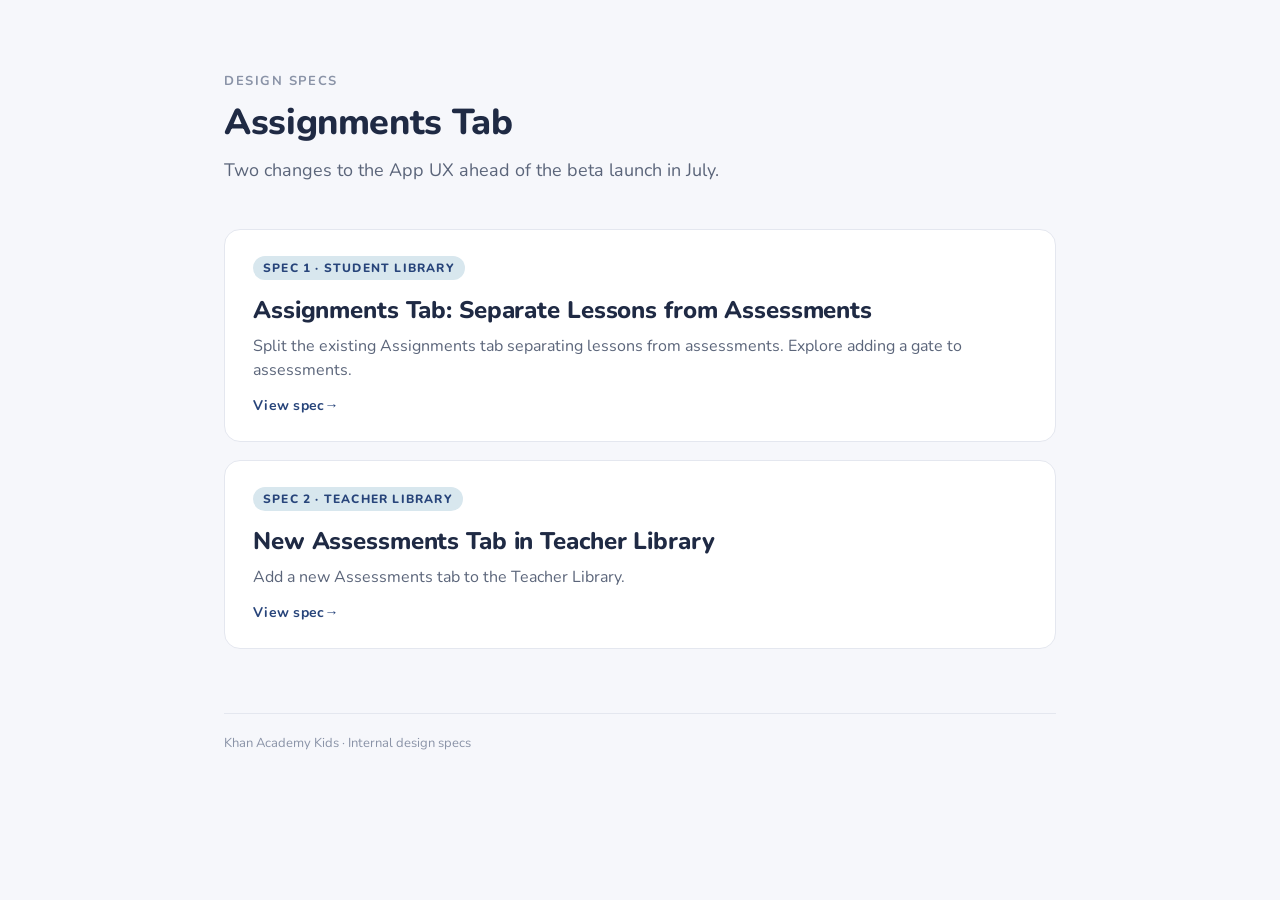
<file: AssignmentTab/index.html>
<!doctype html>
<html lang="en">
<head>
  <meta charset="utf-8">
  <meta name="viewport" content="width=device-width, initial-scale=1">
  <title>Assignments Tab — Design Specs</title>
  <style>
    /* Match the visual language of the spec pages: same off-white background,
       same Nunito-style sans-serif, same muted slate palette. */
    @import url('https://fonts.googleapis.com/css2?family=Nunito:wght@400;600;700;800&display=swap');

    :root {
      --bg:           #F6F7FB;
      --card:         #FFFFFF;
      --ink:          #1F2A44;
      --ink-soft:     #5B657A;
      --ink-mute:     #8A93A7;
      --rule:         #E4E7EF;
      --accent:       #27447A;
      --accent-soft:  #D8E7EE;
    }

    * { box-sizing: border-box; }
    html, body {
      margin: 0;
      padding: 0;
      background: var(--bg);
      color: var(--ink);
      font-family: 'Nunito', -apple-system, BlinkMacSystemFont, 'Segoe UI', Roboto, sans-serif;
      -webkit-font-smoothing: antialiased;
      text-rendering: optimizeLegibility;
    }

    main {
      max-width: 880px;
      margin: 0 auto;
      padding: 72px 24px 96px;
    }

    .eyebrow {
      font-size: 13px;
      font-weight: 700;
      letter-spacing: 0.12em;
      text-transform: uppercase;
      color: var(--ink-mute);
      margin-bottom: 12px;
    }

    h1 {
      font-size: 36px;
      font-weight: 800;
      line-height: 1.15;
      letter-spacing: -0.01em;
      margin: 0 0 14px;
    }

    .lede {
      font-size: 18px;
      line-height: 1.55;
      color: var(--ink-soft);
      margin: 0 0 8px;
      max-width: 720px;
    }

    .jira-callout {
      display: inline-flex;
      align-items: center;
      gap: 10px;
      margin-top: 22px;
      padding: 10px 16px;
      border-radius: 999px;
      background: #EEF2F8;
      border: 1px solid #D6DEEA;
      font-size: 14px;
      color: var(--ink-soft);
    }
    .jira-callout-label {
      font-weight: 700;
      color: var(--ink);
    }
    .jira-link {
      color: var(--accent);
      font-weight: 700;
      text-decoration: none;
      border-bottom: 1.5px solid rgba(39, 68, 122, 0.25);
    }
    .jira-link:hover { border-bottom-color: var(--accent); }

    .specs {
      margin-top: 44px;
      display: grid;
      grid-template-columns: 1fr;
      gap: 18px;
    }

    .spec-card {
      display: block;
      background: var(--card);
      border: 1px solid var(--rule);
      border-radius: 16px;
      padding: 26px 28px;
      text-decoration: none;
      color: inherit;
      transition: transform 0.18s ease, box-shadow 0.18s ease, border-color 0.18s ease;
    }
    .spec-card:hover {
      transform: translateY(-2px);
      box-shadow: 0 12px 28px rgba(31, 42, 68, 0.08);
      border-color: #C9D3E2;
    }

    .spec-card-tag {
      display: inline-block;
      font-size: 12px;
      font-weight: 800;
      letter-spacing: 0.1em;
      text-transform: uppercase;
      color: var(--accent);
      background: var(--accent-soft);
      padding: 4px 10px;
      border-radius: 999px;
      margin-bottom: 14px;
    }
    .spec-card-title {
      margin: 0 0 8px;
      font-size: 24px;
      font-weight: 800;
      letter-spacing: -0.005em;
      color: var(--ink);
    }
    .spec-card-title strong {
      font-weight: 800;
    }
    .spec-card-desc {
      margin: 0;
      font-size: 16px;
      line-height: 1.5;
      color: var(--ink-soft);
    }
    .spec-card-arrow {
      margin-top: 14px;
      font-size: 14px;
      font-weight: 700;
      color: var(--accent);
      letter-spacing: 0.02em;
    }
    .spec-card-arrow::after {
      content: '  →';
      transition: transform 0.18s ease;
      display: inline-block;
    }
    .spec-card:hover .spec-card-arrow::after {
      transform: translateX(3px);
    }

    footer {
      margin-top: 64px;
      padding-top: 20px;
      border-top: 1px solid var(--rule);
      font-size: 13px;
      color: var(--ink-mute);
    }
  </style>
</head>
<body>
  <main>
    <div class="eyebrow">Design Specs</div>
    <h1>Assignments Tab</h1>
    <p class="lede">
      Two changes to the App UX ahead of the beta launch in July.
    </p>

    <div class="specs">
      <a class="spec-card" href="lessons-vs-assessments.html">
        <span class="spec-card-tag">Spec 1 · Student Library</span>
        <h2 class="spec-card-title"><strong>Assignments Tab:</strong> Separate Lessons from Assessments</h2>
        <p class="spec-card-desc">
          Split the existing Assignments tab separating lessons from assessments. Explore adding a gate to assessments.
        </p>
        <div class="spec-card-arrow">View spec</div>
      </a>

      <a class="spec-card" href="teacher-library-assessments.html">
        <span class="spec-card-tag">Spec 2 · Teacher Library</span>
        <h2 class="spec-card-title"><strong>New Assessments Tab</strong> in Teacher Library</h2>
        <p class="spec-card-desc">
          Add a new Assessments tab to the Teacher Library.
        </p>
        <div class="spec-card-arrow">View spec</div>
      </a>
    </div>

    <footer>
      Khan Academy Kids · Internal design specs
    </footer>
  </main>
</body>
</html>
</file>
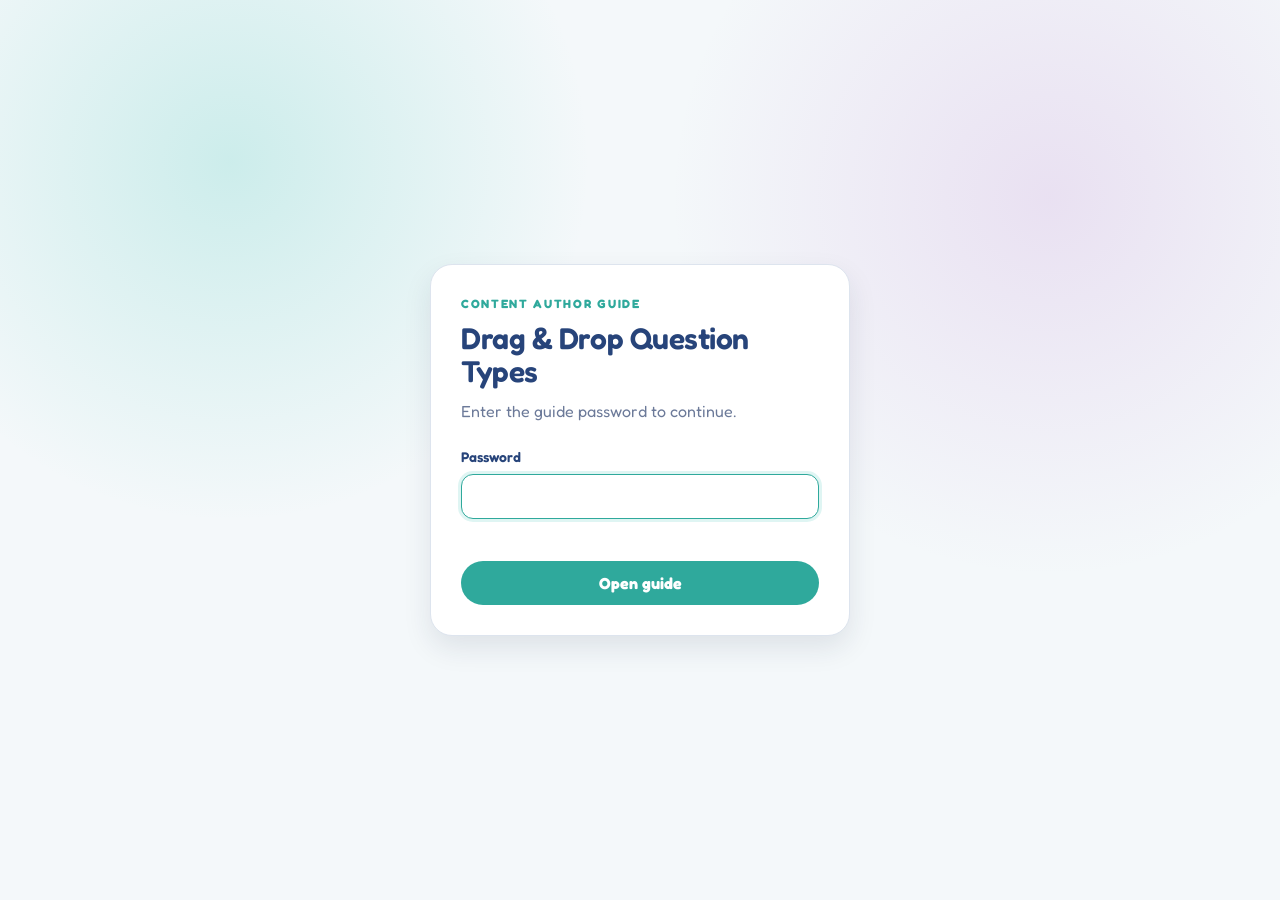
<file: DragAndDrop/index.html>
<!DOCTYPE html>
<html lang="en">
<head>
  <meta charset="UTF-8" />
  <meta name="viewport" content="width=device-width, initial-scale=1.0" />
  <title>Drag &amp; Drop Question Types — Author Guide</title>
  <link rel="stylesheet" href="assets/styles.css" />
  <script src="assets/auth.js"></script>
</head>
<body>
  <div class="topbar">
    <div class="topbar-inner">
      <a class="topbar-logo" href="index.html">Khan Kids <span>· Question Types</span></a>
      <span class="topbar-sep">/</span>
      <span class="topbar-crumb">Drag &amp; Drop</span>
    </div>
  </div>

  <header class="hero">
    <div class="eyebrow">Content Author Guide</div>
    <h1>Drag &amp; Drop Question Types</h1>
    <p class="lede">
      Choose the <code>questionType</code> that matches how items, drop slots,
      <code>Valid</code> items, and <code>Bogus</code> items behave.
    </p>
  </header>

  <!-- ===================== FAMILY 1 ===================== -->
  <section class="family">
    <div class="family-head">
      <span class="family-kicker">Family 1</span>
      <h2>Slot-Based Drags</h2>
    </div>
    <p class="family-note">
      Use these when items are dragged into one or more drop slots on the screen.
    </p>

    <div class="type-list">
      <details class="type-toggle">
        <summary>
          <span class="type-name">DDXintoA</span>
          <span class="type-summary">One drop slot group: drag the Valid item(s) into the matching drop slot.</span>
        </summary>
        <div class="type-detail">
          <p><b>Use this when</b> Valid items all belong in the same drop slot or drop slot group.</p>
          <p><b>Good for</b></p>
          <ul>
            <li>Choose the item that rhymes with a word and drag it to the drop slot.</li>
            <li>Drag all items from one category, like fruit, into the same drop slot.</li>
            <li>Drag a requested number of items into one drop slot, like one toy into a bowl.</li>
          </ul>
          <p><b>Avoid this when</b> Valid items need to be split across two drop slot groups or matched one-to-one with slots.</p>
          <div class="type-actions">
            <a href="ddxintoa.html">Open full guide</a>
          </div>
        </div>
      </details>

      <details class="type-toggle">
        <summary>
          <span class="type-name">DDXYintoAB</span>
          <span class="type-summary">Two drop slot groups: sort Valid items into A or B.</span>
        </summary>
        <div class="type-detail">
          <p><b>Use this when</b> each Valid item belongs in one of two drop slot groups.</p>
          <p><b>Good for</b></p>
          <ul>
            <li>Sort letter items by beginning sound into two character drop slots.</li>
            <li>Sort picture items into two categories, like animals that live on land vs. in water.</li>
            <li>Sort people or objects into two labeled drop slot groups.</li>
          </ul>
          <p><b>Avoid this when</b> there is only one drop slot group, or when each item needs its own specific drop slot.</p>
          <div class="type-actions">
            <a href="ddxyintoab.html">Open full guide</a>
          </div>
        </div>
      </details>

      <details class="type-toggle">
        <summary>
          <span class="type-name">DD1SlotPerItem</span>
          <span class="type-summary">One item per drop slot: match each Valid item to its drop slot.</span>
        </summary>
        <div class="type-detail">
          <p><b>Use this when</b> each drop slot can hold one item and the item-to-slot match matters.</p>
          <p><b>Good for</b></p>
          <ul>
            <li>Match uppercase letters to lowercase letters in separate drop slots.</li>
            <li>Complete a pattern where each next item has a specific drop slot.</li>
            <li>Fill only the drop slots that match a measured height or length.</li>
          </ul>
          <p><b>Avoid this when</b> any Valid item can fill any drop slot. Use <code>DDAnySlot</code> for that.</p>
          <div class="type-actions">
            <a href="dd1slotperitem.html">Open full guide</a>
          </div>
        </div>
      </details>

      <details class="type-toggle">
        <summary>
          <span class="type-name">DDAnySlot</span>
          <span class="type-summary">Any Valid item can fill any drop slot.</span>
        </summary>
        <div class="type-detail">
          <p><b>Use this when</b> the child just needs to fill the available drop slots.</p>
          <p><b>Good for</b></p>
          <ul>
            <li>Give hats to two characters when any hat can go on either character.</li>
            <li>Fill a set number of open drop slots with interchangeable items.</li>
            <li>Let the child choose from extra items when any Valid item works.</li>
          </ul>
          <p><b>Avoid this when</b> the answer depends on which item lands in which drop slot.</p>
          <div class="type-actions">
            <a href="ddanyslot.html">Open full guide</a>
          </div>
        </div>
      </details>
    </div>
  </section>

  <!-- ===================== FAMILY 2 ===================== -->
  <section class="family">
    <div class="family-head">
      <span class="family-kicker alt">Family 2</span>
      <h2>“Boxes” Drags</h2>
    </div>
    <p class="family-note">
      Use these when items are placed into a row of Boxes-style drop slots, then checked.
    </p>

    <div class="type-list">
      <details class="type-toggle">
        <summary>
          <span class="type-name">DDBoxes</span>
          <span class="type-summary">Match Valid items to specific Boxes-style drop slots, then tap to check.</span>
        </summary>
        <div class="type-detail">
          <p><b>Use this when</b> each drop slot has a specific Valid item or set of acceptable Valid items.</p>
          <p><b>Good for</b></p>
          <ul>
            <li>Copy a visual pattern into a row of drop slots.</li>
            <li>Put story pictures in order from left to right.</li>
            <li>Choose the correct sound or image item for each drop slot, then submit.</li>
          </ul>
          <p><b>Avoid this when</b> all Valid items are interchangeable, or when the only difference is that items should resize to fill the drop slot.</p>
          <div class="type-actions">
            <a href="ddboxes.html">Open full guide</a>
          </div>
        </div>
      </details>

      <details class="type-toggle">
        <summary>
          <span class="type-name">DDFillBoxes</span>
          <span class="type-summary">Like DDBoxes, but dropped items resize to fill the drop slot.</span>
        </summary>
        <div class="type-detail">
          <p><b>Use this when</b> you want DDBoxes behavior with cleaner, uniform sizing.</p>
          <p><b>Good for</b></p>
          <ul>
            <li>Drop an item onto a ruler so it lines up with the measurement marks.</li>
            <li>Place differently cropped story panels into same-size drop slots.</li>
            <li>Make image items snap neatly into frames or panels after drop.</li>
          </ul>
          <p><b>Avoid this when</b> the item should keep its original size after it is dropped.</p>
          <div class="type-actions">
            <a href="ddfillboxes.html">Open full guide</a>
          </div>
        </div>
      </details>

      <details class="type-toggle">
        <summary>
          <span class="type-name">DDAnyBoxes</span>
          <span class="type-summary">Fill the correct drop slots; item identity does not matter.</span>
        </summary>
        <div class="type-detail">
          <p><b>Use this when</b> the child decides which drop slots should be filled and which should stay empty.</p>
          <p><b>Good for</b></p>
          <ul>
            <li>Measure a character by filling the correct number of block drop slots.</li>
            <li>Show how many units tall or long something is with identical items.</li>
            <li>Fill the Valid drop slots while leaving extra Bogus drop slots empty.</li>
          </ul>
          <p><b>Avoid this when</b> each drop slot needs a specific Valid item. Use <code>DDBoxes</code> instead.</p>
          <div class="type-actions">
            <a href="ddanyboxes.html">Open full guide</a>
          </div>
        </div>
      </details>

      <details class="type-toggle">
        <summary>
          <span class="type-name">DDLetterBoxes</span>
          <span class="type-summary">Spell a word by placing text items in drop slot order.</span>
        </summary>
        <div class="type-detail">
          <p><b>Use this when</b> the answer is a word built from letter or letter-chunk items.</p>
          <p><b>Good for</b></p>
          <ul>
            <li>Spell a word by placing letter items in order.</li>
            <li>Build a word from letter chunks, like <code>h</code> + <code>er</code> + <code>d</code>.</li>
            <li>Practice blending sounds where the final answer is the ordered text items.</li>
          </ul>
          <p><b>Avoid this when</b> the child is matching image items into drop slots instead of spelling a word.</p>
          <div class="type-actions">
            <a href="ddletterboxes.html">Open full guide</a>
          </div>
        </div>
      </details>
    </div>
  </section>

  <footer>
    Khan Academy Kids · Internal content-author documentation · Drag &amp; Drop question types
  </footer>
</body>
</html>
</file>
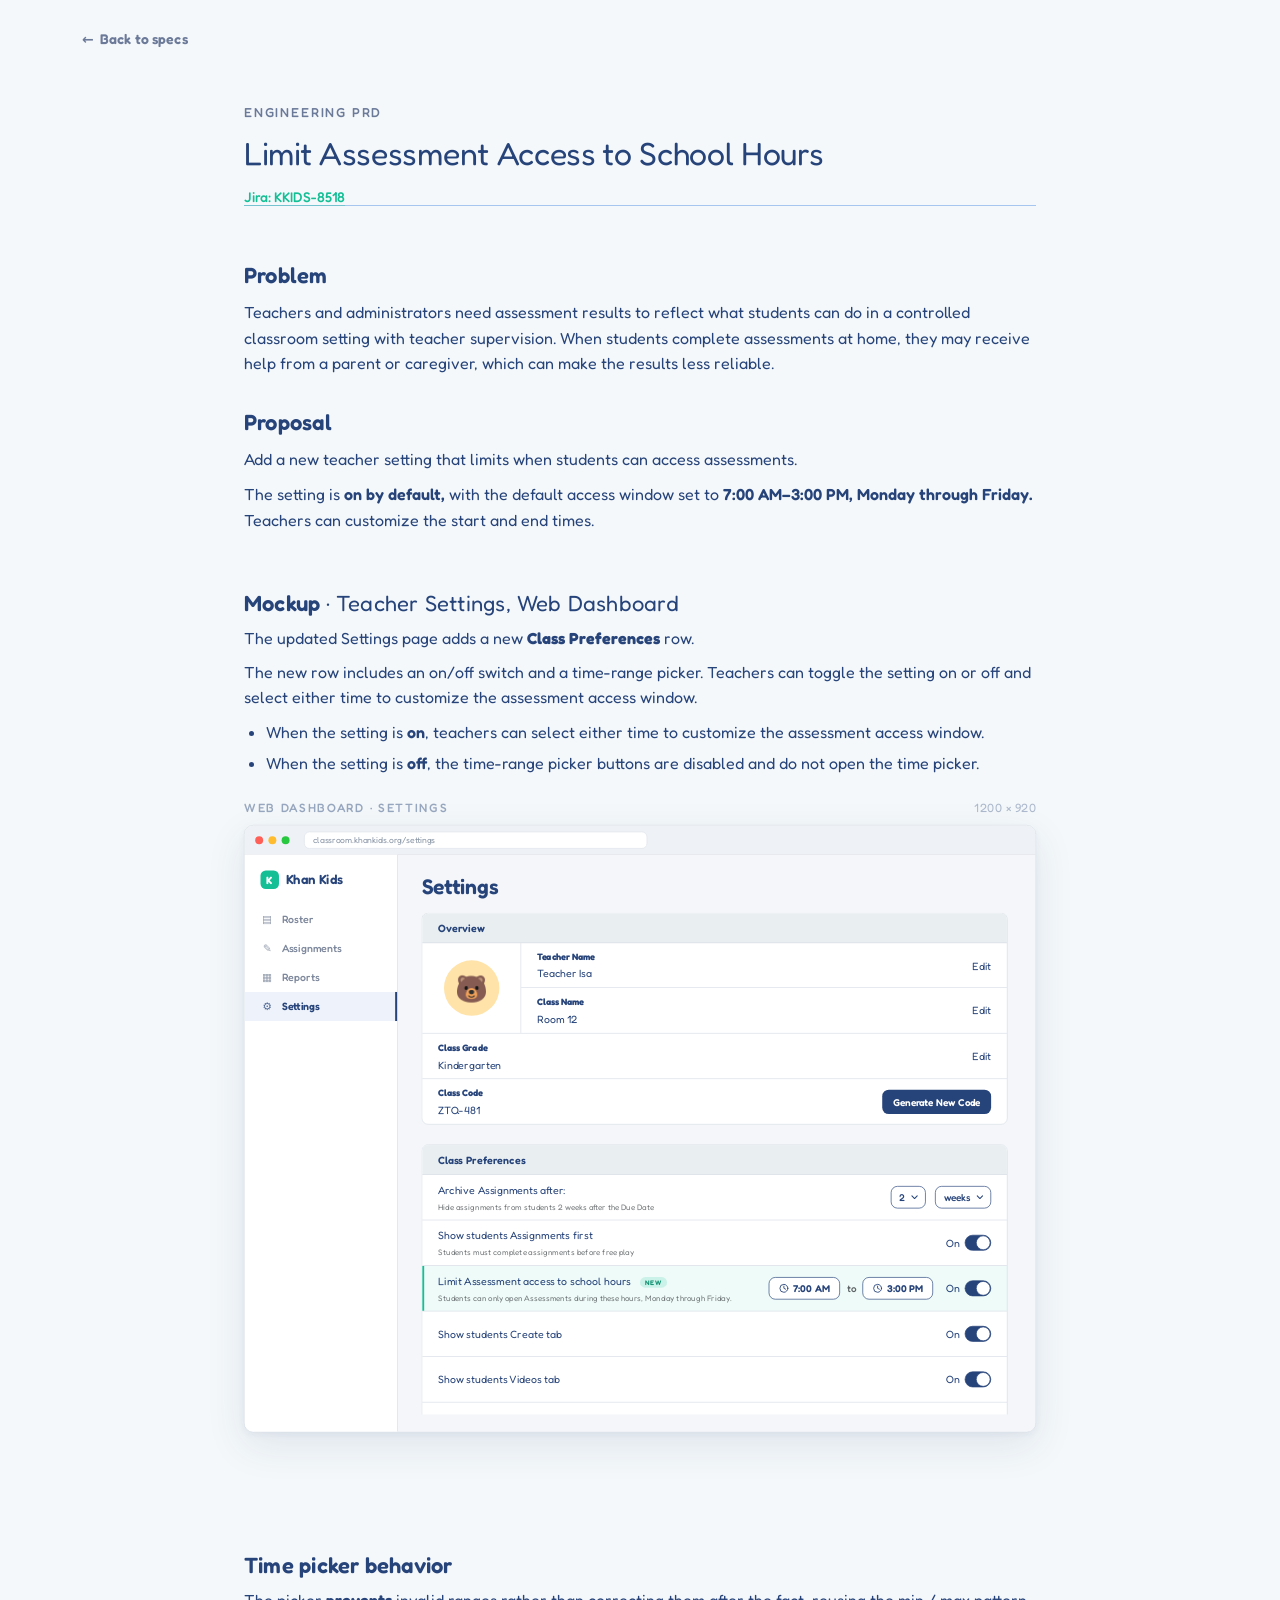
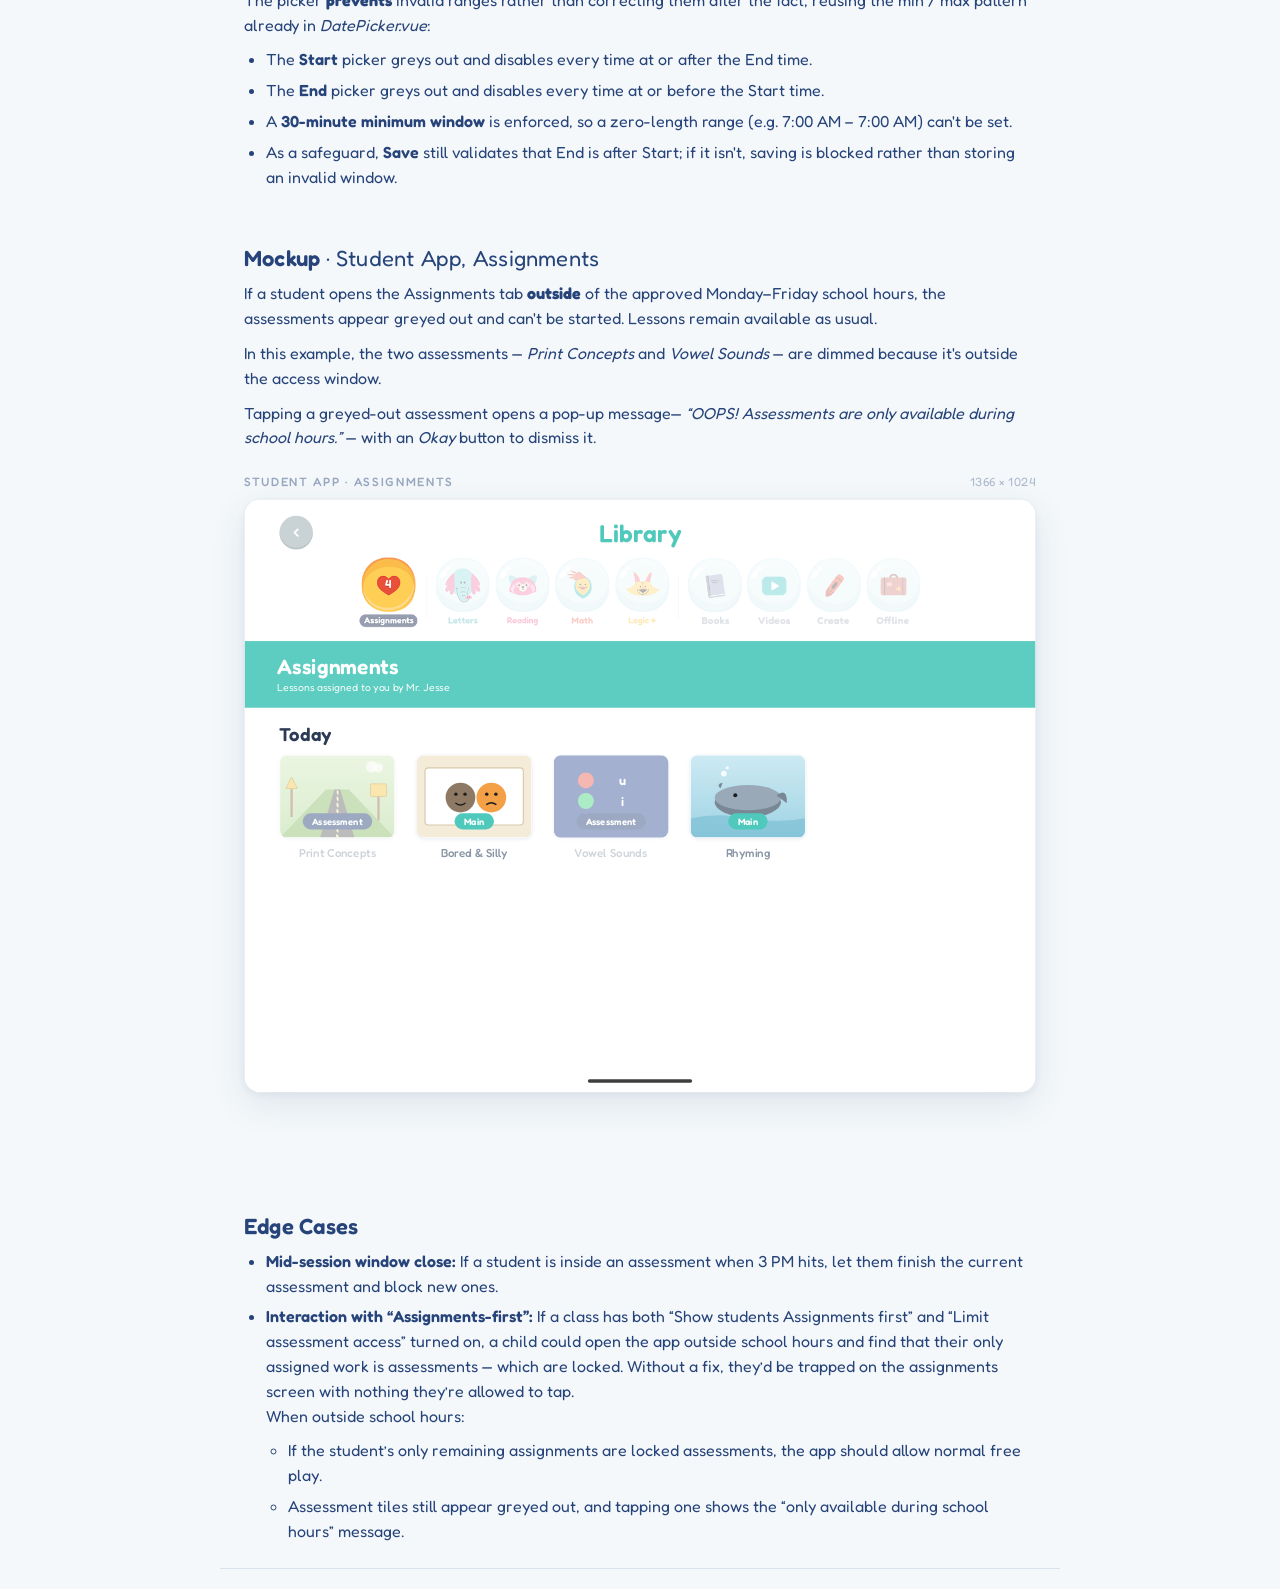
<file: AssessmentAccess/limit-assessment-access.html>
<!DOCTYPE html>
<html lang="en">
<head>
  <meta charset="UTF-8" />
  <meta name="viewport" content="width=device-width, initial-scale=1.0" />
  <title>Limit Access to Assessments Outside of School Hours</title>
  <link rel="preconnect" href="https://fonts.googleapis.com">
  <link rel="preconnect" href="https://fonts.gstatic.com" crossorigin>
  <link href="https://fonts.googleapis.com/css2?family=Fredoka:wght@400;500;600;700&display=swap" rel="stylesheet">
  <style>
    :root {
      --bg-page: #f4f8fa;
      --text-primary: #27447a;
      --text-muted: #6c7a99;
      --frame-border: #d8dde6;

      /* Web Dashboard palette (from the Vue app) */
      --navy: #27447A;
      --teal: #14BF96;
      --grey-back: #C9D3D6;
      --table-header: #E9EFF1;
      --dark-border: #d8dde6;
      --td-text: #5E6365;

      /* Khan Kids in-app palette (Student App mock) */
      --kk-teal: #4ec9bc;
      --kk-teal-banner: #5dcdc1;
      --kk-navy: #2b3a55;
      --kk-grey-back: #c9d3d6;

      --font: 'Fredoka', system-ui, -apple-system, BlinkMacSystemFont, 'Segoe UI', sans-serif;
    }

    * { box-sizing: border-box; }
    html, body { height: 100%; margin: 0; }
    body {
      font-family: var(--font);
      background: var(--bg-page);
      color: var(--text-primary);
      -webkit-font-smoothing: antialiased;
      -moz-osx-font-smoothing: grayscale;
    }

    /* ---------- Back link ---------- */
    .back-link-wrap {
      max-width: 1180px;
      margin: 28px auto 0;
      padding: 0 32px;
    }
    .back-link {
      display: inline-flex;
      align-items: center;
      gap: 6px;
      font-size: 14px;
      font-weight: 600;
      color: var(--text-muted);
      text-decoration: none;
      letter-spacing: 0.01em;
      transition: color 0.18s ease;
    }
    .back-link:hover { color: var(--text-primary); }
    .back-link::before {
      content: '←';
      font-weight: 700;
      display: inline-block;
      transition: transform 0.18s ease;
    }
    .back-link:hover::before { transform: translateX(-2px); }

    /* ---------- Page header ---------- */
    .page-header {
      max-width: 840px;
      margin: 0 auto;
      padding: 56px 24px 24px;
      text-align: left;
    }
    .eyebrow {
      font-size: 13px;
      letter-spacing: 0.14em;
      text-transform: uppercase;
      color: var(--text-muted);
      font-weight: 500;
      margin-bottom: 14px;
      text-align: left;
    }
    h1 {
      margin: 0;
      font-weight: 400;
      font-size: 32px;
      letter-spacing: -0.01em;
      color: var(--text-primary);
      line-height: 1.25;
    }
    h1 strong { font-weight: 600; }
    .jira-link {
      margin: 14px 0 0;
      font-size: 14px;
      text-align: left;
    }
    .jira-link a {
      color: var(--teal);
      font-weight: 500;
      text-decoration: none;
      border-bottom: 1px solid rgba(20, 191, 150, 0.35);
    }
    .jira-link a:hover { border-bottom-color: var(--teal); }

    /* ---------- Prose blocks (Problem / Proposal) ---------- */
    .prose {
      max-width: 840px;
      margin: 8px auto 0;
      padding: 0 24px;
    }
    .prose-title {
      margin: 32px 0 12px;
      font-weight: 600;
      font-size: 22px;
      color: var(--text-primary);
      letter-spacing: 0.01em;
      text-align: left;
    }
    .prose p {
      margin: 0 0 10px;
      color: var(--text-primary);
      font-size: 16px;
      font-weight: 400;
      line-height: 1.6;
      text-align: left;
    }
    .prose p:last-child { margin-bottom: 0; }
    .prose ul {
      margin: 0;
      padding-left: 22px;
      color: var(--text-primary);
      font-size: 16px;
      line-height: 1.6;
      text-align: left;
    }
    .prose ul li { margin-bottom: 6px; }
    .prose strong { font-weight: 600; }

    .jira-link {
      color: #1568db;
      text-decoration: none;
      border-bottom: 1px solid rgba(21, 104, 219, 0.35);
      font-weight: 500;
    }
    .jira-link:hover { border-bottom-color: #1568db; }

    /* ---------- Section heading for the mockup ---------- */
    .option-section {
      max-width: 840px;
      margin: 56px auto 16px;
      padding: 0 24px;
    }
    .option-title {
      margin: 0 0 10px;
      font-weight: 600;
      font-size: 22px;
      color: var(--text-primary);
      letter-spacing: 0.01em;
    }
    .option-title-sub { font-weight: 400; }
    .option-intro {
      margin: 0;
      font-size: 16px;
      line-height: 1.55;
      color: var(--text-primary);
    }
    .option-intro + .option-intro { margin-top: 10px; }
    .option-list {
      margin: 10px 0 0;
      padding-left: 22px;
      font-size: 16px;
      line-height: 1.55;
      color: var(--text-primary);
    }
    .option-list li { margin-bottom: 6px; }
    .option-list li:last-child { margin-bottom: 0; }
    .option-list strong { font-weight: 600; }

    /* ---------- Mock stage ---------- */
    .stage {
      display: flex;
      justify-content: center;
      align-items: flex-start;
      padding: 8px 24px 64px;
    }
    .mock-stack {
      width: 100%;
      max-width: 840px;
      margin: 0 auto;
      padding: 0 24px;
      display: flex;
      flex-direction: column;
    }
    .mock-header {
      display: flex;
      align-items: baseline;
      justify-content: space-between;
      gap: 16px;
      margin-bottom: 10px;
      padding: 0;
    }
    .mock-label {
      font-size: 12px;
      letter-spacing: 0.14em;
      text-transform: uppercase;
      color: rgba(39, 68, 122, 0.45);
      font-weight: 500;
    }
    .mock-dims {
      font-size: 12px;
      color: rgba(39, 68, 122, 0.35);
      font-weight: 400;
      letter-spacing: 0.04em;
    }
    .mock-card-wrap {
      width: 100%;
      max-width: 100%;
      display: flex;
      justify-content: center;
    }
    .mock-card {
      width: 1200px;
      height: 920px;
      flex: 0 0 1200px;
      background: #ffffff;
      border-radius: 14px;
      border: 1px solid var(--frame-border);
      box-shadow:
        0 20px 60px rgba(39, 68, 122, 0.10),
        0 4px 12px rgba(39, 68, 122, 0.05);
      overflow: hidden;
      position: relative;
      transform-origin: top center;
    }

    /* ---------- Browser chrome ---------- */
    .browser-bar {
      display: flex;
      align-items: center;
      gap: 8px;
      height: 44px;
      padding: 0 16px;
      background: #eef1f5;
      border-bottom: 1px solid var(--frame-border);
    }
    .browser-dot { width: 12px; height: 12px; border-radius: 50%; }
    .dot-red { background: #ff5f57; }
    .dot-yellow { background: #febc2e; }
    .dot-green { background: #28c840; }
    .browser-url {
      margin-left: 14px;
      flex: 1;
      max-width: 520px;
      height: 26px;
      background: #ffffff;
      border-radius: 8px;
      border: 1px solid #dfe4ec;
      display: flex;
      align-items: center;
      padding: 0 12px;
      font-size: 13px;
      color: #8a96a6;
      font-weight: 400;
    }

    /* ---------- Dashboard layout (sidebar + content) ---------- */
    .dash {
      display: flex;
      height: calc(920px - 44px);
      background: #f4f6f9;
    }
    .dash-side {
      width: 232px;
      flex: 0 0 232px;
      background: #ffffff;
      border-right: 1px solid var(--frame-border);
      padding: 24px 0;
      display: flex;
      flex-direction: column;
    }
    .dash-logo {
      padding: 0 24px 24px;
      font-weight: 600;
      font-size: 20px;
      color: var(--navy);
      display: flex;
      align-items: center;
      gap: 10px;
    }
    .dash-logo .mark {
      width: 28px; height: 28px; border-radius: 8px;
      background: var(--teal);
      display: inline-flex; align-items: center; justify-content: center;
      color: #fff; font-weight: 700; font-size: 16px;
    }
    .dash-nav-item {
      display: flex;
      align-items: center;
      gap: 12px;
      padding: 12px 24px;
      font-size: 16px;
      font-weight: 500;
      color: #7c879b;
      cursor: default;
    }
    .dash-nav-item .ic {
      width: 20px; height: 20px; opacity: 0.8;
      display: inline-flex; align-items: center; justify-content: center;
    }
    .dash-nav-item.is-active {
      color: var(--navy);
      font-weight: 600;
      background: #eef3fb;
      border-right: 3px solid var(--navy);
    }

    .dash-content {
      flex: 1;
      overflow: hidden;
      padding: 28px 36px;
      display: flex;
      flex-direction: column;
    }
    .settings-title {
      font-weight: 600;
      font-size: 32px;
      color: var(--navy);
      margin: 0 0 20px;
    }
    .settings-scroll {
      flex: 1;
      overflow-y: auto;
      overflow-x: hidden;
      padding-right: 6px;
    }

    /* ---------- Settings table (mirrors table.css + GenericTable) ---------- */
    .settings-table {
      width: 100%;
      border-collapse: separate;
      border-spacing: 0;
      border-radius: 10px;
      border: 1px solid var(--dark-border);
      overflow: hidden;
      margin-bottom: 30px;
      background: #fff;
    }
    .settings-table .tbl-header {
      background: var(--table-header);
      font-weight: 600;
      font-size: 16px;
      color: var(--navy);
      text-align: left;
      padding: 12px 24px;
      border-bottom: 1px solid var(--dark-border);
    }
    .settings-table .tbl-row {
      border-bottom: 1px solid var(--dark-border);
    }
    .settings-table .tbl-row:last-child { border-bottom: 0; }

    /* Preference row (mirrors PreferenceRow.vue) */
    .pref-row {
      display: flex;
      flex-direction: row;
      align-items: center;
      min-height: 68px;
      padding: 12px 24px;
    }
    .pref-left { display: flex; flex-direction: column; text-align: left; }
    .pref-name { font-size: 16px; color: var(--navy); }
    .pref-desc {
      margin-top: 8px;
      font-size: 12px;
      color: rgba(94, 99, 101, 0.85);
    }
    .pref-right {
      display: flex;
      flex-direction: row;
      align-items: center;
      gap: 14px;
      margin-left: auto;
    }

    /* Overview row (mirrors OverviewRow.vue) */
    .ov-area { display: flex; flex-direction: row; }
    .ov-left {
      width: 150px;
      flex: 0 0 150px;
      min-height: 136px;
      border-right: 1px solid var(--dark-border);
      display: flex;
      align-items: center;
      justify-content: center;
    }
    .ov-avatar {
      width: 84px; height: 84px; border-radius: 50%;
      background: #ffe3a9;
      display: flex; align-items: center; justify-content: center;
      font-size: 40px;
    }
    .ov-right { display: flex; flex-direction: column; flex-grow: 1; }
    .ov-row {
      display: flex; flex-direction: row; height: 68px; padding: 10px 24px;
      align-items: center;
    }
    .ov-row.bordered { border-bottom: 1px solid var(--dark-border); }
    .ov-rleft { display: flex; flex-direction: column; text-align: left; }
    .ov-name {
      margin-bottom: 8px; font-weight: 700; font-size: 14px; color: var(--navy);
    }
    .ov-value { font-size: 16px; color: var(--navy); }
    .ov-rright { margin-left: auto; display: flex; align-items: center; }
    .edit-link { font-size: 16px; color: var(--navy); text-decoration: none; cursor: pointer; }
    .edit-link:hover { text-decoration: underline; }

    /* Generate-code button (mirrors Button.vue look) */
    .dash-btn {
      font-family: var(--font);
      font-size: 15px;
      font-weight: 600;
      color: #fff;
      background: var(--navy);
      border: 0;
      border-radius: 10px;
      padding: 9px 16px;
      cursor: pointer;
    }

    /* Dropdown look (archive period) */
    .dash-dropdown {
      font-family: var(--font);
      font-size: 15px;
      font-weight: 500;
      color: var(--navy);
      background: #fff;
      border: 1px solid var(--navy);
      border-radius: 10px;
      padding: 7px 30px 7px 12px;
      height: 34px;
      cursor: pointer;
      position: relative;
      appearance: none;
      background-image: url("data:image/svg+xml,%3Csvg xmlns='http://www.w3.org/2000/svg' width='12' height='12' viewBox='0 0 12 12'%3E%3Cpath d='M2 4l4 4 4-4' stroke='%2327447A' stroke-width='1.6' fill='none' stroke-linecap='round' stroke-linejoin='round'/%3E%3C/svg%3E");
      background-repeat: no-repeat;
      background-position: right 10px center;
    }

    /* ---------- Switch (mirrors Switch.vue) ---------- */
    .kk-switch { display: flex; flex-direction: row; align-items: center; gap: 8px; }
    .kk-switch-label { font-size: 16px; color: var(--navy); user-select: none; min-width: 26px; text-align: right; }
    .kk-pill {
      display: flex; align-items: center;
      min-width: 40px; width: 40px; height: 24px;
      border-style: solid; border-width: 1px; border-radius: 12px;
      cursor: pointer; transition: background 0.15s ease;
    }
    .kk-pill.on { justify-content: flex-end; background: var(--navy); border-color: var(--navy); }
    .kk-pill.off { justify-content: flex-start; background: var(--grey-back); border-color: var(--grey-back); }
    .kk-pill-circle {
      width: 22px; height: 22px; background: #fff;
      border-style: solid; border-width: 1px; border-radius: 50%;
    }
    .kk-pill.on .kk-pill-circle { border-color: var(--navy); }
    .kk-pill.off .kk-pill-circle { border-color: var(--grey-back); }

    /* ---------- New row highlight ---------- */
    .pref-row.is-new {
      background: rgba(20, 191, 150, 0.07);
      box-shadow: inset 3px 0 0 var(--teal);
    }
    .new-badge {
      display: inline-block;
      margin-left: 10px;
      font-size: 10px;
      font-weight: 600;
      letter-spacing: 0.08em;
      text-transform: uppercase;
      color: #0f8f70;
      background: rgba(20, 191, 150, 0.16);
      border-radius: 999px;
      padding: 2px 8px;
      vertical-align: middle;
    }

    /* ---------- Time range control ---------- */
    .time-range { display: flex; align-items: center; gap: 10px; }
    .time-range.is-disabled { opacity: 0.35; pointer-events: none; }
    .time-sep { font-size: 15px; color: var(--td-text); font-weight: 500; }

    /* DateButton.vue look */
    .date-button {
      display: inline-flex;
      align-items: center;
      gap: 6px;
      background: #fff;
      border: 1px solid var(--navy);
      border-radius: 10px;
      height: 34px;
      padding: 5px 14px;
      cursor: pointer;
      font-family: var(--font);
      font-size: 15px;
      font-weight: 600;
      color: var(--navy);
    }
    .date-button .clock-icn { width: 16px; height: 16px; flex-shrink: 0; }

    /* ---------- Time picker dialog (mirrors GenericDlg + DatePicker) ---------- */
    .tp-overlay {
      position: absolute; inset: 0; z-index: 30;
      display: flex; align-items: center; justify-content: center;
    }
    .tp-overlay[hidden] { display: none; }
    .tp-backdrop { position: absolute; inset: 0; background: rgba(16, 28, 54, 0.42); }
    .tp-card {
      position: relative;
      background: #fff;
      border-radius: 18px;
      padding: 26px;
      width: 360px;
      box-shadow: 0 18px 50px rgba(0, 0, 0, 0.28);
    }
    .tp-title {
      font-weight: 600; font-size: 22px; color: var(--navy);
      margin: 0 0 20px; text-align: left;
    }
    .tp-grid {
      display: grid;
      grid-template-columns: repeat(4, 1fr);
      gap: 8px;
      max-height: 280px;
      overflow-y: auto;
      padding: 2px;
    }
    .tp-item {
      height: 38px;
      border-radius: 19px;
      display: flex; align-items: center; justify-content: center;
      font-size: 14px; font-weight: 500; color: var(--navy);
      border: 1px solid transparent;
      cursor: pointer; user-select: none;
    }
    .tp-item:hover { background: #eef3fb; }
    .tp-item.selected { color: #fff; background: var(--navy); }
    /* Out-of-range times: greyed and not tappable (mirrors disabled-date-item) */
    .tp-item.is-disabled { color: rgba(39, 68, 122, 0.30); cursor: default; }
    .tp-item.is-disabled:hover { background: transparent; }
    .tp-buttons {
      display: flex; justify-content: flex-end; align-items: center;
      gap: 24px; margin-top: 24px;
    }
    .tp-cancel {
      background: none; border: 0; cursor: pointer;
      font-family: var(--font); font-size: 16px; font-weight: 600; color: var(--navy);
    }
    .tp-ok {
      background: var(--navy); color: #fff; border: 0; cursor: pointer;
      font-family: var(--font); font-size: 16px; font-weight: 600;
      border-radius: 10px; padding: 9px 22px;
    }

    /* ================================================================ */
    /* Student App mock (iPad 1366×1024) — Assignments-First recreation */
    /* ================================================================ */
    .kk-screen {
      background: #ffffff;
      padding: 28px 56px 32px;
      position: relative;
      height: 100%;
    }
    .kk-topbar {
      display: grid;
      grid-template-columns: 1fr auto 1fr;
      align-items: center;
      padding: 0 4px 10px;
    }
    .kk-back {
      width: 58px; height: 58px; border-radius: 50%;
      background: var(--kk-grey-back);
      display: flex; align-items: center; justify-content: center;
      box-shadow: inset 0 -3px 0 rgba(0,0,0,0.08);
      justify-self: start;
    }
    .kk-back svg { width: 22px; height: 22px; color: #ffffff; }
    .kk-title {
      font-family: var(--font);
      font-weight: 600;
      color: var(--kk-teal);
      font-size: 42px;
      letter-spacing: 0.01em;
      text-shadow: 0 2px 0 rgba(0,0,0,0.03);
    }
    .kk-tabs {
      display: flex;
      align-items: flex-end;
      justify-content: center;
      gap: 8px;
      padding: 4px 0 12px;
      flex-wrap: nowrap;
    }
    .kk-tab {
      flex: 0 0 auto;
      position: relative;
      display: flex;
      justify-content: center;
    }
    .kk-tab img {
      height: 120px; width: auto; display: block;
      user-select: none; -webkit-user-drag: none;
    }
    .kk-tab.selected .kk-count {
      position: absolute;
      top: 38%; left: 50%;
      transform: translate(-50%, -50%);
      color: #ffffff;
      font-family: var(--font);
      font-weight: 600;
      font-size: 20px;
      line-height: 1;
      pointer-events: none;
      text-shadow: 0 1px 0 rgba(0,0,0,0.15);
    }
    .kk-divider {
      width: 1px; height: 74px; align-self: flex-end;
      background: #d6dee2; margin: 0 6px 14px;
    }
    .kk-tab.dim { opacity: 0.3; }
    .kk-divider.dim { opacity: 0.3; }
    .kk-banner {
      background: var(--kk-teal-banner);
      color: #ffffff;
      padding: 22px 56px 24px;
      margin: 12px -56px 0;
    }
    .kk-banner h2 { margin: 0; font-weight: 600; font-size: 36px; letter-spacing: 0.01em; }
    .kk-banner p { margin: 4px 0 0; font-weight: 400; font-size: 18px; opacity: 0.95; }
    .kk-section { padding: 26px 4px 0; }
    .kk-section-title {
      margin: 0 0 16px;
      font-weight: 600; font-size: 32px;
      color: var(--kk-navy); letter-spacing: 0.01em;
    }
    .kk-thumbs { display: flex; gap: 36px; align-items: flex-start; flex-wrap: wrap; }
    .kk-thumb { width: 200px; display: flex; flex-direction: column; align-items: center; gap: 14px; }
    .kk-thumb-card {
      width: 200px; height: 144px; border-radius: 14px;
      overflow: hidden; position: relative;
      box-shadow: 0 2px 6px rgba(39, 68, 122, 0.10);
      border: 1px solid rgba(39, 68, 122, 0.06);
    }
    .kk-thumb-card svg { display: block; width: 100%; height: 100%; }
    .kk-thumb-label { font-weight: 500; font-size: 20px; color: #8a96a6; text-align: center; }
    .kk-lesson-pill {
      position: absolute; left: 50%; bottom: 14px;
      transform: translateX(-50%);
      width: max-content; max-width: none;
      color: #ffffff; font-weight: 600; font-size: 16px;
      padding: 4px 16px; border-radius: 14px;
      letter-spacing: 0.01em; white-space: nowrap;
      text-align: center;
    }
    .kk-lesson-pill.main { background: var(--kk-teal); }
    .kk-lesson-pill.assessment { background: #0A2A66; }
    /* Locked assessments: greyed out (alpha 0.4). Tapping shows the
       "only available during school hours" message. */
    .kk-thumb.is-locked { opacity: 0.4; cursor: pointer; }
    .kk-home-indicator {
      position: absolute; bottom: 16px; left: 50%;
      transform: translateX(-50%);
      width: 180px; height: 6px;
      background: #1d1d1f; border-radius: 3px; opacity: 0.85;
    }

    /* "Assessments locked" message dialog (mirrors the in-app OOPS! box) */
    .kk-msg-overlay {
      position: absolute; inset: 0; z-index: 40;
      display: flex; align-items: center; justify-content: center;
    }
    .kk-msg-overlay[hidden] { display: none; }
    .kk-msg-backdrop { position: absolute; inset: 0; background: rgba(0, 0, 0, 0.42); }
    .kk-msg-card {
      position: relative; background: #ffffff; border-radius: 28px;
      padding: 46px 70px 40px; min-width: 520px; max-width: 640px;
      text-align: center; box-shadow: 0 20px 56px rgba(0, 0, 0, 0.32);
    }
    .kk-msg-title {
      margin: 0 0 22px; font-family: var(--font);
      font-weight: 600; font-size: 40px; color: #27447A; letter-spacing: 0.02em;
    }
    .kk-msg-body {
      margin: 0 0 32px; font-family: var(--font);
      font-weight: 500; font-size: 26px; line-height: 1.4; color: #4a6499;
    }
    .kk-msg-btn {
      font-family: var(--font); font-weight: 600; font-size: 26px; color: #ffffff;
      background: var(--kk-teal-banner); border: 0; border-radius: 999px;
      padding: 14px 60px; cursor: pointer;
      box-shadow: 0 3px 0 rgba(0, 0, 0, 0.05);
      transition: background 0.15s ease, transform 0.08s ease;
    }
    .kk-msg-btn:hover { background: #50c4b7; }
    .kk-msg-btn:active { transform: translateY(1px); }

    /* ---------- Footer ---------- */
    footer {
      max-width: 840px;
      margin: 24px auto 80px;
      padding: 20px 24px 0;
      border-top: 1px solid rgba(39, 68, 122, 0.12);
      font-size: 13px;
      color: var(--text-muted);
    }
  </style>
</head>
<body>

  <div class="back-link-wrap">
    <a class="back-link" href="../AssignmentTab/">Back to specs</a>
  </div>

  <header class="page-header">
    <div class="eyebrow">Engineering PRD</div>
    <h1>Limit Assessment Access to School Hours</h1>
    <p class="jira-link"><a href="https://duckduckmoose.atlassian.net/browse/KKIDS-8518" target="_blank" rel="noopener">Jira: KKIDS-8518</a></p>
  </header>

  <section class="prose" aria-label="Problem">
    <h2 class="prose-title">Problem</h2>
    <p>
      Teachers and administrators need assessment results to reflect what students can do in a controlled classroom setting with teacher supervision. 
      When students complete assessments at home, they may receive help from a parent or caregiver, which can make the results less reliable.
    </p>
  </section>

  <section class="prose" aria-label="Proposal">
    <h2 class="prose-title">Proposal</h2>
    <p>
      Add a new teacher setting that limits when students can access assessments.
    </p>
    <p>
      The setting is <strong>on by default,</strong> with the default access window set to
      <strong>7:00&nbsp;AM&ndash;3:00&nbsp;PM, Monday through Friday.</strong> Teachers can customize the start and end times.
    </p>
  </section>

  <!-- ================================================================ -->
  <!-- Mockup — Teacher Settings page in the Web Dashboard              -->
  <!-- ================================================================ -->
  <section class="option-section" aria-label="Mockup">
    <h2 class="option-title">Mockup <span class="option-title-sub">· Teacher Settings, Web Dashboard</span></h2>
    <p class="option-intro">
      The updated Settings page adds a new <strong>Class Preferences</strong> row.
    </p>
    <p class="option-intro">
      The new row includes an on/off switch and a time-range picker. Teachers can toggle the setting on or off
      and select either time to customize the assessment access window.
    </p>
    <ul class="option-list">
      <li>When the setting is <strong>on</strong>, teachers can select either time to customize the assessment access window.</li>
      <li>When the setting is <strong>off</strong>, the time-range picker buttons are disabled and do not open the time picker.</li>
    </ul>
  </section>

  <section class="stage">
    <div class="mock-stack">
      <div class="mock-header">
        <div class="mock-label">Web Dashboard · Settings</div>
        <div class="mock-dims">1200 × 920</div>
      </div>
      <div class="mock-card-wrap">
        <div class="mock-card" data-w="1200" data-h="920" aria-label="Recreated Teacher Settings page from the Khan Kids Web Dashboard">

          <!-- Browser chrome -->
          <div class="browser-bar">
            <span class="browser-dot dot-red"></span>
            <span class="browser-dot dot-yellow"></span>
            <span class="browser-dot dot-green"></span>
            <div class="browser-url">classroom.khankids.org/settings</div>
          </div>

          <div class="dash">
            <!-- Sidebar -->
            <nav class="dash-side">
              <div class="dash-logo"><span class="mark">K</span> Khan Kids</div>
              <div class="dash-nav-item"><span class="ic">▤</span> Roster</div>
              <div class="dash-nav-item"><span class="ic">✎</span> Assignments</div>
              <div class="dash-nav-item"><span class="ic">▦</span> Reports</div>
              <div class="dash-nav-item is-active"><span class="ic">⚙</span> Settings</div>
            </nav>

            <!-- Content -->
            <div class="dash-content">
              <h1 class="settings-title">Settings</h1>
              <div class="settings-scroll">

                <!-- Overview -->
                <div class="settings-table">
                  <div class="tbl-header">Overview</div>
                  <div class="tbl-row">
                    <div class="ov-area">
                      <div class="ov-left">
                        <div class="ov-avatar">🐻</div>
                      </div>
                      <div class="ov-right">
                        <div class="ov-row bordered">
                          <div class="ov-rleft">
                            <div class="ov-name">Teacher Name</div>
                            <div class="ov-value">Teacher Isa</div>
                          </div>
                          <div class="ov-rright"><a class="edit-link">Edit</a></div>
                        </div>
                        <div class="ov-row">
                          <div class="ov-rleft">
                            <div class="ov-name">Class Name</div>
                            <div class="ov-value">Room 12</div>
                          </div>
                          <div class="ov-rright"><a class="edit-link">Edit</a></div>
                        </div>
                      </div>
                    </div>
                  </div>
                  <div class="tbl-row">
                    <div class="ov-row">
                      <div class="ov-rleft">
                        <div class="ov-name">Class Grade</div>
                        <div class="ov-value">Kindergarten</div>
                      </div>
                      <div class="ov-rright"><a class="edit-link">Edit</a></div>
                    </div>
                  </div>
                  <div class="tbl-row">
                    <div class="ov-row">
                      <div class="ov-rleft">
                        <div class="ov-name">Class Code</div>
                        <div class="ov-value">ZTQ-481</div>
                      </div>
                      <div class="ov-rright"><button class="dash-btn">Generate New Code</button></div>
                    </div>
                  </div>
                </div>

                <!-- Class Preferences -->
                <div class="settings-table">
                  <div class="tbl-header">Class Preferences</div>

                  <div class="tbl-row">
                    <div class="pref-row">
                      <div class="pref-left">
                        <div class="pref-name">Archive Assignments after:</div>
                        <div class="pref-desc">Hide assignments from students 2 weeks after the Due Date</div>
                      </div>
                      <div class="pref-right">
                        <select class="dash-dropdown" aria-label="Archive period count">
                          <option>2</option>
                        </select>
                        <select class="dash-dropdown" aria-label="Archive period units">
                          <option>weeks</option>
                        </select>
                      </div>
                    </div>
                  </div>

                  <div class="tbl-row">
                    <div class="pref-row">
                      <div class="pref-left">
                        <div class="pref-name">Show students Assignments first</div>
                        <div class="pref-desc">Students must complete assignments before free play</div>
                      </div>
                      <div class="pref-right">
                        <div class="kk-switch" data-switch>
                          <span class="kk-switch-label">On</span>
                          <div class="kk-pill on"><div class="kk-pill-circle"></div></div>
                        </div>
                      </div>
                    </div>
                  </div>

                  <!-- ===== NEW ROW ===== -->
                  <div class="tbl-row">
                    <div class="pref-row is-new">
                      <div class="pref-left">
                        <div class="pref-name">
                          Limit Assessment access to school hours
                          <span class="new-badge">New</span>
                        </div>
                        <div class="pref-desc">Students can only open Assessments during these hours, Monday through Friday.</div>
                      </div>
                      <div class="pref-right">
                        <div class="time-range" data-time-range>
                          <button class="date-button" data-time-btn="start" type="button">
                            <svg class="clock-icn" viewBox="0 0 24 24" fill="none" stroke="#27447A" stroke-width="2" stroke-linecap="round" stroke-linejoin="round" aria-hidden="true">
                              <circle cx="12" cy="12" r="9"></circle>
                              <polyline points="12 7 12 12 16 14"></polyline>
                            </svg>
                            <span data-time-label>7:00 AM</span>
                          </button>
                          <span class="time-sep">to</span>
                          <button class="date-button" data-time-btn="end" type="button">
                            <svg class="clock-icn" viewBox="0 0 24 24" fill="none" stroke="#27447A" stroke-width="2" stroke-linecap="round" stroke-linejoin="round" aria-hidden="true">
                              <circle cx="12" cy="12" r="9"></circle>
                              <polyline points="12 7 12 12 16 14"></polyline>
                            </svg>
                            <span data-time-label>3:00 PM</span>
                          </button>
                        </div>
                        <div class="kk-switch" data-switch data-controls-times>
                          <span class="kk-switch-label">On</span>
                          <div class="kk-pill on"><div class="kk-pill-circle"></div></div>
                        </div>
                      </div>
                    </div>
                  </div>
                  <!-- ===== /NEW ROW ===== -->

                  <div class="tbl-row">
                    <div class="pref-row">
                      <div class="pref-left">
                        <div class="pref-name">Show students Create tab</div>
                      </div>
                      <div class="pref-right">
                        <div class="kk-switch" data-switch>
                          <span class="kk-switch-label">On</span>
                          <div class="kk-pill on"><div class="kk-pill-circle"></div></div>
                        </div>
                      </div>
                    </div>
                  </div>

                  <div class="tbl-row">
                    <div class="pref-row">
                      <div class="pref-left">
                        <div class="pref-name">Show students Videos tab</div>
                      </div>
                      <div class="pref-right">
                        <div class="kk-switch" data-switch>
                          <span class="kk-switch-label">On</span>
                          <div class="kk-pill on"><div class="kk-pill-circle"></div></div>
                        </div>
                      </div>
                    </div>
                  </div>

                  <div class="tbl-row">
                    <div class="pref-row">
                      <div class="pref-left">
                        <div class="pref-name">Background Music</div>
                      </div>
                      <div class="pref-right">
                        <div class="kk-switch" data-switch>
                          <span class="kk-switch-label">Off</span>
                          <div class="kk-pill off"><div class="kk-pill-circle"></div></div>
                        </div>
                      </div>
                    </div>
                  </div>
                </div>

                <!-- Teacher Preferences -->
                <div class="settings-table">
                  <div class="tbl-header">Teacher Preferences</div>
                  <div class="tbl-row">
                    <div class="pref-row">
                      <div class="pref-left">
                        <div class="pref-name">Show Full Student Names</div>
                      </div>
                      <div class="pref-right">
                        <div class="kk-switch" data-switch>
                          <span class="kk-switch-label">Off</span>
                          <div class="kk-pill off"><div class="kk-pill-circle"></div></div>
                        </div>
                      </div>
                    </div>
                  </div>
                  <div class="tbl-row">
                    <div class="pref-row">
                      <div class="pref-left">
                        <div class="pref-name">Show Lesson Standards</div>
                      </div>
                      <div class="pref-right">
                        <div class="kk-switch" data-switch>
                          <span class="kk-switch-label">On</span>
                          <div class="kk-pill on"><div class="kk-pill-circle"></div></div>
                        </div>
                      </div>
                    </div>
                  </div>
                </div>

              </div>
            </div>
          </div>

          <!-- Time picker dialog (mirrors Select Date dialog) -->
          <div class="tp-overlay" hidden data-tp-overlay>
            <div class="tp-backdrop" data-tp-cancel></div>
            <div class="tp-card" role="dialog" aria-label="Select Time">
              <h3 class="tp-title">Select Time</h3>
              <div class="tp-grid" data-tp-grid></div>
              <div class="tp-buttons">
                <button class="tp-cancel" type="button" data-tp-cancel>Cancel</button>
                <button class="tp-ok" type="button" data-tp-ok>Apply</button>
              </div>
            </div>
          </div>

        </div>
      </div>
    </div>
  </section>

  <section class="option-section" aria-label="Time picker behavior">
    <h2 class="option-title">Time picker behavior</h2>
    <p class="option-intro">
      The picker <strong>prevents</strong> invalid ranges rather than correcting them after the fact,
      reusing the min / max pattern already in <em>DatePicker.vue</em>:
    </p>
    <ul class="option-list">
      <li>The <strong>Start</strong> picker greys out and disables every time at or after the End time.</li>
      <li>The <strong>End</strong> picker greys out and disables every time at or before the Start time.</li>
      <li>A <strong>30-minute minimum window</strong> is enforced, so a zero-length range (e.g. 7:00&nbsp;AM&nbsp;&ndash;&nbsp;7:00&nbsp;AM) can't be set.</li>
      <li>As a safeguard, <strong>Save</strong> still validates that End is after Start; if it isn't, saving is blocked rather than storing an invalid window.</li>
    </ul>
  </section>

  <!-- ================================================================ -->
  <!-- Mockup — Student App, Assignments (locked assessments)           -->
  <!-- ================================================================ -->
  <section class="option-section" aria-label="Student App mockup">
    <h2 class="option-title">Mockup <span class="option-title-sub">· Student App, Assignments</span></h2>
    <p class="option-intro">
      If a student opens the Assignments tab <strong>outside</strong> of the approved Monday&ndash;Friday
      school hours, the assessments appear greyed out and can't be started. Lessons remain available as usual.
    </p>
    <p class="option-intro">
      In this example, the two assessments &mdash; <em>Print Concepts</em> and <em>Vowel Sounds</em> &mdash;
      are dimmed because it's outside the access window.
    </p>
    <p class="option-intro">
      Tapping a greyed-out assessment opens a pop-up message&mdash;
      <em>&ldquo;OOPS! Assessments are only available during school hours.&rdquo;</em> &mdash; with an
      <em>Okay</em> button to dismiss it.
    </p>
  </section>

  <section class="stage">
    <div class="mock-stack">
      <div class="mock-header">
        <div class="mock-label">Student App · Assignments</div>
        <div class="mock-dims">1366 × 1024</div>
      </div>
      <div class="mock-card-wrap">
        <div class="mock-card" data-w="1366" data-h="1024" style="width:1366px;height:1024px;flex-basis:1366px;border-radius:28px;" aria-label="Student App Assignments tab with assessments locked outside school hours">
          <div class="kk-screen">
            <!-- Top bar -->
            <div class="kk-topbar">
              <div class="kk-back" aria-hidden="true">
                <svg viewBox="0 0 24 24" fill="none" stroke="currentColor" stroke-width="3.5" stroke-linecap="round" stroke-linejoin="round">
                  <polyline points="15 6 9 12 15 18"></polyline>
                </svg>
              </div>
              <div class="kk-title">Library</div>
              <div></div>
            </div>

            <!-- Tab strip (assets served from the published design site).
                 Non-Assignments tabs are dimmed because Assignments-First mode is on. -->
            <div class="kk-tabs">
              <div class="kk-tab selected">
                <img src="https://isabelandradem.github.io/designs/AssignmentTab/assets/library_assignments_btn2@2x.png" alt="Assignments tab, selected, 4 assignments">
                <span class="kk-count" aria-hidden="true">4</span>
              </div>
              <div class="kk-divider dim" aria-hidden="true"></div>
              <div class="kk-tab dim"><img src="https://isabelandradem.github.io/designs/AssignmentTab/assets/library_ollo_btn1@2x.png" alt="Letters tab (disabled)"></div>
              <div class="kk-tab dim"><img src="https://isabelandradem.github.io/designs/AssignmentTab/assets/library_reya_btn1@2x.png" alt="Reading tab (disabled)"></div>
              <div class="kk-tab dim"><img src="https://isabelandradem.github.io/designs/AssignmentTab/assets/library_peck_btn1@2x.png" alt="Math tab (disabled)"></div>
              <div class="kk-tab dim"><img src="https://isabelandradem.github.io/designs/AssignmentTab/assets/library_sandy_btn1@2x.png" alt="Logic+ tab (disabled)"></div>
              <div class="kk-divider dim" aria-hidden="true"></div>
              <div class="kk-tab dim"><img src="https://isabelandradem.github.io/designs/AssignmentTab/assets/library_books_btn1@2x.png" alt="Books tab (disabled)"></div>
              <div class="kk-tab dim"><img src="https://isabelandradem.github.io/designs/AssignmentTab/assets/library_videos_btn1@2x.png" alt="Videos tab (disabled)"></div>
              <div class="kk-tab dim"><img src="https://isabelandradem.github.io/designs/AssignmentTab/assets/library_draw_btn1@2x.png" alt="Create tab (disabled)"></div>
              <div class="kk-tab dim"><img src="https://isabelandradem.github.io/designs/AssignmentTab/assets/library_suitcase_btn1@2x.png" alt="Offline tab (disabled)"></div>
            </div>

            <!-- Green Assignments banner -->
            <div class="kk-banner">
              <h2>Assignments</h2>
              <p>Lessons assigned to you by Mr. Jesse</p>
            </div>

            <!-- "Today" section: assessments greyed out (locked) -->
            <div class="kk-section">
              <h3 class="kk-section-title">Today</h3>
              <div class="kk-thumbs">

                <div class="kk-thumb is-locked" aria-disabled="true">
                  <div class="kk-thumb-card" aria-label="Print Concepts (locked outside school hours)">
                    <svg viewBox="0 0 200 144" xmlns="http://www.w3.org/2000/svg" aria-hidden="true">
                      <defs>
                        <linearGradient id="sky2" x1="0" x2="0" y1="0" y2="1">
                          <stop offset="0" stop-color="#cfe9b8"/>
                          <stop offset="1" stop-color="#a4d287"/>
                        </linearGradient>
                      </defs>
                      <rect width="200" height="144" fill="url(#sky2)"/>
                      <path d="M0 144 L80 60 L120 60 L200 144 Z" fill="#7fb558"/>
                      <path d="M70 144 L95 60 L105 60 L130 144 Z" fill="#5a5a5a"/>
                      <path d="M99 144 L100 60 L101 60 L101 144 Z" stroke="#fff7a8" stroke-width="2" stroke-dasharray="6 5" fill="none"/>
                      <rect x="18" y="58" width="4" height="50" fill="#8a6033"/>
                      <polygon points="10,58 30,58 20,38" fill="#f3c43a" stroke="#b88a1a" stroke-width="1.5"/>
                      <rect x="170" y="68" width="4" height="46" fill="#8a6033"/>
                      <rect x="158" y="50" width="28" height="22" rx="2" fill="#f3c43a" stroke="#b88a1a" stroke-width="1.5"/>
                      <circle cx="160" cy="20" r="10" fill="#fff" opacity="0.7"/>
                      <circle cx="172" cy="22" r="8" fill="#fff" opacity="0.7"/>
                    </svg>
                    <div class="kk-lesson-pill assessment">Assessment</div>
                  </div>
                  <div class="kk-thumb-label">Print Concepts</div>
                </div>

                <div class="kk-thumb">
                  <div class="kk-thumb-card" aria-label="Bored & Silly">
                    <svg viewBox="0 0 200 144" xmlns="http://www.w3.org/2000/svg" aria-hidden="true">
                      <rect width="200" height="144" fill="#f4ebd9"/>
                      <rect x="14" y="22" width="172" height="100" rx="6" fill="#ffffff" stroke="#d8c9a8" stroke-width="2"/>
                      <circle cx="76" cy="74" r="26" fill="#8e7a64"/>
                      <circle cx="68" cy="68" r="3" fill="#1d1d1f"/>
                      <circle cx="84" cy="68" r="3" fill="#1d1d1f"/>
                      <path d="M68 84 Q76 90 84 84" stroke="#1d1d1f" stroke-width="2.5" fill="none" stroke-linecap="round"/>
                      <circle cx="130" cy="74" r="26" fill="#f3a047"/>
                      <circle cx="122" cy="68" r="3" fill="#1d1d1f"/>
                      <circle cx="138" cy="68" r="3" fill="#1d1d1f"/>
                      <path d="M122 86 Q130 80 138 86" stroke="#1d1d1f" stroke-width="2.5" fill="none" stroke-linecap="round"/>
                    </svg>
                    <div class="kk-lesson-pill main">Main</div>
                  </div>
                  <div class="kk-thumb-label">Bored &amp; Silly</div>
                </div>

                <div class="kk-thumb is-locked" aria-disabled="true">
                  <div class="kk-thumb-card" aria-label="Vowel Sounds (locked outside school hours)">
                    <svg viewBox="0 0 200 144" xmlns="http://www.w3.org/2000/svg" aria-hidden="true">
                      <rect width="200" height="144" fill="#1b3a8a"/>
                      <circle cx="56" cy="44" r="14" fill="#e74c3c"/>
                      <circle cx="56" cy="80" r="14" fill="#2ecc71"/>
                      <circle cx="56" cy="116" r="14" fill="#3498db"/>
                      <text x="120" y="52" font-family="Fredoka, sans-serif" font-size="22" font-weight="600" fill="#ffffff" text-anchor="middle">u</text>
                      <text x="120" y="88" font-family="Fredoka, sans-serif" font-size="22" font-weight="600" fill="#ffffff" text-anchor="middle">i</text>
                      <text x="120" y="124" font-family="Fredoka, sans-serif" font-size="22" font-weight="600" fill="#ffffff" text-anchor="middle">e</text>
                    </svg>
                    <div class="kk-lesson-pill assessment">Assessment</div>
                  </div>
                  <div class="kk-thumb-label">Vowel Sounds</div>
                </div>

                <div class="kk-thumb">
                  <div class="kk-thumb-card" aria-label="Rhyming">
                    <svg viewBox="0 0 200 144" xmlns="http://www.w3.org/2000/svg" aria-hidden="true">
                      <defs>
                        <linearGradient id="ocean2" x1="0" x2="0" y1="0" y2="1">
                          <stop offset="0" stop-color="#cdeaf3"/>
                          <stop offset="1" stop-color="#9fd3e4"/>
                        </linearGradient>
                      </defs>
                      <rect width="200" height="144" fill="url(#ocean2)"/>
                      <path d="M0 110 Q50 100 100 110 T200 110 L200 144 L0 144 Z" fill="#6fb7d0" opacity="0.5"/>
                      <ellipse cx="100" cy="82" rx="58" ry="26" fill="#7a8896"/>
                      <ellipse cx="100" cy="74" rx="58" ry="22" fill="#9aa9b8"/>
                      <circle cx="78" cy="70" r="3.5" fill="#1d1d1f"/>
                      <path d="M150 70 Q170 56 168 84 Z" fill="#7a8896"/>
                      <path d="M52 58 Q44 50 56 48 Z" fill="#7a8896"/>
                      <circle cx="58" cy="32" r="5" fill="#ffffff" opacity="0.85"/>
                      <circle cx="64" cy="22" r="3" fill="#ffffff" opacity="0.85"/>
                    </svg>
                    <div class="kk-lesson-pill main">Main</div>
                  </div>
                  <div class="kk-thumb-label">Rhyming</div>
                </div>

              </div>
            </div>

            <div class="kk-home-indicator" aria-hidden="true"></div>
          </div>

          <!-- Tapping a greyed assessment explains why it's locked -->
          <div class="kk-msg-overlay" hidden data-assessment-msg>
            <div class="kk-msg-backdrop" data-msg-close></div>
            <div class="kk-msg-card" role="dialog" aria-label="OOPS!">
              <h3 class="kk-msg-title">OOPS!</h3>
              <p class="kk-msg-body">Assessments are only available during school hours.</p>
              <button class="kk-msg-btn" type="button" data-msg-close>Okay</button>
            </div>
          </div>
        </div>
      </div>
    </div>
  </section>

  <!-- ================================================================ -->
  <!-- Edge cases                                                        -->
  <!-- ================================================================ -->
  <section class="option-section" aria-label="Edge cases">
    <h2 class="option-title">Edge Cases</h2>
    <ul class="option-list">
      <li>
        <strong>Mid-session window close:</strong> If a student is inside an assessment when 3&nbsp;PM hits,
        let them finish the current assessment and block new ones.
      </li>
      <li>
        <strong>Interaction with &ldquo;Assignments-first&rdquo;:</strong> If a class has both
        &ldquo;Show students Assignments first&rdquo; and &ldquo;Limit assessment access&rdquo; turned on, a child
        could open the app outside school hours and find that their only assigned work is assessments &mdash; which
        are locked. Without a fix, they&rsquo;d be trapped on the assignments screen with nothing they&rsquo;re
        allowed to tap.
        <br>
        When outside school hours:
        <ul class="option-list">
          <li>If the student&rsquo;s only remaining assignments are locked assessments, the app should allow normal free play.</li>
          <li>Assessment tiles still appear greyed out, and tapping one shows the &ldquo;only available during school hours&rdquo; message.</li>
        </ul>
      </li>
    </ul>
  </section>

  <footer>
  </footer>

  <script>
    // Scale each mock-card to fit its wrapper, preserving the true design size.
    (function () {
      var wraps = Array.prototype.slice.call(document.querySelectorAll('.mock-card-wrap'));
      if (!wraps.length) return;
      function fit() {
        wraps.forEach(function (wrap) {
          var card = wrap.querySelector('.mock-card');
          if (!card) return;
          var w = parseFloat(card.getAttribute('data-w')) || 1200;
          var h = parseFloat(card.getAttribute('data-h')) || 920;
          var scale = Math.min(1, wrap.clientWidth / w);
          card.style.transform = 'scale(' + scale + ')';
          wrap.style.height = (h * scale) + 'px';
        });
      }
      window.addEventListener('resize', fit);
      window.addEventListener('load', fit);
      fit();
    })();

    // Switch toggle (mirrors Switch.vue). When a switch controls the time
    // pickers, disable them while off.
    (function () {
      document.querySelectorAll('[data-switch]').forEach(function (sw) {
        sw.addEventListener('click', function () {
          var pill = sw.querySelector('.kk-pill');
          var label = sw.querySelector('.kk-switch-label');
          var on = pill.classList.toggle('on');
          pill.classList.toggle('off', !on);
          if (label) label.textContent = on ? 'On' : 'Off';

          if (sw.hasAttribute('data-controls-times')) {
            var row = sw.closest('.pref-row');
            var range = row && row.querySelector('[data-time-range]');
            if (range) range.classList.toggle('is-disabled', !on);
          }
        });
      });
    })();

    // Time picker dialog (mirrors GenericDlg "Select Date" + DatePicker grid).
    (function () {
      var overlay = document.querySelector('[data-tp-overlay]');
      if (!overlay) return;
      var grid = overlay.querySelector('[data-tp-grid]');
      var activeBtn = null;
      var pendingValue = null;

      // Build half-hour time options from 5:00 AM to 8:00 PM.
      var times = [];
      for (var m = 5 * 60; m <= 20 * 60; m += 30) {
        times.push(m);
      }
      function label(mins) {
        var h = Math.floor(mins / 60);
        var mm = mins % 60;
        var ampm = h >= 12 ? 'PM' : 'AM';
        var h12 = h % 12; if (h12 === 0) h12 = 12;
        return h12 + ':' + (mm < 10 ? '0' + mm : mm) + ' ' + ampm;
      }

      // Parse a "7:00 AM" label back to minutes-since-midnight.
      function parse(lbl) {
        var m = /(\d+):(\d+)\s*(AM|PM)/i.exec(lbl);
        if (!m) return null;
        var h = parseInt(m[1], 10) % 12;
        if (/PM/i.test(m[3])) h += 12;
        return h * 60 + parseInt(m[2], 10);
      }

      var MIN_WINDOW = 30;          // end must be at least 30 min after start
      var minAllowed = -Infinity;   // constraints for the currently open picker
      var maxAllowed = Infinity;

      function render(selectedLabel) {
        grid.innerHTML = '';
        times.forEach(function (mins) {
          var lbl = label(mins);
          // Mirrors DatePicker.vue: times outside the allowed range render
          // greyed out and are not selectable, so start is always < end.
          var disabled = mins < minAllowed || mins > maxAllowed;
          var item = document.createElement('div');
          item.className = 'tp-item'
            + (lbl === selectedLabel && !disabled ? ' selected' : '')
            + (disabled ? ' is-disabled' : '');
          item.textContent = lbl;
          if (!disabled) {
            item.addEventListener('click', function () {
              pendingValue = lbl;
              grid.querySelectorAll('.tp-item').forEach(function (el) { el.classList.remove('selected'); });
              item.classList.add('selected');
            });
          }
          grid.appendChild(item);
        });
      }

      function open(btn) {
        activeBtn = btn;
        var range = btn.closest('[data-time-range]');
        var startBtn = range.querySelector('[data-time-btn="start"]');
        var endBtn = range.querySelector('[data-time-btn="end"]');
        var startMins = parse(startBtn.querySelector('[data-time-label]').textContent);
        var endMins = parse(endBtn.querySelector('[data-time-label]').textContent);

        if (btn.getAttribute('data-time-btn') === 'start') {
          minAllowed = -Infinity;
          maxAllowed = endMins - MIN_WINDOW;   // start must stay before end
        } else {
          minAllowed = startMins + MIN_WINDOW; // end must stay after start
          maxAllowed = Infinity;
        }

        var current = btn.querySelector('[data-time-label]').textContent.trim();
        pendingValue = current;
        render(current);
        overlay.hidden = false;
        var sel = grid.querySelector('.tp-item.selected') || grid.querySelector('.tp-item:not(.is-disabled)');
        if (sel) sel.scrollIntoView({ block: 'center' });
      }
      function close() { overlay.hidden = true; activeBtn = null; }

      document.querySelectorAll('[data-time-btn]').forEach(function (btn) {
        btn.addEventListener('click', function () { open(btn); });
      });
      overlay.querySelectorAll('[data-tp-cancel]').forEach(function (el) {
        el.addEventListener('click', close);
      });
      overlay.querySelector('[data-tp-ok]').addEventListener('click', function () {
        if (activeBtn && pendingValue) {
          activeBtn.querySelector('[data-time-label]').textContent = pendingValue;
        }
        close();
      });
    })();

    // Student App: tapping a greyed (locked) assessment shows the
    // "only available during school hours" message.
    (function () {
      document.querySelectorAll('.kk-msg-overlay[data-assessment-msg]').forEach(function (overlay) {
        var card = overlay.closest('.mock-card');
        if (!card) return;
        card.querySelectorAll('.kk-thumb.is-locked').forEach(function (thumb) {
          thumb.addEventListener('click', function () { overlay.hidden = false; });
        });
        overlay.querySelectorAll('[data-msg-close]').forEach(function (el) {
          el.addEventListener('click', function () { overlay.hidden = true; });
        });
      });
    })();
  </script>
</body>
</html>
</file>
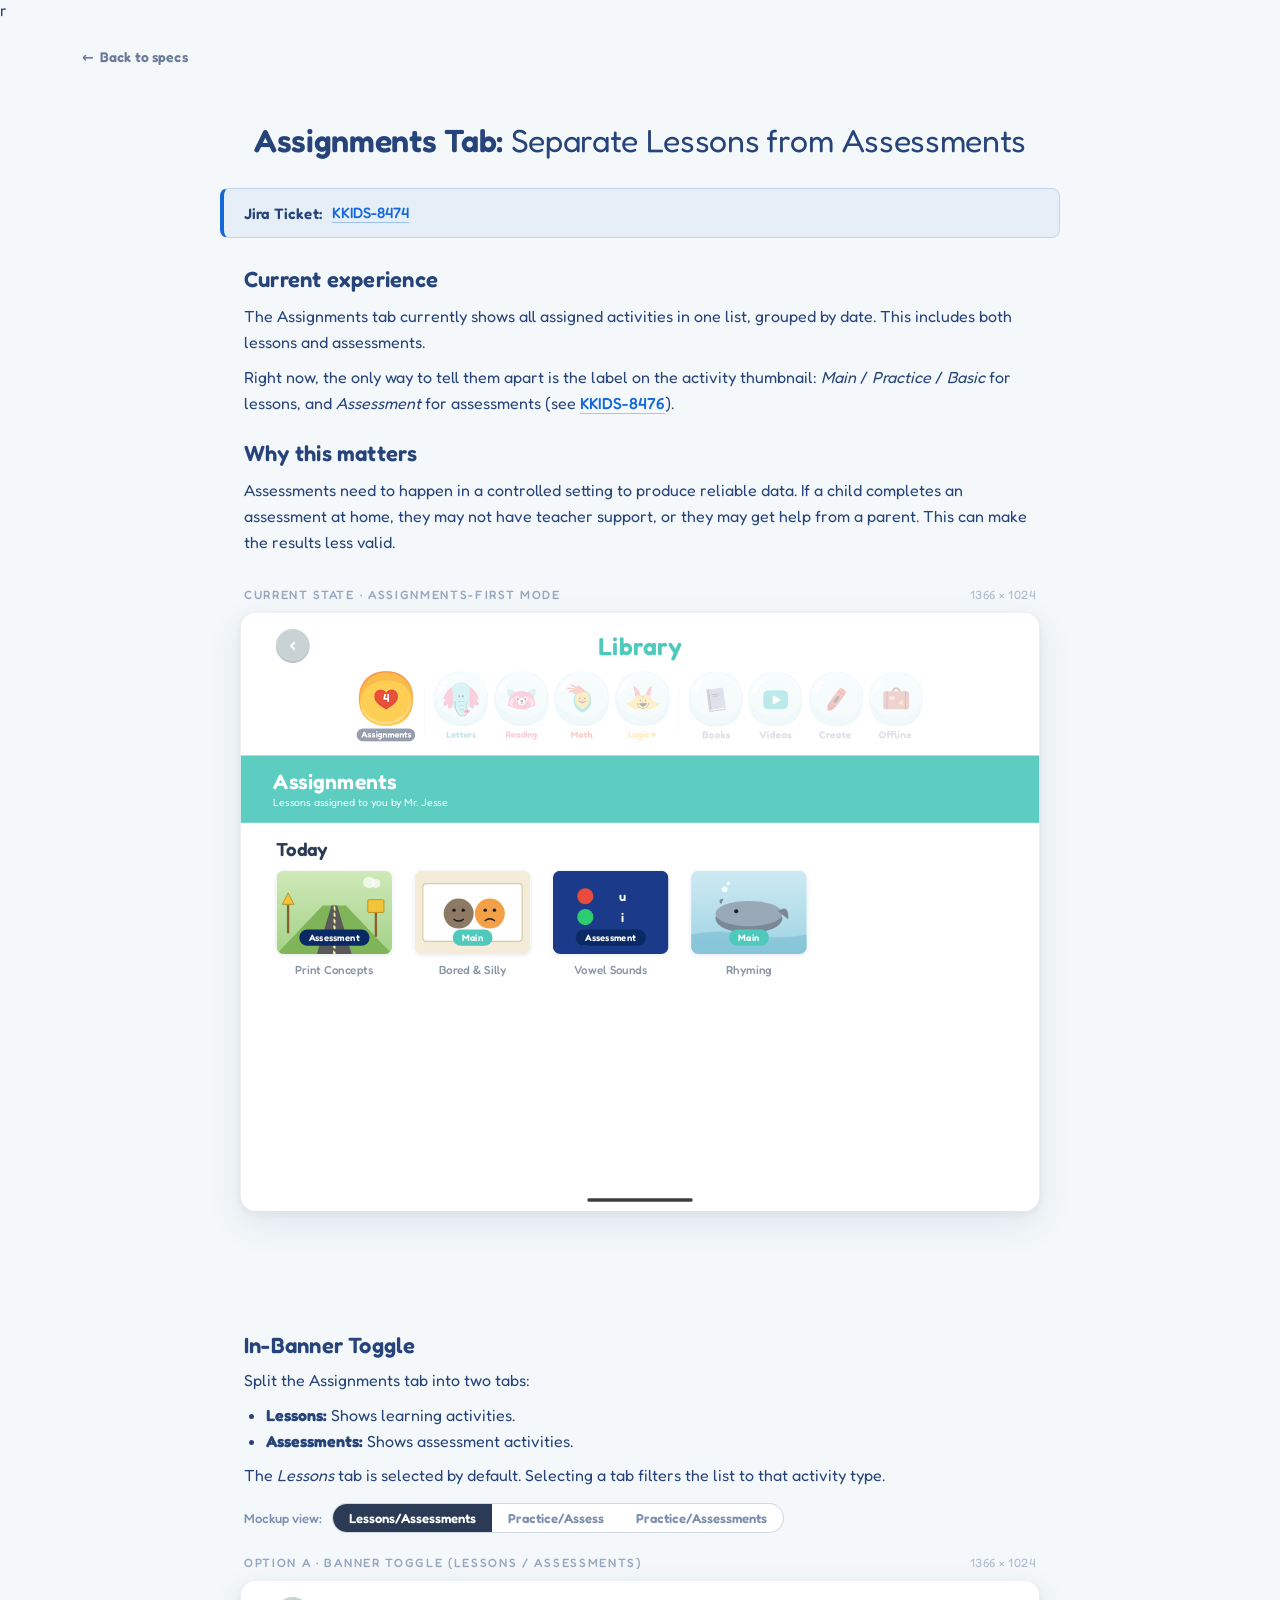
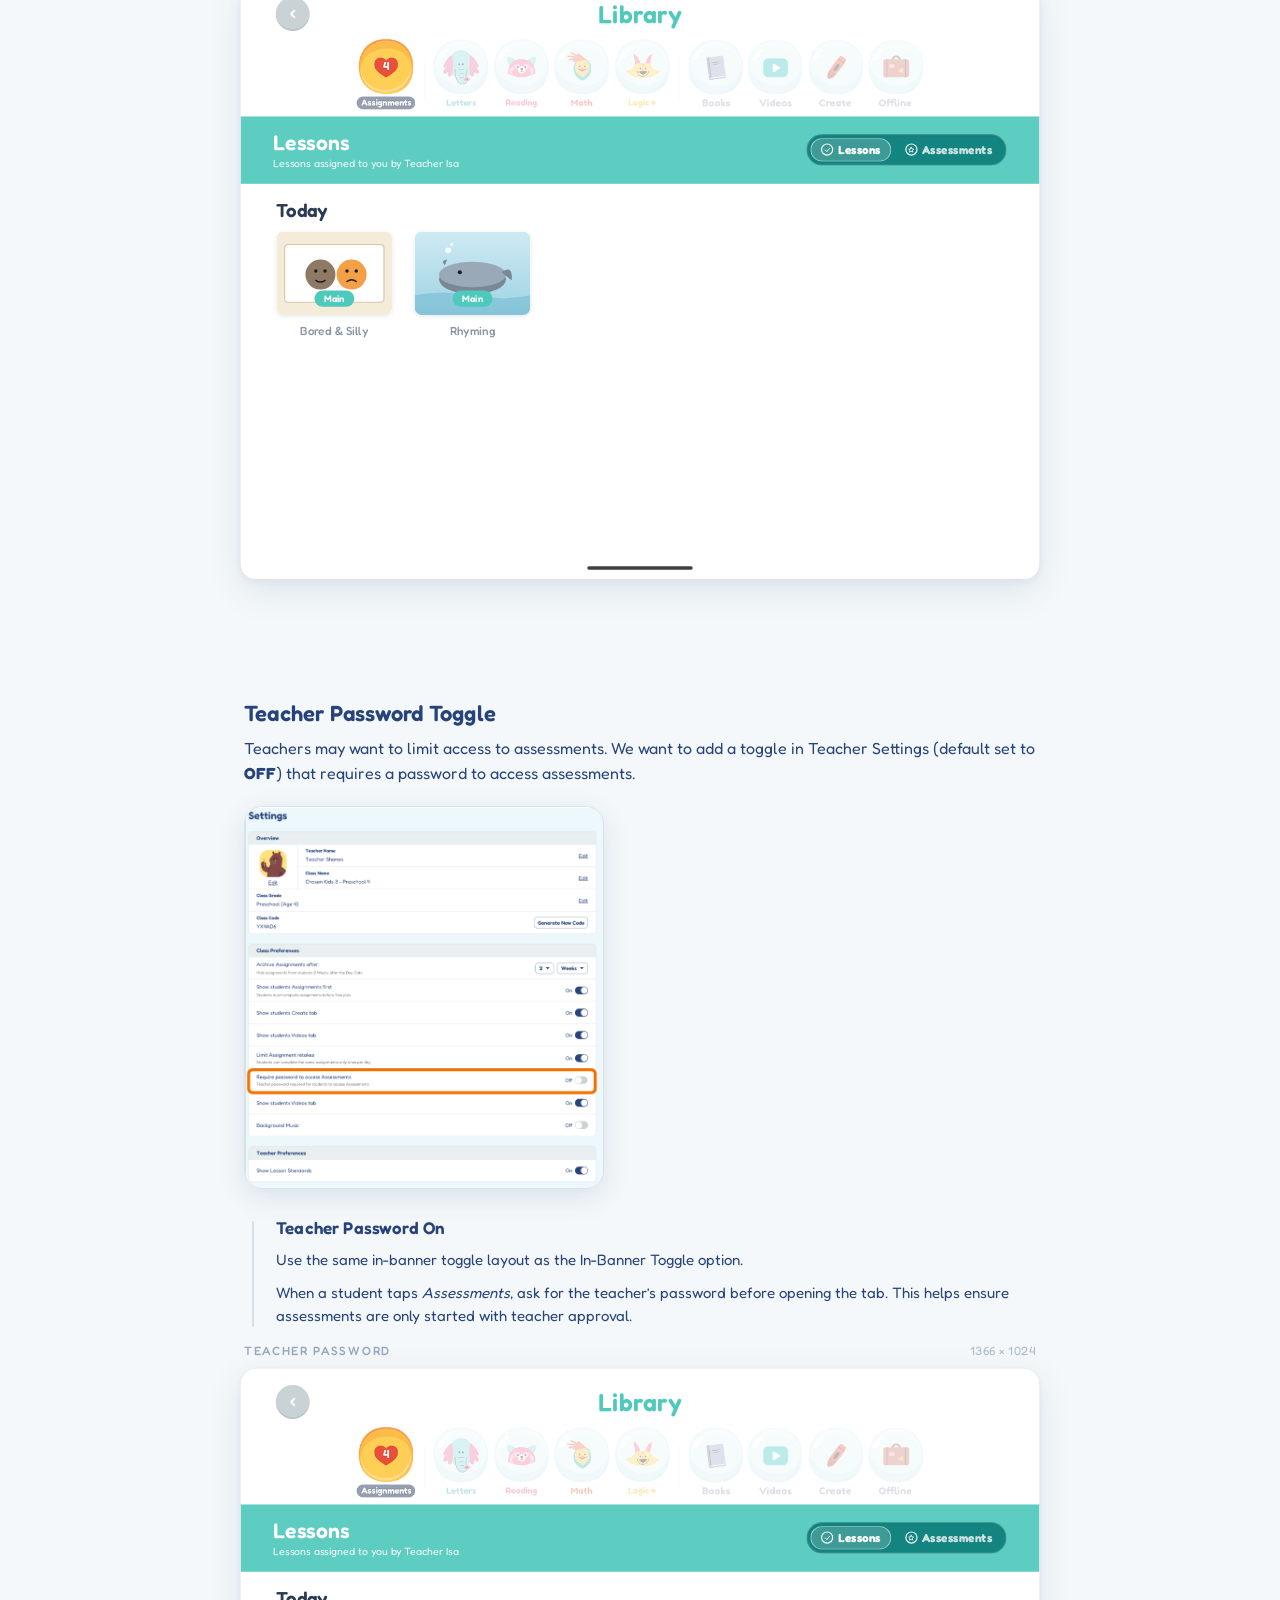
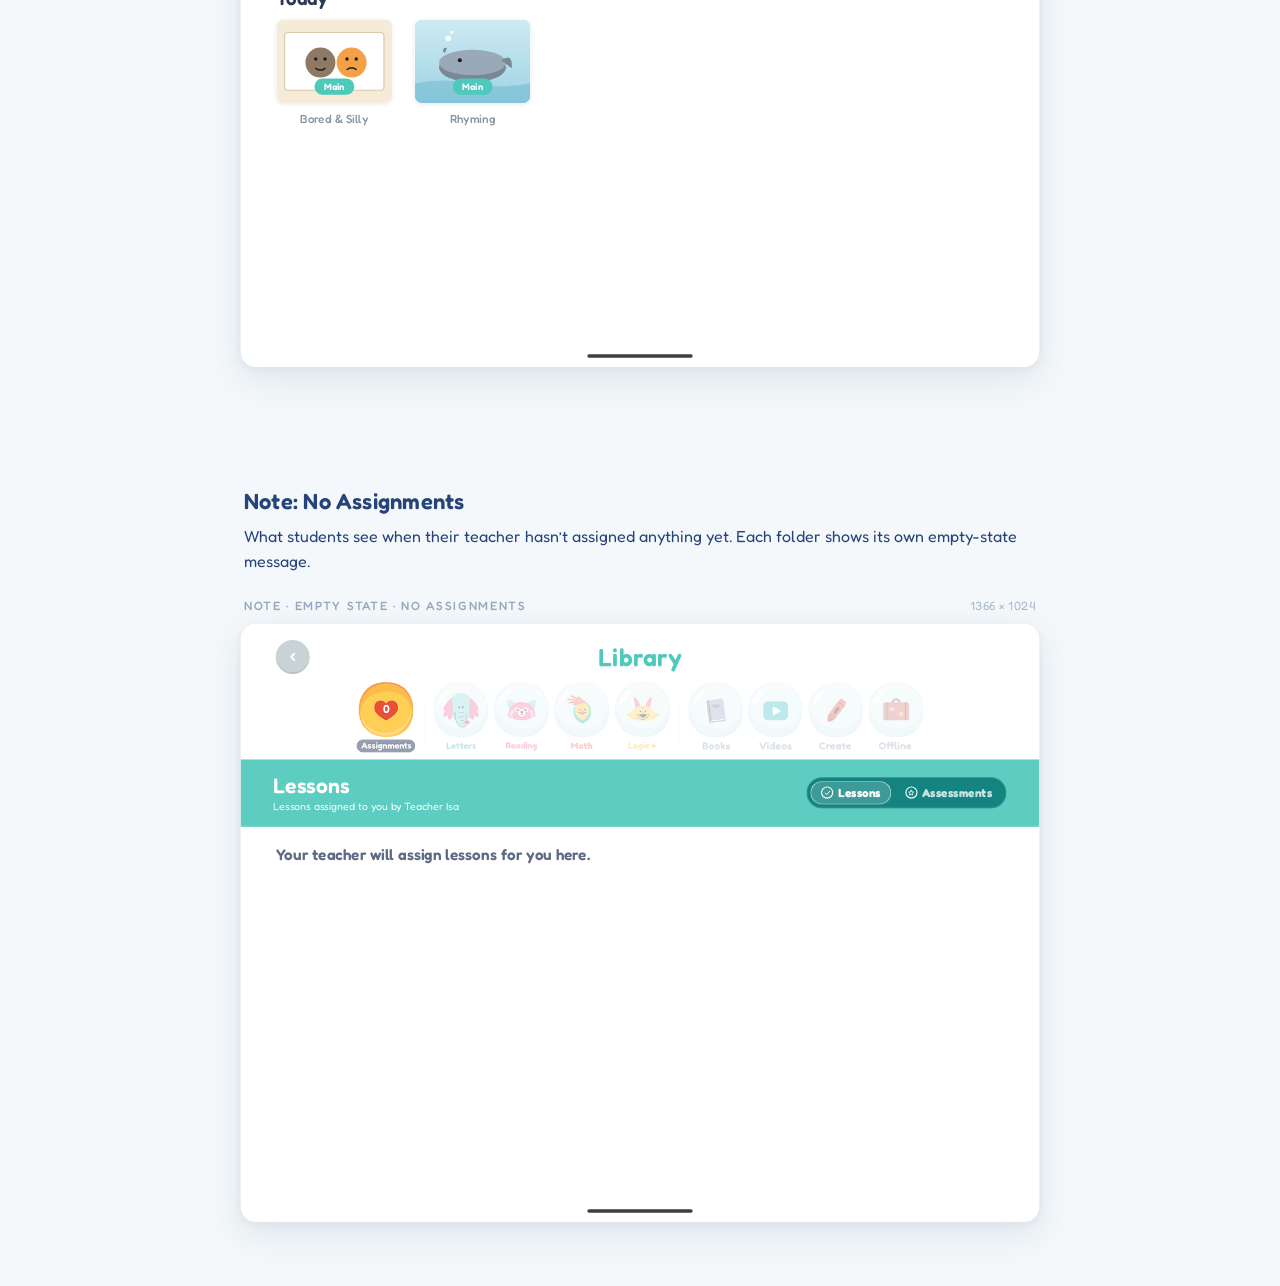
<file: AssignmentTab/lessons-vs-assessments.html>
r<!DOCTYPE html>
<html lang="en">
<head>
  <meta charset="UTF-8" />
  <meta name="viewport" content="width=device-width, initial-scale=1.0" />
  <title>Assignments Tab: Separate Lessons from Assessments</title>
  <link rel="preconnect" href="https://fonts.googleapis.com">
  <link rel="preconnect" href="https://fonts.gstatic.com" crossorigin>
  <link href="https://fonts.googleapis.com/css2?family=Fredoka:wght@400;500;600;700&display=swap" rel="stylesheet">
  <style>
    :root {
      --bg-page: #f4f8fa;
      --text-primary: #27447a;
      --text-muted: #6c7a99;
      --frame-border: #d8dde6;

      /* Khan Kids in-app palette */
      --kk-teal: #4ec9bc;
      --kk-teal-banner: #5dcdc1;
      --kk-navy: #2b3a55;
      --kk-grey-back: #c9d3d6;
      --kk-bubble-teal: #b8e5e0;
      --kk-bubble-blue: #cfe9f4;
      --kk-bubble-pink: #f5d6df;
      --kk-bubble-yellow: #fde3a9;
      --kk-bubble-purple: #e6daf4;
      --kk-assign-orange: #ffb547;
      --kk-letters: #4aa3c9;
      --kk-reading: #e85f74;
      --kk-math: #f5a623;
      --kk-logic: #b066c6;

      --font: 'Fredoka', system-ui, -apple-system, BlinkMacSystemFont, 'Segoe UI', sans-serif;
    }

    * { box-sizing: border-box; }
    html, body { height: 100%; margin: 0; }
    body {
      font-family: var(--font);
      background: var(--bg-page);
      color: var(--text-primary);
      -webkit-font-smoothing: antialiased;
      -moz-osx-font-smoothing: grayscale;
    }

    /* ---------- Back link ---------- */
    .back-link-wrap {
      max-width: 1180px;
      margin: 28px auto 0;
      padding: 0 32px;
    }
    .back-link {
      display: inline-flex;
      align-items: center;
      gap: 6px;
      font-size: 14px;
      font-weight: 600;
      color: var(--text-muted);
      text-decoration: none;
      letter-spacing: 0.01em;
      transition: color 0.18s ease;
    }
    .back-link:hover { color: var(--text-primary); }
    .back-link::before {
      content: '←';
      font-weight: 700;
      display: inline-block;
      transition: transform 0.18s ease;
    }
    .back-link:hover::before { transform: translateX(-2px); }

    /* ---------- Page header ---------- */
    .page-header {
      max-width: 1180px;
      margin: 0 auto;
      padding: 56px 32px 24px;
      text-align: center;
    }
    .eyebrow {
      font-size: 13px;
      letter-spacing: 0.14em;
      text-transform: uppercase;
      color: var(--text-muted);
      font-weight: 500;
      margin-bottom: 14px;
    }

    /* Visual divider between top-level specs. Will be easy to lift this
       second spec out into its own page later. */
    .spec-divider {
      max-width: 840px;
      margin: 96px auto 8px;
      padding: 0 24px;
      display: flex;
      align-items: center;
      gap: 14px;
      color: var(--text-muted);
      font-size: 12px;
      font-weight: 600;
      letter-spacing: 0.16em;
      text-transform: uppercase;
    }
    .spec-divider::before,
    .spec-divider::after {
      content: "";
      flex: 1;
      height: 1px;
      background: rgba(15, 41, 89, 0.14);
    }
    h1 {
      margin: 0;
      font-weight: 400;
      font-size: 32px;
      letter-spacing: -0.01em;
      color: var(--text-primary);
    }
    h1 strong { font-weight: 600; }
    /* Status Quo block (sits above the iPad mock, centered as a block,
       text left-aligned inside). Width is matched to the iPad mock so it
       reads as part of the same column. */
    .status-quo {
      max-width: 840px;
      margin: 8px auto 24px;
      padding: 0 24px;
    }
    .status-quo-title {
      margin: 0 0 12px;
      font-weight: 600;
      font-size: 22px;
      color: var(--text-primary);
      letter-spacing: 0.01em;
      text-align: left;
    }
    .status-quo p {
      margin: 0 0 10px;
      color: var(--text-primary);
      font-size: 16px;
      font-weight: 400;
      line-height: 1.6;
      text-align: left;
    }
    .status-quo p:last-child { margin-bottom: 0; }
    .status-quo ul {
      margin: 0;
      padding-left: 22px;
      color: var(--text-primary);
      font-size: 16px;
      font-weight: 400;
      line-height: 1.6;
      text-align: left;
    }
    .status-quo ul li { margin-bottom: 6px; }
    .status-quo ul li:last-child { margin-bottom: 0; }
    .jira-link {
      color: #1568db;
      text-decoration: none;
      border-bottom: 1px solid rgba(21, 104, 219, 0.35);
      font-weight: 500;
    }
    .jira-link:hover { border-bottom-color: #1568db; }

    /* Top-of-page Jira callout. Anchored to the same 840px column as
       the Status Quo / Option blocks so it reads as the spec's source. */
    .jira-callout {
      max-width: 840px;
      margin: 4px auto 28px;
      padding: 14px 20px;
      display: flex;
      align-items: center;
      gap: 10px;
      background: rgba(21, 104, 219, 0.06);
      border: 1px solid rgba(21, 104, 219, 0.18);
      border-left: 4px solid #1568db;
      border-radius: 8px;
      font-size: 15px;
      color: var(--text-primary);
    }
    .jira-callout-label {
      font-weight: 600;
      letter-spacing: 0.01em;
    }

    /* Option section heading (Option A, Option B, …) – same column rhythm
       as the Status Quo block above. */
    .option-section {
      max-width: 840px;
      margin: 56px auto 16px;
      padding: 0 24px;
    }
    .option-title {
      margin: 0 0 10px;
      font-weight: 600;
      font-size: 22px;
      color: var(--text-primary);
      letter-spacing: 0.01em;
    }
    .option-intro {
      margin: 0;
      font-size: 16px;
      line-height: 1.55;
      color: var(--text-primary);
    }
    /* When .option-intro is used as a wrapper around multiple blocks
       (paragraphs, definition lists), style the children directly so a
       single rule covers both the inline-<p> and wrapper-<div> cases. */
    .option-intro p {
      margin: 0 0 10px;
      font-size: inherit;
      line-height: inherit;
      color: inherit;
    }
    .option-intro p:last-child { margin-bottom: 0; }
    /* Tight inline bullet list used inside .option-intro (e.g. Option A) */
    .option-intro .option-bullets {
      margin: 6px 0 10px;
      padding-left: 22px;
      list-style: disc;
    }
    .option-intro .option-bullets li {
      margin: 2px 0;
      line-height: 1.5;
    }
    .option-intro .option-bullets strong { color: var(--text-primary); }

    /* Static screenshot (e.g. Teacher Settings) shown inline in an option. */
    .settings-figure {
      margin: 20px 0 0;
    }
    .settings-figure img {
      display: block;
      width: 100%;
      max-width: 360px;
      height: auto;
      border-radius: 18px;
      border: 1px solid rgba(39, 68, 122, 0.12);
      box-shadow: 0 8px 28px rgba(39, 68, 122, 0.12);
      cursor: zoom-in;
      transition: transform 0.12s ease, box-shadow 0.12s ease;
    }
    .settings-figure img:hover {
      transform: translateY(-2px);
      box-shadow: 0 12px 34px rgba(39, 68, 122, 0.18);
    }

    /* Lightbox: tap a screenshot to view it full-size. */
    .img-lightbox {
      position: fixed;
      inset: 0;
      z-index: 1000;
      display: flex;
      align-items: center;
      justify-content: center;
      padding: 40px;
      background: rgba(16, 28, 54, 0.72);
      backdrop-filter: blur(2px);
      cursor: zoom-out;
    }
    .img-lightbox[hidden] { display: none; }
    .img-lightbox img {
      max-width: 100%;
      max-height: 100%;
      width: auto;
      height: auto;
      border-radius: 14px;
      box-shadow: 0 24px 70px rgba(0, 0, 0, 0.45);
    }
    .img-lightbox-close {
      position: absolute;
      top: 22px;
      right: 26px;
      width: 44px;
      height: 44px;
      border: 0;
      border-radius: 999px;
      background: rgba(255, 255, 255, 0.92);
      color: #1b2c52;
      font-size: 26px;
      line-height: 1;
      cursor: pointer;
      display: flex;
      align-items: center;
      justify-content: center;
      box-shadow: 0 4px 14px rgba(0, 0, 0, 0.25);
    }

    /* Sub-options (e.g. Option A.1, A.2). Tighter top spacing + smaller
       headline + a subtle left rail to communicate "child of the option
       above". The iPad mock itself stays centered and the same size as
       the parent's mock, so they read as variants of the same idea. */
    .option-section.is-sub {
      margin-top: 28px;
      padding-left: 56px;
      position: relative;
    }
    .option-section.is-sub::before {
      content: "";
      position: absolute;
      left: 32px;
      top: 4px;
      bottom: 0;
      width: 2px;
      background: rgba(39, 68, 122, 0.14);
      border-radius: 1px;
    }
    .option-section.is-sub .option-title {
      font-size: 17px;
      font-weight: 600;
      color: var(--text-primary);
    }
    .option-section.is-sub .option-intro {
      font-size: 15px;
    }
    /* Tighten the stage that follows a sub-option so the mock sits closer
       to its description and reads as part of the same group. */
    .option-section.is-sub + .stage {
      padding-top: 0;
    }

    /* ---------- Folder tabs (Assignments / Assessments) ---------- */
    .kk-folder-tabs {
      display: flex;
      gap: 4px;
      padding: 14px 56px 0;
      position: relative;
      z-index: 1;
      margin-bottom: -1px; /* overlap banner by 1px so tabs visually merge */
    }
    .kk-folder-tab {
      font-family: var(--font);
      font-size: 22px;
      font-weight: 600;
      padding: 10px 32px 14px;
      min-width: 220px;
      text-align: center;
      border: 0;
      border-radius: 14px 14px 0 0;
      background: #e8edef;
      color: #8a96a6;
      cursor: pointer;
      transition: background 0.18s ease, color 0.18s ease;
      letter-spacing: 0.01em;
    }
    .kk-folder-tab:hover { color: #5b6878; }
    .kk-folder-tab.is-active { color: #ffffff; }
    /* Active-tab color matches the banner color for each folder, so the
       selected tab visually merges into the banner below it. */
    .kk-folder-tab.is-active[data-folder="lessons"]     { background: var(--kk-teal-banner); }
    .kk-folder-tab.is-active[data-folder="assessments"] { background: #0A2A66; }
    .kk-folder-tab:focus-visible {
      outline: 3px solid #1568db;
      outline-offset: -3px;
    }
    /* When folder tabs are present, the banner butts directly against them */
    .kk-screen.has-folders .kk-banner {
      margin-top: 0;
      transition: background 0.18s ease;
    }
    /* Banner color follows the active folder. */
    .kk-banner.is-assessments { background: #28447A; }

    /* Folder content panels — hidden ones use the `hidden` attribute */
    .kk-folder-panel[hidden] { display: none !important; }

    /* ---------- Filter dropdown (Option B) ----------
       A pill-shaped trigger button sits inline with the "Today" header on
       the right. Tapping it opens a small popover menu listing each
       filter option. Mirrors the grade-level dropdown that already exists
       in the Khan Kids parent / teacher view. */
    .kk-section-head {
      display: flex;
      align-items: center;
      justify-content: space-between;
      gap: 16px;
      margin-bottom: 16px;
    }
    .kk-section-head .kk-section-title { margin: 0; }

    .kk-dropdown {
      position: relative;
    }
    .kk-dropdown-trigger {
      font-family: var(--font);
      font-size: 20px;
      font-weight: 600;
      padding: 9px 18px 9px 26px;
      border-radius: 999px;
      border: 2px solid #858B99;
      background: #ffffff;
      color: #2b3a55;
      cursor: pointer;
      display: inline-flex;
      align-items: center;
      gap: 12px;
      min-width: 220px;
      justify-content: space-between;
      letter-spacing: 0.01em;
      transition: border-color 0.15s ease, color 0.15s ease;
    }
    .kk-dropdown-trigger:hover { color: #2b3a55; border-color: #6d7383; }
    .kk-dropdown-trigger:focus-visible {
      outline: 3px solid #1568db;
      outline-offset: 2px;
    }
    .kk-dropdown-trigger .chev {
      width: 16px;
      height: 16px;
      flex-shrink: 0;
      transition: transform 0.18s ease;
    }
    .kk-dropdown.is-open .kk-dropdown-trigger .chev {
      transform: rotate(180deg);
    }

    .kk-dropdown-menu {
      position: absolute;
      top: calc(100% + 10px);
      left: 0;
      min-width: 100%;
      background: #ffffff;
      border: 2px solid #858B99;
      border-radius: 18px;
      padding: 8px;
      box-shadow: 0 10px 24px rgba(39, 68, 122, 0.12);
      z-index: 15;
      display: flex;
      flex-direction: column;
      gap: 2px;
    }
    .kk-dropdown-menu[hidden] { display: none; }

    .kk-dropdown-option {
      font-family: var(--font);
      font-size: 19px;
      font-weight: 600;
      padding: 10px 28px;
      border-radius: 14px;
      border: 0;
      background: transparent;
      color: #2b3a55;
      cursor: pointer;
      text-align: center;
      letter-spacing: 0.01em;
      transition: background 0.12s ease, color 0.12s ease;
      white-space: nowrap;
    }
    .kk-dropdown-option:hover { background: #eef2f4; }
    .kk-dropdown-option.is-active {
      background: #858B99;
      color: #ffffff;
    }
    .kk-dropdown-option:focus-visible {
      outline: 3px solid #1568db;
      outline-offset: -2px;
    }

    /* Content panels driven by the filter — same hidden-toggle pattern
       used by folder tabs in Option A. */
    .kk-filter-panel[hidden] { display: none !important; }

    /* ---------- Parent-lock dialog (mirrors ParentLockDlg.cpp) ----------
       The screen is overlaid with a dimmed backdrop; a small white card
       sits centered with the "Grown-Ups Only!" title, padlock icon, and
       "Swipe X to continue" instruction. The X direction is randomized
       on each show (LEFT / RIGHT / UP / DOWN). */
    .kk-lock-overlay {
      position: absolute;
      inset: 0;
      display: flex;
      align-items: center;
      justify-content: center;
      z-index: 20;
      touch-action: none;
    }
    .kk-lock-overlay[hidden] { display: none; }

    .kk-lock-backdrop {
      position: absolute;
      inset: 0;
      background: rgba(0, 0, 0, 0.45);
    }

    .kk-lock-card {
      position: relative;
      background: #ffffff;
      border-radius: 22px;
      padding: 40px 64px 36px;
      min-width: 440px;
      max-width: 520px;
      text-align: center;
      box-shadow: 0 18px 50px rgba(0, 0, 0, 0.30), 0 2px 6px rgba(0, 0, 0, 0.10);
    }

    .kk-lock-close {
      position: absolute;
      top: -18px;
      right: -18px;
      width: 60px;
      height: 60px;
      padding: 0;
      border: 0;
      background: transparent;
      cursor: pointer;
      z-index: 1;
    }
    .kk-lock-close img {
      width: 100%;
      height: 100%;
      display: block;
      user-select: none;
      -webkit-user-drag: none;
    }

    .kk-lock-title {
      margin: 0 0 22px;
      font-family: var(--font);
      font-weight: 600;
      font-size: 28px;
      color: var(--kk-navy);
      letter-spacing: 0.01em;
    }
    .kk-lock-icon {
      width: 96px;
      height: auto;
      display: block;
      margin: 0 auto 24px;
      user-select: none;
      -webkit-user-drag: none;
    }
    .kk-lock-instruction {
      margin: 0;
      font-family: var(--font);
      font-weight: 600;
      font-size: 20px;
      color: var(--kk-navy);
      letter-spacing: 0.01em;
    }

    /* ---------- Teacher password dialog (Option A.2) ----------
       Same modal pattern as the lock dialog: dimmed backdrop + a small
       white card with an X close button. Inside: "Enter Password" title,
       teacher's email, a password field, a teal Enter button, and a
       "Forgot Password?" link. */
    .kk-pwd-overlay {
      position: absolute;
      inset: 0;
      display: flex;
      align-items: center;
      justify-content: center;
      z-index: 20;
    }
    .kk-pwd-overlay[hidden] { display: none; }

    .kk-pwd-card {
      position: relative;
      background: #ffffff;
      border-radius: 22px;
      padding: 36px 48px 32px;
      min-width: 540px;
      max-width: 600px;
      text-align: center;
      box-shadow: 0 18px 50px rgba(0, 0, 0, 0.30), 0 2px 6px rgba(0, 0, 0, 0.10);
    }

    .kk-pwd-title {
      margin: 0 0 8px;
      font-family: var(--font);
      font-weight: 600;
      font-size: 28px;
      color: var(--kk-navy);
      letter-spacing: 0.01em;
    }
    .kk-pwd-email {
      margin: 0 0 18px;
      font-family: var(--font);
      font-weight: 600;
      font-size: 18px;
      color: var(--kk-navy);
    }
    .kk-pwd-input {
      width: 100%;
      box-sizing: border-box;
      font-family: var(--font);
      font-size: 22px;
      font-weight: 500;
      color: var(--kk-navy);
      padding: 14px 22px;
      border: 1.5px solid #6b80b8;
      border-radius: 999px;
      outline: none;
      background: #ffffff;
      transition: border-color 0.15s ease, box-shadow 0.15s ease;
    }
    .kk-pwd-input::placeholder { color: #6b80b8; opacity: 0.85; }
    .kk-pwd-input:focus {
      border-color: var(--kk-navy);
      box-shadow: 0 0 0 3px rgba(43, 58, 85, 0.10);
    }
    .kk-pwd-enter {
      display: block;
      margin: 18px auto 10px;
      font-family: var(--font);
      font-weight: 600;
      font-size: 22px;
      color: #ffffff;
      background: var(--kk-teal-banner);
      border: 0;
      border-radius: 999px;
      padding: 12px 56px;
      cursor: pointer;
      box-shadow: 0 3px 0 rgba(0, 0, 0, 0.05);
      transition: transform 0.08s ease, background 0.15s ease;
    }
    .kk-pwd-enter:hover  { background: #50c4b7; }
    .kk-pwd-enter:active { transform: translateY(1px); }
    .kk-pwd-forgot {
      display: inline-block;
      margin-top: 4px;
      font-family: var(--font);
      font-weight: 500;
      font-size: 16px;
      color: #c2c7d6;
      text-decoration: none;
      cursor: pointer;
    }
    .kk-pwd-forgot:hover { color: #8a96a6; }

    /* ---------- Mock stage ---------- */
    .stage {
      display: flex;
      justify-content: center;
      align-items: flex-start;
      padding: 8px 24px 64px;
    }

    /* Wrapper that scales the fixed 1366x1024 mock down to a comfortable
       on-screen size. The mock itself stays at its true 1366×1024 px so
       screenshots match iPad Pro 12.9" exactly; only the displayed size
       is reduced via transform: scale() in the script below. */
    .mock-card-wrap {
      width: 100%;
      max-width: 800px;
      display: flex;
      justify-content: center;
    }

    /* The iPad mock — exact dimensions: 1366 × 1024 pixels */
    .mock-card {
      width: 1366px;
      height: 1024px;
      flex: 0 0 1366px;
      background: #ffffff;
      border-radius: 28px;
      border: 1px solid var(--frame-border);
      box-shadow:
        0 20px 60px rgba(39, 68, 122, 0.10),
        0 4px 12px rgba(39, 68, 122, 0.05);
      overflow: hidden;
      position: relative;
      transform-origin: top center;
    }

    /* Header row that sits ABOVE the iPad mock, holding the caption
       (e.g. "Option A · Folder tabs") on the left and the device
       dimensions on the right. Width matches the visible iPad mock. */
    .mock-stack {
      width: 100%;
      max-width: 800px;
      margin: 0 auto;
      display: flex;
      flex-direction: column;
    }
    .mock-header {
      display: flex;
      align-items: baseline;
      justify-content: space-between;
      gap: 16px;
      margin-bottom: 10px;
      padding: 0 4px;
    }
    .mock-label {
      font-size: 12px;
      letter-spacing: 0.14em;
      text-transform: uppercase;
      color: rgba(39, 68, 122, 0.45);
      font-weight: 500;
    }
    .mock-dims {
      font-size: 12px;
      color: rgba(39, 68, 122, 0.35);
      font-weight: 400;
      letter-spacing: 0.04em;
    }
    .stage[hidden] { display: none !important; }

    /* Outside-of-mockup toggle for Option A variants */
    .option-a-view-toggle-wrap {
      max-width: 800px;
      margin: 0 auto 14px;
      padding: 0 4px;
      display: flex;
      align-items: center;
      gap: 10px;
      color: rgba(39, 68, 122, 0.58);
      font-size: 13px;
      font-weight: 500;
    }
    .option-a-view-toggle {
      display: inline-flex;
      border-radius: 999px;
      border: 1.5px solid rgba(39, 68, 122, 0.22);
      overflow: hidden;
      background: #ffffff;
    }
    .option-a-view-toggle button {
      border: 0;
      background: transparent;
      color: rgba(39, 68, 122, 0.6);
      padding: 6px 16px;
      font-family: var(--font);
      font-size: 13px;
      font-weight: 600;
      cursor: pointer;
      transition: background 0.15s ease, color 0.15s ease;
    }
    .option-a-view-toggle button.is-active {
      background: var(--kk-navy);
      color: #ffffff;
    }
    .option-a-view-toggle button:not(.is-active):hover {
      background: rgba(39, 68, 122, 0.08);
      color: var(--kk-navy);
    }

    /* ---------- Toggle placed inside Option A teal banner ---------- */
    .kk-banner.has-toggle {
      display: flex;
      flex-direction: row;
      align-items: center;
      justify-content: space-between;
      gap: 24px;
    }
    .kk-banner-copy { flex-shrink: 0; }
    .kk-banner-spacer { display: none; }
    .kk-banner.has-toggle .kk-banner-mid-toggle { margin-left: auto; }
    .kk-banner-mid-toggle {
      display: inline-flex;
      align-items: center;
      gap: 6px;
      padding: 5px;
      border-radius: 999px;
      background: rgba(15, 128, 124, 0.95);
      border: 2px solid rgba(255, 255, 255, 0.16);
      box-shadow: inset 0 2px 2px rgba(0, 0, 0, 0.08);
      transition: background 0.18s ease;
    }
    /* Toggle turns blue to match the navy banner when Assessments is active. */
    .kk-banner.is-assessments .kk-banner-mid-toggle {
      background: rgba(20, 52, 110, 0.95);
    }
    .kk-banner-mid-btn {
      border: 0;
      border-radius: 999px;
      padding: 8px 18px;
      font-family: var(--font);
      font-size: 20px;
      font-weight: 700;
      letter-spacing: 0.01em;
      background: transparent;
      color: rgba(255, 255, 255, 0.78);
      display: inline-flex;
      align-items: center;
      gap: 8px;
      pointer-events: auto;
      cursor: pointer;
      transition: background 0.14s ease, color 0.14s ease, box-shadow 0.14s ease;
    }
    .kk-banner-mid-btn.is-active {
      background: rgba(255, 255, 255, 0.18);
      color: #ffffff;
      box-shadow: inset 0 0 0 1.5px rgba(255, 255, 255, 0.55);
    }
    .kk-banner-mid-icon {
      width: 21px;
      height: 21px;
      border: 2px solid rgba(255, 255, 255, 0.95);
      border-radius: 999px;
      display: inline-flex;
      align-items: center;
      justify-content: center;
      flex-shrink: 0;
    }
    .kk-banner-mid-icon svg {
      width: 12px;
      height: 12px;
      display: block;
      stroke: #ffffff;
      fill: none;
      stroke-width: 2.2;
      stroke-linecap: round;
      stroke-linejoin: round;
    }
    .kk-banner-mid-icon.is-star svg {
      fill: none;
      stroke-width: 1.9;
    }

    /* ---------- Assignments tab recreation (scaled for 1366×1024) ----------
       Vertical proportions tuned to match the real app screenshot:
       back button + Library title + bubble strip should occupy ~22% of the
       screen height, not 33%. */
    .kk-screen {
      background: #ffffff;
      padding: 28px 56px 32px;
      position: relative;
      height: 100%;
    }

    /* Top bar: back button + Library title */
    .kk-topbar {
      display: grid;
      grid-template-columns: 1fr auto 1fr;
      align-items: center;
      padding: 0 4px 10px;
    }
    .kk-back {
      width: 58px;
      height: 58px;
      border-radius: 50%;
      background: var(--kk-grey-back);
      display: flex;
      align-items: center;
      justify-content: center;
      box-shadow: inset 0 -3px 0 rgba(0,0,0,0.08);
      justify-self: start;
    }
    .kk-back svg { width: 22px; height: 22px; color: #ffffff; }

    .kk-title {
      font-family: var(--font);
      font-weight: 600;
      color: var(--kk-teal);
      font-size: 42px;
      letter-spacing: 0.01em;
      text-shadow: 0 2px 0 rgba(0,0,0,0.03);
    }

    /* Tab strip — uses real PNG assets from the app's Nav/ folder.
       We size by HEIGHT (not width) so every tab's bubble center and label
       baseline line up, even though library_assignments_btn2 has a wider
       native aspect ratio (100×116) than the other tabs (92×116). */
    .kk-tabs {
      display: flex;
      align-items: flex-end;
      justify-content: center;
      gap: 8px;
      padding: 4px 0 12px;
      flex-wrap: nowrap;
    }
    .kk-tab {
      flex: 0 0 auto;
      position: relative;
      display: flex;
      justify-content: center;
    }
    .kk-tab img {
      height: 120px;
      width: auto;
      display: block;
      user-select: none;
      -webkit-user-drag: none;
    }

    /* Assignment count overlaid on the selected Assignments heart.
       The PNG is 100x116. The orange bubble fills the top ~100px and the
       "Assignments" pill sits in the bottom ~16px. The heart sits inside
       the bubble centered around y≈48px native ≈ 41% of total height,
       but the visual mass of a heart sits in its upper lobes, so we nudge
       the number up a couple more percent so it looks optically centered. */
    .kk-tab.selected .kk-count {
      position: absolute;
      top: 38%;
      left: 50%;
      transform: translate(-50%, -50%);
      color: #ffffff;
      font-family: var(--font);
      font-weight: 600;
      font-size: 20px;
      line-height: 1;
      pointer-events: none;
      text-shadow: 0 1px 0 rgba(0,0,0,0.15);
    }

    /* Thin vertical divider between tab groups.
       The screenshot shows a divider on BOTH sides of the Assignments tab:
       one between Assignments | Letters, and one between Logic+ | Books. */
    .kk-divider {
      width: 1px;
      height: 74px;
      align-self: flex-end;
      background: #d6dee2;
      margin: 0 6px 14px;
    }

    /* "Assignments First" mode dims every non-Assignments tab to 30% alpha.
       The exact value comes from MainApp::Consts::DisabledAlpha = 0.3 in
       LibraryPage.cpp when ClassMgr::showAssignmentsFirst() is true. */
    .kk-tab.dim { opacity: 0.3; }
    .kk-divider.dim { opacity: 0.3; }

    /* Assignments banner */
    .kk-banner {
      background: var(--kk-teal-banner);
      color: #ffffff;
      padding: 22px 56px 24px;
      margin: 12px -56px 0;
    }
    .kk-banner h2 {
      margin: 0;
      font-weight: 600;
      font-size: 36px;
      letter-spacing: 0.01em;
    }
    .kk-banner p {
      margin: 4px 0 0;
      font-weight: 400;
      font-size: 18px;
      opacity: 0.95;
    }

    /* Assignments list (grouped by due date) */
    .kk-section {
      padding: 26px 4px 0;
    }
    .kk-section-title {
      margin: 0 0 16px;
      font-weight: 600;
      font-size: 32px;
      color: var(--kk-navy);
      letter-spacing: 0.01em;
    }
    .kk-thumbs {
      display: flex;
      gap: 36px;
      align-items: flex-start;
      flex-wrap: wrap;
    }
    /* display:flex above otherwise overrides the hidden attribute on
       toggle panels, so force-hide them when hidden. */
    .kk-thumbs[hidden] { display: none !important; }
    /* Empty-state copy used when a folder has no activities yet
       (e.g. "Note: No Assignments" mock). Sits flush near the top of the
       content area, mirroring the in-app empty state. */
    .kk-empty {
      padding: 4px 0 0;
      font-family: var(--font);
      font-weight: 600;
      font-size: 26px;
      line-height: 1.35;
      color: #5e6b85;
      letter-spacing: 0.005em;
    }
    .kk-thumb {
      width: 200px;
      display: flex;
      flex-direction: column;
      align-items: center;
      gap: 14px;
    }
    .kk-thumb-card {
      width: 200px;
      height: 144px;
      border-radius: 14px;
      overflow: hidden;
      position: relative;
      box-shadow: 0 2px 6px rgba(39, 68, 122, 0.10);
      border: 1px solid rgba(39, 68, 122, 0.06);
    }
    .kk-thumb-card svg { display: block; width: 100%; height: 100%; }
    .kk-thumb-label {
      font-weight: 500;
      font-size: 20px;
      color: #8a96a6;
      text-align: center;
    }
    /* Lesson-type pill overlaid on some thumbs.
       Teal "Main" pill marks core lessons; dark-blue "Assessment" pill
       marks assessment lessons (#0A2A66). */
    .kk-pill {
      position: absolute;
      left: 50%;
      bottom: 14px;
      transform: translateX(-50%);
      color: #ffffff;
      font-weight: 600;
      font-size: 16px;
      padding: 4px 16px;
      border-radius: 14px;
      letter-spacing: 0.01em;
      white-space: nowrap;
    }
    .kk-pill.main       { background: var(--kk-teal); }
    .kk-pill.assessment { background: #0A2A66; }

    /* iPad-style home indicator */
    .kk-home-indicator {
      position: absolute;
      bottom: 16px;
      left: 50%;
      transform: translateX(-50%);
      width: 180px;
      height: 6px;
      background: #1d1d1f;
      border-radius: 3px;
      opacity: 0.85;
    }

    /* ======================================================== */
    /* Teacher Library mockup (Spec 2) — `.tl-*` prefix          */
    /* Calibrated against the simulator screenshot.              */
    /* ======================================================== */
    .tl-screen {
      background: #ffffff;
      position: relative;
      height: 100%;
      display: flex;
      flex-direction: column;
    }

    /* Top bar: class block (left) · logo (center) · actions (right).
       Items align to top so Switch User / Add Class pin to the top edge;
       the logo is explicitly re-centered. */
    .tl-topbar {
      display: grid;
      grid-template-columns: 1fr auto 1fr;
      align-items: start;
      padding: 18px 28px 16px;
    }
    .tl-class {
      display: flex;
      align-items: center;
      gap: 18px;
    }
    .tl-class-avatar {
      width: 88px;
      height: 88px;
      border-radius: 18px;
      object-fit: cover;
      background: #efe4d2;
    }
    .tl-class-info { display: flex; flex-direction: column; gap: 6px; }
    .tl-class-name {
      font-size: 18px;
      font-weight: 700;
      color: #27447A;
      line-height: 1.15;
    }
    .tl-settings { height: 22px; width: auto; opacity: 0.85; align-self: flex-start; }
    .tl-logo {
      height: 64px;
      width: auto;
      display: block;
      margin: 0 auto;
      align-self: center;
    }
    .tl-actions {
      display: flex;
      flex-direction: column;
      align-items: flex-end;
      gap: 10px;
      padding-top: 4px;
    }
    .tl-actions img { height: 24px; width: auto; opacity: 0.85; }

    /* Bubble tabs: 9 tabs with dividers between section groups.
       Centered horizontally to match the app. */
    .tl-tabs {
      display: flex;
      align-items: flex-end;
      justify-content: center;
      gap: 18px;
      padding: 16px 40px 22px;
    }
    .tl-tab {
      display: flex;
      align-items: flex-end;
      justify-content: center;
    }
    .tl-tab img {
      height: 110px;
      width: auto;
      display: block;
    }
    .tl-divider {
      width: 1px;
      height: 66px;
      background: rgba(0, 0, 0, 0.12);
      margin: 0 6px;
      align-self: center;
    }

    /* Custom bubble used for the proposed Assessments tab (Spec 2).
       Matches the visual style of the existing pale-aqua nav bubbles
       (Books, Videos, Assignments) with a small solid navy star inside,
       sitting in the same way the red heart sits in the Assignments bubble.
       Dimensions are tuned to match Books/Videos exactly: 91px circle, ~111px
       total tab height, fixed container width so the label has room. */
    /* Dimensions tuned to match the Books/Videos PNG tabs (110px tall),
       so the bubble centerline + label baseline align across the row. */
    .tl-tab-new {
      display: flex;
      flex-direction: column;
      align-items: center;
      gap: 8px;
      width: 110px;
    }
    .tl-tab-new-bubble {
      width: 78px;
      height: 78px;
      border-radius: 50%;
      background:
        radial-gradient(circle at 30% 26%, rgba(255,255,255,0.9) 0%, rgba(255,255,255,0) 32%),
        radial-gradient(circle at 50% 50%, #d8eef3 0%, #b9dde7 100%);
      border: 1.5px solid #9fcdd6;
      display: flex;
      align-items: center;
      justify-content: center;
      box-shadow: inset 0 -2px 4px rgba(70, 120, 138, 0.18);
    }
    /* Star icon — uses the navy rounded star PNG directly. */
    .tl-tab-new-star {
      width: 42px;
      height: 42px;
      background: url('assets/star_rounded.png') center / contain no-repeat;
    }
    .tl-tab-new-label {
      font-size: 15px;
      font-weight: 700;
      color: #8A93A7;
      letter-spacing: 0.01em;
      text-align: center;
      white-space: nowrap;
      padding: 3px 12px;        /* matches the pill geometry of selected state */
      border-radius: 14px;
      transition: color 0.18s ease, background 0.18s ease;
    }

    /* Selected (tapped) state for the Assessments bubble — yellow highlight
       matching the look of `libraryteacher_students_btn2`. */
    .tl-tab-new.is-selected .tl-tab-new-bubble {
      background:
        radial-gradient(circle at 30% 26%, rgba(255, 255, 255, 0.35) 0%, rgba(255, 255, 255, 0) 36%),
        radial-gradient(circle at 50% 50%, #F4C334 0%, #E5AC1F 100%);
      border-color: #B4870F;
      box-shadow:
        inset 0 -3px 6px rgba(140, 95, 0, 0.22),
        inset 0 2px 3px rgba(255, 220, 100, 0.5);
    }
    .tl-tab-new.is-selected .tl-tab-new-label {
      color: #ffffff;
      background: #979EB0;
    }

    /* Interactive cursor inside the proposal mockup */
    .mock-card[data-tl-interactive] .tl-tab,
    .mock-card[data-tl-interactive] .tl-tab-new {
      cursor: pointer;
    }

    /* Dark navy banner: title · class reports · delete student.
       Padded so the title left-aligns with the student grid column 1, and
       Delete Student lives inside the layout rather than hugging the edge. */
    .tl-banner {
      background: #27447A;
      color: #ffffff;
      padding: 24px 100px;
      display: grid;
      grid-template-columns: 1fr auto 1fr;
      align-items: center;
      gap: 24px;
    }
    .tl-banner-left h2 {
      margin: 0;
      font-size: 44px;
      font-weight: 700;
      letter-spacing: 0.01em;
      line-height: 1.1;
    }
    .tl-banner-left p {
      margin: 4px 0 0;
      font-size: 20px;
      opacity: 0.92;
      font-weight: 400;
    }
    .tl-banner-center { justify-self: center; }
    .tl-banner-center img {
      height: 60px;
      width: auto;
      display: block;
    }
    .tl-banner-right { justify-self: end; }
    .tl-banner-right img {
      height: 46px;
      width: auto;
      display: block;
      opacity: 0.95;
    }

    /* Student grid: 3 columns, tight rows. Padding matches the banner so
       the column 1 avatar aligns under the "Students" title. */
    .tl-students {
      flex: 1;
      padding: 22px 100px 20px;
      display: grid;
      grid-template-columns: repeat(3, 1fr);
      gap: 14px 40px;
      align-content: start;
    }
    .tl-student {
      display: flex;
      align-items: center;
      gap: 14px;
      font-size: 22px;
      font-weight: 700;
      color: #27447A;
    }
    .tl-student img {
      width: 74px;
      height: 74px;
      border-radius: 50%;
      object-fit: cover;
      flex-shrink: 0;
      background: #d8e7ee;
    }
    .tl-student.is-add .tl-add-icon {
      width: 64px;
      height: 64px;
      border-radius: 50%;
      background: #27447A;
      color: #ffffff;
      display: flex;
      align-items: center;
      justify-content: center;
      font-size: 34px;
      font-weight: 600;
      line-height: 1;
      padding-bottom: 3px;
      margin-left: 5px; /* nudges plus-circle to align with student avatars */
    }

    /* Floating Student Learning Path button at bottom — large and lifted. */
    .tl-preview {
      position: absolute;
      bottom: 82px;
      left: 50%;
      transform: translateX(-50%);
      filter: drop-shadow(0 6px 14px rgba(0, 0, 0, 0.10));
    }
    .tl-preview img {
      height: 95px;
      width: auto;
      display: block;
    }

    /* Wider home indicator just for the teacher-library mockups. */
    .tl-screen .kk-home-indicator {
      width: 280px;
      bottom: 14px;
    }

    /* ---------------------------------------------------------------
       Assessments tab content — shown when the new Assessments bubble
       is selected. Lays out two assessment categories with rows of
       thumbnails, modeled on the in-app library Math/Reading sections.
       --------------------------------------------------------------- */
    .tl-content-assessments {
      flex: 1;
      padding: 6px 80px 30px;
      background: #f3f5f8;
      display: flex;
      flex-direction: column;
      gap: 20px;
      overflow: hidden;
      position: relative;
    }
    /* Float the grade dropdown into the top-right corner so it doesn't
       consume its own row and the first section can start at the top. */
    .tl-assess-header {
      position: absolute;
      top: 10px;
      right: 80px;
      z-index: 2;
    }
    .tl-assess-grade {
      display: inline-flex;
      align-items: center;
      gap: 12px;
      background: #ffffff;
      border: 1.5px solid #c9d0db;
      border-radius: 999px;
      padding: 9px 24px;
      font-size: 20px;
      font-weight: 700;
      color: #6b7488;
      box-shadow: 0 1px 2px rgba(0,0,0,0.04);
    }
    .tl-assess-grade::after {
      content: '';
      width: 0;
      height: 0;
      border-left: 6px solid transparent;
      border-right: 6px solid transparent;
      border-top: 7px solid #6b7488;
    }
    .tl-assess-section {
      display: flex;
      flex-direction: column;
    }
    .tl-assess-eyebrow {
      font-size: 18px;
      font-weight: 700;
      color: #C3C5CD;
      letter-spacing: 0.02em;
      margin-bottom: 2px;
    }
    .tl-assess-title {
      margin: 0 0 16px 0;
      font-size: 34px;
      font-weight: 700;
      color: #7b8497;
      letter-spacing: -0.005em;
    }
    .tl-assess-row {
      display: flex;
      gap: 24px;
      align-items: flex-start;
    }
    .tl-thumb {
      display: flex;
      flex-direction: column;
      align-items: stretch;
      width: 220px;
      flex: 0 0 220px;
      text-decoration: none;
    }
    .tl-thumb-img {
      position: relative;
      width: 220px;
      height: 150px;
      border-radius: 16px;
      overflow: hidden;
      box-shadow: 0 2px 6px rgba(0,0,0,0.08);
      background: #d8e7ee;
    }
    .tl-thumb-img img {
      width: 100%;
      height: 100%;
      object-fit: cover;
      display: block;
    }
    .tl-thumb-label {
      margin-top: 10px;
      font-size: 18px;
      font-weight: 400;
      color: #6b7488;
      text-align: center;
      letter-spacing: -0.005em;
    }
  </style>
</head>
<body>

  <div class="back-link-wrap">
    <a class="back-link" href="./">Back to specs</a>
  </div>

  <header class="page-header">
    <h1><strong>Assignments Tab:</strong> Separate Lessons from Assessments</h1>
  </header>

  <aside class="jira-callout" aria-label="Source Jira ticket">
    <span class="jira-callout-label">Jira Ticket:</span>
    <a class="jira-link" href="https://duckduckmoose.atlassian.net/browse/KKIDS-8479" target="_blank" rel="noopener">KKIDS-8474</a>
  </aside>

  <section class="status-quo" aria-label="Current experience">
    <h2 class="status-quo-title">Current experience</h2>
    <p>
      The Assignments tab currently shows all assigned activities in one list, grouped by date. This includes both lessons and assessments.
    </p>
    <p>
      Right now, the only way to tell them apart is the label on the activity thumbnail: <em>Main</em> / <em>Practice</em> / <em>Basic</em> for lessons, and <em>Assessment</em> for assessments (see <a class="jira-link" href="https://duckduckmoose.atlassian.net/browse/KKIDS-8476" target="_blank" rel="noopener">KKIDS-8476</a>).
    </p>
  </section>

  <section class="status-quo" aria-label="Why this matters">
    <h2 class="status-quo-title">Why this matters</h2>
    <p>
      Assessments need to happen in a controlled setting to produce reliable data. If a child completes an assessment at home, they may not have teacher support, or they may get help from a parent. This can make the results less valid.
    </p>
  </section>

  <section class="stage">
    <div class="mock-stack">
    <div class="mock-header">
      <div class="mock-label">Current state · Assignments-First mode</div>
      <div class="mock-dims">1366 × 1024</div>
    </div>
    <div class="mock-card-wrap" id="mockWrap">
    <div class="mock-card" id="mockCard" aria-label="Recreated Assignments tab from Khan Academy Kids">
      <div class="kk-screen">
        <!-- Top bar -->
        <div class="kk-topbar">
          <div class="kk-back" aria-hidden="true">
            <svg viewBox="0 0 24 24" fill="none" stroke="currentColor" stroke-width="3.5" stroke-linecap="round" stroke-linejoin="round">
              <polyline points="15 6 9 12 15 18"></polyline>
            </svg>
          </div>
          <div class="kk-title">Library</div>
          <div></div>
        </div>

        <!-- Tab strip (real PNGs from kkids/KinBoxK/Resources New/Nav/).
             Non-Assignments tabs are dimmed because Assignments-First mode is on. -->
        <div class="kk-tabs">
          <div class="kk-tab selected">
            <img src="assets/library_assignments_btn2@2x.png" alt="Assignments tab, selected, 4 assignments">
            <span class="kk-count" aria-hidden="true">4</span>
          </div>

          <div class="kk-divider dim" aria-hidden="true"></div>

          <div class="kk-tab dim">
            <img src="assets/library_ollo_btn1@2x.png" alt="Letters tab (disabled)">
          </div>
          <div class="kk-tab dim">
            <img src="assets/library_reya_btn1@2x.png" alt="Reading tab (disabled)">
          </div>
          <div class="kk-tab dim">
            <img src="assets/library_peck_btn1@2x.png" alt="Math tab (disabled)">
          </div>
          <div class="kk-tab dim">
            <img src="assets/library_sandy_btn1@2x.png" alt="Logic+ tab (disabled)">
          </div>

          <div class="kk-divider dim" aria-hidden="true"></div>

          <div class="kk-tab dim">
            <img src="assets/library_books_btn1@2x.png" alt="Books tab (disabled)">
          </div>
          <div class="kk-tab dim">
            <img src="assets/library_videos_btn1@2x.png" alt="Videos tab (disabled)">
          </div>
          <div class="kk-tab dim">
            <img src="assets/library_draw_btn1@2x.png" alt="Create tab (disabled)">
          </div>
          <div class="kk-tab dim">
            <img src="assets/library_suitcase_btn1@2x.png" alt="Offline tab (disabled)">
          </div>
        </div>

        <!-- Green Assignments banner -->
        <div class="kk-banner">
          <h2>Assignments</h2>
          <p>Lessons assigned to you by Mr. Jesse</p>
        </div>

        <!-- "Today" section: all 4 assigned activities grouped under one date -->
        <div class="kk-section">
          <h3 class="kk-section-title">Today</h3>
          <div class="kk-thumbs">

            <div class="kk-thumb">
              <div class="kk-thumb-card" aria-label="Print Concepts">
                <svg viewBox="0 0 200 144" xmlns="http://www.w3.org/2000/svg" aria-hidden="true">
                  <defs>
                    <linearGradient id="sky" x1="0" x2="0" y1="0" y2="1">
                      <stop offset="0" stop-color="#cfe9b8"/>
                      <stop offset="1" stop-color="#a4d287"/>
                    </linearGradient>
                  </defs>
                  <rect width="200" height="144" fill="url(#sky)"/>
                  <path d="M0 144 L80 60 L120 60 L200 144 Z" fill="#7fb558"/>
                  <path d="M70 144 L95 60 L105 60 L130 144 Z" fill="#5a5a5a"/>
                  <path d="M99 144 L100 60 L101 60 L101 144 Z" stroke="#fff7a8" stroke-width="2" stroke-dasharray="6 5" fill="none"/>
                  <rect x="18" y="58" width="4" height="50" fill="#8a6033"/>
                  <polygon points="10,58 30,58 20,38" fill="#f3c43a" stroke="#b88a1a" stroke-width="1.5"/>
                  <rect x="170" y="68" width="4" height="46" fill="#8a6033"/>
                  <rect x="158" y="50" width="28" height="22" rx="2" fill="#f3c43a" stroke="#b88a1a" stroke-width="1.5"/>
                  <circle cx="160" cy="20" r="10" fill="#fff" opacity="0.7"/>
                  <circle cx="172" cy="22" r="8" fill="#fff" opacity="0.7"/>
                </svg>
                <div class="kk-pill assessment">Assessment</div>
              </div>
              <div class="kk-thumb-label">Print Concepts</div>
            </div>

            <div class="kk-thumb">
              <div class="kk-thumb-card" aria-label="Bored & Silly">
                <svg viewBox="0 0 200 144" xmlns="http://www.w3.org/2000/svg" aria-hidden="true">
                  <rect width="200" height="144" fill="#f4ebd9"/>
                  <rect x="14" y="22" width="172" height="100" rx="6" fill="#ffffff" stroke="#d8c9a8" stroke-width="2"/>
                  <circle cx="76" cy="74" r="26" fill="#8e7a64"/>
                  <circle cx="68" cy="68" r="3" fill="#1d1d1f"/>
                  <circle cx="84" cy="68" r="3" fill="#1d1d1f"/>
                  <path d="M68 84 Q76 90 84 84" stroke="#1d1d1f" stroke-width="2.5" fill="none" stroke-linecap="round"/>
                  <circle cx="130" cy="74" r="26" fill="#f3a047"/>
                  <circle cx="122" cy="68" r="3" fill="#1d1d1f"/>
                  <circle cx="138" cy="68" r="3" fill="#1d1d1f"/>
                  <path d="M122 86 Q130 80 138 86" stroke="#1d1d1f" stroke-width="2.5" fill="none" stroke-linecap="round"/>
                </svg>
                <div class="kk-pill main">Main</div>
              </div>
              <div class="kk-thumb-label">Bored &amp; Silly</div>
            </div>

            <div class="kk-thumb">
              <div class="kk-thumb-card" aria-label="Vowel Sounds">
                <svg viewBox="0 0 200 144" xmlns="http://www.w3.org/2000/svg" aria-hidden="true">
                  <rect width="200" height="144" fill="#1b3a8a"/>
                  <circle cx="56" cy="44" r="14" fill="#e74c3c"/>
                  <circle cx="56" cy="80" r="14" fill="#2ecc71"/>
                  <circle cx="56" cy="116" r="14" fill="#3498db"/>
                  <text x="120" y="52" font-family="Fredoka, sans-serif" font-size="22" font-weight="600" fill="#ffffff" text-anchor="middle">u</text>
                  <text x="120" y="88" font-family="Fredoka, sans-serif" font-size="22" font-weight="600" fill="#ffffff" text-anchor="middle">i</text>
                  <text x="120" y="124" font-family="Fredoka, sans-serif" font-size="22" font-weight="600" fill="#ffffff" text-anchor="middle">e</text>
                </svg>
                <div class="kk-pill assessment">Assessment</div>
              </div>
              <div class="kk-thumb-label">Vowel Sounds</div>
            </div>

            <div class="kk-thumb">
              <div class="kk-thumb-card" aria-label="Rhyming">
                <svg viewBox="0 0 200 144" xmlns="http://www.w3.org/2000/svg" aria-hidden="true">
                  <defs>
                    <linearGradient id="ocean" x1="0" x2="0" y1="0" y2="1">
                      <stop offset="0" stop-color="#cdeaf3"/>
                      <stop offset="1" stop-color="#9fd3e4"/>
                    </linearGradient>
                  </defs>
                  <rect width="200" height="144" fill="url(#ocean)"/>
                  <path d="M0 110 Q50 100 100 110 T200 110 L200 144 L0 144 Z" fill="#6fb7d0" opacity="0.5"/>
                  <ellipse cx="100" cy="82" rx="58" ry="26" fill="#7a8896"/>
                  <ellipse cx="100" cy="74" rx="58" ry="22" fill="#9aa9b8"/>
                  <circle cx="78" cy="70" r="3.5" fill="#1d1d1f"/>
                  <path d="M150 70 Q170 56 168 84 Z" fill="#7a8896"/>
                  <path d="M52 58 Q44 50 56 48 Z" fill="#7a8896"/>
                  <circle cx="58" cy="32" r="5" fill="#ffffff" opacity="0.85"/>
                  <circle cx="64" cy="22" r="3" fill="#ffffff" opacity="0.85"/>
                </svg>
                <div class="kk-pill main">Main</div>
              </div>
              <div class="kk-thumb-label">Rhyming</div>
            </div>

          </div>
        </div>

        <div class="kk-home-indicator" aria-hidden="true"></div>
      </div>
    </div>
    </div>
    </div>
  </section>

  <!-- ================================================================ -->
  <!-- Option A — Split Assignments vs. Assessments into folder tabs    -->
  <!-- ================================================================ -->
  <section class="option-section" aria-label="Option A">
    <h2 class="option-title">In-Banner Toggle</h2>
    <div class="option-intro">
      <p>Split the Assignments tab into two tabs:</p>
      <ul class="option-bullets">
        <li><strong>Lessons:</strong> Shows learning activities.</li>
        <li><strong>Assessments:</strong> Shows assessment activities.</li>
      </ul>
      <p>The <em>Lessons</em> tab is selected by default. Selecting a tab filters the list to that activity type.</p>
    </div>
  </section>

  <div class="option-a-view-toggle-wrap" data-option-a-toggle>
    <span>Mockup view:</span>
    <div class="option-a-view-toggle" role="group" aria-label="Option A mockup variant">
      <button type="button" class="is-active" data-option-a-view="lessons-assessments">Lessons/Assessments</button>
      <button type="button" data-option-a-view="practice-assess">Practice/Assess</button>
      <button type="button" data-option-a-view="practice-assessments">Practice/Assessments</button>
    </div>
  </div>

  <section class="stage" data-option-a-stage="lessons-assessments">
    <div class="mock-stack">
    <div class="mock-header">
      <div class="mock-label">Option A · Banner toggle (Lessons / Assessments)</div>
      <div class="mock-dims">1366 × 1024</div>
    </div>
    <div class="mock-card-wrap">
    <div class="mock-card" aria-label="Option A: Toggle in teal banner with Lessons and Assessments" data-banner-toggle data-toggle-kind="lessons-assessments">
      <div class="kk-screen has-folders">
        <!-- Top bar -->
        <div class="kk-topbar">
          <div class="kk-back" aria-hidden="true">
            <svg viewBox="0 0 24 24" fill="none" stroke="currentColor" stroke-width="3.5" stroke-linecap="round" stroke-linejoin="round">
              <polyline points="15 6 9 12 15 18"></polyline>
            </svg>
          </div>
          <div class="kk-title">Library</div>
          <div></div>
        </div>

        <!-- Bubble tabs (Assignments-First mode still on, so others dimmed) -->
        <div class="kk-tabs">
          <div class="kk-tab selected">
            <img src="assets/library_assignments_btn2@2x.png" alt="Assignments tab, selected, 4 assignments">
            <span class="kk-count" aria-hidden="true">4</span>
          </div>

          <div class="kk-divider dim" aria-hidden="true"></div>

          <div class="kk-tab dim">
            <img src="assets/library_ollo_btn1@2x.png" alt="Letters tab (disabled)">
          </div>
          <div class="kk-tab dim">
            <img src="assets/library_reya_btn1@2x.png" alt="Reading tab (disabled)">
          </div>
          <div class="kk-tab dim">
            <img src="assets/library_peck_btn1@2x.png" alt="Math tab (disabled)">
          </div>
          <div class="kk-tab dim">
            <img src="assets/library_sandy_btn1@2x.png" alt="Logic+ tab (disabled)">
          </div>

          <div class="kk-divider dim" aria-hidden="true"></div>

          <div class="kk-tab dim">
            <img src="assets/library_books_btn1@2x.png" alt="Books tab (disabled)">
          </div>
          <div class="kk-tab dim">
            <img src="assets/library_videos_btn1@2x.png" alt="Videos tab (disabled)">
          </div>
          <div class="kk-tab dim">
            <img src="assets/library_draw_btn1@2x.png" alt="Create tab (disabled)">
          </div>
          <div class="kk-tab dim">
            <img src="assets/library_suitcase_btn1@2x.png" alt="Offline tab (disabled)">
          </div>
        </div>

        <!-- Banner with in-banner toggle (no color switching) -->
        <div class="kk-banner has-toggle">
          <div class="kk-banner-copy">
            <h2 data-banner-title>Lessons</h2>
            <p data-banner-sub>Lessons assigned to you by Teacher Isa</p>
          </div>
          <div class="kk-banner-mid-toggle" role="tablist" aria-label="Activity type">
            <button class="kk-banner-mid-btn is-active" type="button" role="tab" aria-selected="true" data-folder="lessons">
              <span class="kk-banner-mid-icon is-check" aria-hidden="true">
                <svg viewBox="0 0 16 16"><path d="M3 8.4 6.5 12 13 4.5"/></svg>
              </span>
              <span>Lessons</span>
            </button>
            <button class="kk-banner-mid-btn" type="button" role="tab" aria-selected="false" data-folder="assessments">
              <span class="kk-banner-mid-icon is-star" aria-hidden="true">
                <svg viewBox="0 0 16 16"><path d="M8 2.1 9.8 5.8l4 .6-2.9 2.8.7 4-3.6-1.9-3.6 1.9.7-4L2.2 6.4l4-.6z"/></svg>
              </span>
              <span>Assessments</span>
            </button>
          </div>
          <div class="kk-banner-spacer" aria-hidden="true"></div>
        </div>

        <!-- "Today" section. Toggle swaps Lessons vs. Assessments panels. -->
        <div class="kk-section">
          <h3 class="kk-section-title">Today</h3>

          <div class="kk-thumbs" data-folder-panel="lessons" role="tabpanel">

            <div class="kk-thumb">
              <div class="kk-thumb-card" aria-label="Bored & Silly">
                <svg viewBox="0 0 200 144" xmlns="http://www.w3.org/2000/svg" aria-hidden="true">
                  <rect width="200" height="144" fill="#f4ebd9"/>
                  <rect x="14" y="22" width="172" height="100" rx="6" fill="#ffffff" stroke="#d8c9a8" stroke-width="2"/>
                  <circle cx="76" cy="74" r="26" fill="#8e7a64"/>
                  <circle cx="68" cy="68" r="3" fill="#1d1d1f"/>
                  <circle cx="84" cy="68" r="3" fill="#1d1d1f"/>
                  <path d="M68 84 Q76 90 84 84" stroke="#1d1d1f" stroke-width="2.5" fill="none" stroke-linecap="round"/>
                  <circle cx="130" cy="74" r="26" fill="#f3a047"/>
                  <circle cx="122" cy="68" r="3" fill="#1d1d1f"/>
                  <circle cx="138" cy="68" r="3" fill="#1d1d1f"/>
                  <path d="M122 86 Q130 80 138 86" stroke="#1d1d1f" stroke-width="2.5" fill="none" stroke-linecap="round"/>
                </svg>
                <div class="kk-pill main">Main</div>
              </div>
              <div class="kk-thumb-label">Bored &amp; Silly</div>
            </div>

            <div class="kk-thumb">
              <div class="kk-thumb-card" aria-label="Rhyming">
                <svg viewBox="0 0 200 144" xmlns="http://www.w3.org/2000/svg" aria-hidden="true">
                  <defs>
                    <linearGradient id="oceanA" x1="0" x2="0" y1="0" y2="1">
                      <stop offset="0" stop-color="#cdeaf3"/>
                      <stop offset="1" stop-color="#9fd3e4"/>
                    </linearGradient>
                  </defs>
                  <rect width="200" height="144" fill="url(#oceanA)"/>
                  <path d="M0 110 Q50 100 100 110 T200 110 L200 144 L0 144 Z" fill="#6fb7d0" opacity="0.5"/>
                  <ellipse cx="100" cy="82" rx="58" ry="26" fill="#7a8896"/>
                  <ellipse cx="100" cy="74" rx="58" ry="22" fill="#9aa9b8"/>
                  <circle cx="78" cy="70" r="3.5" fill="#1d1d1f"/>
                  <path d="M150 70 Q170 56 168 84 Z" fill="#7a8896"/>
                  <path d="M52 58 Q44 50 56 48 Z" fill="#7a8896"/>
                  <circle cx="58" cy="32" r="5" fill="#ffffff" opacity="0.85"/>
                  <circle cx="64" cy="22" r="3" fill="#ffffff" opacity="0.85"/>
                </svg>
                <div class="kk-pill main">Main</div>
              </div>
              <div class="kk-thumb-label">Rhyming</div>
            </div>

          </div>

          <div class="kk-thumbs" data-folder-panel="assessments" role="tabpanel" hidden>

            <div class="kk-thumb">
              <div class="kk-thumb-card" aria-label="Print Concepts">
                <svg viewBox="0 0 200 144" xmlns="http://www.w3.org/2000/svg" aria-hidden="true">
                  <defs>
                    <linearGradient id="skyAla" x1="0" x2="0" y1="0" y2="1">
                      <stop offset="0" stop-color="#cfe9b8"/>
                      <stop offset="1" stop-color="#a4d287"/>
                    </linearGradient>
                  </defs>
                  <rect width="200" height="144" fill="url(#skyAla)"/>
                  <path d="M0 144 L80 60 L120 60 L200 144 Z" fill="#7fb558"/>
                  <path d="M70 144 L95 60 L105 60 L130 144 Z" fill="#5a5a5a"/>
                  <path d="M99 144 L100 60 L101 60 L101 144 Z" stroke="#fff7a8" stroke-width="2" stroke-dasharray="6 5" fill="none"/>
                  <rect x="18" y="58" width="4" height="50" fill="#8a6033"/>
                  <polygon points="10,58 30,58 20,38" fill="#f3c43a" stroke="#b88a1a" stroke-width="1.5"/>
                  <rect x="170" y="68" width="4" height="46" fill="#8a6033"/>
                  <rect x="158" y="50" width="28" height="22" rx="2" fill="#f3c43a" stroke="#b88a1a" stroke-width="1.5"/>
                  <circle cx="160" cy="20" r="10" fill="#fff" opacity="0.7"/>
                  <circle cx="172" cy="22" r="8" fill="#fff" opacity="0.7"/>
                </svg>
                <div class="kk-pill assessment">Assessment</div>
              </div>
              <div class="kk-thumb-label">Print Concepts</div>
            </div>

            <div class="kk-thumb">
              <div class="kk-thumb-card" aria-label="Vowel Sounds">
                <svg viewBox="0 0 200 144" xmlns="http://www.w3.org/2000/svg" aria-hidden="true">
                  <rect width="200" height="144" fill="#1b3a8a"/>
                  <circle cx="56" cy="44" r="14" fill="#e74c3c"/>
                  <circle cx="56" cy="80" r="14" fill="#2ecc71"/>
                  <circle cx="56" cy="116" r="14" fill="#3498db"/>
                  <text x="120" y="52" font-family="Fredoka, sans-serif" font-size="22" font-weight="600" fill="#ffffff" text-anchor="middle">u</text>
                  <text x="120" y="88" font-family="Fredoka, sans-serif" font-size="22" font-weight="600" fill="#ffffff" text-anchor="middle">i</text>
                  <text x="120" y="124" font-family="Fredoka, sans-serif" font-size="22" font-weight="600" fill="#ffffff" text-anchor="middle">e</text>
                </svg>
                <div class="kk-pill assessment">Assessment</div>
              </div>
              <div class="kk-thumb-label">Vowel Sounds</div>
            </div>

          </div>
        </div>

        <div class="kk-home-indicator" aria-hidden="true"></div>
      </div>
    </div>
    </div>
    </div>
  </section>

  <section class="stage" data-option-a-stage="practice-assess" hidden>
    <div class="mock-stack">
    <div class="mock-header">
      <div class="mock-label" data-option-a-practice-label>Option B · Banner toggle (Practice / Assess)</div>
      <div class="mock-dims">1366 × 1024</div>
    </div>
    <div class="mock-card-wrap">
    <div class="mock-card" aria-label="Option B: Toggle in teal banner with Practice and Assess" data-option-a-practice-card data-banner-toggle data-toggle-kind="practice-assess">
      <div class="kk-screen has-folders">
        <div class="kk-topbar">
          <div class="kk-back" aria-hidden="true">
            <svg viewBox="0 0 24 24" fill="none" stroke="currentColor" stroke-width="3.5" stroke-linecap="round" stroke-linejoin="round">
              <polyline points="15 6 9 12 15 18"></polyline>
            </svg>
          </div>
          <div class="kk-title">Library</div>
          <div></div>
        </div>

        <div class="kk-tabs">
          <div class="kk-tab selected">
            <img src="assets/library_assignments_btn2@2x.png" alt="Assignments tab, selected, 4 assignments">
            <span class="kk-count" aria-hidden="true">4</span>
          </div>

          <div class="kk-divider dim" aria-hidden="true"></div>

          <div class="kk-tab dim"><img src="assets/library_ollo_btn1@2x.png" alt="Letters tab (disabled)"></div>
          <div class="kk-tab dim"><img src="assets/library_reya_btn1@2x.png" alt="Reading tab (disabled)"></div>
          <div class="kk-tab dim"><img src="assets/library_peck_btn1@2x.png" alt="Math tab (disabled)"></div>
          <div class="kk-tab dim"><img src="assets/library_sandy_btn1@2x.png" alt="Logic+ tab (disabled)"></div>

          <div class="kk-divider dim" aria-hidden="true"></div>

          <div class="kk-tab dim"><img src="assets/library_books_btn1@2x.png" alt="Books tab (disabled)"></div>
          <div class="kk-tab dim"><img src="assets/library_videos_btn1@2x.png" alt="Videos tab (disabled)"></div>
          <div class="kk-tab dim"><img src="assets/library_draw_btn1@2x.png" alt="Create tab (disabled)"></div>
          <div class="kk-tab dim"><img src="assets/library_suitcase_btn1@2x.png" alt="Offline tab (disabled)"></div>
        </div>

        <div class="kk-banner has-toggle">
          <div class="kk-banner-copy">
            <h2 data-banner-title>Practice</h2>
            <p data-banner-sub>Lessons assigned to you by Teacher Isa</p>
          </div>
          <div class="kk-banner-mid-toggle" role="tablist" aria-label="Activity type">
            <button class="kk-banner-mid-btn is-active" type="button" role="tab" aria-selected="true" data-folder="lessons">
              <span class="kk-banner-mid-icon is-check" aria-hidden="true">
                <svg viewBox="0 0 16 16"><path d="M3 8.4 6.5 12 13 4.5"/></svg>
              </span>
              <span>Practice</span>
            </button>
            <button class="kk-banner-mid-btn" type="button" role="tab" aria-selected="false" data-folder="assessments">
              <span class="kk-banner-mid-icon is-star" aria-hidden="true">
                <svg viewBox="0 0 16 16"><path d="M8 2.1 9.8 5.8l4 .6-2.9 2.8.7 4-3.6-1.9-3.6 1.9.7-4L2.2 6.4l4-.6z"/></svg>
              </span>
              <span>Assess</span>
            </button>
          </div>
          <div class="kk-banner-spacer" aria-hidden="true"></div>
        </div>

        <div class="kk-section">
          <h3 class="kk-section-title">Today</h3>
          <div class="kk-thumbs" data-folder-panel="lessons" role="tabpanel">
            <div class="kk-thumb">
              <div class="kk-thumb-card" aria-label="Bored & Silly">
                <svg viewBox="0 0 200 144" xmlns="http://www.w3.org/2000/svg" aria-hidden="true">
                  <rect width="200" height="144" fill="#f4ebd9"/>
                  <rect x="14" y="22" width="172" height="100" rx="6" fill="#ffffff" stroke="#d8c9a8" stroke-width="2"/>
                  <circle cx="76" cy="74" r="26" fill="#8e7a64"/>
                  <circle cx="68" cy="68" r="3" fill="#1d1d1f"/>
                  <circle cx="84" cy="68" r="3" fill="#1d1d1f"/>
                  <path d="M68 84 Q76 90 84 84" stroke="#1d1d1f" stroke-width="2.5" fill="none" stroke-linecap="round"/>
                  <circle cx="130" cy="74" r="26" fill="#f3a047"/>
                  <circle cx="122" cy="68" r="3" fill="#1d1d1f"/>
                  <circle cx="138" cy="68" r="3" fill="#1d1d1f"/>
                  <path d="M122 86 Q130 80 138 86" stroke="#1d1d1f" stroke-width="2.5" fill="none" stroke-linecap="round"/>
                </svg>
                <div class="kk-pill main">Main</div>
              </div>
              <div class="kk-thumb-label">Bored &amp; Silly</div>
            </div>

            <div class="kk-thumb">
              <div class="kk-thumb-card" aria-label="Rhyming">
                <svg viewBox="0 0 200 144" xmlns="http://www.w3.org/2000/svg" aria-hidden="true">
                  <defs>
                    <linearGradient id="oceanAPractice" x1="0" x2="0" y1="0" y2="1">
                      <stop offset="0" stop-color="#cdeaf3"/>
                      <stop offset="1" stop-color="#9fd3e4"/>
                    </linearGradient>
                  </defs>
                  <rect width="200" height="144" fill="url(#oceanAPractice)"/>
                  <path d="M0 110 Q50 100 100 110 T200 110 L200 144 L0 144 Z" fill="#6fb7d0" opacity="0.5"/>
                  <ellipse cx="100" cy="82" rx="58" ry="26" fill="#7a8896"/>
                  <ellipse cx="100" cy="74" rx="58" ry="22" fill="#9aa9b8"/>
                  <circle cx="78" cy="70" r="3.5" fill="#1d1d1f"/>
                  <path d="M150 70 Q170 56 168 84 Z" fill="#7a8896"/>
                  <path d="M52 58 Q44 50 56 48 Z" fill="#7a8896"/>
                  <circle cx="58" cy="32" r="5" fill="#ffffff" opacity="0.85"/>
                  <circle cx="64" cy="22" r="3" fill="#ffffff" opacity="0.85"/>
                </svg>
                <div class="kk-pill main">Main</div>
              </div>
              <div class="kk-thumb-label">Rhyming</div>
            </div>
          </div>

          <div class="kk-thumbs" data-folder-panel="assessments" role="tabpanel" hidden>
            <div class="kk-thumb">
              <div class="kk-thumb-card" aria-label="Print Concepts">
                <svg viewBox="0 0 200 144" xmlns="http://www.w3.org/2000/svg" aria-hidden="true">
                  <rect width="200" height="144" fill="#b7d99e"/>
                  <path d="M0 144 L80 64 L122 64 L200 144 Z" fill="#78ae51"/>
                  <path d="M72 144 L97 64 L105 64 L130 144 Z" fill="#5d5d5d"/>
                  <rect x="18" y="56" width="4" height="48" fill="#8a6033"/>
                  <polygon points="10,56 30,56 20,38" fill="#f3c43a" stroke="#b88a1a" stroke-width="1.5"/>
                </svg>
                <div class="kk-pill assessment">Assessment</div>
              </div>
              <div class="kk-thumb-label">Print Concepts</div>
            </div>

            <div class="kk-thumb">
              <div class="kk-thumb-card" aria-label="Vowel Sounds">
                <svg viewBox="0 0 200 144" xmlns="http://www.w3.org/2000/svg" aria-hidden="true">
                  <rect width="200" height="144" fill="#1b3a8a"/>
                  <circle cx="56" cy="44" r="14" fill="#e74c3c"/>
                  <circle cx="56" cy="80" r="14" fill="#2ecc71"/>
                  <circle cx="56" cy="116" r="14" fill="#3498db"/>
                  <text x="120" y="52" font-family="Fredoka, sans-serif" font-size="22" font-weight="600" fill="#ffffff" text-anchor="middle">u</text>
                  <text x="120" y="88" font-family="Fredoka, sans-serif" font-size="22" font-weight="600" fill="#ffffff" text-anchor="middle">i</text>
                  <text x="120" y="124" font-family="Fredoka, sans-serif" font-size="22" font-weight="600" fill="#ffffff" text-anchor="middle">e</text>
                </svg>
                <div class="kk-pill assessment">Assessment</div>
              </div>
              <div class="kk-thumb-label">Vowel Sounds</div>
            </div>
          </div>
        </div>

        <div class="kk-home-indicator" aria-hidden="true"></div>
      </div>
    </div>
    </div>
    </div>
  </section>

  <!-- ================================================================ -->
  <!-- Teacher Password Toggle — Teacher Settings toggle + mockup        -->
  <!-- ================================================================ -->
  <section class="option-section" aria-label="Teacher Password Toggle">
    <h1 class="option-title">Teacher Password Toggle</h1>
    <div class="option-intro">
      <p>Teachers may want to limit access to assessments. We want to add a toggle in Teacher Settings (default set to <strong>OFF</strong>) that requires a password to access assessments.</p>
    </div>
    <figure class="settings-figure">
      <img src="assets/TeacherSettings.png" alt="Teacher Settings screen with a toggle to require a password before accessing assessments" data-zoomable role="button" tabindex="0" aria-label="Expand Teacher Settings screenshot">
    </figure>
  </section>

  <!-- ================================================================ -->
  <!-- Teacher Password On — in-banner toggle + password dialog          -->
  <!-- ================================================================ -->
  <section class="option-section is-sub" aria-label="Teacher Password On">
    <h2 class="option-title">Teacher Password On</h2>
    <div class="option-intro">
      <p>Use the same in-banner toggle layout as the In-Banner Toggle option.</p>
      <p>When a student taps <em>Assessments</em>, ask for the teacher&rsquo;s password before opening the tab. This helps ensure assessments are only started with teacher approval.</p>
    </div>
  </section>

  <section class="stage">
    <div class="mock-stack">
    <div class="mock-header">
      <div class="mock-label">Teacher Password</div>
      <div class="mock-dims">1366 × 1024</div>
    </div>
    <div class="mock-card-wrap">
    <div class="mock-card" aria-label="Teacher password: in-banner toggle with password dialog on Assessments" data-banner-toggle data-toggle-kind="lessons-assessments">
      <div class="kk-screen has-folders" data-lock="assessments">
        <div class="kk-topbar">
          <div class="kk-back" aria-hidden="true">
            <svg viewBox="0 0 24 24" fill="none" stroke="currentColor" stroke-width="3.5" stroke-linecap="round" stroke-linejoin="round">
              <polyline points="15 6 9 12 15 18"></polyline>
            </svg>
          </div>
          <div class="kk-title">Library</div>
          <div></div>
        </div>

        <div class="kk-tabs">
          <div class="kk-tab selected">
            <img src="assets/library_assignments_btn2@2x.png" alt="Assignments tab, selected, 4 assignments">
            <span class="kk-count" aria-hidden="true">4</span>
          </div>

          <div class="kk-divider dim" aria-hidden="true"></div>

          <div class="kk-tab dim"><img src="assets/library_ollo_btn1@2x.png"  alt="Letters tab (disabled)"></div>
          <div class="kk-tab dim"><img src="assets/library_reya_btn1@2x.png"  alt="Reading tab (disabled)"></div>
          <div class="kk-tab dim"><img src="assets/library_peck_btn1@2x.png"  alt="Math tab (disabled)"></div>
          <div class="kk-tab dim"><img src="assets/library_sandy_btn1@2x.png" alt="Logic+ tab (disabled)"></div>

          <div class="kk-divider dim" aria-hidden="true"></div>

          <div class="kk-tab dim"><img src="assets/library_books_btn1@2x.png"    alt="Books tab (disabled)"></div>
          <div class="kk-tab dim"><img src="assets/library_videos_btn1@2x.png"   alt="Videos tab (disabled)"></div>
          <div class="kk-tab dim"><img src="assets/library_draw_btn1@2x.png"     alt="Create tab (disabled)"></div>
          <div class="kk-tab dim"><img src="assets/library_suitcase_btn1@2x.png" alt="Offline tab (disabled)"></div>
        </div>

        <div class="kk-banner has-toggle">
          <div class="kk-banner-copy">
            <h2 data-banner-title>Lessons</h2>
            <p data-banner-sub>Lessons assigned to you by Teacher Isa</p>
          </div>
          <div class="kk-banner-mid-toggle" role="tablist" aria-label="Activity type">
            <button class="kk-banner-mid-btn is-active" type="button" role="tab" aria-selected="true" data-folder="lessons">
              <span class="kk-banner-mid-icon is-check" aria-hidden="true">
                <svg viewBox="0 0 16 16"><path d="M3 8.4 6.5 12 13 4.5"/></svg>
              </span>
              <span>Lessons</span>
            </button>
            <button class="kk-banner-mid-btn" type="button" role="tab" aria-selected="false" data-folder="assessments">
              <span class="kk-banner-mid-icon is-star" aria-hidden="true">
                <svg viewBox="0 0 16 16"><path d="M8 2.1 9.8 5.8l4 .6-2.9 2.8.7 4-3.6-1.9-3.6 1.9.7-4L2.2 6.4l4-.6z"/></svg>
              </span>
              <span>Assessments</span>
            </button>
          </div>
          <div class="kk-banner-spacer" aria-hidden="true"></div>
        </div>

        <div class="kk-section">
          <h3 class="kk-section-title">Today</h3>

          <div class="kk-thumbs kk-folder-panel" data-folder-panel="lessons" role="tabpanel">

            <div class="kk-thumb">
              <div class="kk-thumb-card" aria-label="Bored & Silly">
                <svg viewBox="0 0 200 144" xmlns="http://www.w3.org/2000/svg" aria-hidden="true">
                  <rect width="200" height="144" fill="#f4ebd9"/>
                  <rect x="14" y="22" width="172" height="100" rx="6" fill="#ffffff" stroke="#d8c9a8" stroke-width="2"/>
                  <circle cx="76" cy="74" r="26" fill="#8e7a64"/>
                  <circle cx="68" cy="68" r="3" fill="#1d1d1f"/>
                  <circle cx="84" cy="68" r="3" fill="#1d1d1f"/>
                  <path d="M68 84 Q76 90 84 84" stroke="#1d1d1f" stroke-width="2.5" fill="none" stroke-linecap="round"/>
                  <circle cx="130" cy="74" r="26" fill="#f3a047"/>
                  <circle cx="122" cy="68" r="3" fill="#1d1d1f"/>
                  <circle cx="138" cy="68" r="3" fill="#1d1d1f"/>
                  <path d="M122 86 Q130 80 138 86" stroke="#1d1d1f" stroke-width="2.5" fill="none" stroke-linecap="round"/>
                </svg>
                <div class="kk-pill main">Main</div>
              </div>
              <div class="kk-thumb-label">Bored &amp; Silly</div>
            </div>

            <div class="kk-thumb">
              <div class="kk-thumb-card" aria-label="Rhyming">
                <svg viewBox="0 0 200 144" xmlns="http://www.w3.org/2000/svg" aria-hidden="true">
                  <defs>
                    <linearGradient id="oceanA2" x1="0" x2="0" y1="0" y2="1">
                      <stop offset="0" stop-color="#cdeaf3"/>
                      <stop offset="1" stop-color="#9fd3e4"/>
                    </linearGradient>
                  </defs>
                  <rect width="200" height="144" fill="url(#oceanA2)"/>
                  <path d="M0 110 Q50 100 100 110 T200 110 L200 144 L0 144 Z" fill="#6fb7d0" opacity="0.5"/>
                  <ellipse cx="100" cy="82" rx="58" ry="26" fill="#7a8896"/>
                  <ellipse cx="100" cy="74" rx="58" ry="22" fill="#9aa9b8"/>
                  <circle cx="78" cy="70" r="3.5" fill="#1d1d1f"/>
                  <path d="M150 70 Q170 56 168 84 Z" fill="#7a8896"/>
                  <path d="M52 58 Q44 50 56 48 Z" fill="#7a8896"/>
                  <circle cx="58" cy="32" r="5" fill="#ffffff" opacity="0.85"/>
                  <circle cx="64" cy="22" r="3" fill="#ffffff" opacity="0.85"/>
                </svg>
                <div class="kk-pill main">Main</div>
              </div>
              <div class="kk-thumb-label">Rhyming</div>
            </div>

          </div>

          <div class="kk-thumbs kk-folder-panel" data-folder-panel="assessments" role="tabpanel" hidden>

            <div class="kk-thumb">
              <div class="kk-thumb-card" aria-label="Print Concepts">
                <svg viewBox="0 0 200 144" xmlns="http://www.w3.org/2000/svg" aria-hidden="true">
                  <defs>
                    <linearGradient id="skyA2" x1="0" x2="0" y1="0" y2="1">
                      <stop offset="0" stop-color="#cfe9b8"/>
                      <stop offset="1" stop-color="#a4d287"/>
                    </linearGradient>
                  </defs>
                  <rect width="200" height="144" fill="url(#skyA2)"/>
                  <path d="M0 144 L80 60 L120 60 L200 144 Z" fill="#7fb558"/>
                  <path d="M70 144 L95 60 L105 60 L130 144 Z" fill="#5a5a5a"/>
                  <path d="M99 144 L100 60 L101 60 L101 144 Z" stroke="#fff7a8" stroke-width="2" stroke-dasharray="6 5" fill="none"/>
                  <rect x="18" y="58" width="4" height="50" fill="#8a6033"/>
                  <polygon points="10,58 30,58 20,38" fill="#f3c43a" stroke="#b88a1a" stroke-width="1.5"/>
                  <rect x="170" y="68" width="4" height="46" fill="#8a6033"/>
                  <rect x="158" y="50" width="28" height="22" rx="2" fill="#f3c43a" stroke="#b88a1a" stroke-width="1.5"/>
                  <circle cx="160" cy="20" r="10" fill="#fff" opacity="0.7"/>
                  <circle cx="172" cy="22" r="8" fill="#fff" opacity="0.7"/>
                </svg>
                <div class="kk-pill assessment">Assessment</div>
              </div>
              <div class="kk-thumb-label">Print Concepts</div>
            </div>

            <div class="kk-thumb">
              <div class="kk-thumb-card" aria-label="Vowel Sounds">
                <svg viewBox="0 0 200 144" xmlns="http://www.w3.org/2000/svg" aria-hidden="true">
                  <rect width="200" height="144" fill="#1b3a8a"/>
                  <circle cx="56" cy="44" r="14" fill="#e74c3c"/>
                  <circle cx="56" cy="80" r="14" fill="#2ecc71"/>
                  <circle cx="56" cy="116" r="14" fill="#3498db"/>
                  <text x="120" y="52" font-family="Fredoka, sans-serif" font-size="22" font-weight="600" fill="#ffffff" text-anchor="middle">u</text>
                  <text x="120" y="88" font-family="Fredoka, sans-serif" font-size="22" font-weight="600" fill="#ffffff" text-anchor="middle">i</text>
                  <text x="120" y="124" font-family="Fredoka, sans-serif" font-size="22" font-weight="600" fill="#ffffff" text-anchor="middle">e</text>
                </svg>
                <div class="kk-pill assessment">Assessment</div>
              </div>
              <div class="kk-thumb-label">Vowel Sounds</div>
            </div>

          </div>
        </div>

        <div class="kk-home-indicator" aria-hidden="true"></div>

        <!-- Teacher password dialog (hidden by default) -->
        <div class="kk-pwd-overlay" hidden role="dialog" aria-modal="true" aria-labelledby="pwdTitleA2">
          <div class="kk-lock-backdrop"></div>
          <div class="kk-pwd-card">
            <button class="kk-lock-close" type="button" aria-label="Close">
              <img src="assets/leaf_hintvideo_close_btn@2x.png" alt="">
            </button>
            <h3 class="kk-pwd-title" id="pwdTitleA2">Enter Password</h3>
            <p class="kk-pwd-email">khankids2526+jesse@gmail.com</p>
            <input class="kk-pwd-input" type="password" placeholder="Password" autocomplete="off" spellcheck="false">
            <button class="kk-pwd-enter" type="button">Enter</button>
            <a class="kk-pwd-forgot" href="#" onclick="return false;">Forgot Password?</a>
          </div>
        </div>
      </div>
    </div>
    </div>
    </div>
  </section>

  <!-- ================================================================ -->
  <!-- Note — Empty state: student has no assignments in either folder  -->
  <!-- ================================================================ -->
  <section class="option-section" aria-label="Note: No Assignments">
    <h2 class="option-title">Note: No Assignments</h2>
    <div class="option-intro">
      <p>What students see when their teacher hasn&rsquo;t assigned anything yet. Each folder shows its own empty-state message.</p>
    </div>
  </section>

  <section class="stage">
    <div class="mock-stack">
    <div class="mock-header">
      <div class="mock-label">Note · Empty state &middot; No assignments</div>
      <div class="mock-dims">1366 × 1024</div>
    </div>
    <div class="mock-card-wrap">
    <div class="mock-card" aria-label="Note: Assignments tab with in-banner toggle and no activities" data-banner-toggle data-toggle-kind="lessons-assessments">
      <div class="kk-screen has-folders">
        <!-- Top bar -->
        <div class="kk-topbar">
          <div class="kk-back" aria-hidden="true">
            <svg viewBox="0 0 24 24" fill="none" stroke="currentColor" stroke-width="3.5" stroke-linecap="round" stroke-linejoin="round">
              <polyline points="15 6 9 12 15 18"></polyline>
            </svg>
          </div>
          <div class="kk-title">Library</div>
          <div></div>
        </div>

        <!-- Bubble tabs (Assignments-First mode still on, so others dimmed).
             Count is 0 because the student has no assignments yet. -->
        <div class="kk-tabs">
          <div class="kk-tab selected">
            <img src="assets/library_assignments_btn2@2x.png" alt="Assignments tab, selected, 0 assignments">
            <span class="kk-count" aria-hidden="true">0</span>
          </div>

          <div class="kk-divider dim" aria-hidden="true"></div>

          <div class="kk-tab dim">
            <img src="assets/library_ollo_btn1@2x.png" alt="Letters tab (disabled)">
          </div>
          <div class="kk-tab dim">
            <img src="assets/library_reya_btn1@2x.png" alt="Reading tab (disabled)">
          </div>
          <div class="kk-tab dim">
            <img src="assets/library_peck_btn1@2x.png" alt="Math tab (disabled)">
          </div>
          <div class="kk-tab dim">
            <img src="assets/library_sandy_btn1@2x.png" alt="Logic+ tab (disabled)">
          </div>

          <div class="kk-divider dim" aria-hidden="true"></div>

          <div class="kk-tab dim">
            <img src="assets/library_books_btn1@2x.png" alt="Books tab (disabled)">
          </div>
          <div class="kk-tab dim">
            <img src="assets/library_videos_btn1@2x.png" alt="Videos tab (disabled)">
          </div>
          <div class="kk-tab dim">
            <img src="assets/library_draw_btn1@2x.png" alt="Create tab (disabled)">
          </div>
          <div class="kk-tab dim">
            <img src="assets/library_suitcase_btn1@2x.png" alt="Offline tab (disabled)">
          </div>
        </div>

        <!-- Banner with in-banner toggle (title & subtitle swap on change) -->
        <div class="kk-banner has-toggle">
          <div class="kk-banner-copy">
            <h2 data-banner-title>Lessons</h2>
            <p data-banner-sub>Lessons assigned to you by Teacher Isa</p>
          </div>
          <div class="kk-banner-mid-toggle" role="tablist" aria-label="Activity type">
            <button class="kk-banner-mid-btn is-active" type="button" role="tab" aria-selected="true" data-folder="lessons">
              <span class="kk-banner-mid-icon is-check" aria-hidden="true">
                <svg viewBox="0 0 16 16"><path d="M3 8.4 6.5 12 13 4.5"/></svg>
              </span>
              <span>Lessons</span>
            </button>
            <button class="kk-banner-mid-btn" type="button" role="tab" aria-selected="false" data-folder="assessments">
              <span class="kk-banner-mid-icon is-star" aria-hidden="true">
                <svg viewBox="0 0 16 16"><path d="M8 2.1 9.8 5.8l4 .6-2.9 2.8.7 4-3.6-1.9-3.6 1.9.7-4L2.2 6.4l4-.6z"/></svg>
              </span>
              <span>Assessments</span>
            </button>
          </div>
          <div class="kk-banner-spacer" aria-hidden="true"></div>
        </div>

        <!-- Empty-state panels: no thumbnails, just a friendly note per folder. -->
        <div class="kk-section">
          <!-- Lessons folder (default) -->
          <div class="kk-folder-panel" data-folder-panel="lessons" role="tabpanel">
            <div class="kk-empty">Your teacher will assign lessons for you here.</div>
          </div>

          <!-- Assessments folder -->
          <div class="kk-folder-panel" data-folder-panel="assessments" role="tabpanel" hidden>
            <div class="kk-empty">Your teacher will assign assessments for you here.</div>
          </div>
        </div>

        <div class="kk-home-indicator" aria-hidden="true"></div>
      </div>
    </div>
    </div>
    </div>
  </section>


  <script>
    // Keep every iPad mock at its true 1366×1024 internal dimensions, but
    // scale them down to fit their wrapper width using transform: scale().
    (function () {
      var MOCK_W = 1366;
      var MOCK_H = 1024;
      var wraps = Array.prototype.slice.call(document.querySelectorAll('.mock-card-wrap'));
      if (!wraps.length) return;

      function fit() {
        wraps.forEach(function (wrap) {
          var card = wrap.querySelector('.mock-card');
          if (!card) return;
          var avail = wrap.clientWidth;
          var scale = Math.min(1, avail / MOCK_W);
          card.style.transform = 'scale(' + scale + ')';
          wrap.style.height = (MOCK_H * scale) + 'px';
        });
      }

      window.addEventListener('resize', fit);
      window.addEventListener('load', fit);
      fit();
    })();

    // Outside-of-mockup toggle for Option A:
    // switches between the wording variants.
    (function () {
      var toggleWrap = document.querySelector('[data-option-a-toggle]');
      if (!toggleWrap) return;
      var buttons = toggleWrap.querySelectorAll('button[data-option-a-view]');
      var stages = document.querySelectorAll('.stage[data-option-a-stage]');
      if (!buttons.length || !stages.length) return;

      var PRACTICE_COPY = {
        'practice-assess': {
          mockLabel: 'Option B · Banner toggle (Practice / Assess)',
          ariaLabel: 'Option B: Toggle in teal banner with Practice and Assess',
          lessonsBtn: 'Practice',
          assessmentsBtn: 'Assess'
        },
        'practice-assessments': {
          mockLabel: 'Option C · Banner toggle (Practice / Assessments)',
          ariaLabel: 'Option C: Toggle in teal banner with Practice and Assessments',
          lessonsBtn: 'Practice',
          assessmentsBtn: 'Assessments'
        }
      };

      function setPracticeStageVariant(view) {
        if (!PRACTICE_COPY[view]) return;
        var cfg = PRACTICE_COPY[view];
        var labelEl = document.querySelector('[data-option-a-practice-label]');
        var card = document.querySelector('[data-option-a-practice-card]');
        if (labelEl) labelEl.textContent = cfg.mockLabel;
        if (!card) return;
        card.setAttribute('aria-label', cfg.ariaLabel);
        card.setAttribute('data-toggle-kind', view);
        var lessonsText = card.querySelector('.kk-banner-mid-btn[data-folder="lessons"] span:last-child');
        var assessmentsText = card.querySelector('.kk-banner-mid-btn[data-folder="assessments"] span:last-child');
        if (lessonsText) lessonsText.textContent = cfg.lessonsBtn;
        if (assessmentsText) assessmentsText.textContent = cfg.assessmentsBtn;
      }

      function setView(view) {
        var visibleStage = (view === 'practice-assessments') ? 'practice-assess' : view;
        setPracticeStageVariant(view);
        buttons.forEach(function (btn) {
          var on = btn.getAttribute('data-option-a-view') === view;
          btn.classList.toggle('is-active', on);
          btn.setAttribute('aria-pressed', on ? 'true' : 'false');
        });
        stages.forEach(function (stage) {
          stage.hidden = stage.getAttribute('data-option-a-stage') !== visibleStage;
        });
        // The mock-card scaling runs on load; a stage that was hidden then
        // has zero width and collapses to scale(0). Re-fit now that the
        // newly revealed stage has real dimensions.
        window.dispatchEvent(new Event('resize'));
      }

      buttons.forEach(function (btn) {
        btn.addEventListener('click', function () {
          setView(btn.getAttribute('data-option-a-view'));
        });
      });

      var initial = toggleWrap.querySelector('button.is-active');
      setView(initial ? initial.getAttribute('data-option-a-view') : 'lessons-assessments');
    })();

    // Option A in-banner toggle interaction.
    // Switches activity panels within the new Option A mockups:
    // - Lessons/Practice shows Bored & Silly + Rhyming
    // - Assessments/Assess shows Print Concepts + Vowel Sounds
    (function () {
      var COPY_BY_KIND = {
        'lessons-assessments': {
          lessons: { title: 'Lessons', sub: 'Lessons assigned to you by Teacher Isa' },
          assessments: { title: 'Assessments', sub: 'Assessments assigned to you by Teacher Isa' }
        },
        'practice-assess': {
          lessons: { title: 'Practice', sub: 'Lessons assigned to you by Teacher Isa' },
          assessments: { title: 'Assess', sub: 'Assessments assigned to you by Teacher Isa' }
        },
        'practice-assessments': {
          lessons: { title: 'Practice', sub: 'Lessons assigned to you by Teacher Isa' },
          assessments: { title: 'Assessments', sub: 'Assessments assigned to you by Teacher Isa' }
        }
      };

      function switchBannerFolder(card, folder) {
        card.querySelectorAll('.kk-banner-mid-btn').forEach(function (btn) {
          var on = btn.getAttribute('data-folder') === folder;
          btn.classList.toggle('is-active', on);
          btn.setAttribute('aria-selected', on ? 'true' : 'false');
        });
        // Banner turns navy for assessments, stays teal for lessons/practice.
        var banner = card.querySelector('.kk-banner');
        if (banner) banner.classList.toggle('is-assessments', folder === 'assessments');
        card.querySelectorAll('[data-folder-panel]').forEach(function (panel) {
          panel.hidden = panel.getAttribute('data-folder-panel') !== folder;
        });

        var kind = card.getAttribute('data-toggle-kind') || 'lessons-assessments';
        var copySet = COPY_BY_KIND[kind] || COPY_BY_KIND['lessons-assessments'];
        var copy = copySet[folder];
        var titleEl = card.querySelector('[data-banner-title]');
        var subEl = card.querySelector('[data-banner-sub]');
        if (titleEl && copy) titleEl.textContent = copy.title;
        if (subEl && copy) subEl.textContent = copy.sub;
      }

      document.querySelectorAll('.mock-card[data-banner-toggle]').forEach(function (card) {
        // Expose the banner switcher so a gate dialog can apply the
        // locked folder after a successful unlock.
        card._switchFolder = function (folder) { switchBannerFolder(card, folder); };

        var screen = card.querySelector('.kk-screen');
        var lockedFolder = screen && screen.getAttribute('data-lock');

        card.querySelectorAll('.kk-banner-mid-btn').forEach(function (btn) {
          btn.addEventListener('click', function () {
            var folder = btn.getAttribute('data-folder');
            if (!folder) return;
            // Gated folder: show the lock/password dialog instead of
            // switching. A successful unlock calls back via _switchFolder.
            if (lockedFolder === folder) {
              var gate = card._lockDialog || card._pwdDialog;
              if (gate) { gate.show(); return; }
            }
            switchBannerFolder(card, folder);
          });
        });
      });
    })();

    // Folder-tab interaction: swap visible panel + banner text when the user
    // taps Lessons vs. Assessments. Scoped per mock so multiple options
    // can coexist on the page. Mocks may opt into a parent-lock dialog on
    // a specific folder via data-lock="..." on .kk-screen.
    (function () {
      var BANNERS = {
        lessons: {
          title: 'Lessons',
          sub:   'Lessons assigned to you by Teacher Isa'
        },
        assessments: {
          title: 'Assessments',
          sub:   'Assessments assigned to you by Teacher Isa'
        }
      };

      function switchFolder(card, folder) {
        card.querySelectorAll('.kk-folder-tab').forEach(function (t) {
          var on = t.getAttribute('data-folder') === folder;
          t.classList.toggle('is-active', on);
          t.setAttribute('aria-selected', on ? 'true' : 'false');
        });
        card.querySelectorAll('[data-folder-panel]').forEach(function (p) {
          p.hidden = p.getAttribute('data-folder-panel') !== folder;
        });

        var banner = card.querySelector('.kk-banner');
        if (banner) banner.classList.toggle('is-assessments', folder === 'assessments');

        var titleEl = card.querySelector('[data-banner-title]');
        var subEl   = card.querySelector('[data-banner-sub]');
        var copy    = BANNERS[folder];
        if (titleEl && copy) titleEl.textContent = copy.title;
        if (subEl   && copy) subEl.textContent   = copy.sub;
      }

      function currentFolder(card) {
        var active = card.querySelector('.kk-folder-tab.is-active');
        return active ? active.getAttribute('data-folder') : null;
      }

      document.querySelectorAll('.kk-folder-tab').forEach(function (tab) {
        tab.addEventListener('click', function () {
          var folder = tab.getAttribute('data-folder');
          var card = tab.closest('.mock-card');
          if (!card) return;
          if (currentFolder(card) === folder) return; // already there

          var screen = card.querySelector('.kk-screen');
          var lockedFolder = screen && screen.getAttribute('data-lock');
          if (lockedFolder === folder) {
            var gate = card._lockDialog || card._pwdDialog;
            if (gate) {
              gate.show();
              return;
            }
          }
          switchFolder(card, folder);
        });
      });

      // Expose the switcher to the lock-dialog module via a tiny per-card hook.
      // Skip banner-toggle cards — they expose their own _switchFolder.
      document.querySelectorAll('.mock-card').forEach(function (card) {
        if (!card.querySelector('.kk-folder-tab')) return;
        card._switchFolder = function (folder) { switchFolder(card, folder); };
      });
    })();

    // Parent-lock dialog (mirrors kkids/.../ParentLockDlg.cpp).
    // - Randomizes the swipe direction every time it shows
    // - Detects swipes via pointer events; a successful swipe in the matching
    //   direction calls the per-card folder switcher
    // - Tapping the X button or doing a stationary tap dismisses the dialog
    (function () {
      var DIRS = ['LEFT', 'RIGHT', 'UP', 'DOWN'];
      var SWIPE_THRESHOLD = 70;   // screen pixels — close to ParentLockDlg's 125pt
      var TAP_THRESHOLD   = 14;   // a small movement counts as a tap

      function setupLockDialog(card) {
        var overlay  = card.querySelector('.kk-lock-overlay');
        if (!overlay) return null;

        var dirSpan  = overlay.querySelector('[data-swipe-dir]');
        var closeBtn = overlay.querySelector('.kk-lock-close');
        var screen   = card.querySelector('.kk-screen');
        var lockedFolder = screen && screen.getAttribute('data-lock');

        var requiredDir = null;
        var pStart = null;

        function show() {
          requiredDir = DIRS[Math.floor(Math.random() * DIRS.length)];
          if (dirSpan) dirSpan.textContent = requiredDir;
          overlay.hidden = false;
        }
        function hide() {
          overlay.hidden = true;
          requiredDir = null;
          pStart = null;
        }
        function unlock() {
          hide();
          if (!lockedFolder) return;
          // Folder-tab mocks expose _switchFolder; dropdown mocks expose
          // _switchFilter. Both take the locked value and apply it.
          if (typeof card._switchFolder === 'function') {
            card._switchFolder(lockedFolder);
          } else if (typeof card._switchFilter === 'function') {
            card._switchFilter(lockedFolder);
          }
        }

        closeBtn.addEventListener('click', function (e) {
          e.stopPropagation();
          hide();
        });

        overlay.addEventListener('pointerdown', function (e) {
          if (closeBtn.contains(e.target)) return;
          pStart = { x: e.clientX, y: e.clientY };
          overlay.setPointerCapture && overlay.setPointerCapture(e.pointerId);
        });

        overlay.addEventListener('pointerup', function (e) {
          if (!pStart) return;
          var dx  = e.clientX - pStart.x;
          var dy  = e.clientY - pStart.y;
          var adx = Math.abs(dx);
          var ady = Math.abs(dy);
          pStart = null;

          // Stationary tap dismisses (matches ParentLockDlg::onTouchEnd)
          if (adx < TAP_THRESHOLD && ady < TAP_THRESHOLD) {
            hide();
            return;
          }

          var detected = null;
          if (adx > ady && adx >= SWIPE_THRESHOLD) {
            detected = dx > 0 ? 'RIGHT' : 'LEFT';
          } else if (ady >= SWIPE_THRESHOLD) {
            detected = dy > 0 ? 'DOWN' : 'UP';
          }
          if (detected && detected === requiredDir) unlock();
        });

        return { show: show, hide: hide };
      }

      document.querySelectorAll('.mock-card').forEach(function (card) {
        var dlg = setupLockDialog(card);
        if (dlg) card._lockDialog = dlg;
      });
    })();

    // Teacher-password dialog (Option A.2). Any non-empty password counts as
    // "correct" in the mock — this is a presentation prototype, not an auth
    // surface. Enter button or pressing Enter in the field unlocks.
    (function () {
      function setupPasswordDialog(card) {
        var overlay = card.querySelector('.kk-pwd-overlay');
        if (!overlay) return null;

        var input    = overlay.querySelector('.kk-pwd-input');
        var enterBtn = overlay.querySelector('.kk-pwd-enter');
        var closeBtn = overlay.querySelector('.kk-lock-close');
        var backdrop = overlay.querySelector('.kk-lock-backdrop');
        var screen   = card.querySelector('.kk-screen');
        var lockedFolder = screen && screen.getAttribute('data-lock');

        function show() {
          overlay.hidden = false;
          input.value = '';
          // Focus after a tick so the overlay is rendered before focus moves
          setTimeout(function () { input.focus(); }, 0);
        }
        function hide() {
          overlay.hidden = true;
          input.value = '';
        }
        function unlock() {
          hide();
          if (lockedFolder && typeof card._switchFolder === 'function') {
            card._switchFolder(lockedFolder);
          }
        }
        function attempt() {
          // Prototype: any non-empty password unlocks. Wire up real auth later.
          if (input.value.trim().length > 0) {
            unlock();
          } else {
            input.focus();
          }
        }

        closeBtn.addEventListener('click', function (e) {
          e.stopPropagation();
          hide();
        });
        enterBtn.addEventListener('click', attempt);
        input.addEventListener('keydown', function (e) {
          if (e.key === 'Enter') {
            e.preventDefault();
            attempt();
          }
        });
        // Click on dimmed backdrop cancels (matches the parent-lock pattern)
        backdrop.addEventListener('click', hide);

        return { show: show, hide: hide };
      }

      document.querySelectorAll('.mock-card').forEach(function (card) {
        var dlg = setupPasswordDialog(card);
        if (dlg) card._pwdDialog = dlg;
      });
    })();

    // Dropdown filter (Option B). Mirrors the grade-level dropdown pattern
    // from the teacher view: pill-shaped trigger that opens a popover menu
    // of options. The banner stays static — the dropdown filters the
    // visible list rather than navigating to a different surface.
    (function () {
      // Close any open dropdown when the user clicks outside it
      document.addEventListener('click', function (e) {
        document.querySelectorAll('.kk-dropdown.is-open').forEach(function (dd) {
          if (!dd.contains(e.target)) close(dd);
        });
      });
      document.addEventListener('keydown', function (e) {
        if (e.key !== 'Escape') return;
        document.querySelectorAll('.kk-dropdown.is-open').forEach(close);
      });

      function open(dd) {
        dd.classList.add('is-open');
        var menu    = dd.querySelector('.kk-dropdown-menu');
        var trigger = dd.querySelector('.kk-dropdown-trigger');
        if (menu)    menu.hidden = false;
        if (trigger) trigger.setAttribute('aria-expanded', 'true');
      }
      function close(dd) {
        dd.classList.remove('is-open');
        var menu    = dd.querySelector('.kk-dropdown-menu');
        var trigger = dd.querySelector('.kk-dropdown-trigger');
        if (menu)    menu.hidden = true;
        if (trigger) trigger.setAttribute('aria-expanded', 'false');
      }

      document.querySelectorAll('.kk-dropdown').forEach(function (dd) {
        var trigger = dd.querySelector('.kk-dropdown-trigger');
        var labelEl = trigger.querySelector('[data-dropdown-label]');
        var card    = dd.closest('.mock-card');
        var screen  = card && card.querySelector('.kk-screen');
        var lockedValue = screen && screen.getAttribute('data-lock');

        trigger.addEventListener('click', function (e) {
          e.stopPropagation();
          if (dd.classList.contains('is-open')) close(dd); else open(dd);
        });

        // Apply a dropdown value: update active state, label, and panel.
        // Pulled out so the lock-dialog module can call it post-unlock.
        function selectValue(value) {
          var target = dd.querySelector('.kk-dropdown-option[data-value="' + value + '"]');
          if (!target) return;
          dd.querySelectorAll('.kk-dropdown-option').forEach(function (o) {
            var on = o === target;
            o.classList.toggle('is-active', on);
            o.setAttribute('aria-selected', on ? 'true' : 'false');
          });
          if (labelEl) labelEl.textContent = target.textContent;
          if (card) {
            card.querySelectorAll('[data-filter-panel]').forEach(function (p) {
              p.hidden = p.getAttribute('data-filter-panel') !== value;
            });
          }
        }

        if (card) card._switchFilter = selectValue;

        dd.querySelectorAll('.kk-dropdown-option').forEach(function (opt) {
          opt.addEventListener('click', function (e) {
            e.stopPropagation();
            var value = opt.getAttribute('data-value');
            close(dd);

            // If this value is gated behind a lock/password dialog, show
            // the dialog instead of switching immediately. A successful
            // unlock calls back via card._switchFilter.
            if (lockedValue === value && card) {
              var gate = card._lockDialog || card._pwdDialog;
              if (gate) { gate.show(); return; }
            }

            selectValue(value);
          });
        });
      });
    })();

    // Tab selection for the Spec 2 proposal mockup.
    // Tapping the new Assessments bubble highlights it in yellow (matching the
    // selected Students treatment) and visually deselects the Students tab by
    // swapping its PNG to the inactive variant. Tapping Students restores it.
    (function () {
      var cards = document.querySelectorAll('.mock-card[data-tl-interactive]');
      cards.forEach(function (card) {
        var assessmentsTab = card.querySelector('.tl-tab-new');
        var studentsTab = null;
        var studentsImg = null;

        card.querySelectorAll('.tl-tab').forEach(function (tab) {
          if (tab.classList.contains('tl-tab-new')) return;
          var img = tab.querySelector('img');
          if (img && /libraryteacher_students_btn/.test(img.getAttribute('src') || '')) {
            studentsTab = tab;
            studentsImg = img;
          }
        });

        if (!assessmentsTab || !studentsTab || !studentsImg) return;

        var SELECTED_SRC = 'assets/libraryteacher_students_btn2@2x.png';
        var INACTIVE_SRC = 'assets/libraryteacher_students_btn1@2x.png';

        var studentsPane = card.querySelector('[data-tl-pane="students"]');
        var assessmentsPane = card.querySelector('[data-tl-pane="assessments"]');

        function showPane(name) {
          if (studentsPane) studentsPane.hidden = (name !== 'students');
          if (assessmentsPane) assessmentsPane.hidden = (name !== 'assessments');
        }

        function selectStudents() {
          studentsTab.classList.add('selected');
          studentsImg.src = SELECTED_SRC;
          assessmentsTab.classList.remove('is-selected');
          showPane('students');
        }

        function selectAssessments() {
          assessmentsTab.classList.add('is-selected');
          studentsTab.classList.remove('selected');
          studentsImg.src = INACTIVE_SRC;
          showPane('assessments');
        }

        studentsTab.setAttribute('role', 'button');
        studentsTab.setAttribute('tabindex', '0');
        assessmentsTab.setAttribute('role', 'button');
        assessmentsTab.setAttribute('tabindex', '0');

        studentsTab.addEventListener('click', selectStudents);
        assessmentsTab.addEventListener('click', selectAssessments);

        function keyActivate(handler) {
          return function (e) {
            if (e.key === 'Enter' || e.key === ' ') {
              e.preventDefault();
              handler();
            }
          };
        }
        studentsTab.addEventListener('keydown', keyActivate(selectStudents));
        assessmentsTab.addEventListener('keydown', keyActivate(selectAssessments));
      });
    })();

    // Image lightbox: tap a [data-zoomable] image to view it full-size.
    (function () {
      var zoomables = document.querySelectorAll('img[data-zoomable]');
      if (!zoomables.length) return;

      var overlay = document.createElement('div');
      overlay.className = 'img-lightbox';
      overlay.hidden = true;
      overlay.setAttribute('role', 'dialog');
      overlay.setAttribute('aria-modal', 'true');
      var full = document.createElement('img');
      var closeBtn = document.createElement('button');
      closeBtn.className = 'img-lightbox-close';
      closeBtn.type = 'button';
      closeBtn.setAttribute('aria-label', 'Close');
      closeBtn.innerHTML = '&times;';
      overlay.appendChild(full);
      overlay.appendChild(closeBtn);
      document.body.appendChild(overlay);

      function open(src, alt) {
        full.src = src;
        full.alt = alt || '';
        overlay.hidden = false;
      }
      function close() {
        overlay.hidden = true;
        full.src = '';
      }

      overlay.addEventListener('click', function (e) {
        if (e.target === full) return; // clicking the image itself keeps it open
        close();
      });
      document.addEventListener('keydown', function (e) {
        if (e.key === 'Escape' && !overlay.hidden) close();
      });

      zoomables.forEach(function (img) {
        img.addEventListener('click', function () {
          open(img.currentSrc || img.src, img.alt);
        });
        img.addEventListener('keydown', function (e) {
          if (e.key === 'Enter' || e.key === ' ') {
            e.preventDefault();
            open(img.currentSrc || img.src, img.alt);
          }
        });
      });
    })();

  </script>

</body>
</html>
</file>
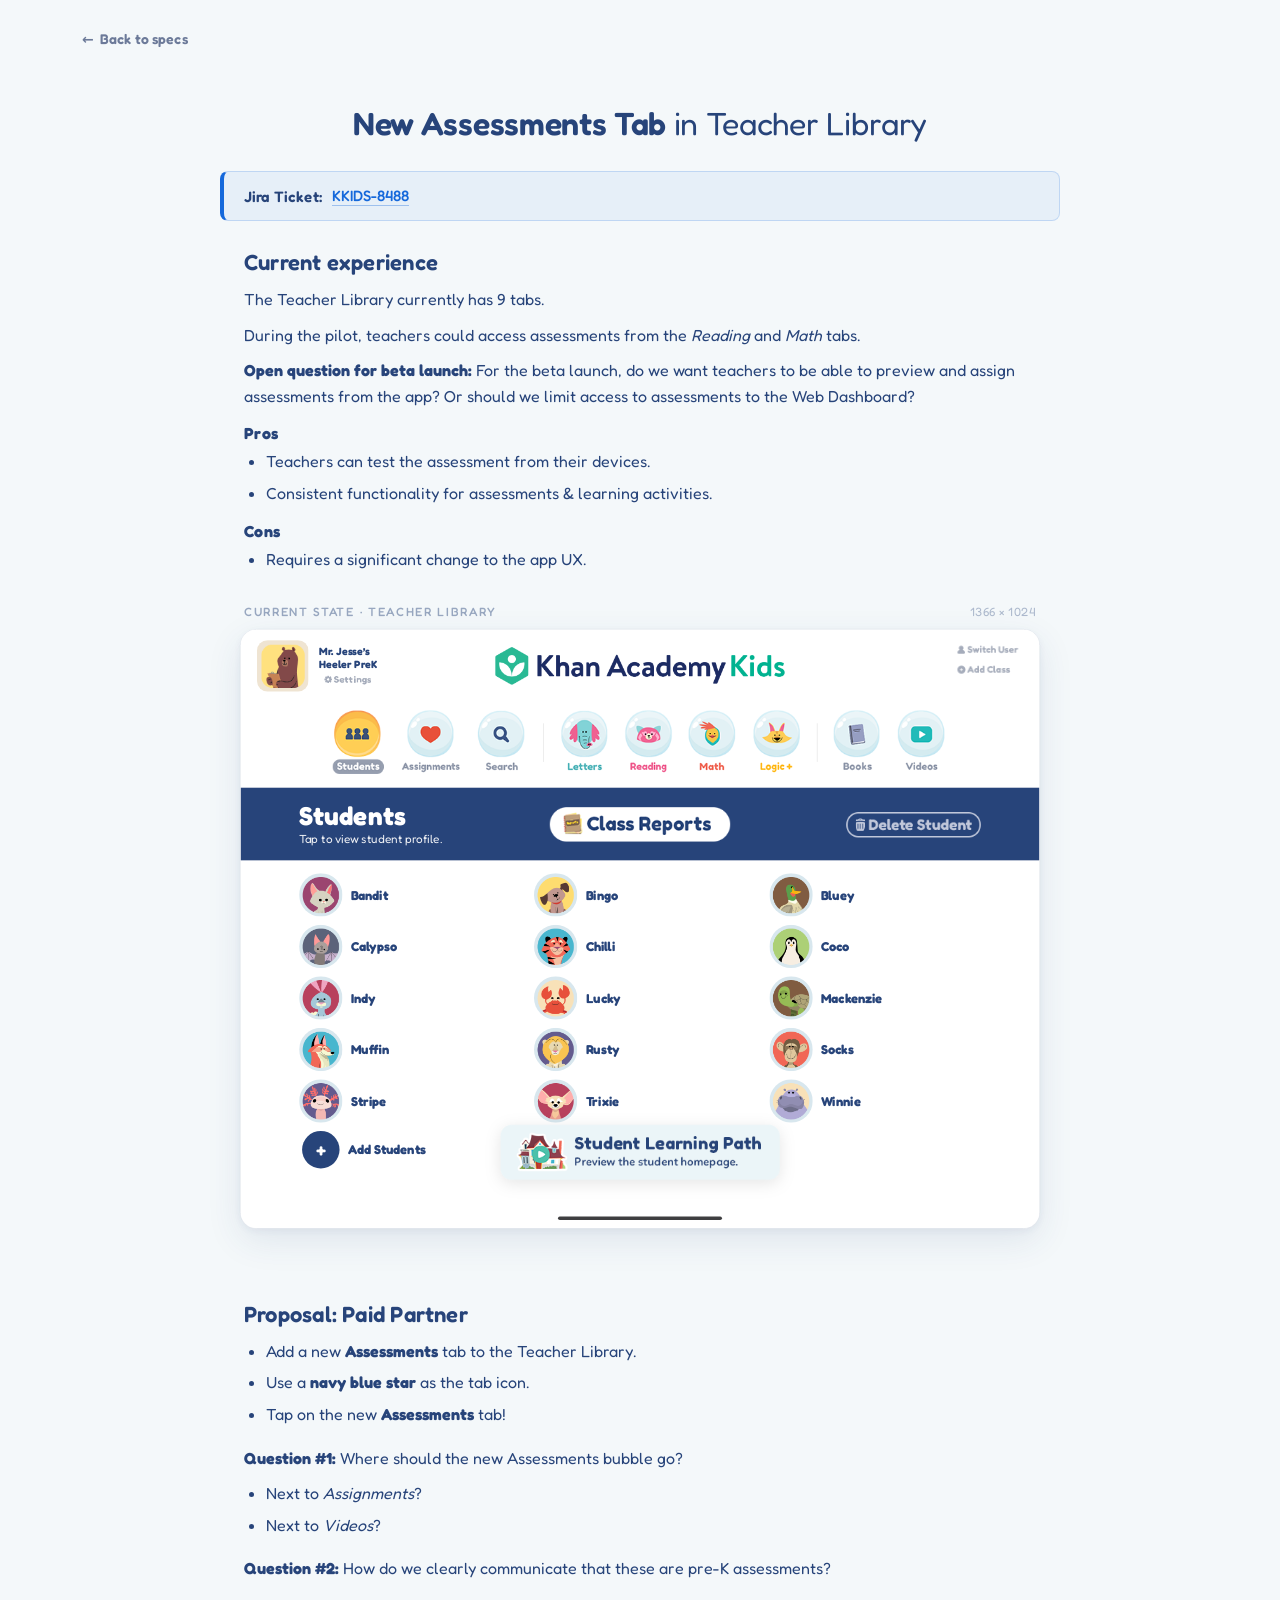
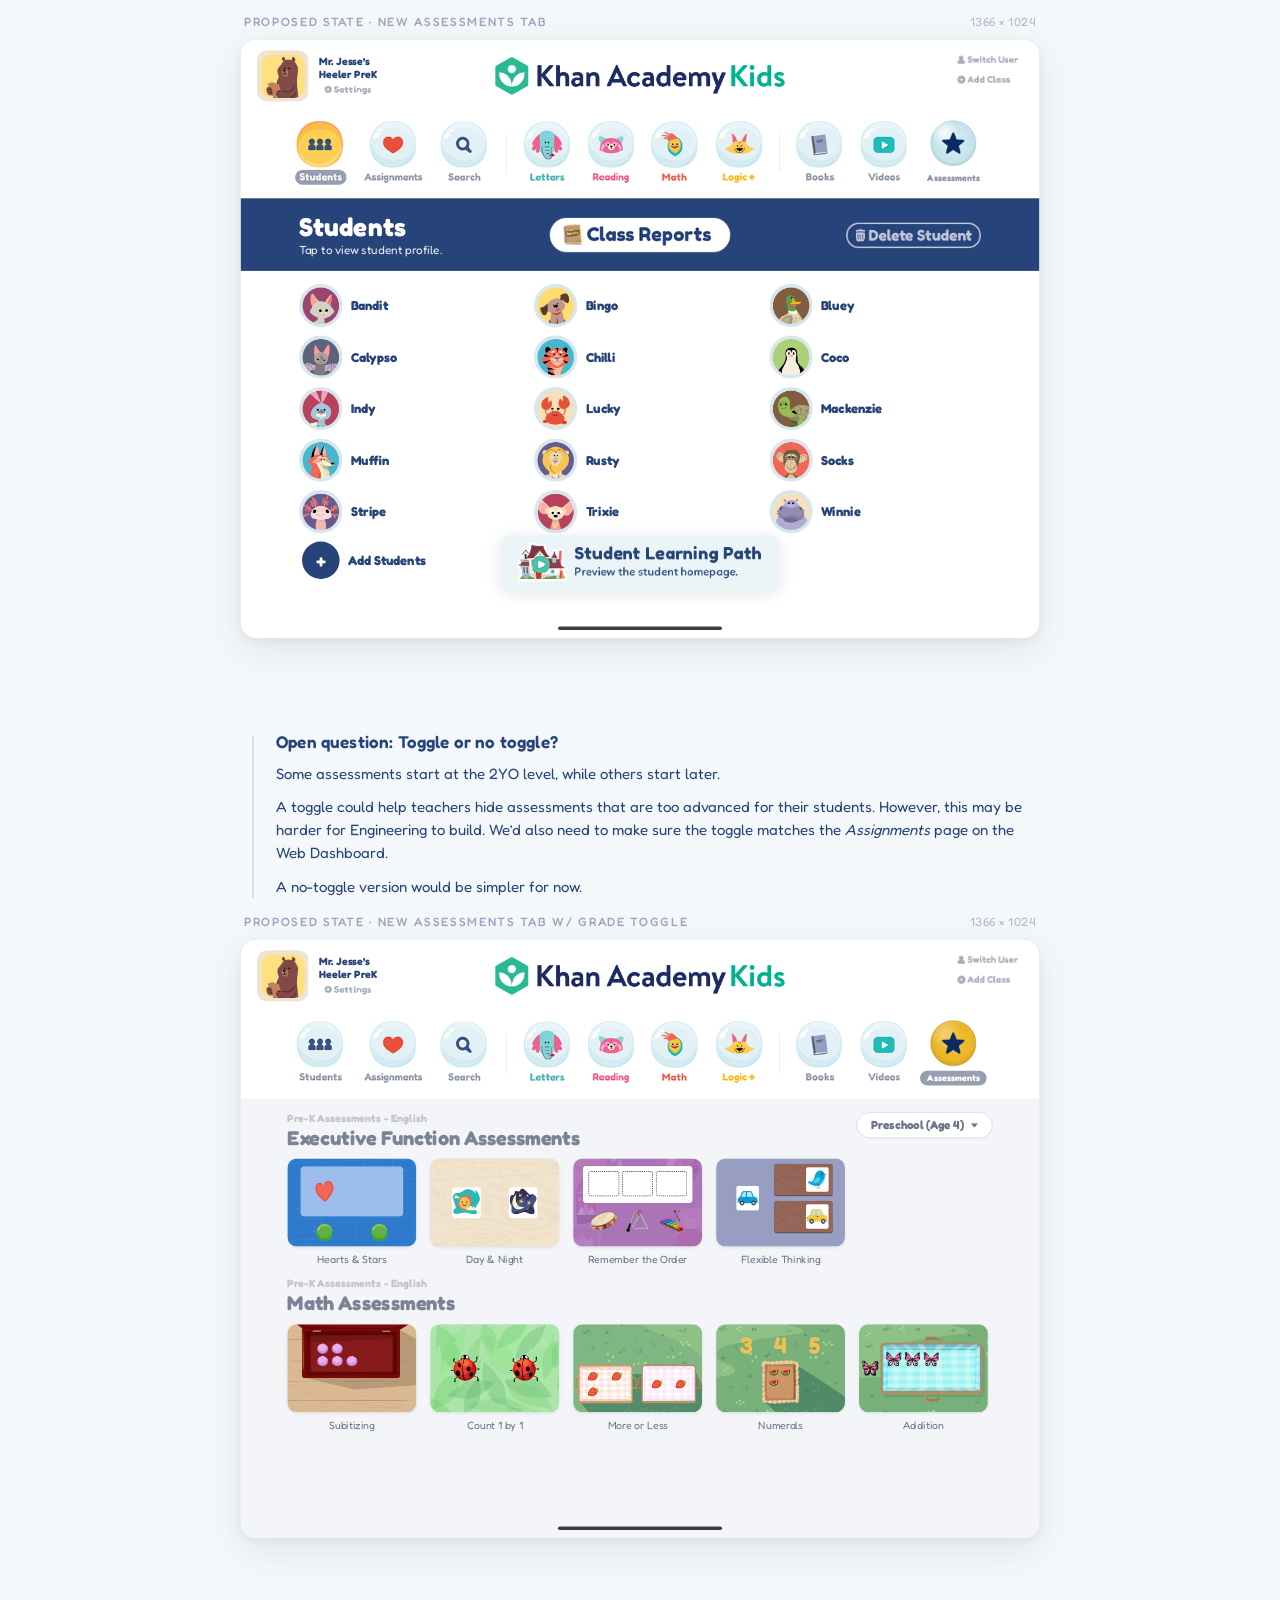
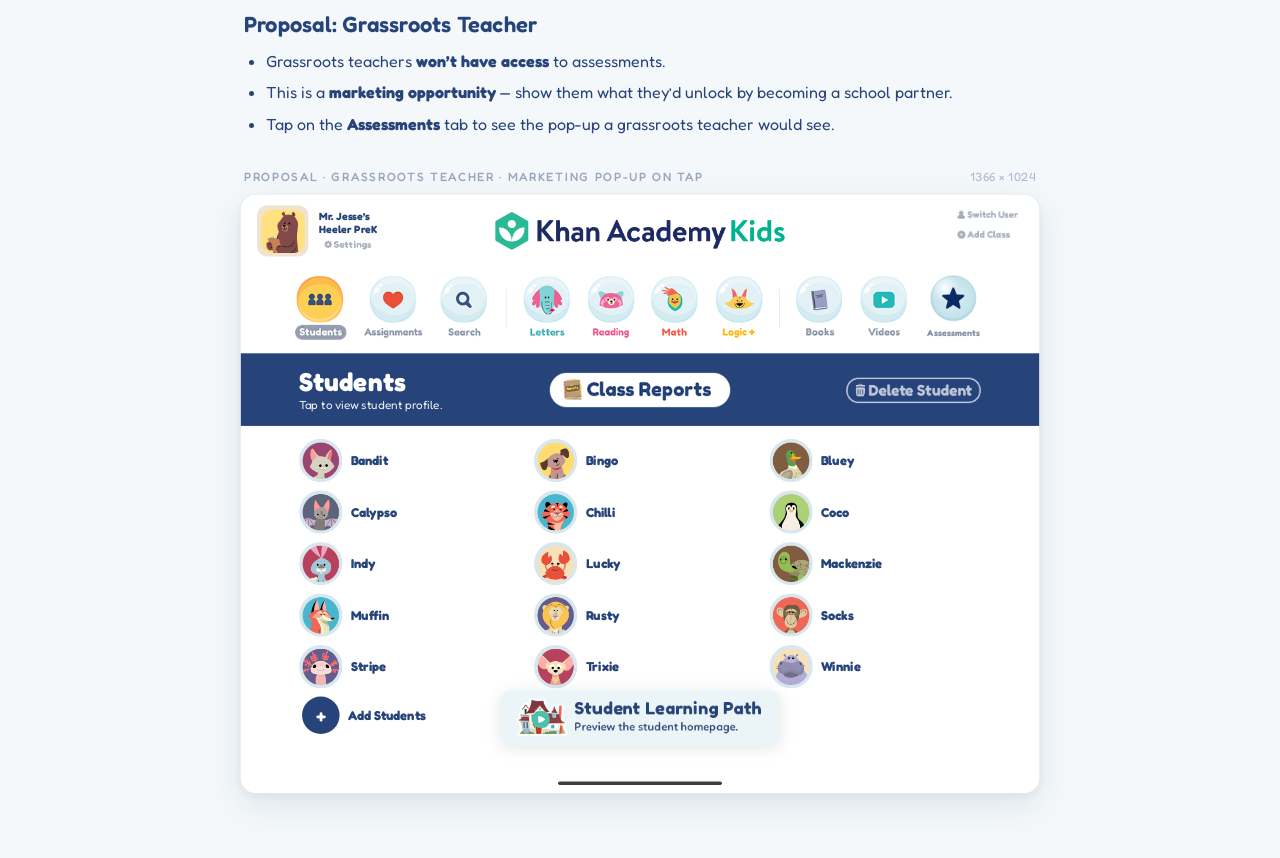
<file: AssignmentTab/teacher-library-assessments.html>
<!DOCTYPE html>
<html lang="en">
<head>
  <meta charset="UTF-8" />
  <meta name="viewport" content="width=device-width, initial-scale=1.0" />
  <title>New Assessments Tab in Teacher Library</title>
  <link rel="preconnect" href="https://fonts.googleapis.com">
  <link rel="preconnect" href="https://fonts.gstatic.com" crossorigin>
  <link href="https://fonts.googleapis.com/css2?family=Fredoka:wght@400;500;600;700&display=swap" rel="stylesheet">
  <style>
    :root {
      --bg-page: #f4f8fa;
      --text-primary: #27447a;
      --text-muted: #6c7a99;
      --frame-border: #d8dde6;

      /* Khan Kids in-app palette */
      --kk-teal: #4ec9bc;
      --kk-teal-banner: #5dcdc1;
      --kk-navy: #2b3a55;
      --kk-grey-back: #c9d3d6;
      --kk-bubble-teal: #b8e5e0;
      --kk-bubble-blue: #cfe9f4;
      --kk-bubble-pink: #f5d6df;
      --kk-bubble-yellow: #fde3a9;
      --kk-bubble-purple: #e6daf4;
      --kk-assign-orange: #ffb547;
      --kk-letters: #4aa3c9;
      --kk-reading: #e85f74;
      --kk-math: #f5a623;
      --kk-logic: #b066c6;

      --font: 'Fredoka', system-ui, -apple-system, BlinkMacSystemFont, 'Segoe UI', sans-serif;
    }

    * { box-sizing: border-box; }
    html, body { height: 100%; margin: 0; }
    body {
      font-family: var(--font);
      background: var(--bg-page);
      color: var(--text-primary);
      -webkit-font-smoothing: antialiased;
      -moz-osx-font-smoothing: grayscale;
    }

    /* ---------- Back link ---------- */
    .back-link-wrap {
      max-width: 1180px;
      margin: 28px auto 0;
      padding: 0 32px;
    }
    .back-link {
      display: inline-flex;
      align-items: center;
      gap: 6px;
      font-size: 14px;
      font-weight: 600;
      color: var(--text-muted);
      text-decoration: none;
      letter-spacing: 0.01em;
      transition: color 0.18s ease;
    }
    .back-link:hover { color: var(--text-primary); }
    .back-link::before {
      content: '←';
      font-weight: 700;
      display: inline-block;
      transition: transform 0.18s ease;
    }
    .back-link:hover::before { transform: translateX(-2px); }

    /* ---------- Page header ---------- */
    .page-header {
      max-width: 1180px;
      margin: 0 auto;
      padding: 56px 32px 24px;
      text-align: center;
    }
    .eyebrow {
      font-size: 13px;
      letter-spacing: 0.14em;
      text-transform: uppercase;
      color: var(--text-muted);
      font-weight: 500;
      margin-bottom: 14px;
    }

    /* Visual divider between top-level specs. Will be easy to lift this
       second spec out into its own page later. */
    .spec-divider {
      max-width: 840px;
      margin: 96px auto 8px;
      padding: 0 24px;
      display: flex;
      align-items: center;
      gap: 14px;
      color: var(--text-muted);
      font-size: 12px;
      font-weight: 600;
      letter-spacing: 0.16em;
      text-transform: uppercase;
    }
    .spec-divider::before,
    .spec-divider::after {
      content: "";
      flex: 1;
      height: 1px;
      background: rgba(15, 41, 89, 0.14);
    }
    h1 {
      margin: 0;
      font-weight: 400;
      font-size: 32px;
      letter-spacing: -0.01em;
      color: var(--text-primary);
    }
    h1 strong { font-weight: 600; }
    /* Status Quo block (sits above the iPad mock, centered as a block,
       text left-aligned inside). Width is matched to the iPad mock so it
       reads as part of the same column. */
    .status-quo {
      max-width: 840px;
      margin: 8px auto 24px;
      padding: 0 24px;
    }
    .status-quo-title {
      margin: 0 0 12px;
      font-weight: 600;
      font-size: 22px;
      color: var(--text-primary);
      letter-spacing: 0.01em;
      text-align: left;
    }
    .status-quo p {
      margin: 0 0 10px;
      color: var(--text-primary);
      font-size: 16px;
      font-weight: 400;
      line-height: 1.6;
      text-align: left;
    }
    .status-quo p:last-child { margin-bottom: 0; }
    .status-quo ul {
      margin: 0;
      padding-left: 22px;
      color: var(--text-primary);
      font-size: 16px;
      font-weight: 400;
      line-height: 1.6;
      text-align: left;
    }
    .status-quo ul li { margin-bottom: 6px; }
    .status-quo ul li:last-child { margin-bottom: 0; }
    /* Mini Pros / Cons headings inside a .status-quo section. */
    .status-quo .pros-cons-label {
      margin: 14px 0 6px;
      font-size: 16px;
      font-weight: 700;
      color: var(--text-primary);
      letter-spacing: 0.02em;
    }
    .status-quo .pros-cons-label + ul { margin-bottom: 14px; }
    /* "Open question:" lead paragraph — adds breathing room above so it
       reads as a new thought rather than a trailing bullet. */
    .status-quo .open-question { margin-top: 18px; }
    .jira-link {
      color: #1568db;
      text-decoration: none;
      border-bottom: 1px solid rgba(21, 104, 219, 0.35);
      font-weight: 500;
    }
    .jira-link:hover { border-bottom-color: #1568db; }

    /* Top-of-page Jira callout. Anchored to the same 840px column as
       the Status Quo / Option blocks so it reads as the spec's source. */
    .jira-callout {
      max-width: 840px;
      margin: 4px auto 28px;
      padding: 14px 20px;
      display: flex;
      align-items: center;
      gap: 10px;
      background: rgba(21, 104, 219, 0.06);
      border: 1px solid rgba(21, 104, 219, 0.18);
      border-left: 4px solid #1568db;
      border-radius: 8px;
      font-size: 15px;
      color: var(--text-primary);
    }
    .jira-callout-label {
      font-weight: 600;
      letter-spacing: 0.01em;
    }

    /* Option section heading (Option A, Option B, …) – same column rhythm
       as the Status Quo block above. */
    .option-section {
      max-width: 840px;
      margin: 56px auto 16px;
      padding: 0 24px;
    }
    .option-title {
      margin: 0 0 10px;
      font-weight: 600;
      font-size: 22px;
      color: var(--text-primary);
      letter-spacing: 0.01em;
    }
    .option-intro {
      margin: 0;
      font-size: 16px;
      line-height: 1.55;
      color: var(--text-primary);
    }
    /* When .option-intro is used as a wrapper around multiple blocks
       (paragraphs, definition lists), style the children directly so a
       single rule covers both the inline-<p> and wrapper-<div> cases. */
    .option-intro p {
      margin: 0 0 10px;
      font-size: inherit;
      line-height: inherit;
      color: inherit;
    }
    .option-intro p:last-child { margin-bottom: 0; }
    /* Tight inline bullet list used inside .option-intro (e.g. Option A) */
    .option-intro .option-bullets {
      margin: 6px 0 10px;
      padding-left: 22px;
      list-style: disc;
    }
    .option-intro .option-bullets li {
      margin: 2px 0;
      line-height: 1.5;
    }
    .option-intro .option-bullets strong { color: var(--text-primary); }

    /* Sub-options (e.g. Option A.1, A.2). Tighter top spacing + smaller
       headline + a subtle left rail to communicate "child of the option
       above". The iPad mock itself stays centered and the same size as
       the parent's mock, so they read as variants of the same idea. */
    .option-section.is-sub {
      margin-top: 28px;
      padding-left: 56px;
      position: relative;
    }
    .option-section.is-sub::before {
      content: "";
      position: absolute;
      left: 32px;
      top: 4px;
      bottom: 0;
      width: 2px;
      background: rgba(39, 68, 122, 0.14);
      border-radius: 1px;
    }
    .option-section.is-sub .option-title {
      font-size: 17px;
      font-weight: 600;
      color: var(--text-primary);
    }
    .option-section.is-sub .option-intro {
      font-size: 15px;
    }
    /* Tighten the stage that follows a sub-option so the mock sits closer
       to its description and reads as part of the same group. */
    .option-section.is-sub + .stage {
      padding-top: 0;
    }

    /* ---------- Folder tabs (Assignments / Assessments) ---------- */
    .kk-folder-tabs {
      display: flex;
      gap: 4px;
      padding: 14px 56px 0;
      position: relative;
      z-index: 1;
      margin-bottom: -1px; /* overlap banner by 1px so tabs visually merge */
    }
    .kk-folder-tab {
      font-family: var(--font);
      font-size: 22px;
      font-weight: 600;
      padding: 10px 32px 14px;
      min-width: 220px;
      text-align: center;
      border: 0;
      border-radius: 14px 14px 0 0;
      background: #e8edef;
      color: #8a96a6;
      cursor: pointer;
      transition: background 0.18s ease, color 0.18s ease;
      letter-spacing: 0.01em;
    }
    .kk-folder-tab:hover { color: #5b6878; }
    .kk-folder-tab.is-active { color: #ffffff; }
    /* Active-tab color matches the banner color for each folder, so the
       selected tab visually merges into the banner below it. */
    .kk-folder-tab.is-active[data-folder="lessons"]     { background: var(--kk-teal-banner); }
    .kk-folder-tab.is-active[data-folder="assessments"] { background: #0A2A66; }
    .kk-folder-tab:focus-visible {
      outline: 3px solid #1568db;
      outline-offset: -3px;
    }

    /* When folder tabs are present, the banner butts directly against them */
    .kk-screen.has-folders .kk-banner {
      margin-top: 0;
      transition: background 0.18s ease;
    }
    /* Banner color follows the active folder. */
    .kk-banner.is-assessments { background: #0A2A66; }

    /* Folder content panels — hidden ones use the `hidden` attribute */
    .kk-folder-panel[hidden] { display: none !important; }

    /* ---------- Filter dropdown (Option B) ----------
       A pill-shaped trigger button sits inline with the "Today" header on
       the right. Tapping it opens a small popover menu listing each
       filter option. Mirrors the grade-level dropdown that already exists
       in the Khan Kids parent / teacher view. */
    .kk-section-head {
      display: flex;
      align-items: center;
      justify-content: space-between;
      gap: 16px;
      margin-bottom: 16px;
    }
    .kk-section-head .kk-section-title { margin: 0; }

    .kk-dropdown {
      position: relative;
    }
    .kk-dropdown-trigger {
      font-family: var(--font);
      font-size: 20px;
      font-weight: 600;
      padding: 9px 18px 9px 26px;
      border-radius: 999px;
      border: 2px solid #858B99;
      background: #ffffff;
      color: #2b3a55;
      cursor: pointer;
      display: inline-flex;
      align-items: center;
      gap: 12px;
      min-width: 220px;
      justify-content: space-between;
      letter-spacing: 0.01em;
      transition: border-color 0.15s ease, color 0.15s ease;
    }
    .kk-dropdown-trigger:hover { color: #2b3a55; border-color: #6d7383; }
    .kk-dropdown-trigger:focus-visible {
      outline: 3px solid #1568db;
      outline-offset: 2px;
    }
    .kk-dropdown-trigger .chev {
      width: 16px;
      height: 16px;
      flex-shrink: 0;
      transition: transform 0.18s ease;
    }
    .kk-dropdown.is-open .kk-dropdown-trigger .chev {
      transform: rotate(180deg);
    }

    .kk-dropdown-menu {
      position: absolute;
      top: calc(100% + 10px);
      left: 0;
      min-width: 100%;
      background: #ffffff;
      border: 2px solid #858B99;
      border-radius: 18px;
      padding: 8px;
      box-shadow: 0 10px 24px rgba(39, 68, 122, 0.12);
      z-index: 15;
      display: flex;
      flex-direction: column;
      gap: 2px;
    }
    .kk-dropdown-menu[hidden] { display: none; }

    .kk-dropdown-option {
      font-family: var(--font);
      font-size: 19px;
      font-weight: 600;
      padding: 10px 28px;
      border-radius: 14px;
      border: 0;
      background: transparent;
      color: #2b3a55;
      cursor: pointer;
      text-align: center;
      letter-spacing: 0.01em;
      transition: background 0.12s ease, color 0.12s ease;
      white-space: nowrap;
    }
    .kk-dropdown-option:hover { background: #eef2f4; }
    .kk-dropdown-option.is-active {
      background: #858B99;
      color: #ffffff;
    }
    .kk-dropdown-option:focus-visible {
      outline: 3px solid #1568db;
      outline-offset: -2px;
    }

    /* Content panels driven by the filter — same hidden-toggle pattern
       used by folder tabs in Option A. */
    .kk-filter-panel[hidden] { display: none !important; }

    /* ---------- Parent-lock dialog (mirrors ParentLockDlg.cpp) ----------
       The screen is overlaid with a dimmed backdrop; a small white card
       sits centered with the "Grown-Ups Only!" title, padlock icon, and
       "Swipe X to continue" instruction. The X direction is randomized
       on each show (LEFT / RIGHT / UP / DOWN). */
    .kk-lock-overlay {
      position: absolute;
      inset: 0;
      display: flex;
      align-items: center;
      justify-content: center;
      z-index: 20;
      touch-action: none;
    }
    .kk-lock-overlay[hidden] { display: none; }

    .kk-lock-backdrop {
      position: absolute;
      inset: 0;
      background: rgba(0, 0, 0, 0.45);
    }

    .kk-lock-card {
      position: relative;
      background: #ffffff;
      border-radius: 22px;
      padding: 40px 64px 36px;
      min-width: 440px;
      max-width: 520px;
      text-align: center;
      box-shadow: 0 18px 50px rgba(0, 0, 0, 0.30), 0 2px 6px rgba(0, 0, 0, 0.10);
    }

    .kk-lock-close {
      position: absolute;
      top: -18px;
      right: -18px;
      width: 60px;
      height: 60px;
      padding: 0;
      border: 0;
      background: transparent;
      cursor: pointer;
      z-index: 1;
    }
    .kk-lock-close img {
      width: 100%;
      height: 100%;
      display: block;
      user-select: none;
      -webkit-user-drag: none;
    }

    .kk-lock-title {
      margin: 0 0 22px;
      font-family: var(--font);
      font-weight: 600;
      font-size: 28px;
      color: var(--kk-navy);
      letter-spacing: 0.01em;
    }
    .kk-lock-icon {
      width: 96px;
      height: auto;
      display: block;
      margin: 0 auto 24px;
      user-select: none;
      -webkit-user-drag: none;
    }
    .kk-lock-instruction {
      margin: 0;
      font-family: var(--font);
      font-weight: 600;
      font-size: 20px;
      color: var(--kk-navy);
      letter-spacing: 0.01em;
    }

    /* ---------- Teacher password dialog (Option A.2) ----------
       Same modal pattern as the lock dialog: dimmed backdrop + a small
       white card with an X close button. Inside: "Enter Password" title,
       teacher's email, a password field, a teal Enter button, and a
       "Forgot Password?" link. */
    .kk-pwd-overlay {
      position: absolute;
      inset: 0;
      display: flex;
      align-items: center;
      justify-content: center;
      z-index: 20;
    }
    .kk-pwd-overlay[hidden] { display: none; }

    .kk-pwd-card {
      position: relative;
      background: #ffffff;
      border-radius: 22px;
      padding: 36px 48px 32px;
      min-width: 540px;
      max-width: 600px;
      text-align: center;
      box-shadow: 0 18px 50px rgba(0, 0, 0, 0.30), 0 2px 6px rgba(0, 0, 0, 0.10);
    }

    .kk-pwd-title {
      margin: 0 0 8px;
      font-family: var(--font);
      font-weight: 600;
      font-size: 28px;
      color: var(--kk-navy);
      letter-spacing: 0.01em;
    }
    .kk-pwd-email {
      margin: 0 0 18px;
      font-family: var(--font);
      font-weight: 600;
      font-size: 18px;
      color: var(--kk-navy);
    }
    .kk-pwd-input {
      width: 100%;
      box-sizing: border-box;
      font-family: var(--font);
      font-size: 22px;
      font-weight: 500;
      color: var(--kk-navy);
      padding: 14px 22px;
      border: 1.5px solid #6b80b8;
      border-radius: 999px;
      outline: none;
      background: #ffffff;
      transition: border-color 0.15s ease, box-shadow 0.15s ease;
    }
    .kk-pwd-input::placeholder { color: #6b80b8; opacity: 0.85; }
    .kk-pwd-input:focus {
      border-color: var(--kk-navy);
      box-shadow: 0 0 0 3px rgba(43, 58, 85, 0.10);
    }
    .kk-pwd-enter {
      display: block;
      margin: 18px auto 10px;
      font-family: var(--font);
      font-weight: 600;
      font-size: 22px;
      color: #ffffff;
      background: var(--kk-teal-banner);
      border: 0;
      border-radius: 999px;
      padding: 12px 56px;
      cursor: pointer;
      box-shadow: 0 3px 0 rgba(0, 0, 0, 0.05);
      transition: transform 0.08s ease, background 0.15s ease;
    }
    .kk-pwd-enter:hover  { background: #50c4b7; }
    .kk-pwd-enter:active { transform: translateY(1px); }
    .kk-pwd-forgot {
      display: inline-block;
      margin-top: 4px;
      font-family: var(--font);
      font-weight: 500;
      font-size: 16px;
      color: #c2c7d6;
      text-decoration: none;
      cursor: pointer;
    }
    .kk-pwd-forgot:hover { color: #8a96a6; }

    /* ---------- Mock stage ---------- */
    .stage {
      display: flex;
      justify-content: center;
      align-items: flex-start;
      padding: 8px 24px 64px;
    }

    /* Wrapper that scales the fixed 1366x1024 mock down to a comfortable
       on-screen size. The mock itself stays at its true 1366×1024 px so
       screenshots match iPad Pro 12.9" exactly; only the displayed size
       is reduced via transform: scale() in the script below. */
    .mock-card-wrap {
      width: 100%;
      max-width: 800px;
      display: flex;
      justify-content: center;
    }

    /* The iPad mock — exact dimensions: 1366 × 1024 pixels */
    .mock-card {
      width: 1366px;
      height: 1024px;
      flex: 0 0 1366px;
      background: #ffffff;
      border-radius: 28px;
      border: 1px solid var(--frame-border);
      box-shadow:
        0 20px 60px rgba(39, 68, 122, 0.10),
        0 4px 12px rgba(39, 68, 122, 0.05);
      overflow: hidden;
      position: relative;
      transform-origin: top center;
    }

    /* Header row that sits ABOVE the iPad mock, holding the caption
       (e.g. "Option A · Folder tabs") on the left and the device
       dimensions on the right. Width matches the visible iPad mock. */
    .mock-stack {
      width: 100%;
      max-width: 800px;
      margin: 0 auto;
      display: flex;
      flex-direction: column;
    }
    .mock-header {
      display: flex;
      align-items: baseline;
      justify-content: space-between;
      gap: 16px;
      margin-bottom: 10px;
      padding: 0 4px;
    }
    .mock-label {
      font-size: 12px;
      letter-spacing: 0.14em;
      text-transform: uppercase;
      color: rgba(39, 68, 122, 0.45);
      font-weight: 500;
    }
    .mock-dims {
      font-size: 12px;
      color: rgba(39, 68, 122, 0.35);
      font-weight: 400;
      letter-spacing: 0.04em;
    }

    /* ---------- Assignments tab recreation (scaled for 1366×1024) ----------
       Vertical proportions tuned to match the real app screenshot:
       back button + Library title + bubble strip should occupy ~22% of the
       screen height, not 33%. */
    .kk-screen {
      background: #ffffff;
      padding: 28px 56px 32px;
      position: relative;
      height: 100%;
    }

    /* Top bar: back button + Library title */
    .kk-topbar {
      display: grid;
      grid-template-columns: 1fr auto 1fr;
      align-items: center;
      padding: 0 4px 10px;
    }
    .kk-back {
      width: 58px;
      height: 58px;
      border-radius: 50%;
      background: var(--kk-grey-back);
      display: flex;
      align-items: center;
      justify-content: center;
      box-shadow: inset 0 -3px 0 rgba(0,0,0,0.08);
      justify-self: start;
    }
    .kk-back svg { width: 22px; height: 22px; color: #ffffff; }

    .kk-title {
      font-family: var(--font);
      font-weight: 600;
      color: var(--kk-teal);
      font-size: 42px;
      letter-spacing: 0.01em;
      text-shadow: 0 2px 0 rgba(0,0,0,0.03);
    }

    /* Tab strip — uses real PNG assets from the app's Nav/ folder.
       We size by HEIGHT (not width) so every tab's bubble center and label
       baseline line up, even though library_assignments_btn2 has a wider
       native aspect ratio (100×116) than the other tabs (92×116). */
    .kk-tabs {
      display: flex;
      align-items: flex-end;
      justify-content: center;
      gap: 8px;
      padding: 4px 0 12px;
      flex-wrap: nowrap;
    }
    .kk-tab {
      flex: 0 0 auto;
      position: relative;
      display: flex;
      justify-content: center;
    }
    .kk-tab img {
      height: 120px;
      width: auto;
      display: block;
      user-select: none;
      -webkit-user-drag: none;
    }

    /* Assignment count overlaid on the selected Assignments heart.
       The PNG is 100x116. The orange bubble fills the top ~100px and the
       "Assignments" pill sits in the bottom ~16px. The heart sits inside
       the bubble centered around y≈48px native ≈ 41% of total height,
       but the visual mass of a heart sits in its upper lobes, so we nudge
       the number up a couple more percent so it looks optically centered. */
    .kk-tab.selected .kk-count {
      position: absolute;
      top: 38%;
      left: 50%;
      transform: translate(-50%, -50%);
      color: #ffffff;
      font-family: var(--font);
      font-weight: 600;
      font-size: 20px;
      line-height: 1;
      pointer-events: none;
      text-shadow: 0 1px 0 rgba(0,0,0,0.15);
    }

    /* Thin vertical divider between tab groups.
       The screenshot shows a divider on BOTH sides of the Assignments tab:
       one between Assignments | Letters, and one between Logic+ | Books. */
    .kk-divider {
      width: 1px;
      height: 74px;
      align-self: flex-end;
      background: #d6dee2;
      margin: 0 6px 14px;
    }

    /* "Assignments First" mode dims every non-Assignments tab to 30% alpha.
       The exact value comes from MainApp::Consts::DisabledAlpha = 0.3 in
       LibraryPage.cpp when ClassMgr::showAssignmentsFirst() is true. */
    .kk-tab.dim { opacity: 0.3; }
    .kk-divider.dim { opacity: 0.3; }

    /* Assignments banner */
    .kk-banner {
      background: var(--kk-teal-banner);
      color: #ffffff;
      padding: 22px 56px 24px;
      margin: 12px -56px 0;
    }
    .kk-banner h2 {
      margin: 0;
      font-weight: 600;
      font-size: 36px;
      letter-spacing: 0.01em;
    }
    .kk-banner p {
      margin: 4px 0 0;
      font-weight: 400;
      font-size: 18px;
      opacity: 0.95;
    }

    /* Assignments list (grouped by due date) */
    .kk-section {
      padding: 26px 4px 0;
    }
    .kk-section-title {
      margin: 0 0 16px;
      font-weight: 600;
      font-size: 32px;
      color: var(--kk-navy);
      letter-spacing: 0.01em;
    }
    .kk-thumbs {
      display: flex;
      gap: 36px;
      align-items: flex-start;
      flex-wrap: wrap;
    }
    .kk-thumb {
      width: 200px;
      display: flex;
      flex-direction: column;
      align-items: center;
      gap: 14px;
    }
    .kk-thumb-card {
      width: 200px;
      height: 144px;
      border-radius: 14px;
      overflow: hidden;
      position: relative;
      box-shadow: 0 2px 6px rgba(39, 68, 122, 0.10);
      border: 1px solid rgba(39, 68, 122, 0.06);
    }
    .kk-thumb-card svg { display: block; width: 100%; height: 100%; }
    .kk-thumb-label {
      font-weight: 500;
      font-size: 20px;
      color: #8a96a6;
      text-align: center;
    }
    /* Lesson-type pill overlaid on some thumbs.
       Teal "Main" pill marks core lessons; dark-blue "Assessment" pill
       marks assessment lessons (#0A2A66). */
    .kk-pill {
      position: absolute;
      left: 50%;
      bottom: 14px;
      transform: translateX(-50%);
      color: #ffffff;
      font-weight: 600;
      font-size: 16px;
      padding: 4px 16px;
      border-radius: 14px;
      letter-spacing: 0.01em;
      white-space: nowrap;
    }
    .kk-pill.main       { background: var(--kk-teal); }
    .kk-pill.assessment { background: #0A2A66; }

    /* iPad-style home indicator */
    .kk-home-indicator {
      position: absolute;
      bottom: 16px;
      left: 50%;
      transform: translateX(-50%);
      width: 180px;
      height: 6px;
      background: #1d1d1f;
      border-radius: 3px;
      opacity: 0.85;
    }

    /* ======================================================== */
    /* Teacher Library mockup (Spec 2) — `.tl-*` prefix          */
    /* Calibrated against the simulator screenshot.              */
    /* ======================================================== */
    .tl-screen {
      background: #ffffff;
      position: relative;
      height: 100%;
      display: flex;
      flex-direction: column;
    }

    /* Top bar: class block (left) · logo (center) · actions (right).
       Items align to top so Switch User / Add Class pin to the top edge;
       the logo is explicitly re-centered. */
    .tl-topbar {
      display: grid;
      grid-template-columns: 1fr auto 1fr;
      align-items: start;
      padding: 18px 28px 16px;
    }
    .tl-class {
      display: flex;
      align-items: center;
      gap: 18px;
    }
    .tl-class-avatar {
      width: 88px;
      height: 88px;
      border-radius: 18px;
      object-fit: cover;
      background: #efe4d2;
    }
    .tl-class-info { display: flex; flex-direction: column; gap: 6px; }
    .tl-class-name {
      font-size: 18px;
      font-weight: 700;
      color: #27447A;
      line-height: 1.15;
    }
    .tl-settings { height: 22px; width: auto; opacity: 0.85; align-self: flex-start; }
    .tl-logo {
      height: 64px;
      width: auto;
      display: block;
      margin: 0 auto;
      align-self: center;
    }
    .tl-actions {
      display: flex;
      flex-direction: column;
      align-items: flex-end;
      gap: 10px;
      padding-top: 4px;
    }
    .tl-actions img { height: 24px; width: auto; opacity: 0.85; }

    /* Bubble tabs: 9 tabs with dividers between section groups.
       Centered horizontally to match the app. */
    .tl-tabs {
      display: flex;
      align-items: flex-end;
      justify-content: center;
      gap: 18px;
      padding: 16px 40px 22px;
    }
    .tl-tab {
      display: flex;
      align-items: flex-end;
      justify-content: center;
    }
    .tl-tab img {
      height: 110px;
      width: auto;
      display: block;
    }
    .tl-divider {
      width: 1px;
      height: 66px;
      background: rgba(0, 0, 0, 0.12);
      margin: 0 6px;
      align-self: center;
    }

    /* Custom bubble used for the proposed Assessments tab (Spec 2).
       Matches the visual style of the existing pale-aqua nav bubbles
       (Books, Videos, Assignments) with a small solid navy star inside,
       sitting in the same way the red heart sits in the Assignments bubble.
       Dimensions are tuned to match Books/Videos exactly: 91px circle, ~111px
       total tab height, fixed container width so the label has room. */
    /* Dimensions tuned to match the Books/Videos PNG tabs (110px tall),
       so the bubble centerline + label baseline align across the row. */
    .tl-tab-new {
      display: flex;
      flex-direction: column;
      align-items: center;
      gap: 8px;
      width: 110px;
    }
    .tl-tab-new-bubble {
      width: 78px;
      height: 78px;
      border-radius: 50%;
      background:
        radial-gradient(circle at 30% 26%, rgba(255,255,255,0.9) 0%, rgba(255,255,255,0) 32%),
        radial-gradient(circle at 50% 50%, #d8eef3 0%, #b9dde7 100%);
      border: 1.5px solid #9fcdd6;
      display: flex;
      align-items: center;
      justify-content: center;
      box-shadow: inset 0 -2px 4px rgba(70, 120, 138, 0.18);
    }
    /* Star icon — uses the navy rounded star PNG directly. */
    .tl-tab-new-star {
      width: 42px;
      height: 42px;
      background: url('assets/star_rounded.png') center / contain no-repeat;
    }
    .tl-tab-new-label {
      font-size: 15px;
      font-weight: 700;
      color: #8A93A7;
      letter-spacing: 0.01em;
      text-align: center;
      white-space: nowrap;
      padding: 3px 12px;        /* matches the pill geometry of selected state */
      border-radius: 14px;
      transition: color 0.18s ease, background 0.18s ease;
    }

    /* Selected (tapped) state for the Assessments bubble — yellow highlight
       matching the look of `libraryteacher_students_btn2`. */
    .tl-tab-new.is-selected .tl-tab-new-bubble {
      background:
        radial-gradient(circle at 30% 26%, rgba(255, 255, 255, 0.35) 0%, rgba(255, 255, 255, 0) 36%),
        radial-gradient(circle at 50% 50%, #F4C334 0%, #E5AC1F 100%);
      border-color: #B4870F;
      box-shadow:
        inset 0 -3px 6px rgba(140, 95, 0, 0.22),
        inset 0 2px 3px rgba(255, 220, 100, 0.5);
    }
    .tl-tab-new.is-selected .tl-tab-new-label {
      color: #ffffff;
      background: #979EB0;
    }

    /* Interactive cursor inside the proposal mockup */
    .mock-card[data-tl-interactive] .tl-tab,
    .mock-card[data-tl-interactive] .tl-tab-new {
      cursor: pointer;
    }

    /* Dark navy banner: title · class reports · delete student.
       Padded so the title left-aligns with the student grid column 1, and
       Delete Student lives inside the layout rather than hugging the edge. */
    .tl-banner {
      background: #27447A;
      color: #ffffff;
      padding: 24px 100px;
      display: grid;
      grid-template-columns: 1fr auto 1fr;
      align-items: center;
      gap: 24px;
    }
    .tl-banner-left h2 {
      margin: 0;
      font-size: 44px;
      font-weight: 700;
      letter-spacing: 0.01em;
      line-height: 1.1;
    }
    .tl-banner-left p {
      margin: 4px 0 0;
      font-size: 20px;
      opacity: 0.92;
      font-weight: 400;
    }
    .tl-banner-center { justify-self: center; }
    .tl-banner-center img {
      height: 60px;
      width: auto;
      display: block;
    }
    .tl-banner-right { justify-self: end; }
    .tl-banner-right img {
      height: 46px;
      width: auto;
      display: block;
      opacity: 0.95;
    }

    /* Student grid: 3 columns, tight rows. Padding matches the banner so
       the column 1 avatar aligns under the "Students" title. */
    .tl-students {
      flex: 1;
      padding: 22px 100px 20px;
      display: grid;
      grid-template-columns: repeat(3, 1fr);
      gap: 14px 40px;
      align-content: start;
    }
    .tl-student {
      display: flex;
      align-items: center;
      gap: 14px;
      font-size: 22px;
      font-weight: 700;
      color: #27447A;
    }
    .tl-student img {
      width: 74px;
      height: 74px;
      border-radius: 50%;
      object-fit: cover;
      flex-shrink: 0;
      background: #d8e7ee;
    }
    .tl-student.is-add .tl-add-icon {
      width: 64px;
      height: 64px;
      border-radius: 50%;
      background: #27447A;
      color: #ffffff;
      display: flex;
      align-items: center;
      justify-content: center;
      font-size: 34px;
      font-weight: 600;
      line-height: 1;
      padding-bottom: 3px;
      margin-left: 5px; /* nudges plus-circle to align with student avatars */
    }

    /* Floating Student Learning Path button at bottom — large and lifted. */
    .tl-preview {
      position: absolute;
      bottom: 82px;
      left: 50%;
      transform: translateX(-50%);
      filter: drop-shadow(0 6px 14px rgba(0, 0, 0, 0.10));
    }
    .tl-preview img {
      height: 95px;
      width: auto;
      display: block;
    }

    /* Wider home indicator just for the teacher-library mockups. */
    .tl-screen .kk-home-indicator {
      width: 280px;
      bottom: 14px;
    }

    /* ---------------------------------------------------------------
       Assessments tab content — shown when the new Assessments bubble
       is selected. Lays out two assessment categories with rows of
       thumbnails, modeled on the in-app library Math/Reading sections.
       --------------------------------------------------------------- */
    .tl-content-assessments {
      flex: 1;
      padding: 22px 80px 30px;
      background: #f3f5f8;
      display: flex;
      flex-direction: column;
      gap: 20px;
      overflow: hidden;
      position: relative;
    }
    /* The `hidden` attribute would normally apply display:none, but our
       explicit `display: flex` above overrides it. Re-assert it. */
    .tl-content[hidden] {
      display: none !important;
    }
    /* Float the grade dropdown into the top-right corner so it doesn't
       consume its own row and the first section can start at the top. */
    .tl-assess-header {
      position: absolute;
      top: 24px;
      right: 80px;
      z-index: 2;
    }
    .tl-assess-grade-wrap {
      position: relative;
      display: inline-block;
    }
    .tl-assess-grade {
      display: inline-flex;
      align-items: center;
      gap: 12px;
      background: #ffffff;
      border: 1.5px solid #c9d0db;
      border-radius: 999px;
      padding: 9px 24px;
      font-size: 20px;
      font-weight: 700;
      color: #6b7488;
      box-shadow: 0 1px 2px rgba(0,0,0,0.04);
      cursor: pointer;
      user-select: none;
    }
    .tl-assess-grade::after {
      content: '';
      width: 0;
      height: 0;
      border-left: 6px solid transparent;
      border-right: 6px solid transparent;
      border-top: 7px solid #6b7488;
      transition: transform 0.18s ease;
    }
    .tl-assess-grade-wrap.is-open .tl-assess-grade::after {
      transform: rotate(180deg);
    }
    /* Static (non-interactive) variant of the grade pill used by the
       Grassroots Teacher proposal. Same shape, no chevron, no cursor. */
    .tl-assess-grade-static {
      display: inline-flex;
      align-items: center;
      background: #ffffff;
      border: 1.5px solid #c9d0db;
      border-radius: 999px;
      padding: 9px 24px;
      font-size: 20px;
      font-weight: 700;
      color: #6b7488;
      box-shadow: 0 1px 2px rgba(0,0,0,0.04);
    }

    /* ---------------------------------------------------------------
       Grassroots marketing popup — covers the iPad screen with a dim
       backdrop and a centered card explaining that assessments are a
       paid-partner feature. Mirrors the visual language of the in-app
       parent-password dialog.
       --------------------------------------------------------------- */
    .tl-marketing-overlay {
      position: absolute;
      inset: 0;
      background: rgba(20, 32, 60, 0.55);
      display: flex;
      align-items: center;
      justify-content: center;
      z-index: 50;
    }
    .tl-marketing-overlay[hidden] { display: none !important; }
    .tl-marketing-card {
      position: relative;
      background: #ffffff;
      border-radius: 26px;
      padding: 44px 56px 38px;
      width: min(560px, 70%);
      text-align: center;
      box-shadow: 0 24px 60px rgba(0, 0, 0, 0.28);
    }
    .tl-marketing-close {
      position: absolute;
      top: -16px;
      right: -16px;
      width: 40px;
      height: 40px;
      border-radius: 50%;
      border: none;
      background: #B4BCC9;
      color: #ffffff;
      font-size: 26px;
      line-height: 1;
      cursor: pointer;
      box-shadow: 0 3px 8px rgba(0, 0, 0, 0.22);
      display: flex;
      align-items: center;
      justify-content: center;
      padding: 0;
      padding-bottom: 3px; /* nudge the × glyph to optical center */
      transition: background 0.15s ease, transform 0.15s ease;
    }
    .tl-marketing-close:hover {
      background: #9CA4B3;
      transform: scale(1.04);
    }
    .tl-marketing-title {
      margin: 0 0 26px;
      font-size: 24px;
      font-weight: 800;
      color: #1F2A44;
      line-height: 1.35;
      letter-spacing: -0.005em;
    }
    .tl-marketing-cta {
      display: inline-block;
      background: #2DBE9C;
      color: #ffffff;
      text-decoration: none;
      font-weight: 800;
      font-size: 18px;
      padding: 14px 36px;
      border-radius: 999px;
      box-shadow: 0 3px 8px rgba(45, 190, 156, 0.32);
      transition: transform 0.12s ease, box-shadow 0.12s ease, background 0.15s ease;
    }
    .tl-marketing-cta:hover {
      background: #25A98B;
      transform: translateY(-1px);
      box-shadow: 0 5px 12px rgba(45, 190, 156, 0.4);
    }
    /* Open-state menu: white rounded panel with selected option highlighted
       in slate, mirroring the in-app grade-level picker. */
    .tl-assess-grade-menu {
      position: absolute;
      top: calc(100% + 10px);
      right: 0;
      min-width: 100%;
      background: #ffffff;
      border-radius: 18px;
      padding: 8px 0;
      box-shadow:
        0 10px 28px rgba(20, 30, 60, 0.18),
        0 2px 6px rgba(20, 30, 60, 0.08);
      display: none;
      z-index: 10;
      overflow: hidden;
    }
    .tl-assess-grade-wrap.is-open .tl-assess-grade-menu {
      display: block;
    }
    /* Small triangle pointing up to the trigger pill */
    .tl-assess-grade-menu::before {
      content: '';
      position: absolute;
      top: -7px;
      right: 32px;
      width: 14px;
      height: 14px;
      background: #ffffff;
      transform: rotate(45deg);
      border-radius: 2px;
    }
    .tl-assess-grade-option {
      display: block;
      padding: 12px 28px;
      font-size: 20px;
      font-weight: 700;
      color: #98a1b3;
      background: transparent;
      cursor: pointer;
      text-align: center;
      letter-spacing: -0.005em;
      white-space: nowrap;
      transition: background 0.12s ease, color 0.12s ease;
    }
    .tl-assess-grade-option:hover {
      background: rgba(0, 0, 0, 0.04);
      color: #6b7488;
    }
    .tl-assess-grade-option.is-selected,
    .tl-assess-grade-option.is-selected:hover {
      background: #6b7488;
      color: #ffffff;
    }
    .tl-assess-section {
      display: flex;
      flex-direction: column;
    }
    .tl-assess-eyebrow {
      font-size: 18px;
      font-weight: 700;
      color: #C3C5CD;
      letter-spacing: 0.02em;
      margin-bottom: 2px;
    }
    .tl-assess-title {
      margin: 0 0 16px 0;
      font-size: 34px;
      font-weight: 700;
      color: #7b8497;
      letter-spacing: -0.005em;
    }
    .tl-assess-row {
      display: flex;
      gap: 24px;
      align-items: flex-start;
    }
    .tl-thumb {
      display: flex;
      flex-direction: column;
      align-items: stretch;
      width: 220px;
      flex: 0 0 220px;
      text-decoration: none;
    }
    .tl-thumb-img {
      position: relative;
      width: 220px;
      height: 150px;
      border-radius: 16px;
      overflow: hidden;
      box-shadow: 0 2px 6px rgba(0,0,0,0.08);
      background: #d8e7ee;
    }
    .tl-thumb-img img {
      width: 100%;
      height: 100%;
      object-fit: cover;
      display: block;
    }
    .tl-thumb-label {
      margin-top: 10px;
      font-size: 18px;
      font-weight: 400;
      color: #6b7488;
      text-align: center;
      letter-spacing: -0.005em;
    }
  </style>
</head>
<body>

  <div class="back-link-wrap">
    <a class="back-link" href="./">Back to specs</a>
  </div>

  <header class="page-header">
    <h1><strong>New Assessments Tab</strong> in Teacher Library</h1>
  </header>

  <aside class="jira-callout" aria-label="Source Jira ticket">
    <span class="jira-callout-label">Jira Ticket:</span>
    <a class="jira-link" href="https://duckduckmoose.atlassian.net/browse/KKIDS-8488" target="_blank" rel="noopener">KKIDS-8488</a>
  </aside>

  <section class="status-quo" aria-label="Current experience (Teacher Library)">
    <h2 class="status-quo-title">Current experience</h2>
    <p>The Teacher Library currently has 9 tabs.</p>
    <p>During the pilot, teachers could access assessments from the <em>Reading</em> and <em>Math</em> tabs.</p>

    <p><strong>Open question for beta launch:</strong> For the beta launch, do we want teachers to be able to preview and assign assessments from the app? Or should we limit access to assessments to the Web Dashboard?</p>

    <h4 class="pros-cons-label">Pros</h4>
    <ul>
      <li>Teachers can test the assessment from their devices.</li>
      <li>Consistent functionality for assessments &amp; learning activities.</li>
    </ul>

    <h4 class="pros-cons-label">Cons</h4>
    <ul>
      <li>Requires a significant change to the app UX.</li>
    </ul>
  </section>

  <section class="stage">
    <div class="mock-stack">
      <div class="mock-header">
        <div class="mock-label">Current state · Teacher Library</div>
        <div class="mock-dims">1366 × 1024</div>
      </div>
      <div class="mock-card-wrap">
        <div class="mock-card" aria-label="Teacher Library — Students view">
          <div class="tl-screen">

            <!-- Top bar: class identity (left) · logo (center) · Switch User / Add Class (right) -->
            <div class="tl-topbar">
              <div class="tl-class">
                <img class="tl-class-avatar" src="assets/avatarteacher2@2x.png" alt="">
                <div class="tl-class-info">
                  <div class="tl-class-name">Mr. Jesse&rsquo;s<br>Heeler PreK</div>
                  <img class="tl-settings" src="assets/teacherlibrary_settings_btn@2x.png" alt="Settings">
                </div>
              </div>
              <img class="tl-logo" src="assets/khan_academy_kids_logo.png" alt="Khan Academy Kids">
              <div class="tl-actions">
                <img src="assets/teacherlibrary_switchuser_btn@2x.png" alt="Switch User">
                <img src="assets/teacherlibrary_addclass_btn@2x.png" alt="Add Class">
              </div>
            </div>

            <!-- Bubble tabs (9): Students · Assignments · Search | Letters · Reading · Math · Logic+ | Books · Videos -->
            <div class="tl-tabs" role="tablist" aria-label="Teacher Library tabs">
              <div class="tl-tab selected"><img src="assets/libraryteacher_students_btn2@2x.png"     alt="Students (selected)"></div>
              <div class="tl-tab"><img src="assets/libraryteacher_assignments_btn1@2x.png" alt="Assignments"></div>
              <div class="tl-tab"><img src="assets/libraryteacher_search_btn1@2x.png"      alt="Search"></div>

              <div class="tl-divider" aria-hidden="true"></div>

              <div class="tl-tab"><img src="assets/libraryteacher_ollo_btn1@2x.png"  alt="Letters"></div>
              <div class="tl-tab"><img src="assets/libraryteacher_reya_btn1@2x.png"  alt="Reading"></div>
              <div class="tl-tab"><img src="assets/libraryteacher_peck_btn1@2x.png"  alt="Math"></div>
              <div class="tl-tab"><img src="assets/libraryteacher_sandy_btn1@2x.png" alt="Logic+"></div>

              <div class="tl-divider" aria-hidden="true"></div>

              <div class="tl-tab"><img src="assets/libraryteacher_books_btn1@2x.png"  alt="Books"></div>
              <div class="tl-tab"><img src="assets/libraryteacher_videos_btn1@2x.png" alt="Videos"></div>
            </div>

            <!-- Dark navy banner: title (left) · Class Reports (center) · Delete Student (right) -->
            <div class="tl-banner">
              <div class="tl-banner-left">
                <h2>Students</h2>
                <p>Tap to view student profile.</p>
              </div>
              <div class="tl-banner-center">
                <img src="assets/teacherlibrary_classreport_btn@2x.png" alt="Class Reports">
              </div>
              <div class="tl-banner-right">
                <img src="assets/delete_student_btn1@2x.png" alt="Delete Student">
              </div>
            </div>

            <!-- 3-column student grid (15 students + Add Students) -->
            <div class="tl-students">
              <div class="tl-student"><img src="assets/avatar2@2x.png"  alt=""><div>Bandit</div></div>
              <div class="tl-student"><img src="assets/avatar3@2x.png"  alt=""><div>Bingo</div></div>
              <div class="tl-student"><img src="assets/avatar4@2x.png"  alt=""><div>Bluey</div></div>

              <div class="tl-student"><img src="assets/avatar5@2x.png"  alt=""><div>Calypso</div></div>
              <div class="tl-student"><img src="assets/avatar6@2x.png"  alt=""><div>Chilli</div></div>
              <div class="tl-student"><img src="assets/avatar7@2x.png"  alt=""><div>Coco</div></div>

              <div class="tl-student"><img src="assets/avatar8@2x.png"  alt=""><div>Indy</div></div>
              <div class="tl-student"><img src="assets/avatar9@2x.png"  alt=""><div>Lucky</div></div>
              <div class="tl-student"><img src="assets/avatar10@2x.png" alt=""><div>Mackenzie</div></div>

              <div class="tl-student"><img src="assets/avatar11@2x.png" alt=""><div>Muffin</div></div>
              <div class="tl-student"><img src="assets/avatar12@2x.png" alt=""><div>Rusty</div></div>
              <div class="tl-student"><img src="assets/avatar13@2x.png" alt=""><div>Socks</div></div>

              <div class="tl-student"><img src="assets/avatar14@2x.png" alt=""><div>Stripe</div></div>
              <div class="tl-student"><img src="assets/avatar15@2x.png" alt=""><div>Trixie</div></div>
              <div class="tl-student"><img src="assets/avatar16@2x.png" alt=""><div>Winnie</div></div>

              <div class="tl-student is-add">
                <div class="tl-add-icon" aria-hidden="true">+</div>
                <div>Add Students</div>
              </div>
            </div>

            <!-- Floating Student Learning Path button -->
            <div class="tl-preview">
              <img src="assets/teacherlibrary_preview_btn@2x.png" alt="Student Learning Path: Preview the student homepage.">
            </div>

            <div class="kk-home-indicator" aria-hidden="true"></div>
          </div>
        </div>
      </div>
    </div>
  </section>

  <section class="status-quo" aria-label="Proposal: Paid Partner">
    <h2 class="status-quo-title">Proposal: Paid Partner</h2>
    <ul>
      <li>Add a new <strong>Assessments</strong> tab to the Teacher Library.</li>
      <li>Use a <strong>navy blue star</strong> as the tab icon.</li>
      <li>Tap on the new <strong>Assessments</strong> tab!</li>
    </ul>

    <p class="open-question"><strong>Question #1:</strong> Where should the new Assessments bubble go?</p>
    <ul>
      <li>Next to <em>Assignments</em>?</li>
      <li>Next to <em>Videos</em>?</li>
    </ul>

    <p class="open-question"><strong>Question #2:</strong> How do we clearly communicate that these are pre-K assessments?</p>
  </section>

  <section class="stage">
    <div class="mock-stack">
      <div class="mock-header">
        <div class="mock-label">Proposed state &middot; New assessments tab</div>
        <div class="mock-dims">1366 × 1024</div>
      </div>
      <div class="mock-card-wrap">
        <div class="mock-card" aria-label="Teacher Library with proposed Assessments tab (Grassroots Teacher)" data-tl-interactive="true">
          <div class="tl-screen">

            <div class="tl-topbar">
              <div class="tl-class">
                <img class="tl-class-avatar" src="assets/avatarteacher2@2x.png" alt="">
                <div class="tl-class-info">
                  <div class="tl-class-name">Mr. Jesse&rsquo;s<br>Heeler PreK</div>
                  <img class="tl-settings" src="assets/teacherlibrary_settings_btn@2x.png" alt="Settings">
                </div>
              </div>
              <img class="tl-logo" src="assets/khan_academy_kids_logo.png" alt="Khan Academy Kids">
              <div class="tl-actions">
                <img src="assets/teacherlibrary_switchuser_btn@2x.png" alt="Switch User">
                <img src="assets/teacherlibrary_addclass_btn@2x.png" alt="Add Class">
              </div>
            </div>

            <!-- 10 bubbles: new Assessments tab sits at the end, next to Videos -->
            <div class="tl-tabs" role="tablist" aria-label="Teacher Library tabs">
              <div class="tl-tab selected"><img src="assets/libraryteacher_students_btn2@2x.png"     alt="Students (selected)"></div>
              <div class="tl-tab"><img src="assets/libraryteacher_assignments_btn1@2x.png" alt="Assignments"></div>
              <div class="tl-tab"><img src="assets/libraryteacher_search_btn1@2x.png"      alt="Search"></div>

              <div class="tl-divider" aria-hidden="true"></div>

              <div class="tl-tab"><img src="assets/libraryteacher_ollo_btn1@2x.png"  alt="Letters"></div>
              <div class="tl-tab"><img src="assets/libraryteacher_reya_btn1@2x.png"  alt="Reading"></div>
              <div class="tl-tab"><img src="assets/libraryteacher_peck_btn1@2x.png"  alt="Math"></div>
              <div class="tl-tab"><img src="assets/libraryteacher_sandy_btn1@2x.png" alt="Logic+"></div>

              <div class="tl-divider" aria-hidden="true"></div>

              <div class="tl-tab"><img src="assets/libraryteacher_books_btn1@2x.png"  alt="Books"></div>
              <div class="tl-tab"><img src="assets/libraryteacher_videos_btn1@2x.png" alt="Videos"></div>

              <div class="tl-tab tl-tab-new" role="tab" aria-label="Assessments">
                <div class="tl-tab-new-bubble">
                  <div class="tl-tab-new-star" aria-hidden="true"></div>
                </div>
                <div class="tl-tab-new-label">Assessments</div>
              </div>
            </div>

            <!-- Students content pane (default) -->
            <div class="tl-content tl-content-students" data-tl-pane="students">
              <div class="tl-banner">
                <div class="tl-banner-left">
                  <h2>Students</h2>
                  <p>Tap to view student profile.</p>
                </div>
                <div class="tl-banner-center">
                  <img src="assets/teacherlibrary_classreport_btn@2x.png" alt="Class Reports">
                </div>
                <div class="tl-banner-right">
                  <img src="assets/delete_student_btn1@2x.png" alt="Delete Student">
                </div>
              </div>

              <div class="tl-students">
                <div class="tl-student"><img src="assets/avatar2@2x.png"  alt=""><div>Bandit</div></div>
                <div class="tl-student"><img src="assets/avatar3@2x.png"  alt=""><div>Bingo</div></div>
                <div class="tl-student"><img src="assets/avatar4@2x.png"  alt=""><div>Bluey</div></div>

                <div class="tl-student"><img src="assets/avatar5@2x.png"  alt=""><div>Calypso</div></div>
                <div class="tl-student"><img src="assets/avatar6@2x.png"  alt=""><div>Chilli</div></div>
                <div class="tl-student"><img src="assets/avatar7@2x.png"  alt=""><div>Coco</div></div>

                <div class="tl-student"><img src="assets/avatar8@2x.png"  alt=""><div>Indy</div></div>
                <div class="tl-student"><img src="assets/avatar9@2x.png"  alt=""><div>Lucky</div></div>
                <div class="tl-student"><img src="assets/avatar10@2x.png" alt=""><div>Mackenzie</div></div>

                <div class="tl-student"><img src="assets/avatar11@2x.png" alt=""><div>Muffin</div></div>
                <div class="tl-student"><img src="assets/avatar12@2x.png" alt=""><div>Rusty</div></div>
                <div class="tl-student"><img src="assets/avatar13@2x.png" alt=""><div>Socks</div></div>

                <div class="tl-student"><img src="assets/avatar14@2x.png" alt=""><div>Stripe</div></div>
                <div class="tl-student"><img src="assets/avatar15@2x.png" alt=""><div>Trixie</div></div>
                <div class="tl-student"><img src="assets/avatar16@2x.png" alt=""><div>Winnie</div></div>

                <div class="tl-student is-add">
                  <div class="tl-add-icon" aria-hidden="true">+</div>
                  <div>Add Students</div>
                </div>
              </div>

              <div class="tl-preview">
                <img src="assets/teacherlibrary_preview_btn@2x.png" alt="Student Learning Path: Preview the student homepage.">
              </div>
            </div>

            <!-- Assessments content pane — Grassroots Teacher variant: static "Preschool" pill instead of a grade dropdown -->
            <div class="tl-content tl-content-assessments" data-tl-pane="assessments" hidden>
              <section class="tl-assess-section">
                <div class="tl-assess-eyebrow">Pre-K Assessments - English</div>
                <h3 class="tl-assess-title">Executive Function Assessments</h3>
                <div class="tl-assess-row">
                  <a class="tl-thumb">
                    <div class="tl-thumb-img">
                      <img src="assets/Thumbs/Hearts &amp; Stars.png" alt="">
                    </div>
                    <div class="tl-thumb-label">Hearts &amp; Stars</div>
                  </a>
                  <a class="tl-thumb">
                    <div class="tl-thumb-img">
                      <img src="assets/Thumbs/Day &amp; Night.png" alt="">
                    </div>
                    <div class="tl-thumb-label">Day &amp; Night</div>
                  </a>
                  <a class="tl-thumb">
                    <div class="tl-thumb-img">
                      <img src="assets/Thumbs/Remember The Order.png" alt="">
                    </div>
                    <div class="tl-thumb-label">Remember the Order</div>
                  </a>
                  <a class="tl-thumb">
                    <div class="tl-thumb-img">
                      <img src="assets/Thumbs/Flexible Thinking.png" alt="">
                    </div>
                    <div class="tl-thumb-label">Flexible Thinking</div>
                  </a>
                </div>
              </section>

              <section class="tl-assess-section">
                <div class="tl-assess-eyebrow">Pre-K Assessments - English</div>
                <h3 class="tl-assess-title">Math Assessments</h3>
                <div class="tl-assess-row">
                  <a class="tl-thumb">
                    <div class="tl-thumb-img">
                      <img src="assets/Thumbs/Subitize.png" alt="">
                    </div>
                    <div class="tl-thumb-label">Subitizing</div>
                  </a>
                  <a class="tl-thumb">
                    <div class="tl-thumb-img">
                      <img src="assets/Thumbs/Count1by1.png" alt="">
                    </div>
                    <div class="tl-thumb-label">Count 1 by 1</div>
                  </a>
                  <a class="tl-thumb">
                    <div class="tl-thumb-img">
                      <img src="assets/Thumbs/MoreOrLess.png" alt="">
                    </div>
                    <div class="tl-thumb-label">More or Less</div>
                  </a>
                  <a class="tl-thumb">
                    <div class="tl-thumb-img">
                      <img src="assets/Thumbs/Numerals.png" alt="">
                    </div>
                    <div class="tl-thumb-label">Numerals</div>
                  </a>
                  <a class="tl-thumb">
                    <div class="tl-thumb-img">
                      <img src="assets/Thumbs/Add.png" alt="">
                    </div>
                    <div class="tl-thumb-label">Addition</div>
                  </a>
                </div>
              </section>
            </div>

            <div class="kk-home-indicator" aria-hidden="true"></div>
          </div>
        </div>
      </div>
    </div>
  </section>

  <section class="option-section is-sub" aria-label="Open question: Toggle or no toggle?">
    <h2 class="option-title">Open question: Toggle or no toggle?</h2>
    <div class="option-intro">
      <p>Some assessments start at the 2YO level, while others start later.</p>
      <p>A toggle could help teachers hide assessments that are too advanced for their students. However, this may be harder for Engineering to build. We&rsquo;d also need to make sure the toggle matches the <em>Assignments</em> page on the Web Dashboard.</p>
      <p>A no-toggle version would be simpler for now.</p>
    </div>
  </section>

  <section class="stage">
    <div class="mock-stack">
      <div class="mock-header">
        <div class="mock-label">Proposed state · New assessments tab w/ grade toggle</div>
        <div class="mock-dims">1366 × 1024</div>
      </div>
      <div class="mock-card-wrap">
        <div class="mock-card" aria-label="Teacher Library with proposed Assessments tab" data-tl-interactive="true">
          <div class="tl-screen">

            <div class="tl-topbar">
              <div class="tl-class">
                <img class="tl-class-avatar" src="assets/avatarteacher2@2x.png" alt="">
                <div class="tl-class-info">
                  <div class="tl-class-name">Mr. Jesse&rsquo;s<br>Heeler PreK</div>
                  <img class="tl-settings" src="assets/teacherlibrary_settings_btn@2x.png" alt="Settings">
                </div>
              </div>
              <img class="tl-logo" src="assets/khan_academy_kids_logo.png" alt="Khan Academy Kids">
              <div class="tl-actions">
                <img src="assets/teacherlibrary_switchuser_btn@2x.png" alt="Switch User">
                <img src="assets/teacherlibrary_addclass_btn@2x.png" alt="Add Class">
              </div>
            </div>

            <!-- 10 bubbles: new Assessments tab sits at the end, next to Videos -->
            <div class="tl-tabs" role="tablist" aria-label="Teacher Library tabs">
              <div class="tl-tab"><img src="assets/libraryteacher_students_btn1@2x.png"             alt="Students"></div>
              <div class="tl-tab"><img src="assets/libraryteacher_assignments_btn1@2x.png" alt="Assignments"></div>
              <div class="tl-tab"><img src="assets/libraryteacher_search_btn1@2x.png"      alt="Search"></div>

              <div class="tl-divider" aria-hidden="true"></div>

              <div class="tl-tab"><img src="assets/libraryteacher_ollo_btn1@2x.png"  alt="Letters"></div>
              <div class="tl-tab"><img src="assets/libraryteacher_reya_btn1@2x.png"  alt="Reading"></div>
              <div class="tl-tab"><img src="assets/libraryteacher_peck_btn1@2x.png"  alt="Math"></div>
              <div class="tl-tab"><img src="assets/libraryteacher_sandy_btn1@2x.png" alt="Logic+"></div>

              <div class="tl-divider" aria-hidden="true"></div>

              <div class="tl-tab"><img src="assets/libraryteacher_books_btn1@2x.png"  alt="Books"></div>
              <div class="tl-tab"><img src="assets/libraryteacher_videos_btn1@2x.png" alt="Videos"></div>

              <div class="tl-tab tl-tab-new is-selected" role="tab" aria-label="Assessments">
                <div class="tl-tab-new-bubble">
                  <div class="tl-tab-new-star" aria-hidden="true"></div>
                </div>
                <div class="tl-tab-new-label">Assessments</div>
              </div>
            </div>

            <!-- Students content pane (default) -->
            <div class="tl-content tl-content-students" data-tl-pane="students" hidden>
              <div class="tl-banner">
                <div class="tl-banner-left">
                  <h2>Students</h2>
                  <p>Tap to view student profile.</p>
                </div>
                <div class="tl-banner-center">
                  <img src="assets/teacherlibrary_classreport_btn@2x.png" alt="Class Reports">
                </div>
                <div class="tl-banner-right">
                  <img src="assets/delete_student_btn1@2x.png" alt="Delete Student">
                </div>
              </div>

              <div class="tl-students">
                <div class="tl-student"><img src="assets/avatar2@2x.png"  alt=""><div>Bandit</div></div>
                <div class="tl-student"><img src="assets/avatar3@2x.png"  alt=""><div>Bingo</div></div>
                <div class="tl-student"><img src="assets/avatar4@2x.png"  alt=""><div>Bluey</div></div>

                <div class="tl-student"><img src="assets/avatar5@2x.png"  alt=""><div>Calypso</div></div>
                <div class="tl-student"><img src="assets/avatar6@2x.png"  alt=""><div>Chilli</div></div>
                <div class="tl-student"><img src="assets/avatar7@2x.png"  alt=""><div>Coco</div></div>

                <div class="tl-student"><img src="assets/avatar8@2x.png"  alt=""><div>Indy</div></div>
                <div class="tl-student"><img src="assets/avatar9@2x.png"  alt=""><div>Lucky</div></div>
                <div class="tl-student"><img src="assets/avatar10@2x.png" alt=""><div>Mackenzie</div></div>

                <div class="tl-student"><img src="assets/avatar11@2x.png" alt=""><div>Muffin</div></div>
                <div class="tl-student"><img src="assets/avatar12@2x.png" alt=""><div>Rusty</div></div>
                <div class="tl-student"><img src="assets/avatar13@2x.png" alt=""><div>Socks</div></div>

                <div class="tl-student"><img src="assets/avatar14@2x.png" alt=""><div>Stripe</div></div>
                <div class="tl-student"><img src="assets/avatar15@2x.png" alt=""><div>Trixie</div></div>
                <div class="tl-student"><img src="assets/avatar16@2x.png" alt=""><div>Winnie</div></div>

                <div class="tl-student is-add">
                  <div class="tl-add-icon" aria-hidden="true">+</div>
                  <div>Add Students</div>
                </div>
              </div>

              <div class="tl-preview">
                <img src="assets/teacherlibrary_preview_btn@2x.png" alt="Student Learning Path: Preview the student homepage.">
              </div>
            </div>

            <!-- Assessments content pane (shown when the new Assessments tab is selected) -->
            <div class="tl-content tl-content-assessments" data-tl-pane="assessments">
              <div class="tl-assess-header">
                <div class="tl-assess-grade-wrap" data-grade-dropdown>
                  <div class="tl-assess-grade" role="button" aria-haspopup="listbox" aria-expanded="false" tabindex="0" data-grade-trigger>Preschool (Age 4)</div>
                  <div class="tl-assess-grade-menu" role="listbox" aria-label="Grade level">
                    <div class="tl-assess-grade-option is-selected" role="option" aria-selected="true"  data-grade-option>Preschool (Age 4)</div>
                    <div class="tl-assess-grade-option"             role="option" aria-selected="false" data-grade-option>Preschool (Age 3)</div>
                    <div class="tl-assess-grade-option"             role="option" aria-selected="false" data-grade-option>Preschool (Age 2)</div>
                  </div>
                </div>
              </div>

              <section class="tl-assess-section">
                <div class="tl-assess-eyebrow">Pre-K Assessments - English</div>
                <h3 class="tl-assess-title">Executive Function Assessments</h3>
                <div class="tl-assess-row">
                  <a class="tl-thumb">
                    <div class="tl-thumb-img">
                      <img src="assets/Thumbs/Hearts &amp; Stars.png" alt="">
                    </div>
                    <div class="tl-thumb-label">Hearts &amp; Stars</div>
                  </a>
                  <a class="tl-thumb">
                    <div class="tl-thumb-img">
                      <img src="assets/Thumbs/Day &amp; Night.png" alt="">
                    </div>
                    <div class="tl-thumb-label">Day &amp; Night</div>
                  </a>
                  <a class="tl-thumb">
                    <div class="tl-thumb-img">
                      <img src="assets/Thumbs/Remember The Order.png" alt="">
                    </div>
                    <div class="tl-thumb-label">Remember the Order</div>
                  </a>
                  <a class="tl-thumb">
                    <div class="tl-thumb-img">
                      <img src="assets/Thumbs/Flexible Thinking.png" alt="">
                    </div>
                    <div class="tl-thumb-label">Flexible Thinking</div>
                  </a>
                </div>
              </section>

              <section class="tl-assess-section">
                <div class="tl-assess-eyebrow">Pre-K Assessments - English</div>
                <h3 class="tl-assess-title">Math Assessments</h3>
                <div class="tl-assess-row">
                  <a class="tl-thumb">
                    <div class="tl-thumb-img">
                      <img src="assets/Thumbs/Subitize.png" alt="">
                    </div>
                    <div class="tl-thumb-label">Subitizing</div>
                  </a>
                  <a class="tl-thumb">
                    <div class="tl-thumb-img">
                      <img src="assets/Thumbs/Count1by1.png" alt="">
                    </div>
                    <div class="tl-thumb-label">Count 1 by 1</div>
                  </a>
                  <a class="tl-thumb">
                    <div class="tl-thumb-img">
                      <img src="assets/Thumbs/MoreOrLess.png" alt="">
                    </div>
                    <div class="tl-thumb-label">More or Less</div>
                  </a>
                  <a class="tl-thumb">
                    <div class="tl-thumb-img">
                      <img src="assets/Thumbs/Numerals.png" alt="">
                    </div>
                    <div class="tl-thumb-label">Numerals</div>
                  </a>
                  <a class="tl-thumb">
                    <div class="tl-thumb-img">
                      <img src="assets/Thumbs/Add.png" alt="">
                    </div>
                    <div class="tl-thumb-label">Addition</div>
                  </a>
                </div>
              </section>
            </div>

            <div class="kk-home-indicator" aria-hidden="true"></div>
          </div>
        </div>
      </div>
    </div>
  </section>

  <section class="status-quo" aria-label="Proposal: Grassroots Teacher">
    <h2 class="status-quo-title">Proposal: Grassroots Teacher</h2>
    <ul>
      <li>Grassroots teachers <strong>won&rsquo;t have access</strong> to assessments.</li>
      <li>This is a <strong>marketing opportunity</strong> &mdash; show them what they&rsquo;d unlock by becoming a school partner.</li>
      <li>Tap on the <strong>Assessments</strong> tab to see the pop-up a grassroots teacher would see.</li>
    </ul>
  </section>

  <section class="stage">
    <div class="mock-stack">
      <div class="mock-header">
        <div class="mock-label">Proposal &middot; Grassroots Teacher &middot; Marketing pop-up on tap</div>
        <div class="mock-dims">1366 × 1024</div>
      </div>
      <div class="mock-card-wrap">
        <div class="mock-card"
             aria-label="Teacher Library — grassroots teacher: tapping Assessments shows a marketing pop-up"
             data-tl-interactive="true"
             data-tl-grassroots="true">
          <div class="tl-screen">

            <div class="tl-topbar">
              <div class="tl-class">
                <img class="tl-class-avatar" src="assets/avatarteacher2@2x.png" alt="">
                <div class="tl-class-info">
                  <div class="tl-class-name">Mr. Jesse&rsquo;s<br>Heeler PreK</div>
                  <img class="tl-settings" src="assets/teacherlibrary_settings_btn@2x.png" alt="Settings">
                </div>
              </div>
              <img class="tl-logo" src="assets/khan_academy_kids_logo.png" alt="Khan Academy Kids">
              <div class="tl-actions">
                <img src="assets/teacherlibrary_switchuser_btn@2x.png" alt="Switch User">
                <img src="assets/teacherlibrary_addclass_btn@2x.png" alt="Add Class">
              </div>
            </div>

            <div class="tl-tabs" role="tablist" aria-label="Teacher Library tabs">
              <div class="tl-tab selected"><img src="assets/libraryteacher_students_btn2@2x.png"     alt="Students (selected)"></div>
              <div class="tl-tab"><img src="assets/libraryteacher_assignments_btn1@2x.png" alt="Assignments"></div>
              <div class="tl-tab"><img src="assets/libraryteacher_search_btn1@2x.png"      alt="Search"></div>

              <div class="tl-divider" aria-hidden="true"></div>

              <div class="tl-tab"><img src="assets/libraryteacher_ollo_btn1@2x.png"  alt="Letters"></div>
              <div class="tl-tab"><img src="assets/libraryteacher_reya_btn1@2x.png"  alt="Reading"></div>
              <div class="tl-tab"><img src="assets/libraryteacher_peck_btn1@2x.png"  alt="Math"></div>
              <div class="tl-tab"><img src="assets/libraryteacher_sandy_btn1@2x.png" alt="Logic+"></div>

              <div class="tl-divider" aria-hidden="true"></div>

              <div class="tl-tab"><img src="assets/libraryteacher_books_btn1@2x.png"  alt="Books"></div>
              <div class="tl-tab"><img src="assets/libraryteacher_videos_btn1@2x.png" alt="Videos"></div>

              <div class="tl-tab tl-tab-new" role="tab" aria-label="Assessments">
                <div class="tl-tab-new-bubble">
                  <div class="tl-tab-new-star" aria-hidden="true"></div>
                </div>
                <div class="tl-tab-new-label">Assessments</div>
              </div>
            </div>

            <div class="tl-content tl-content-students" data-tl-pane="students">
              <div class="tl-banner">
                <div class="tl-banner-left">
                  <h2>Students</h2>
                  <p>Tap to view student profile.</p>
                </div>
                <div class="tl-banner-center">
                  <img src="assets/teacherlibrary_classreport_btn@2x.png" alt="Class Reports">
                </div>
                <div class="tl-banner-right">
                  <img src="assets/delete_student_btn1@2x.png" alt="Delete Student">
                </div>
              </div>

              <div class="tl-students">
                <div class="tl-student"><img src="assets/avatar2@2x.png"  alt=""><div>Bandit</div></div>
                <div class="tl-student"><img src="assets/avatar3@2x.png"  alt=""><div>Bingo</div></div>
                <div class="tl-student"><img src="assets/avatar4@2x.png"  alt=""><div>Bluey</div></div>

                <div class="tl-student"><img src="assets/avatar5@2x.png"  alt=""><div>Calypso</div></div>
                <div class="tl-student"><img src="assets/avatar6@2x.png"  alt=""><div>Chilli</div></div>
                <div class="tl-student"><img src="assets/avatar7@2x.png"  alt=""><div>Coco</div></div>

                <div class="tl-student"><img src="assets/avatar8@2x.png"  alt=""><div>Indy</div></div>
                <div class="tl-student"><img src="assets/avatar9@2x.png"  alt=""><div>Lucky</div></div>
                <div class="tl-student"><img src="assets/avatar10@2x.png" alt=""><div>Mackenzie</div></div>

                <div class="tl-student"><img src="assets/avatar11@2x.png" alt=""><div>Muffin</div></div>
                <div class="tl-student"><img src="assets/avatar12@2x.png" alt=""><div>Rusty</div></div>
                <div class="tl-student"><img src="assets/avatar13@2x.png" alt=""><div>Socks</div></div>

                <div class="tl-student"><img src="assets/avatar14@2x.png" alt=""><div>Stripe</div></div>
                <div class="tl-student"><img src="assets/avatar15@2x.png" alt=""><div>Trixie</div></div>
                <div class="tl-student"><img src="assets/avatar16@2x.png" alt=""><div>Winnie</div></div>

                <div class="tl-student is-add">
                  <div class="tl-add-icon" aria-hidden="true">+</div>
                  <div>Add Students</div>
                </div>
              </div>

              <div class="tl-preview">
                <img src="assets/teacherlibrary_preview_btn@2x.png" alt="Student Learning Path: Preview the student homepage.">
              </div>
            </div>

            <div class="tl-content tl-content-assessments" data-tl-pane="assessments" hidden>
              <div class="tl-assess-header">
                <div class="tl-assess-grade-static">Preschool</div>
              </div>

              <section class="tl-assess-section">
                <div class="tl-assess-eyebrow">Pre-K Assessments - English</div>
                <h3 class="tl-assess-title">Executive Function Assessments</h3>
                <div class="tl-assess-row">
                  <a class="tl-thumb">
                    <div class="tl-thumb-img"><img src="assets/Thumbs/Hearts &amp; Stars.png" alt=""></div>
                    <div class="tl-thumb-label">Hearts &amp; Stars</div>
                  </a>
                  <a class="tl-thumb">
                    <div class="tl-thumb-img"><img src="assets/Thumbs/Day &amp; Night.png" alt=""></div>
                    <div class="tl-thumb-label">Day &amp; Night</div>
                  </a>
                  <a class="tl-thumb">
                    <div class="tl-thumb-img"><img src="assets/Thumbs/Remember The Order.png" alt=""></div>
                    <div class="tl-thumb-label">Remember the Order</div>
                  </a>
                  <a class="tl-thumb">
                    <div class="tl-thumb-img"><img src="assets/Thumbs/Flexible Thinking.png" alt=""></div>
                    <div class="tl-thumb-label">Flexible Thinking</div>
                  </a>
                </div>
              </section>

              <section class="tl-assess-section">
                <div class="tl-assess-eyebrow">Pre-K Assessments - English</div>
                <h3 class="tl-assess-title">Math Assessments</h3>
                <div class="tl-assess-row">
                  <a class="tl-thumb">
                    <div class="tl-thumb-img"><img src="assets/Thumbs/Subitize.png" alt=""></div>
                    <div class="tl-thumb-label">Subitizing</div>
                  </a>
                  <a class="tl-thumb">
                    <div class="tl-thumb-img"><img src="assets/Thumbs/Count1by1.png" alt=""></div>
                    <div class="tl-thumb-label">Count 1 by 1</div>
                  </a>
                  <a class="tl-thumb">
                    <div class="tl-thumb-img"><img src="assets/Thumbs/MoreOrLess.png" alt=""></div>
                    <div class="tl-thumb-label">More or Less</div>
                  </a>
                  <a class="tl-thumb">
                    <div class="tl-thumb-img"><img src="assets/Thumbs/Numerals.png" alt=""></div>
                    <div class="tl-thumb-label">Numerals</div>
                  </a>
                  <a class="tl-thumb">
                    <div class="tl-thumb-img"><img src="assets/Thumbs/Add.png" alt=""></div>
                    <div class="tl-thumb-label">Addition</div>
                  </a>
                </div>
              </section>
            </div>

            <!-- Marketing pop-up: appears briefly after the user taps the Assessments tab -->
            <div class="tl-marketing-overlay" role="dialog" aria-modal="true" aria-labelledby="grassMktTitle" hidden>
              <div class="tl-marketing-card">
                <button class="tl-marketing-close" type="button" aria-label="Close">&times;</button>
                <h3 id="grassMktTitle" class="tl-marketing-title">Assessments are only available to our school partners.</h3>
                <a class="tl-marketing-cta" href="#">Click here to sign up</a>
              </div>
            </div>

            <div class="kk-home-indicator" aria-hidden="true"></div>
          </div>
        </div>
      </div>
    </div>
  </section>

  <script>
    // Keep every iPad mock at its true 1366×1024 internal dimensions, but
    // scale them down to fit their wrapper width using transform: scale().
    (function () {
      var MOCK_W = 1366;
      var MOCK_H = 1024;
      var wraps = Array.prototype.slice.call(document.querySelectorAll('.mock-card-wrap'));
      if (!wraps.length) return;

      function fit() {
        wraps.forEach(function (wrap) {
          var card = wrap.querySelector('.mock-card');
          if (!card) return;
          var avail = wrap.clientWidth;
          var scale = Math.min(1, avail / MOCK_W);
          card.style.transform = 'scale(' + scale + ')';
          wrap.style.height = (MOCK_H * scale) + 'px';
        });
      }

      window.addEventListener('resize', fit);
      window.addEventListener('load', fit);
      fit();
    })();

    // Folder-tab interaction: swap visible panel + banner text when the user
    // taps Lessons vs. Assessments. Scoped per mock so multiple options
    // can coexist on the page. Mocks may opt into a parent-lock dialog on
    // a specific folder via data-lock="..." on .kk-screen.
    (function () {
      var BANNERS = {
        lessons: {
          title: 'Lessons',
          sub:   'Lessons assigned to you by Teacher Isa'
        },
        assessments: {
          title: 'Assessments',
          sub:   'Assessments assigned to you by Teacher Isa'
        }
      };

      function switchFolder(card, folder) {
        card.querySelectorAll('.kk-folder-tab').forEach(function (t) {
          var on = t.getAttribute('data-folder') === folder;
          t.classList.toggle('is-active', on);
          t.setAttribute('aria-selected', on ? 'true' : 'false');
        });
        card.querySelectorAll('[data-folder-panel]').forEach(function (p) {
          p.hidden = p.getAttribute('data-folder-panel') !== folder;
        });

        var banner = card.querySelector('.kk-banner');
        if (banner) banner.classList.toggle('is-assessments', folder === 'assessments');

        var titleEl = card.querySelector('[data-banner-title]');
        var subEl   = card.querySelector('[data-banner-sub]');
        var copy    = BANNERS[folder];
        if (titleEl && copy) titleEl.textContent = copy.title;
        if (subEl   && copy) subEl.textContent   = copy.sub;
      }

      function currentFolder(card) {
        var active = card.querySelector('.kk-folder-tab.is-active');
        return active ? active.getAttribute('data-folder') : null;
      }

      document.querySelectorAll('.kk-folder-tab').forEach(function (tab) {
        tab.addEventListener('click', function () {
          var folder = tab.getAttribute('data-folder');
          var card = tab.closest('.mock-card');
          if (!card) return;
          if (currentFolder(card) === folder) return; // already there

          var screen = card.querySelector('.kk-screen');
          var lockedFolder = screen && screen.getAttribute('data-lock');
          if (lockedFolder === folder) {
            var gate = card._lockDialog || card._pwdDialog;
            if (gate) {
              gate.show();
              return;
            }
          }
          switchFolder(card, folder);
        });
      });

      // Expose the switcher to the lock-dialog module via a tiny per-card hook
      document.querySelectorAll('.mock-card').forEach(function (card) {
        card._switchFolder = function (folder) { switchFolder(card, folder); };
      });
    })();

    // Parent-lock dialog (mirrors kkids/.../ParentLockDlg.cpp).
    // - Randomizes the swipe direction every time it shows
    // - Detects swipes via pointer events; a successful swipe in the matching
    //   direction calls the per-card folder switcher
    // - Tapping the X button or doing a stationary tap dismisses the dialog
    (function () {
      var DIRS = ['LEFT', 'RIGHT', 'UP', 'DOWN'];
      var SWIPE_THRESHOLD = 70;   // screen pixels — close to ParentLockDlg's 125pt
      var TAP_THRESHOLD   = 14;   // a small movement counts as a tap

      function setupLockDialog(card) {
        var overlay  = card.querySelector('.kk-lock-overlay');
        if (!overlay) return null;

        var dirSpan  = overlay.querySelector('[data-swipe-dir]');
        var closeBtn = overlay.querySelector('.kk-lock-close');
        var screen   = card.querySelector('.kk-screen');
        var lockedFolder = screen && screen.getAttribute('data-lock');

        var requiredDir = null;
        var pStart = null;

        function show() {
          requiredDir = DIRS[Math.floor(Math.random() * DIRS.length)];
          if (dirSpan) dirSpan.textContent = requiredDir;
          overlay.hidden = false;
        }
        function hide() {
          overlay.hidden = true;
          requiredDir = null;
          pStart = null;
        }
        function unlock() {
          hide();
          if (!lockedFolder) return;
          // Folder-tab mocks expose _switchFolder; dropdown mocks expose
          // _switchFilter. Both take the locked value and apply it.
          if (typeof card._switchFolder === 'function') {
            card._switchFolder(lockedFolder);
          } else if (typeof card._switchFilter === 'function') {
            card._switchFilter(lockedFolder);
          }
        }

        closeBtn.addEventListener('click', function (e) {
          e.stopPropagation();
          hide();
        });

        overlay.addEventListener('pointerdown', function (e) {
          if (closeBtn.contains(e.target)) return;
          pStart = { x: e.clientX, y: e.clientY };
          overlay.setPointerCapture && overlay.setPointerCapture(e.pointerId);
        });

        overlay.addEventListener('pointerup', function (e) {
          if (!pStart) return;
          var dx  = e.clientX - pStart.x;
          var dy  = e.clientY - pStart.y;
          var adx = Math.abs(dx);
          var ady = Math.abs(dy);
          pStart = null;

          // Stationary tap dismisses (matches ParentLockDlg::onTouchEnd)
          if (adx < TAP_THRESHOLD && ady < TAP_THRESHOLD) {
            hide();
            return;
          }

          var detected = null;
          if (adx > ady && adx >= SWIPE_THRESHOLD) {
            detected = dx > 0 ? 'RIGHT' : 'LEFT';
          } else if (ady >= SWIPE_THRESHOLD) {
            detected = dy > 0 ? 'DOWN' : 'UP';
          }
          if (detected && detected === requiredDir) unlock();
        });

        return { show: show, hide: hide };
      }

      document.querySelectorAll('.mock-card').forEach(function (card) {
        var dlg = setupLockDialog(card);
        if (dlg) card._lockDialog = dlg;
      });
    })();

    // Teacher-password dialog (Option A.2). Any non-empty password counts as
    // "correct" in the mock — this is a presentation prototype, not an auth
    // surface. Enter button or pressing Enter in the field unlocks.
    (function () {
      function setupPasswordDialog(card) {
        var overlay = card.querySelector('.kk-pwd-overlay');
        if (!overlay) return null;

        var input    = overlay.querySelector('.kk-pwd-input');
        var enterBtn = overlay.querySelector('.kk-pwd-enter');
        var closeBtn = overlay.querySelector('.kk-lock-close');
        var backdrop = overlay.querySelector('.kk-lock-backdrop');
        var screen   = card.querySelector('.kk-screen');
        var lockedFolder = screen && screen.getAttribute('data-lock');

        function show() {
          overlay.hidden = false;
          input.value = '';
          // Focus after a tick so the overlay is rendered before focus moves
          setTimeout(function () { input.focus(); }, 0);
        }
        function hide() {
          overlay.hidden = true;
          input.value = '';
        }
        function unlock() {
          hide();
          if (lockedFolder && typeof card._switchFolder === 'function') {
            card._switchFolder(lockedFolder);
          }
        }
        function attempt() {
          // Prototype: any non-empty password unlocks. Wire up real auth later.
          if (input.value.trim().length > 0) {
            unlock();
          } else {
            input.focus();
          }
        }

        closeBtn.addEventListener('click', function (e) {
          e.stopPropagation();
          hide();
        });
        enterBtn.addEventListener('click', attempt);
        input.addEventListener('keydown', function (e) {
          if (e.key === 'Enter') {
            e.preventDefault();
            attempt();
          }
        });
        // Click on dimmed backdrop cancels (matches the parent-lock pattern)
        backdrop.addEventListener('click', hide);

        return { show: show, hide: hide };
      }

      document.querySelectorAll('.mock-card').forEach(function (card) {
        var dlg = setupPasswordDialog(card);
        if (dlg) card._pwdDialog = dlg;
      });
    })();

    // Dropdown filter (Option B). Mirrors the grade-level dropdown pattern
    // from the teacher view: pill-shaped trigger that opens a popover menu
    // of options. The banner stays static — the dropdown filters the
    // visible list rather than navigating to a different surface.
    (function () {
      // Close any open dropdown when the user clicks outside it
      document.addEventListener('click', function (e) {
        document.querySelectorAll('.kk-dropdown.is-open').forEach(function (dd) {
          if (!dd.contains(e.target)) close(dd);
        });
      });
      document.addEventListener('keydown', function (e) {
        if (e.key !== 'Escape') return;
        document.querySelectorAll('.kk-dropdown.is-open').forEach(close);
      });

      function open(dd) {
        dd.classList.add('is-open');
        var menu    = dd.querySelector('.kk-dropdown-menu');
        var trigger = dd.querySelector('.kk-dropdown-trigger');
        if (menu)    menu.hidden = false;
        if (trigger) trigger.setAttribute('aria-expanded', 'true');
      }
      function close(dd) {
        dd.classList.remove('is-open');
        var menu    = dd.querySelector('.kk-dropdown-menu');
        var trigger = dd.querySelector('.kk-dropdown-trigger');
        if (menu)    menu.hidden = true;
        if (trigger) trigger.setAttribute('aria-expanded', 'false');
      }

      document.querySelectorAll('.kk-dropdown').forEach(function (dd) {
        var trigger = dd.querySelector('.kk-dropdown-trigger');
        var labelEl = trigger.querySelector('[data-dropdown-label]');
        var card    = dd.closest('.mock-card');
        var screen  = card && card.querySelector('.kk-screen');
        var lockedValue = screen && screen.getAttribute('data-lock');

        trigger.addEventListener('click', function (e) {
          e.stopPropagation();
          if (dd.classList.contains('is-open')) close(dd); else open(dd);
        });

        // Apply a dropdown value: update active state, label, and panel.
        // Pulled out so the lock-dialog module can call it post-unlock.
        function selectValue(value) {
          var target = dd.querySelector('.kk-dropdown-option[data-value="' + value + '"]');
          if (!target) return;
          dd.querySelectorAll('.kk-dropdown-option').forEach(function (o) {
            var on = o === target;
            o.classList.toggle('is-active', on);
            o.setAttribute('aria-selected', on ? 'true' : 'false');
          });
          if (labelEl) labelEl.textContent = target.textContent;
          if (card) {
            card.querySelectorAll('[data-filter-panel]').forEach(function (p) {
              p.hidden = p.getAttribute('data-filter-panel') !== value;
            });
          }
        }

        if (card) card._switchFilter = selectValue;

        dd.querySelectorAll('.kk-dropdown-option').forEach(function (opt) {
          opt.addEventListener('click', function (e) {
            e.stopPropagation();
            var value = opt.getAttribute('data-value');
            close(dd);

            // If this value is gated behind a lock/password dialog, show
            // the dialog instead of switching immediately. A successful
            // unlock calls back via card._switchFilter.
            if (lockedValue === value && card) {
              var gate = card._lockDialog || card._pwdDialog;
              if (gate) { gate.show(); return; }
            }

            selectValue(value);
          });
        });
      });
    })();

    // Tab selection for the Spec 2 proposal mockup.
    // Tapping the new Assessments bubble highlights it in yellow (matching the
    // selected Students treatment) and visually deselects the Students tab by
    // swapping its PNG to the inactive variant. Tapping Students restores it.
    (function () {
      var cards = document.querySelectorAll('.mock-card[data-tl-interactive]');
      cards.forEach(function (card) {
        var assessmentsTab = card.querySelector('.tl-tab-new');
        var studentsTab = null;
        var studentsImg = null;

        card.querySelectorAll('.tl-tab').forEach(function (tab) {
          if (tab.classList.contains('tl-tab-new')) return;
          var img = tab.querySelector('img');
          if (img && /libraryteacher_students_btn/.test(img.getAttribute('src') || '')) {
            studentsTab = tab;
            studentsImg = img;
          }
        });

        if (!assessmentsTab || !studentsTab || !studentsImg) return;

        var SELECTED_SRC = 'assets/libraryteacher_students_btn2@2x.png';
        var INACTIVE_SRC = 'assets/libraryteacher_students_btn1@2x.png';

        var studentsPane = card.querySelector('[data-tl-pane="students"]');
        var assessmentsPane = card.querySelector('[data-tl-pane="assessments"]');

        function showPane(name) {
          if (studentsPane) studentsPane.hidden = (name !== 'students');
          if (assessmentsPane) assessmentsPane.hidden = (name !== 'assessments');
        }

        function selectStudents() {
          studentsTab.classList.add('selected');
          studentsImg.src = SELECTED_SRC;
          assessmentsTab.classList.remove('is-selected');
          showPane('students');
        }

        function selectAssessments() {
          assessmentsTab.classList.add('is-selected');
          studentsTab.classList.remove('selected');
          studentsImg.src = INACTIVE_SRC;
          showPane('assessments');
        }

        studentsTab.setAttribute('role', 'button');
        studentsTab.setAttribute('tabindex', '0');
        assessmentsTab.setAttribute('role', 'button');
        assessmentsTab.setAttribute('tabindex', '0');

        studentsTab.addEventListener('click', selectStudents);
        assessmentsTab.addEventListener('click', selectAssessments);

        function keyActivate(handler) {
          return function (e) {
            if (e.key === 'Enter' || e.key === ' ') {
              e.preventDefault();
              handler();
            }
          };
        }
        studentsTab.addEventListener('keydown', keyActivate(selectStudents));
        assessmentsTab.addEventListener('keydown', keyActivate(selectAssessments));
      });
    })();

    // Grade-level dropdown in the Spec 2 Assessments pane.
    // Tap the pill to open the menu, tap an option to select it. The trigger
    // label updates to reflect the selected grade and the menu closes on
    // outside click or Escape.
    (function () {
      var dropdowns = document.querySelectorAll('[data-grade-dropdown]');
      if (!dropdowns.length) return;

      dropdowns.forEach(function (wrap) {
        var trigger = wrap.querySelector('[data-grade-trigger]');
        var menu    = wrap.querySelector('.tl-assess-grade-menu');
        var options = wrap.querySelectorAll('[data-grade-option]');
        if (!trigger || !menu || !options.length) return;

        function setOpen(open) {
          wrap.classList.toggle('is-open', open);
          trigger.setAttribute('aria-expanded', String(!!open));
        }

        function selectOption(opt) {
          options.forEach(function (o) {
            var isSel = (o === opt);
            o.classList.toggle('is-selected', isSel);
            o.setAttribute('aria-selected', String(isSel));
          });
          trigger.textContent = opt.textContent;
          setOpen(false);
        }

        trigger.addEventListener('click', function (e) {
          e.stopPropagation();
          setOpen(!wrap.classList.contains('is-open'));
        });
        trigger.addEventListener('keydown', function (e) {
          if (e.key === 'Enter' || e.key === ' ') {
            e.preventDefault();
            setOpen(!wrap.classList.contains('is-open'));
          } else if (e.key === 'Escape') {
            setOpen(false);
          }
        });

        options.forEach(function (opt) {
          opt.addEventListener('click', function (e) {
            e.stopPropagation();
            selectOption(opt);
          });
        });

        document.addEventListener('click', function (e) {
          if (!wrap.contains(e.target)) setOpen(false);
        });
        document.addEventListener('keydown', function (e) {
          if (e.key === 'Escape') setOpen(false);
        });
      });
    })();

    // Grassroots marketing pop-up. When the Assessments tab is tapped, the
    // existing tab-toggle handler swaps to the Assessments pane immediately;
    // we wait a beat so the user can glimpse the locked content, then overlay
    // a marketing dialog. Dismissing the dialog returns to the Students tab.
    (function () {
      var cards = document.querySelectorAll('[data-tl-grassroots]');
      if (!cards.length) return;

      cards.forEach(function (card) {
        var assessmentsTab = card.querySelector('.tl-tab-new');
        var studentsTab = null;
        card.querySelectorAll('.tl-tab').forEach(function (tab) {
          if (tab.classList.contains('tl-tab-new')) return;
          var img = tab.querySelector('img');
          if (img && /libraryteacher_students_btn/.test(img.getAttribute('src') || '')) {
            studentsTab = tab;
          }
        });
        var overlay  = card.querySelector('.tl-marketing-overlay');
        var closeBtn = card.querySelector('.tl-marketing-close');
        var ctaBtn   = card.querySelector('.tl-marketing-cta');
        if (!assessmentsTab || !overlay) return;

        var timer = null;
        function showPopup() { overlay.hidden = false; }
        function hidePopup() {
          overlay.hidden = true;
          if (timer) { clearTimeout(timer); timer = null; }
        }
        function dismissAndReturn() {
          hidePopup();
          if (studentsTab) studentsTab.click();
        }

        assessmentsTab.addEventListener('click', function () {
          if (timer) clearTimeout(timer);
          // Brief glimpse of the assessments content, then the popup lands.
          timer = setTimeout(showPopup, 300);
        });

        if (studentsTab) {
          // If the user navigates away themselves, clear any pending popup.
          studentsTab.addEventListener('click', hidePopup);
        }

        if (closeBtn) {
          closeBtn.addEventListener('click', dismissAndReturn);
        }
        if (ctaBtn) {
          // CTA stub — in a real product this would route to a learn-more page.
          ctaBtn.addEventListener('click', function (e) {
            e.preventDefault();
            dismissAndReturn();
          });
        }
      });
    })();
  </script>

</body>
</html>
</file>
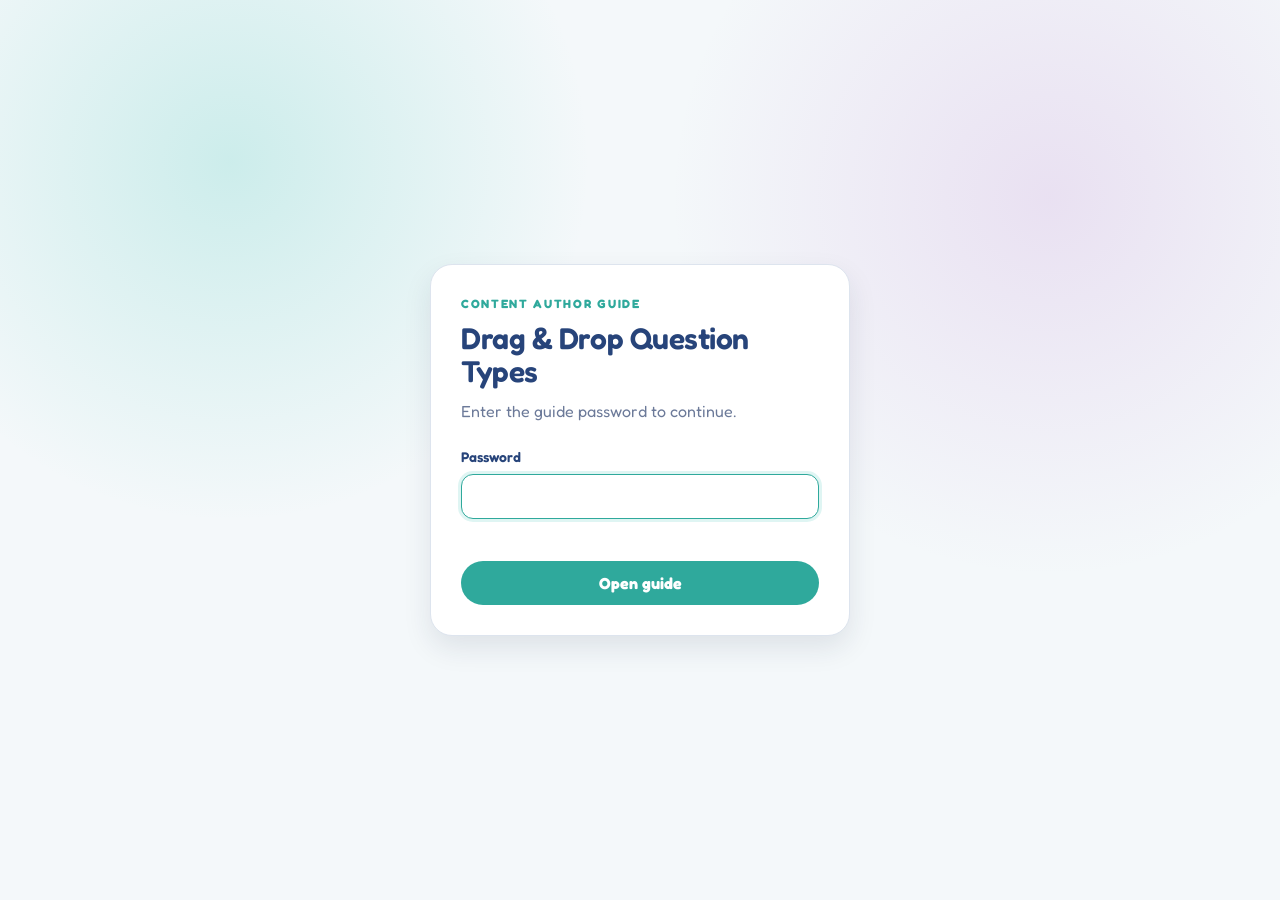
<file: DragAndDrop/dd1slotperitem.html>
<!DOCTYPE html>
<html lang="en">
<head>
  <meta charset="UTF-8" />
  <meta name="viewport" content="width=device-width, initial-scale=1.0" />
  <title>DD1SlotPerItem — Drag &amp; Drop Author Guide</title>
  <link rel="stylesheet" href="assets/styles.css" />
  <script src="assets/auth.js"></script>
</head>
<body>
  <div class="topbar">
    <div class="topbar-inner">
      <a class="topbar-logo" href="index.html">Khan Kids <span>· Question Types</span></a>
      <span class="topbar-sep">/</span>
      <span class="topbar-crumb">Drag &amp; Drop</span>
      <span class="topbar-sep">/</span>
      <span class="topbar-crumb">DD1SlotPerItem</span>
    </div>
  </div>

  <div class="wrap" style="padding-top:24px;">
    <a class="back-link" href="index.html">All question types</a>
  </div>

  <header class="hero" style="padding-top:28px;">
    <div class="eyebrow">Family 1 · Slot-Based Drags</div>
    <h1>DD1SlotPerItem</h1>
    <p class="lede">
      A one-to-one matching task. Each drop slot holds one item, and each
      <code>Valid</code> item is assigned to one or more accepted drop slots.
    </p>
  </header>

  <div class="doc">
    <!-- ---------------- Sidebar TOC ---------------- -->
    <nav class="toc" aria-label="Guide navigation">
      <div class="toc-block">
        <div class="toc-title">Question types</div>
        <div class="toc-group-label">Slot-Based</div>
        <a class="type-jump" href="ddxintoa.html"><span>DDXintoA</span><small>One drop slot group</small></a>
        <a class="type-jump" href="ddxyintoab.html"><span>DDXYintoAB</span><small>Two drop slot groups</small></a>
        <a class="type-jump current" href="dd1slotperitem.html"><span>DD1SlotPerItem</span><small>One item per drop slot</small></a>
        <a class="type-jump" href="ddanyslot.html"><span>DDAnySlot</span><small>Any Valid item fits</small></a>
        <div class="toc-group-label">Boxes</div>
        <a class="type-jump" href="ddboxes.html"><span>DDBoxes</span><small>Match to drop slots</small></a>
        <a class="type-jump" href="ddfillboxes.html"><span>DDFillBoxes</span><small>Resize to drop slot</small></a>
        <a class="type-jump" href="ddanyboxes.html"><span>DDAnyBoxes</span><small>Fill correct drop slots</small></a>
        <a class="type-jump" href="ddletterboxes.html"><span>DDLetterBoxes</span><small>Text items in order</small></a>
      </div>
      <div class="toc-block">
        <div class="toc-title">On this page</div>
        <a href="#how">How it works</a>
        <a href="#vs">The big question: vs DDXintoA</a>
        <a href="#fields">Key fields</a>
        <a href="#items">Item types</a>
        <a href="#v31" class="sub">3.1 · One drop slot per item</a>
        <a href="#v32" class="sub">3.2 · Many items, many drop slots</a>
        <a href="#v33" class="sub">3.3 · Items valid in a few drop slots</a>
        <a href="#v34" class="sub">3.4 · Only some drop slots are valid</a>
      </div>
    </nav>

    <!-- ---------------- Content ---------------- -->
    <main class="content">

      <!-- ===== HOW IT WORKS ===== -->
      <h2 id="how">How it works</h2>
      <p>
        In a <code>DD1SlotPerItem</code> question, the screen has one or more drop slots,
        and the child drags items into them. The defining behavior: each drop slot can hold
        only one item. Each <code>Valid</code> item is paired with an accepted drop slot
        number, so this is an item-to-drop-slot matching task.
      </p>
      <div class="callout">
        <p class="callout-title">The one rule that defines DD1SlotPerItem</p>
        <p>
          <b>Each drop slot holds exactly one item.</b> The moment an item lands in a drop
          slot, that slot is full. Each <code>Valid</code> item is tagged with the accepted
          drop slot number(s): <code>"slot": "1"</code> (only slot 1) or
          <code>"slot": "2,3"</code> (slot 2 <i>or</i> 3).
        </p>
      </div>

      <!-- ===== THE BIG QUESTION ===== -->
      <h2 id="vs">The big question: how is this different from DDXintoA?</h2>
      <p>
        This trips a lot of people up — and with a single drop slot the two types look
        and behave <i>identically</i>. The difference only becomes visible when there are
        two or more drop slots:
      </p>
      <table class="glossary">
        <tr><th></th><th>DDXintoA</th><th>DD1SlotPerItem</th></tr>
        <tr>
          <td><b>The mental model</b></td>
          <td>One accepted drop slot group that collects Valid items.</td>
          <td>A set of drop slots, each matched to one Valid item.</td>
        </tr>
        <tr>
          <td><b>Items per drop slot</b></td>
          <td>A drop slot can hold many Valid items (up to its target count).</td>
          <td>A drop slot holds exactly one item, then it’s full.</td>
        </tr>
        <tr>
          <td><b>What <code>slot</code> means on a Valid item</b></td>
          <td>Which target it goes in (e.g. <code>"drop1"</code>); several items can share the same target.</td>
          <td>The accepted drop slot number(s) (e.g. <code>"1"</code> or <code>"2,3"</code>); each drop slot still takes only one item.</td>
        </tr>
        <tr>
          <td><b>Typical use</b></td>
          <td>Drag all Valid items into the same drop slot group.</td>
          <td>Match each Valid item to its assigned drop slot.</td>
        </tr>
      </table>
      <div class="callout note">
        <p class="callout-title">In plain terms</p>
        <p>
          If you have one drop slot, it doesn’t matter which of the two
          types you pick — they behave the same. If you have several drop slots and each
          one should end up with a single item, that’s when you want
          <code>DD1SlotPerItem</code>.
        </p>
      </div>

      <!-- ===== KEY FIELDS ===== -->
      <h2 id="fields">Key fields you’ll set</h2>
      <table class="glossary">
        <tr><th>Field</th><th>What it does</th></tr>
        <tr><td><code>questionType</code></td><td>Always <code>"DD1SlotPerItem"</code> for this type.</td></tr>
        <tr><td><code>layout</code></td><td>The visual template — how many drop slots and where they sit (e.g. <code>DD1SlotPerItem3S</code> = 3 slots).</td></tr>
        <tr><td><code>numTotalItems</code></td><td>How many draggable items appear in total (<code>Valid</code> + <code>Bogus</code>).</td></tr>
        <tr><td><code>numValidItems</code></td><td>How many <code>Valid</code> items must be matched into drop slots.</td></tr>
        <tr><td><code>var1</code>, <code>var2</code>…</td><td>Reusable text/word values swapped into image paths.</td></tr>
      </table>

      <!-- ===== ITEM TYPES ===== -->
      <h2 id="items">Item types inside <code>items</code></h2>
      <table class="glossary">
        <tr><th>itemType</th><th>Meaning</th></tr>
        <tr><td><code>Valid</code></td><td>A draggable item accepted by one or more drop slots. Its <code>slot</code> number says which one(s).</td></tr>
        <tr><td><code>Bogus</code></td><td>A draggable item that isn’t accepted by any drop slot. Often a comma-list of several Bogus items.</td></tr>
        <tr><td><code>Static</code></td><td>A fixed picture — a reference, a label, or an item already placed in a drop slot.</td></tr>
        <tr><td><code>Drop</code></td><td>Defines a drop slot itself (position/size).</td></tr>
        <tr><td><code>Background</code></td><td>The full-screen background image.</td></tr>
        <tr><td><code>Instruction</code></td><td>What Kodi says/asks.</td></tr>
        <tr><td><code>Yay</code> / <code>Oops</code></td><td>The correct / incorrect feedback (text + audio).</td></tr>
      </table>

      <!-- ===== SLOT SHORTHAND ===== -->
      <div class="callout note">
        <p class="callout-title">Good to know: the comma-slot shorthand</p>
        <p>
          A <code>Valid</code> item can list several drop slot numbers at once, like
          <code>"slot": "1,2,3,4"</code>. When the picture/text is the same, this is a
          shortcut that creates one draggable copy per drop slot, and each copy is accepted in
          any of those drop slots. You’ll see this in the examples below. (The same trick
          works for <code>Drop</code> items, e.g. <code>"slot": "drop1,drop2,drop3"</code>.)
        </p>
      </div>

      <!-- ============================================================ -->
      <!-- VARIANT 3.1                                                  -->
      <!-- ============================================================ -->
      <h2 id="v31"><span class="variant-tag">3.1</span> One valid drop slot for each item</h2>
      <p>
        The cleanest one-to-one case: every <code>Valid</code> item has its own single
        drop slot. Item A only fits drop slot 1, B only fits drop slot 2, and so on. Each
        <code>Valid</code> item gets a single slot number, and each drop slot accepts
        exactly that one item.
      </p>

      <!-- Example 3.1.a -->
      <div class="example">
        <div class="example-head">
          <span class="example-ask">Match uppercase to lowercase: fry each egg on its pan</span>
          <span class="example-file">Drag_Match2Sets_16Var.leaf.json · q1 (5–121)</span>
        </div>
        <div class="example-body">
          <div class="example-visual">
            <div class="shot" data-shot="dd1slot-31-eggpan.png">
              <div class="shot-hint">
                <b>Add screenshot here</b>
                <span class="path">assets/dd1slot-31-eggpan.png</span>
              </div>
            </div>
            <p class="visual-caption">Four Valid “egg” letter items A–D and four pan drop slots labelled a–d. Each uppercase item has exactly one matching drop slot.</p>
          </div>
          <pre class="example-code">{
  "name": "q1",
  "questionType": "DD1SlotPerItem",
  "layout": ".../Drag/DDXinto4StatinDropFlip",
  "numTotalItems": 4,
  "numValidItems": 4,
  "soundExt": "_phonics",
  "comments": "uppercase and lowercase, 4 items; egg and pan",
  "items": [
    { "itemType": "Valid", "text": "A", "slot": "1", "bgPath": ".../egg.png" },
    { "itemType": "Valid", "text": "B", "slot": "2", "bgPath": ".../egg.png" },
    { "itemType": "Valid", "text": "C", "slot": "3", "bgPath": ".../egg.png" },
    { "itemType": "Valid", "text": "D", "slot": "4", "bgPath": ".../egg.png" },
    { "itemType": "Static", "slot": "drop1,drop2,drop3,drop4", "path": ".../pan.png" },
    { "itemType": "Static", "slot": "stat1", "text": "a" },
    { "itemType": "Static", "slot": "stat2", "text": "b" },
    { "itemType": "Static", "slot": "stat3", "text": "c" },
    { "itemType": "Static", "slot": "stat4", "text": "d" },
    { "itemType": "Drop", "slot": "drop1,drop2,drop3,drop4" },
    { "itemType": "Background", "path": ".../patternbg1.png" },
    { "itemType": "Instruction", "text": "Fry each egg on a pan. Match the uppercase and lowercase letters" },
    { "itemType": "Yay", "text": "You matched the upper and lowercase letters!" }
  ]
}</pre>
        </div>
        <div class="example-note">
          Each uppercase letter has its own drop slot — <code>A→1</code>, <code>B→2</code>,
          <code>C→3</code>, <code>D→4</code> — so there’s exactly one accepted drop slot per item.
          The lowercase letters (<code>stat1</code>–<code>stat4</code>) are the labels that
          tell the child which pan is which, and the pan art covers all four drop slots.
        </div>
      </div>

      <!-- ============================================================ -->
      <!-- VARIANT 3.2                                                  -->
      <!-- ============================================================ -->
      <h2 id="v32"><span class="variant-tag">3.2</span> Several identical items into several interchangeable drop slots</h2>
      <p>
        When the items are all the same, any of them can go in any of the valid drop slots. One
        <code>Valid</code> line with a comma-slot list creates several identical copies, and
        each copy is accepted in any of those drop slots — but each drop slot still holds only one.
      </p>

      <!-- Example 3.2.a -->
      <div class="example">
        <div class="example-head">
          <span class="example-ask">Drag 4 toys to the top squares</span>
          <span class="example-file">Drag-All.leaf.json · q1 (4–51)</span>
        </div>
        <div class="example-body">
          <div class="example-visual">
            <div class="shot" data-shot="dd1slot-32-toys.png">
              <div class="shot-hint">
                <b>Add screenshot here</b>
                <span class="path">assets/dd1slot-32-toys.png</span>
              </div>
            </div>
            <p class="visual-caption">Four identical Valid toy items and four top drop slots. Any toy can go in any of the four drop slots.</p>
          </div>
          <pre class="example-code">{
  "name": "q1",
  "questionType": "DD1SlotPerItem",
  "numValidItems": 4,
  "soundExt": "_silent",
  "layout": ".../Drag/DD8Slot4Item1PostA",
  "comments": "DD1SlotPerItem",
  "items": [
    { "itemType": "Instruction", "text": "drag 4 toys to the top squares" },
    { "itemType": "Valid", "path": ".../ollotub1.png", "slot": "1,2,3,4", "behavior": "wiggle1" },
    { "itemType": "Post", "behavior": "count" },
    { "itemType": "Background", "path": ".../patternbg1.png" },
    { "itemType": "Static", "path": ".../squarestatic11.png", "slot": "drop1,drop2,drop3,drop4" },
    { "itemType": "Static", "path": ".../squarestatic3.png",  "slot": "drop5,drop6,drop7,drop8" },
    { "itemType": "Drop", "slot": "drop1,drop2,drop3,drop4", "scale": "85%" }
  ]
}</pre>
        </div>
        <div class="example-note">
          The single <b>Valid</b> line <code>"slot": "1,2,3,4"</code> creates four identical
          toys, each accepted in any of the four top drop slots. Note only the <b>top</b>
          squares (<code>drop1</code>–<code>drop4</code>) are valid drop slots — the bottom
          row (<code>drop5</code>–<code>drop8</code>) is just decoration. <code>Post · count</code>
          tracks how many have been placed.
        </div>
      </div>

      <!-- ============================================================ -->
      <!-- VARIANT 3.3                                                  -->
      <!-- ============================================================ -->
      <h2 id="v33"><span class="variant-tag">3.3</span> Different items, each valid in its own set of drop slots</h2>
      <p>
        A mix of the two ideas above: some <code>Valid</code> items belong in one specific
        drop slot, while others are valid in a small set of drop slots. Here one item type
        maps to a single slot and another maps to two interchangeable slots.
      </p>

      <!-- Example 3.3.a -->
      <div class="example">
        <div class="example-head">
          <span class="example-ask">Complete the pattern: moose, duck, duck…</span>
          <span class="example-file">Drag_Math.leaf.json · q4 (145–212)</span>
        </div>
        <div class="example-body">
          <div class="example-visual">
            <div class="shot" data-shot="dd1slot-33-pattern.png">
              <div class="shot-hint">
                <b>Add screenshot here</b>
                <span class="path">assets/dd1slot-33-pattern.png</span>
              </div>
            </div>
            <p class="visual-caption">The pattern moose–duck–duck repeats. The child completes the next three: moose into drop slot 1, and the two ducks into drop slots 2 and 3.</p>
          </div>
          <pre class="example-code">{
  "name": "q4",
  "questionType": "DD1SlotPerItem",
  "layout": ".../Drag/DD1SlotperItem3Slots3Stat",
  "numTotalItems": 3,
  "numValidItems": 3,
  "var1": "moose", "var2": "duck",
  "comments": "Complete the rest of the pattern ABBABB",
  "dropSlotStyle": "DashBorder #light",
  "items": [
    { "itemType": "Instruction", "text": "Based on the pattern, what comes next?" },
    { "itemType": "Background", "path": ".../patternbg8.png" },
    { "itemType": "Static", "path": ".../{var1}.png", "slot": "stat1" },
    { "itemType": "Static", "path": ".../{var2}.png", "slot": "stat2,stat3" },
    { "itemType": "Valid",  "path": ".../{var1}.png", "slot": "1" },
    { "itemType": "Valid",  "path": ".../{var2}.png", "slot": "2,3" }
  ]
}</pre>
        </div>
        <div class="example-note">
          The moose is <code>"slot": "1"</code> — only drop slot 1 accepts it. The duck is
          <code>"slot": "2,3"</code>, which creates two ducks that are each accepted by
          either drop slot 2 or drop slot 3. The shown
          part of the pattern (moose, duck, duck) is built from <b>Static</b> items.
        </div>
      </div>

      <!-- ============================================================ -->
      <!-- VARIANT 3.4                                                  -->
      <!-- ============================================================ -->
      <h2 id="v34"><span class="variant-tag">3.4</span> Only some of the drop slots are valid</h2>
      <p>
        The layout may show more drop slots than there are <code>Valid</code> items. Only the
        drop slots you mark as valid will accept items; the extras don’t count. This is how a
        measuring task works — the child fills only up to the right amount.
      </p>

      <!-- Example 3.4.a -->
      <div class="example">
        <div class="example-head">
          <span class="example-ask">Measuring: how many turtles tall is Sandy?</span>
          <span class="example-file">A5_MAT_MAT4_MAD_01_a.easy.leaf.json · q2 (59–114)</span>
        </div>
        <div class="example-body">
          <div class="example-visual">
            <div class="shot" data-shot="dd1slot-34-turtles.png">
              <div class="shot-hint">
                <b>Add screenshot here</b>
                <span class="path">assets/dd1slot-34-turtles.png</span>
              </div>
            </div>
            <p class="visual-caption">A vertical measuring strip next to Sandy. Only the three drop slots matching Sandy’s height accept Valid turtle items.</p>
          </div>
          <pre class="example-code">{
  "name": "q2",
  "questionType": "DD1SlotPerItem",
  "layout": ".../Drag/measurevertically",
  "numTotalItems": 3,
  "numValidItems": 3,
  "dropSlotStyle": "DashBorder",
  "soundExt": "_silent",
  "comments": "drag turtles to height of sandy",
  "items": [
    { "itemType": "Background", "path": ".../patternbg9.png" },
    { "itemType": "Static", "path": ".../sandy.png", "slot": "stat1", "scale": "127%" },
    { "itemType": "Valid", "path": ".../turtle.png", "slot": "1,2,3" },
    { "itemType": "Drop", "slot": "drop1,drop2,drop3", "scale": "69%" },
    { "itemType": "Post", "behavior": "count" },
    { "itemType": "Instruction", "text": "How many turtles tall is Sandy? Drag turtles over to find out" },
    { "itemType": "Yay", "text": "Sandy is as tall as 3 turtles" }
  ]
}</pre>
        </div>
        <div class="example-note">
          The measuring strip has room for many turtles, but the content only marks
          <b>three</b> valid drop slots (<code>drop1</code>–<code>drop3</code>) — Sandy’s height.
          The turtle <b>Valid</b> line <code>"slot": "1,2,3"</code> makes three turtles, each
          accepted in any of those three drop slots. Drop a turtle anywhere else and it won’t stick.
        </div>
      </div>

      <div class="callout note">
        <p class="callout-title">Quick recap</p>
        <p>
          <b>3.1</b> one item ↔ one drop slot · <b>3.2</b> identical items into interchangeable
          drop slots · <b>3.3</b> different items, each valid in its own drop slot(s) · <b>3.4</b> more
          drop slots on screen than valid ones. Across all four, the constant is: <b>each drop slot
          holds exactly one item.</b>
        </p>
      </div>

      <nav class="next-prev" aria-label="Question type navigation">
        <a class="prev" href="ddxyintoab.html">
          <span class="next-prev-label">Previous type</span>
          <strong>DDXYintoAB</strong>
          <span>Two drop slot groups</span>
        </a>
        <a class="next" href="ddanyslot.html">
          <span class="next-prev-label">Next type</span>
          <strong>DDAnySlot</strong>
          <span>Any Valid item fits</span>
        </a>
      </nav>

    </main>
  </div>

  <footer>
    Khan Academy Kids · Internal content-author documentation · DD1SlotPerItem
  </footer>

  <script>
    // Lightweight JSON syntax highlighting for the example code blocks.
    document.querySelectorAll('.example-code').forEach(function (el) {
      var html = el.innerHTML;
      html = html.replace(/: (&quot;[^&]*?&quot;|"[^"]*?")/g, ': <span class="s">$1</span>');
      html = html.replace(/("[^"]*?")(\s*):/g, '<span class="k">$1</span>$2:');
      el.innerHTML = html;
    });

    // If a screenshot file exists in assets/, swap the placeholder for the image.
    document.querySelectorAll('.shot[data-shot]').forEach(function (box) {
      var file = box.getAttribute('data-shot');
      var img = new Image();
      img.onload = function () {
        box.innerHTML = '';
        box.appendChild(img);
        box.style.borderStyle = 'solid';
      };
      img.src = 'assets/' + file;
      img.alt = file;
    });
  </script>
</body>
</html>
</file>
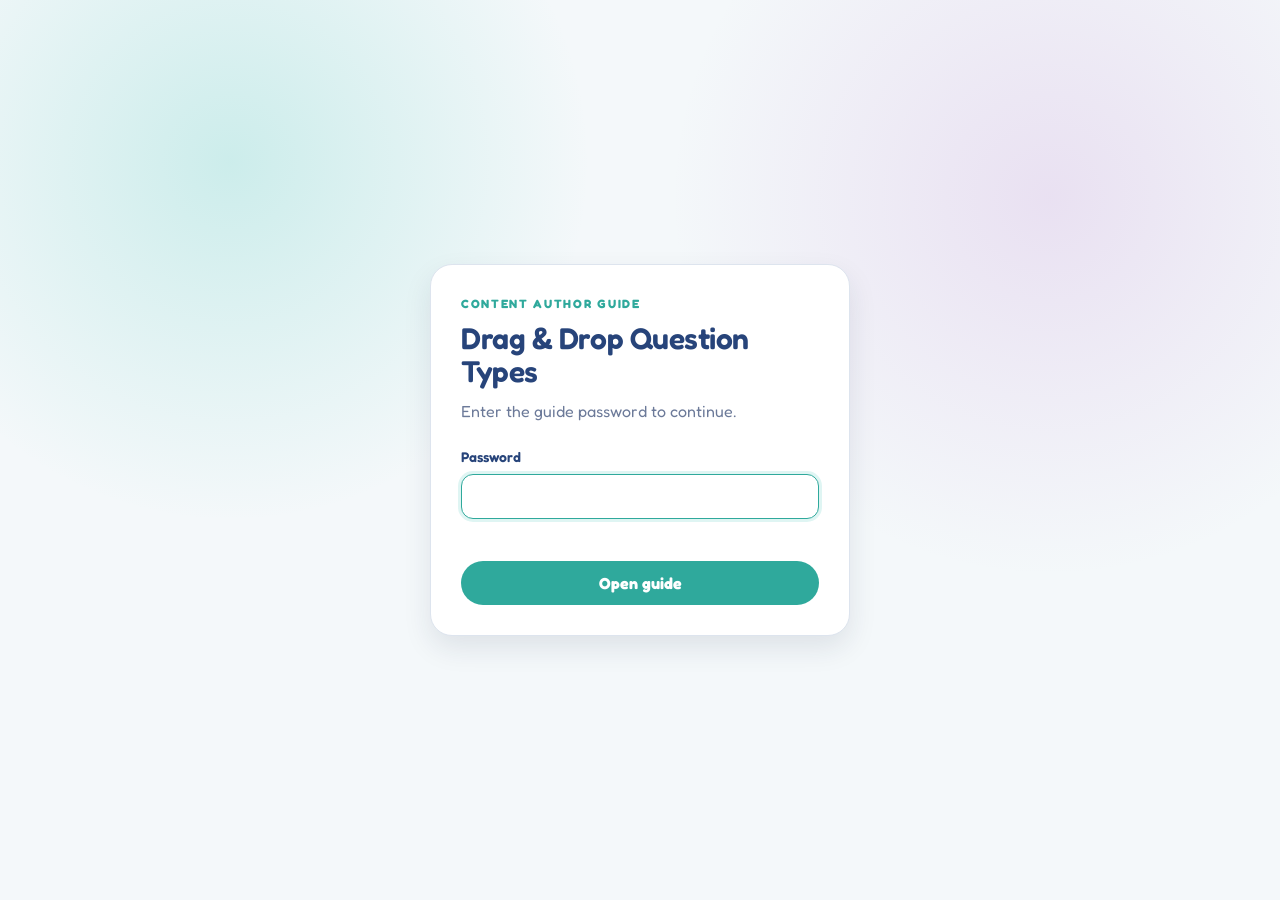
<file: DragAndDrop/ddanyboxes.html>
<!DOCTYPE html>
<html lang="en">
<head>
  <meta charset="UTF-8" />
  <meta name="viewport" content="width=device-width, initial-scale=1.0" />
  <title>DDAnyBoxes — Drag &amp; Drop Author Guide</title>
  <link rel="stylesheet" href="assets/styles.css" />
  <script src="assets/auth.js"></script>
</head>
<body>
  <div class="topbar">
    <div class="topbar-inner">
      <a class="topbar-logo" href="index.html">Khan Kids <span>· Question Types</span></a>
      <span class="topbar-sep">/</span>
      <span class="topbar-crumb">Drag &amp; Drop</span>
      <span class="topbar-sep">/</span>
      <span class="topbar-crumb">DDAnyBoxes</span>
    </div>
  </div>

  <div class="wrap" style="padding-top:24px;">
    <a class="back-link" href="index.html">All question types</a>
  </div>

  <header class="hero" style="padding-top:28px;">
    <div class="eyebrow">Family 2 · “Boxes” Drags</div>
    <h1>DDAnyBoxes</h1>
    <p class="lede">
      Same row of Boxes-style drop slots as <a href="ddboxes.html">DDBoxes</a>, but the
      answer is graded by which drop slots are filled, not by item identity.
    </p>
  </header>

  <div class="doc">
    <!-- ---------------- Sidebar TOC ---------------- -->
    <nav class="toc" aria-label="Guide navigation">
      <div class="toc-block">
        <div class="toc-title">Question types</div>
        <div class="toc-group-label">Slot-Based</div>
        <a class="type-jump" href="ddxintoa.html"><span>DDXintoA</span><small>One drop slot group</small></a>
        <a class="type-jump" href="ddxyintoab.html"><span>DDXYintoAB</span><small>Two drop slot groups</small></a>
        <a class="type-jump" href="dd1slotperitem.html"><span>DD1SlotPerItem</span><small>One item per drop slot</small></a>
        <a class="type-jump" href="ddanyslot.html"><span>DDAnySlot</span><small>Any Valid item fits</small></a>
        <div class="toc-group-label">Boxes</div>
        <a class="type-jump" href="ddboxes.html"><span>DDBoxes</span><small>Match to drop slots</small></a>
        <a class="type-jump" href="ddfillboxes.html"><span>DDFillBoxes</span><small>Resize to drop slot</small></a>
        <a class="type-jump current" href="ddanyboxes.html"><span>DDAnyBoxes</span><small>Fill correct drop slots</small></a>
        <a class="type-jump" href="ddletterboxes.html"><span>DDLetterBoxes</span><small>Text items in order</small></a>
      </div>
      <div class="toc-block">
        <div class="toc-title">On this page</div>
        <a href="#how">How it works</a>
        <a href="#vs">vs DDBoxes</a>
        <a href="#fields">Key fields</a>
        <a href="#items">Item types</a>
        <a href="#v71" class="sub">7.1 · Measure with blocks</a>
      </div>
    </nav>

    <!-- ---------------- Content ---------------- -->
    <main class="content">

      <!-- ===== HOW IT WORKS ===== -->
      <h2 id="how">How it works</h2>
      <p>
        DDAnyBoxes shows a set of drop slots and usually identical items. The child drags
        items into the drop slots and taps the green button to check. Two things make it special:
      </p>
      <ul class="lead-list">
        <li><b>Any item can go in any drop slot.</b> Unlike DDBoxes, an item isn’t matched to one drop slot.</li>
        <li><b>It grades by which drop slots are filled</b>, not by which item is in which slot. The answer is right when every <code>Valid</code> slot is filled and every <code>Bogus</code> slot is empty.</li>
      </ul>
      <div class="callout">
        <p class="callout-title">The one rule that defines DDAnyBoxes</p>
        <p>
          <b>It’s about counting, not matching.</b> The child chooses how many drop slots to
          fill (and which ones). The items themselves are usually interchangeable, so it
          never matters which block lands in which drop slot.
        </p>
      </div>

      <!-- ===== VS ===== -->
      <h2 id="vs">vs DDBoxes</h2>
      <table class="glossary">
        <tr><th></th><th>DDBoxes / DDFillBoxes</th><th>DDAnyBoxes</th></tr>
        <tr>
          <td><b>The task</b></td>
          <td>Put each <code>Valid</code> item in its accepted drop slot.</td>
          <td>Fill the <code>Valid</code> drop slots; leave the <code>Bogus</code> drop slots empty.</td>
        </tr>
        <tr>
          <td><b>How it’s graded</b></td>
          <td>Accepted item in the accepted drop slot.</td>
          <td><code>Valid</code> slots filled + <code>Bogus</code> slots empty. <b>Item identity is ignored.</b></td>
        </tr>
        <tr>
          <td><b>Can you drop into a Bogus slot?</b></td>
          <td>No — only accepted drop slots accept an item.</td>
          <td><b>Yes</b> — any drop slot accepts an item, even one that should stay empty.</td>
        </tr>
        <tr>
          <td><b>Item size in drop slot</b></td>
          <td colspan="2" style="text-align:center;">Resizes to fill the drop slot (same as DDFillBoxes)</td>
        </tr>
        <tr>
          <td><b>Typical use</b></td>
          <td>Spelling, sorting, sequencing.</td>
          <td>Measuring / counting (“how many?”).</td>
        </tr>
      </table>

      <!-- ===== KEY FIELDS ===== -->
      <h2 id="fields">Key fields you’ll set</h2>
      <table class="glossary">
        <tr><th>Field</th><th>What it does</th></tr>
        <tr><td><code>questionType</code></td><td>Always <code>"DDAnyBoxes"</code> for this type.</td></tr>
        <tr><td><code>layout</code></td><td>The visual template — how many drop slots and where the tray sits.</td></tr>
        <tr><td><code>numTotalItems</code></td><td>How many draggable items appear in total.</td></tr>
        <tr><td><code>numValidItems</code></td><td>How many drop slots must be filled for a correct answer.</td></tr>
        <tr><td><code>numExtraItems</code></td><td>How many drop slots should stay empty.</td></tr>
        <tr><td><code>dropSlotStyle</code></td><td>Look of the drop slots, e.g. <code>"DashBorder"</code> draws the dashed outline.</td></tr>
        <tr><td><code>showSubmitButton</code></td><td><code>true</code> shows the green check button so the child confirms when done.</td></tr>
      </table>

      <!-- ===== ITEM TYPES ===== -->
      <h2 id="items">Item types inside <code>items</code></h2>
      <table class="glossary">
        <tr><th>itemType</th><th>Meaning</th></tr>
        <tr><td><code>Valid</code></td><td>Marks which drop slots should be filled. Its <code>slot</code> list (e.g. <code>"1,2,3"</code>) names those slots.</td></tr>
        <tr><td><code>Bogus</code></td><td>Marks which drop slots should stay empty. Its <code>slot</code> (e.g. <code>"4"</code>) names those slots.</td></tr>
        <tr><td><code>Drop</code></td><td>Defines the drop slots themselves (position/size).</td></tr>
        <tr><td><code>Static</code></td><td>A fixed picture — here, the person being measured.</td></tr>
        <tr><td><code>Background</code></td><td>The full-screen background image.</td></tr>
        <tr><td><code>Instruction</code></td><td>What Kodi says/asks.</td></tr>
        <tr><td><code>Yay</code> / <code>Oops</code></td><td>The correct / incorrect feedback (text + audio).</td></tr>
      </table>
      <div class="callout note">
        <p class="callout-title">How <code>Valid</code> and <code>Bogus</code> work here</p>
        <p>
          In DDAnyBoxes, <code>Valid</code> and <code>Bogus</code> don’t describe individual
          draggable pieces so much as they <b>label the drop slots</b>. <code>Valid</code>’s
          <code>slot</code> list is the set of drop slots that must end up filled; <code>Bogus</code>’s
          <code>slot</code> list is the set that must stay empty. The blocks the child drags
          are usually all the same picture.
        </p>
      </div>

      <!-- ============================================================ -->
      <!-- VARIANT 7.1                                                  -->
      <!-- ============================================================ -->
      <h2 id="v71"><span class="variant-tag">7.1</span> Measure with blocks</h2>
      <p>
        A measuring task: <em>“How many blocks tall is the boy?”</em> There’s a vertical
        stack of 4 drop slots next to the boy, who is 3 blocks tall. The child drags blocks
        into the drop slots to measure him — the answer is correct when the bottom 3 drop
        slots are filled and the top drop slot stays empty.
      </p>

      <!-- Example 7.1.a -->
      <div class="example">
        <div class="example-head">
          <span class="example-ask">How many blocks tall is the boy?</span>
          <span class="example-file">MAT08Measurement_EN.asm.leaf.json · q07 (556–619)</span>
        </div>
        <div class="example-body">
          <div class="example-visual">
            <div class="shot" data-shot="ddanyboxes-71-measure.png">
              <div class="shot-hint">
                <b>Add screenshot here</b>
                <span class="path">assets/ddanyboxes-71-measure.png</span>
              </div>
            </div>
            <p class="visual-caption">A stack of 4 dashed drop slots beside the boy, with identical blocks in the tray. The child fills drop slots to match his height, then taps the green button.</p>
          </div>
          <pre class="example-code">{
  "name": "MAT8V2-EN-q07-4YO",
  "questionType": "DDAnyBoxes",
  "layout": "test/holly/measurevertically4",
  "numTotalItems": 4,
  "numValidItems": 3,
  "numExtraItems": 1,
  "dropSlotStyle": "DashBorder",
  "disable": "oops,multiTries,sparkles,exuberantKodi,thisIsHow",
  "showSubmitButton": true,
  "comments": "ask: measure the boy with blocks",
  "items": [
    { "itemType": "Static", "path": ".../people/boy8.png", "slot": "stat1", "scale": "94", "y": "63" },
    { "itemType": "Valid", "path": ".../shape/squareround1.png", "slot": "1,2,3", "behavior": "wiggle1" },
    { "itemType": "Bogus", "path": ".../shape/squareround1.png", "slot": "4",     "behavior": "wiggle1" },
    { "itemType": "Drop",  "slot": "drop1,drop2,drop3" },
    { "itemType": "Instruction", "text": "How many blocks tall is the boy? Measure him by dragging blocks to the dotted squares. ...Press the green button when youre done." },
    { "itemType": "Background", "path": ".../BG_Measurement_sidewalk-chalk.png" },
    { "itemType": "Yay",  "text": "Lets do another one!" },
    { "itemType": "Oops", "text": "Lets do another one!" }
  ]
}</pre>
        </div>
        <div class="example-note">
          The <code>Valid</code> block lists <code>slot: "1,2,3"</code> — the bottom three
          drop slots that <b>must</b> end up filled (<code>numValidItems: 3</code>). The
          <code>Bogus</code> block lists <code>slot: "4"</code> — the top drop slot that
          <b>must stay empty</b> (<code>numExtraItems: 1</code>). Notice both blocks use the
          <i>same picture</i> (<code>squareround1.png</code>): the child isn’t matching, just
          deciding how many blocks tall the boy is. Filling all 4 drop slots (or only 2) would be
          marked wrong.
        </div>
      </div>

      <div class="callout note">
        <p class="callout-title">Why not DDBoxes here?</p>
        <p>
          With <a href="ddboxes.html">DDBoxes</a> each drop slot wants a specific <code>Valid</code> item, which
          makes no sense when every block is identical and the real question is “how many?”.
          DDAnyBoxes lets the child drop blocks freely and grades the count — the
          <code>Valid</code> drop slots filled, the <code>Bogus</code> drop slots empty.
        </p>
      </div>

      <nav class="next-prev" aria-label="Question type navigation">
        <a class="prev" href="ddfillboxes.html">
          <span class="next-prev-label">Previous type</span>
          <strong>DDFillBoxes</strong>
          <span>Resize to drop slot</span>
        </a>
        <a class="next" href="ddletterboxes.html">
          <span class="next-prev-label">Next type</span>
          <strong>DDLetterBoxes</strong>
          <span>Text items in order</span>
        </a>
      </nav>

    </main>
  </div>

  <footer>
    Khan Academy Kids · Internal content-author documentation · DDAnyBoxes
  </footer>

  <script>
    // Lightweight JSON syntax highlighting for the example code blocks.
    document.querySelectorAll('.example-code').forEach(function (el) {
      var html = el.innerHTML;
      html = html.replace(/: (&quot;[^&]*?&quot;|"[^"]*?")/g, ': <span class="s">$1</span>');
      html = html.replace(/("[^"]*?")(\s*):/g, '<span class="k">$1</span>$2:');
      el.innerHTML = html;
    });

    // If a screenshot file exists in assets/, swap the placeholder for the image.
    document.querySelectorAll('.shot[data-shot]').forEach(function (box) {
      var file = box.getAttribute('data-shot');
      var img = new Image();
      img.onload = function () {
        box.innerHTML = '';
        box.appendChild(img);
        box.style.borderStyle = 'solid';
      };
      img.src = 'assets/' + file;
      img.alt = file;
    });
  </script>
</body>
</html>
</file>
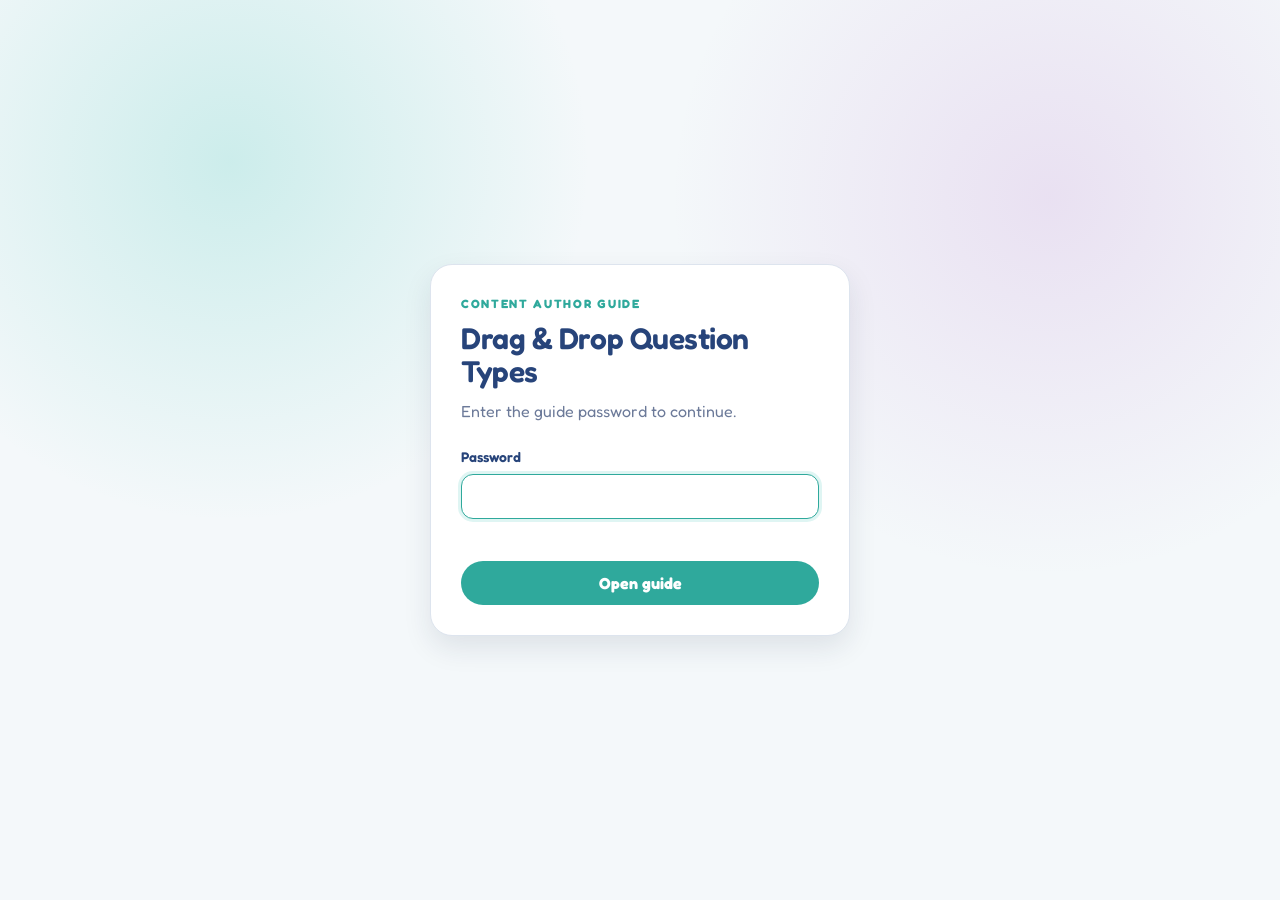
<file: DragAndDrop/ddanyslot.html>
<!DOCTYPE html>
<html lang="en">
<head>
  <meta charset="UTF-8" />
  <meta name="viewport" content="width=device-width, initial-scale=1.0" />
  <title>DDAnySlot — Drag &amp; Drop Author Guide</title>
  <link rel="stylesheet" href="assets/styles.css" />
  <script src="assets/auth.js"></script>
</head>
<body>
  <div class="topbar">
    <div class="topbar-inner">
      <a class="topbar-logo" href="index.html">Khan Kids <span>· Question Types</span></a>
      <span class="topbar-sep">/</span>
      <span class="topbar-crumb">Drag &amp; Drop</span>
      <span class="topbar-sep">/</span>
      <span class="topbar-crumb">DDAnySlot</span>
    </div>
  </div>

  <div class="wrap" style="padding-top:24px;">
    <a class="back-link" href="index.html">All question types</a>
  </div>

  <header class="hero" style="padding-top:28px;">
    <div class="eyebrow">Family 1 · Slot-Based Drags</div>
    <h1>DDAnySlot</h1>
    <p class="lede">
      The child fills the drop slots with <code>Valid</code> items. Any
      <code>Valid</code> item can go in any drop slot, because placement is not matched
      item-by-item.
    </p>
  </header>

  <div class="doc">
    <!-- ---------------- Sidebar TOC ---------------- -->
    <nav class="toc" aria-label="Guide navigation">
      <div class="toc-block">
        <div class="toc-title">Question types</div>
        <div class="toc-group-label">Slot-Based</div>
        <a class="type-jump" href="ddxintoa.html"><span>DDXintoA</span><small>One drop slot group</small></a>
        <a class="type-jump" href="ddxyintoab.html"><span>DDXYintoAB</span><small>Two drop slot groups</small></a>
        <a class="type-jump" href="dd1slotperitem.html"><span>DD1SlotPerItem</span><small>One item per drop slot</small></a>
        <a class="type-jump current" href="ddanyslot.html"><span>DDAnySlot</span><small>Any Valid item fits</small></a>
        <div class="toc-group-label">Boxes</div>
        <a class="type-jump" href="ddboxes.html"><span>DDBoxes</span><small>Match to drop slots</small></a>
        <a class="type-jump" href="ddfillboxes.html"><span>DDFillBoxes</span><small>Resize to drop slot</small></a>
        <a class="type-jump" href="ddanyboxes.html"><span>DDAnyBoxes</span><small>Fill correct drop slots</small></a>
        <a class="type-jump" href="ddletterboxes.html"><span>DDLetterBoxes</span><small>Text items in order</small></a>
      </div>
      <div class="toc-block">
        <div class="toc-title">On this page</div>
        <a href="#how">How it works</a>
        <a href="#vs">vs DD1SlotPerItem</a>
        <a href="#fields">Key fields</a>
        <a href="#items">Item types</a>
        <a href="#v41" class="sub">4.1 · Valid items accepted by any drop slot</a>
      </div>
    </nav>

    <!-- ---------------- Content ---------------- -->
    <main class="content">

      <!-- ===== HOW IT WORKS ===== -->
      <h2 id="how">How it works</h2>
      <p>
        In a <code>DDAnySlot</code> question, the screen has a few drop slots and some
        draggable items. The child drags <code>Valid</code> items into the drop slots, and
        it doesn’t matter which <code>Valid</code> item goes in which drop slot. Each drop
        slot still holds only one item.
      </p>
      <div class="callout">
        <p class="callout-title">The one rule that defines DDAnySlot</p>
        <p>
          There is no item-to-slot match. Any <code>Valid</code> item is accepted by any
          drop slot. The task is about filling drop slots, not matching each item to a
          specific slot.
        </p>
      </div>

      <!-- ===== VS ===== -->
      <h2 id="vs">How is this different from DD1SlotPerItem?</h2>
      <p>
        These two look similar — both put one item per drop slot — but they grade the
        child completely differently:
      </p>
      <table class="glossary">
        <tr><th></th><th>DD1SlotPerItem</th><th>DDAnySlot</th></tr>
        <tr>
          <td><b>Does it matter which item goes where?</b></td>
          <td><b>Yes</b> — each <code>Valid</code> item has an accepted drop slot.</td>
          <td><b>No</b> — any <code>Valid</code> item can go in any drop slot.</td>
        </tr>
        <tr>
          <td><b>The task</b></td>
          <td><b>Match</b> each <code>Valid</code> item to its drop slot.</td>
          <td><b>Fill</b> the drop slots (placement is irrelevant).</td>
        </tr>
        <tr>
          <td><b><code>slot</code> on a Valid item</b></td>
          <td>Has a slot number, e.g. <code>"1"</code> or <code>"2,3"</code>.</td>
          <td><b>Left blank</b> — no assigned drop slot.</td>
        </tr>
        <tr>
          <td><b>Graded on</b></td>
          <td>Correct item-to-drop-slot pairing.</td>
          <td>Getting <code>Valid</code> items into the drop slots.</td>
        </tr>
      </table>
      <div class="callout note">
        <p class="callout-title">The quickest way to tell them apart</p>
        <p>
          Look at the <code>Valid</code> items. If they carry a <code>slot</code> value, it’s
          a matching task (<code>DD1SlotPerItem</code>). If they have <b>no</b> <code>slot</code>,
          any <code>Valid</code> item fits anywhere (<code>DDAnySlot</code>). In both,
          <code>Bogus</code> items are never accepted into a drop slot.
        </p>
      </div>

      <!-- ===== KEY FIELDS ===== -->
      <h2 id="fields">Key fields you’ll set</h2>
      <table class="glossary">
        <tr><th>Field</th><th>What it does</th></tr>
        <tr><td><code>questionType</code></td><td>Always <code>"DDAnySlot"</code> for this type.</td></tr>
        <tr><td><code>layout</code></td><td>The visual template — how many drop slots and where they sit.</td></tr>
        <tr><td><code>numTotalItems</code></td><td>How many draggable items appear in total.</td></tr>
        <tr><td><code>numValidItems</code></td><td>How many drop slots need to be filled.</td></tr>
        <tr><td><code>numExtraItems</code></td><td>Extra items offered beyond what’s needed (so the child has choices).</td></tr>
      </table>

      <!-- ===== ITEM TYPES ===== -->
      <h2 id="items">Item types inside <code>items</code></h2>
      <table class="glossary">
        <tr><th>itemType</th><th>Meaning</th></tr>
        <tr><td><code>Valid</code></td><td>A draggable item accepted by any drop slot. Usually has no <code>slot</code>; one line can list several pictures.</td></tr>
        <tr><td><code>Bogus</code></td><td>A draggable item that is never accepted into a drop slot.</td></tr>
        <tr><td><code>Static</code></td><td>A fixed picture — often the character/art aligned to a drop slot.</td></tr>
        <tr><td><code>Drop</code></td><td>Defines a drop slot itself (position/size).</td></tr>
        <tr><td><code>Background</code></td><td>The full-screen background image.</td></tr>
        <tr><td><code>Instruction</code></td><td>What Kodi says/asks.</td></tr>
        <tr><td><code>Yay</code> / <code>Oops</code></td><td>The correct / incorrect feedback (text + audio).</td></tr>
      </table>

      <!-- ============================================================ -->
      <!-- VARIANT 4.1                                                  -->
      <!-- ============================================================ -->
      <h2 id="v41"><span class="variant-tag">4.1</span> Valid items are accepted by any drop slot</h2>
      <p>
        Several items, a few drop slots, and any <code>Valid</code> item can fill any drop
        slot. The child just needs to get a <code>Valid</code> item into each drop slot.
        Notice the <code>Valid</code> items have no <code>slot</code> — that’s what makes
        placement free.
      </p>

      <!-- Example 4.1.a -->
      <div class="example">
        <div class="example-head">
          <span class="example-ask">Give a hat to the cat and the dog</span>
          <span class="example-file">Drag-All.leaf.json · q3 (101–158)</span>
        </div>
        <div class="example-body">
          <div class="example-visual">
            <div class="shot" data-shot="ddanyslot-41-hats.png">
              <div class="shot-hint">
                <b>Add screenshot here</b>
                <span class="path">assets/ddanyslot-41-hats.png</span>
              </div>
            </div>
            <p class="visual-caption">Four Valid hat items and two animal drop slots. Any hat can go on either animal as long as both drop slots are filled.</p>
          </div>
          <pre class="example-code">{
  "name": "q3",
  "questionType": "DDAnySlot",
  "layout": ".../Drag/DDXYintoA4",
  "numValidItems": 2,
  "numTotalItems": 4,
  "numExtraItems": 2,
  "soundExt": "_silent",
  "comments": "DDAnySlot",
  "items": [
    { "itemType": "Valid", "path": ".../kodihats:kodihat9_thumb,kodihat7_thumb,kodihat50_thumb,kodihat3_thumb", "behavior": "wiggle1" },
    { "itemType": "Static", "path": ".../catCharStat.png", "slot": "drop1" },
    { "itemType": "Static", "path": ".../dogCharStat.png", "slot": "drop2" },
    { "itemType": "Background", "path": ".../bluebg.png" },
    { "itemType": "Drop", "slot": "drop1", "x": "46%", "y": "4%",  "scale": "60%" },
    { "itemType": "Drop", "slot": "drop2", "x": "51%", "y": "-6%", "scale": "60%" },
    { "itemType": "Instruction", "text": "give a hat to the cat and the dog" },
    { "itemType": "Yay", "text": "looking good" }
  ]
}</pre>
        </div>
        <div class="example-note">
          The single <b>Valid</b> line offers four hats, none with a <code>slot</code> — so
          any hat is accepted on either animal. There are two drop slots to fill
          (<code>numValidItems: 2</code>: the cat on <code>drop1</code>, the dog on
          <code>drop2</code>), and <code>numExtraItems: 2</code> means extra hats are offered
          so the child has a choice. Compare this to DD1SlotPerItem, where each hat would
          have an assigned drop slot.
        </div>
      </div>

      <div class="callout note">
        <p class="callout-title">Quick recap</p>
        <p>
          <code>DDAnySlot</code> = fill every drop slot, any <code>Valid</code> item works. The giveaway is
          <code>Valid</code> items with <b>no</b> <code>slot</code>. If which-item-goes-where
          matters, you want <a href="dd1slotperitem.html">DD1SlotPerItem</a> instead.
        </p>
      </div>

      <nav class="next-prev" aria-label="Question type navigation">
        <a class="prev" href="dd1slotperitem.html">
          <span class="next-prev-label">Previous type</span>
          <strong>DD1SlotPerItem</strong>
          <span>One item per drop slot</span>
        </a>
        <a class="next" href="ddboxes.html">
          <span class="next-prev-label">Next family</span>
          <strong>DDBoxes</strong>
          <span>Match to drop slots</span>
        </a>
      </nav>

    </main>
  </div>

  <footer>
    Khan Academy Kids · Internal content-author documentation · DDAnySlot
  </footer>

  <script>
    // Lightweight JSON syntax highlighting for the example code blocks.
    document.querySelectorAll('.example-code').forEach(function (el) {
      var html = el.innerHTML;
      html = html.replace(/: (&quot;[^&]*?&quot;|"[^"]*?")/g, ': <span class="s">$1</span>');
      html = html.replace(/("[^"]*?")(\s*):/g, '<span class="k">$1</span>$2:');
      el.innerHTML = html;
    });

    // If a screenshot file exists in assets/, swap the placeholder for the image.
    document.querySelectorAll('.shot[data-shot]').forEach(function (box) {
      var file = box.getAttribute('data-shot');
      var img = new Image();
      img.onload = function () {
        box.innerHTML = '';
        box.appendChild(img);
        box.style.borderStyle = 'solid';
      };
      img.src = 'assets/' + file;
      img.alt = file;
    });
  </script>
</body>
</html>
</file>
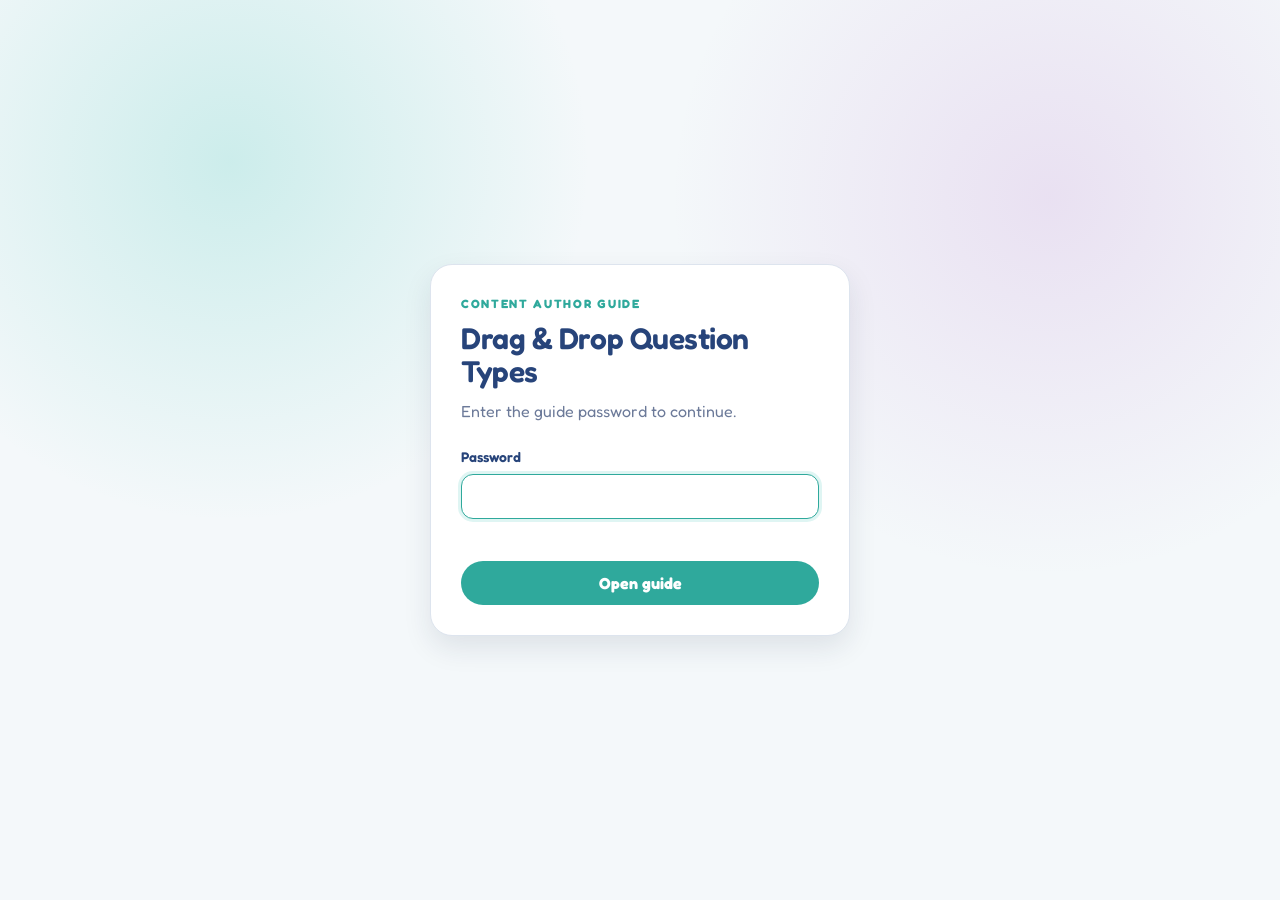
<file: DragAndDrop/ddboxes.html>
<!DOCTYPE html>
<html lang="en">
<head>
  <meta charset="UTF-8" />
  <meta name="viewport" content="width=device-width, initial-scale=1.0" />
  <title>DDBoxes — Drag &amp; Drop Author Guide</title>
  <link rel="stylesheet" href="assets/styles.css" />
  <script src="assets/auth.js"></script>
</head>
<body>
  <div class="topbar">
    <div class="topbar-inner">
      <a class="topbar-logo" href="index.html">Khan Kids <span>· Question Types</span></a>
      <span class="topbar-sep">/</span>
      <span class="topbar-crumb">Drag &amp; Drop</span>
      <span class="topbar-sep">/</span>
      <span class="topbar-crumb">DDBoxes</span>
    </div>
  </div>

  <div class="wrap" style="padding-top:24px;">
    <a class="back-link" href="index.html">All question types</a>
  </div>

  <header class="hero" style="padding-top:28px;">
    <div class="eyebrow">Family 2 · “Boxes” Drags</div>
    <h1>DDBoxes</h1>
    <p class="lede">
      The child fills a row of Boxes-style drop slots. Each drop slot has a matching
      <code>Valid</code> item, and the child taps the green button to check.
    </p>
  </header>

  <div class="doc">
    <!-- ---------------- Sidebar TOC ---------------- -->
    <nav class="toc" aria-label="Guide navigation">
      <div class="toc-block">
        <div class="toc-title">Question types</div>
        <div class="toc-group-label">Slot-Based</div>
        <a class="type-jump" href="ddxintoa.html"><span>DDXintoA</span><small>One drop slot group</small></a>
        <a class="type-jump" href="ddxyintoab.html"><span>DDXYintoAB</span><small>Two drop slot groups</small></a>
        <a class="type-jump" href="dd1slotperitem.html"><span>DD1SlotPerItem</span><small>One item per drop slot</small></a>
        <a class="type-jump" href="ddanyslot.html"><span>DDAnySlot</span><small>Any Valid item fits</small></a>
        <div class="toc-group-label">Boxes</div>
        <a class="type-jump current" href="ddboxes.html"><span>DDBoxes</span><small>Match to drop slots</small></a>
        <a class="type-jump" href="ddfillboxes.html"><span>DDFillBoxes</span><small>Resize to drop slot</small></a>
        <a class="type-jump" href="ddanyboxes.html"><span>DDAnyBoxes</span><small>Fill correct drop slots</small></a>
        <a class="type-jump" href="ddletterboxes.html"><span>DDLetterBoxes</span><small>Text items in order</small></a>
      </div>
      <div class="toc-block">
        <div class="toc-title">On this page</div>
        <a href="#family">First, what is a “Boxes” drag?</a>
        <a href="#how">How DDBoxes works</a>
        <a href="#fields">Key fields</a>
        <a href="#items">Item types</a>
        <a href="#v51" class="sub">5.1 · One drop slot per Valid item</a>
        <a href="#v52" class="sub">5.2 · Multiple drop slots per Valid item</a>
      </div>
    </nav>

    <!-- ---------------- Content ---------------- -->
    <main class="content">

      <!-- ===== FAMILY 2 INTRO ===== -->
      <h2 id="family">First, what is a “Boxes” drag?</h2>
      <p>
        DDBoxes is the first of the <b>Family 2</b> “Boxes” types. Boxes drags feel a little
        different from the slot-based drags in Family 1:
      </p>
      <table class="glossary">
        <tr><th></th><th>Family 1 · Slot-Based drags</th><th>Family 2 · Boxes drags</th></tr>
        <tr>
          <td><b>Feel</b></td>
          <td>Drop an item into a drop slot; the question often checks immediately.</td>
          <td>Arrange items in a row of Boxes-style drop slots; the child can rearrange before submitting.</td>
        </tr>
        <tr>
          <td><b>Swapping</b></td>
          <td>Generally one drop, done.</td>
          <td>Dropping onto a full drop slot <b>swaps</b> the item already there back to the tray.</td>
        </tr>
        <tr>
          <td><b>Checking the answer</b></td>
          <td>Often checks the moment the last item lands.</td>
          <td>Child arranges everything, then taps the <b>green submit button</b> to check.</td>
        </tr>
      </table>
      <div class="callout note">
        <p class="callout-title">Why this matters for you</p>
        <p>
          Boxes types are great when children should be able to <b>try, rethink, and
          rearrange</b> before committing — spelling a word, copying a pattern, or ordering
          items. The green button lets them decide when they’re done.
        </p>
      </div>

      <!-- ===== HOW IT WORKS ===== -->
      <h2 id="how">How DDBoxes works</h2>
      <p>
        DDBoxes shows a row of Boxes-style drop slots. Each drop slot has a matching
        <code>Valid</code> item. The child drags items into the drop slots, rearranges as
        needed, and presses the button to check. The answer is correct when every required
        drop slot holds an accepted <code>Valid</code> item.
      </p>
      <div class="callout">
        <p class="callout-title">The one rule that defines DDBoxes</p>
        <p>
          Each drop slot has a specific accepted <code>Valid</code> item. A
          <code>Valid</code> item’s <code>slot</code> says which drop slot (or slots)
          accepts it. This is a matching-to-drop-slots task, checked when the child submits.
        </p>
      </div>

      <!-- ===== KEY FIELDS ===== -->
      <h2 id="fields">Key fields you’ll set</h2>
      <table class="glossary">
        <tr><th>Field</th><th>What it does</th></tr>
        <tr><td><code>questionType</code></td><td>Always <code>"DDBoxes"</code> for this type.</td></tr>
        <tr><td><code>layout</code></td><td>The visual template — how many drop slots and where the tray sits.</td></tr>
        <tr><td><code>numTotalItems</code></td><td>How many draggable items appear (<code>Valid</code> + <code>Bogus</code>).</td></tr>
        <tr><td><code>numValidItems</code></td><td>How many drop slots must be filled with accepted <code>Valid</code> items.</td></tr>
        <tr><td><code>showSubmitButton</code></td><td><code>true</code> shows the green “done” button. Boxes questions usually check on submit.</td></tr>
        <tr><td><code>dropSlotStyle</code></td><td>Look of the drop slots, e.g. <code>"DashBorder"</code> draws a dashed outline.</td></tr>
        <tr><td><code>var1</code>, <code>var2</code>…</td><td>Reusable values swapped into image paths.</td></tr>
        <tr><td><code>soundExt</code></td><td>Which audio version plays on tap (e.g. <code>"_word"</code>).</td></tr>
      </table>

      <!-- ===== ITEM TYPES ===== -->
      <h2 id="items">Item types inside <code>items</code></h2>
      <table class="glossary">
        <tr><th>itemType</th><th>Meaning</th></tr>
        <tr><td><code>Valid</code></td><td>A draggable item accepted by a drop slot. Its <code>slot</code> names the accepted drop slot(s), e.g. <code>"drop1"</code> or <code>"1,3"</code>.</td></tr>
        <tr><td><code>Bogus</code></td><td>A draggable item that isn’t accepted by any drop slot.</td></tr>
        <tr><td><code>Static</code></td><td>A fixed picture — a reference word, drop slot art, or an item already placed in a drop slot.</td></tr>
        <tr><td><code>Drop</code></td><td>Defines a drop slot itself (position/size).</td></tr>
        <tr><td><code>Background</code></td><td>The full-screen background image.</td></tr>
        <tr><td><code>Instruction</code></td><td>What Kodi says/asks.</td></tr>
        <tr><td><code>Yay</code> / <code>Oops</code></td><td>The correct / incorrect feedback (text + audio).</td></tr>
        <tr><td><code>ThisIsHow</code></td><td>The “let me show you” demonstration after repeated misses.</td></tr>
      </table>

      <!-- ============================================================ -->
      <!-- VARIANT 5.1                                                  -->
      <!-- ============================================================ -->
      <h2 id="v51"><span class="variant-tag">5.1</span> One drop slot per Valid item</h2>
      <p>
        The straightforward case: each <code>Valid</code> item is accepted by exactly one
        drop slot. The child figures out which item goes in which drop slot, arranges them,
        and submits.
      </p>

      <!-- Example 5.1.a -->
      <div class="example">
        <div class="example-head">
          <span class="example-ask">Beginning sounds: which pom-poms make the word “bike”?</span>
          <span class="example-file">LIT01cBeginningSounds_EN.asm.leaf.json · q19 (2193–2287)</span>
        </div>
        <div class="example-body">
          <div class="example-visual">
            <div class="shot" data-shot="ddboxes-51-bike.png">
              <div class="shot-hint">
                <b>Add screenshot here</b>
                <span class="path">assets/ddboxes-51-bike.png</span>
              </div>
            </div>
            <p class="visual-caption">The /k/ sound is already in place. The child drags the /b/ and /I/ Valid items into their drop slots to spell “bike,” then taps the green button.</p>
          </div>
          <pre class="example-code">{
  "name": "LIT1cV4-EN-q19-KG",
  "questionType": "DDBoxes",
  "layout": ".../3Boxes2Drop1Stat3Items",
  "numTotalItems": 3,
  "numValidItems": 2,
  "soundExt": "_word",
  "disable": "oops,multiTries,sparkles,exuberantKodi,scaling,enableNameItems",
  "comments": "ask: find '/b/' and '/I/' pom poms to complete 'bike'",
  "items": [
    { "itemType": "Background", "path": ".../reyalibrary.png" },
    { "itemType": "Valid", "path": ".../pompom5.png",  "audioPathText": "I Long Phonics", "itemSlot": "1", "slot": "drop2" },
    { "itemType": "Valid", "path": ".../pompom12.png", "audioPathText": "B Phonics",      "itemSlot": "2", "slot": "drop1" },
    { "itemType": "Bogus", "path": ".../pompom7.png",  "audioPathText": "M Phonics",      "itemSlot": "3" },
    { "itemType": "Static", "path": ".../pompom3.png", "audioPathText": "K Phonics", "slot": "stat4", "bgPath": ".../squareround9Dark.png" },
    { "itemType": "Static", "path": ".../bike.png", "slot": "stat1" },
    { "itemType": "Static", "path": ".../squareround9Dark.png", "slot": "stat2" },
    { "itemType": "Static", "path": ".../squareround9Dark.png", "slot": "stat3" },
    { "itemType": "Drop", "slot": "drop1" },
    { "itemType": "Instruction", "text": "Which pom poms make the word bike? Drag them to the boxes." },
    { "itemType": "Instruction", "text": "Press the green button when youre done." },
    { "itemType": "Yay",  "text": "Last question!" },
    { "itemType": "Oops", "text": "Last question!" }
  ]
}</pre>
        </div>
        <div class="example-note">
          Two <b>Valid</b> pom-poms, each with a single accepted drop slot: the /I/ sound goes in
          <code>drop2</code>, the /b/ sound goes in <code>drop1</code>. The /m/ pom-pom is a
          <b>Bogus</b> item. The “bike” word and the already-placed /k/ sound are
          <b>Static</b>, and the instruction tells the child to press the green button when done.
        </div>
      </div>

      <!-- ============================================================ -->
      <!-- VARIANT 5.2                                                  -->
      <!-- ============================================================ -->
      <h2 id="v52"><span class="variant-tag">5.2</span> Multiple accepted drop slots per Valid item</h2>
      <p>
        When several drop slots should accept the same item, that item can be valid in more
        than one drop slot. Use a comma-list on the <code>Valid</code> item’s
        <code>slot</code> to say “any of these drop slots accepts this item.”
      </p>

      <!-- Example 5.2.a -->
      <div class="example">
        <div class="example-head">
          <span class="example-ask">Patterns: copy the yellow–red–yellow–red pattern</span>
          <span class="example-file">MAT07Patterns_EN.asm.leaf.json · p01 (77–148)</span>
        </div>
        <div class="example-body">
          <div class="example-visual">
            <div class="shot" data-shot="ddboxes-52-pattern.png">
              <div class="shot-hint">
                <b>Add screenshot here</b>
                <span class="path">assets/ddboxes-52-pattern.png</span>
              </div>
            </div>
            <p class="visual-caption">The pattern (yellow, red, yellow, red) is shown on top. The child copies it into the four dashed drop slots below, then taps the green button.</p>
          </div>
          <pre class="example-code">{
  "name": "MAT7V2-EN-p01-3YO",
  "questionType": "DDBoxes",
  "layout": ".../Drag/DD1SlotPerItem4by2",
  "numTotalItems": 4,
  "numValidItems": 4,
  "var1": "monsterstripedyellow", "var2": "monstertallred",
  "disable": "oops,thisIsHow",
  "dropSlotStyle": "DashBorder #light",
  "showSubmitButton": true,
  "comments": "ask: copy the AB pattern",
  "items": [
    { "itemType": "Instruction", "text": "Look carefully at the pattern and copy it below. ...Press the green button when youre done." },
    { "itemType": "Background", "path": ".../stargazingwhiteboxv3.png" },
    { "itemType": "Static", "path": ".../{var1}.png", "slot": "stat1,stat3", "bgPath": ".../squarestatic16.png" },
    { "itemType": "Static", "path": ".../{var2}.png", "slot": "stat2,stat4", "bgPath": ".../squarestatic16.png" },
    { "itemType": "Valid", "path": ".../{var1}.png", "slot": "1,3", "itemSlot": "1,2", "behavior": "wiggle1" },
    { "itemType": "Valid", "path": ".../{var2}.png", "slot": "2,4", "itemSlot": "3,4", "behavior": "wiggle1" },
    { "itemType": "Yay",  "text": "Yay! You copied the pattern. Tap me if you ever need help." },
    { "itemType": "Oops", "text": "Oops. That is not the same pattern. The pattern is yellow red yellow red. Try again." },
    { "itemType": "ThisIsHow", "text": "This is how you copy the pattern." }
  ]
}</pre>
        </div>
        <div class="example-note">
          The yellow monster is <code>"slot": "1,3"</code> — accepted by drop slot 1 or 3.
          The red monster is <code>"slot": "2,4"</code> — accepted by drop slot 2 or 4.
          <code>itemSlot: "1,2"</code> just sets the tray positions (two yellow copies, two
          red). The pattern to copy is shown as <b>Static</b> monsters up top, and
          <code>showSubmitButton: true</code> gives the green check button.
        </div>
      </div>

      <div class="callout note">
        <p class="callout-title">Quick recap</p>
        <p>
          <b>5.1</b> each Valid item → one accepted drop slot · <b>5.2</b> a Valid item can be accepted by
          several drop slots (comma-list <code>slot</code>). Across both, DDBoxes is a
          matching-to-drop-slots task that the child confirms with the green button.
        </p>
      </div>

      <nav class="next-prev" aria-label="Question type navigation">
        <a class="prev" href="ddanyslot.html">
          <span class="next-prev-label">Previous family</span>
          <strong>DDAnySlot</strong>
          <span>Any Valid item fits</span>
        </a>
        <a class="next" href="ddfillboxes.html">
          <span class="next-prev-label">Next type</span>
          <strong>DDFillBoxes</strong>
          <span>Resize to drop slot</span>
        </a>
      </nav>

    </main>
  </div>

  <footer>
    Khan Academy Kids · Internal content-author documentation · DDBoxes
  </footer>

  <script>
    // Lightweight JSON syntax highlighting for the example code blocks.
    document.querySelectorAll('.example-code').forEach(function (el) {
      var html = el.innerHTML;
      html = html.replace(/: (&quot;[^&]*?&quot;|"[^"]*?")/g, ': <span class="s">$1</span>');
      html = html.replace(/("[^"]*?")(\s*):/g, '<span class="k">$1</span>$2:');
      el.innerHTML = html;
    });

    // If a screenshot file exists in assets/, swap the placeholder for the image.
    document.querySelectorAll('.shot[data-shot]').forEach(function (box) {
      var file = box.getAttribute('data-shot');
      var img = new Image();
      img.onload = function () {
        box.innerHTML = '';
        box.appendChild(img);
        box.style.borderStyle = 'solid';
      };
      img.src = 'assets/' + file;
      img.alt = file;
    });
  </script>
</body>
</html>
</file>
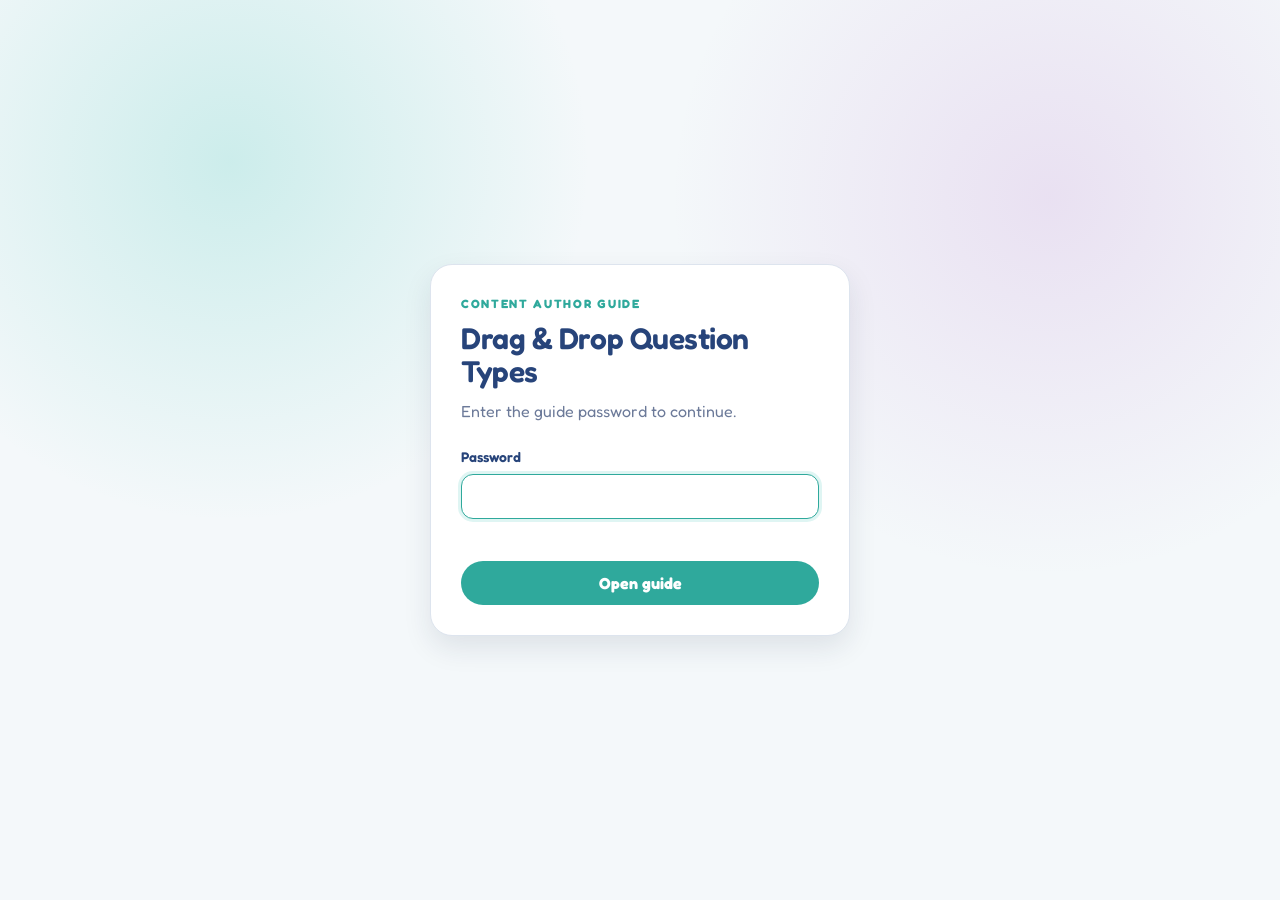
<file: DragAndDrop/ddfillboxes.html>
<!DOCTYPE html>
<html lang="en">
<head>
  <meta charset="UTF-8" />
  <meta name="viewport" content="width=device-width, initial-scale=1.0" />
  <title>DDFillBoxes — Drag &amp; Drop Author Guide</title>
  <link rel="stylesheet" href="assets/styles.css" />
  <script src="assets/auth.js"></script>
</head>
<body>
  <div class="topbar">
    <div class="topbar-inner">
      <a class="topbar-logo" href="index.html">Khan Kids <span>· Question Types</span></a>
      <span class="topbar-sep">/</span>
      <span class="topbar-crumb">Drag &amp; Drop</span>
      <span class="topbar-sep">/</span>
      <span class="topbar-crumb">DDFillBoxes</span>
    </div>
  </div>

  <div class="wrap" style="padding-top:24px;">
    <a class="back-link" href="index.html">All question types</a>
  </div>

  <header class="hero" style="padding-top:28px;">
    <div class="eyebrow">Family 2 · “Boxes” Drags</div>
    <h1>DDFillBoxes</h1>
    <p class="lede">
      Exactly like <a href="ddboxes.html">DDBoxes</a>, but each dropped item resizes to fill
      its drop slot. Use this when the drop slot should control the item’s displayed size.
    </p>
  </header>

  <div class="doc">
    <!-- ---------------- Sidebar TOC ---------------- -->
    <nav class="toc" aria-label="Guide navigation">
      <div class="toc-block">
        <div class="toc-title">Question types</div>
        <div class="toc-group-label">Slot-Based</div>
        <a class="type-jump" href="ddxintoa.html"><span>DDXintoA</span><small>One drop slot group</small></a>
        <a class="type-jump" href="ddxyintoab.html"><span>DDXYintoAB</span><small>Two drop slot groups</small></a>
        <a class="type-jump" href="dd1slotperitem.html"><span>DD1SlotPerItem</span><small>One item per drop slot</small></a>
        <a class="type-jump" href="ddanyslot.html"><span>DDAnySlot</span><small>Any Valid item fits</small></a>
        <div class="toc-group-label">Boxes</div>
        <a class="type-jump" href="ddboxes.html"><span>DDBoxes</span><small>Match to drop slots</small></a>
        <a class="type-jump current" href="ddfillboxes.html"><span>DDFillBoxes</span><small>Resize to drop slot</small></a>
        <a class="type-jump" href="ddanyboxes.html"><span>DDAnyBoxes</span><small>Fill correct drop slots</small></a>
        <a class="type-jump" href="ddletterboxes.html"><span>DDLetterBoxes</span><small>Text items in order</small></a>
      </div>
      <div class="toc-block">
        <div class="toc-title">On this page</div>
        <a href="#how">How it works</a>
        <a href="#vs">vs DDBoxes</a>
        <a href="#fields">Key fields</a>
        <a href="#items">Item types</a>
        <a href="#v61" class="sub">6.1 · Fill drop slots in order</a>
        <a href="#v62" class="sub">6.2 · Measure on a ruler</a>
      </div>
    </nav>

    <!-- ---------------- Content ---------------- -->
    <main class="content">

      <!-- ===== HOW IT WORKS ===== -->
      <h2 id="how">How it works</h2>
      <p>
        DDFillBoxes is the same as DDBoxes in every way that matters for the answer:
        a row of drop slots, each with an accepted <code>Valid</code> item. The one added
        behavior is that when an item is dropped into a slot, it resizes to fill that drop
        slot (and shrinks back to its normal size if pulled out).
      </p>
      <div class="callout">
        <p class="callout-title">The one rule that defines DDFillBoxes</p>
        <p>
          <b>The drop slot controls the size.</b> Whatever you drop snaps to fill the drop
          slot, so every placed item looks consistent — handy when your items have different
          natural sizes.
        </p>
      </div>

      <!-- ===== VS ===== -->
      <h2 id="vs">vs DDBoxes</h2>
      <p>
        These two are interchangeable for grading — the difference is purely visual:
      </p>
      <table class="glossary">
        <tr><th></th><th>DDBoxes</th><th>DDFillBoxes</th></tr>
        <tr>
          <td><b>Dropped item size</b></td>
          <td>Keeps its own size (its <code>scale</code>).</td>
          <td><b>Resizes to fill the drop slot.</b></td>
        </tr>
        <tr>
          <td><b>Who controls the size</b></td>
          <td>The item.</td>
          <td>The drop slot.</td>
        </tr>
        <tr>
          <td><b>Matching, swapping, submit button</b></td>
          <td colspan="2" style="text-align:center;">Identical in both</td>
        </tr>
      </table>
      <div class="callout note">
        <p class="callout-title">Which should you pick?</p>
        <p>
          Choose <b>DDFillBoxes</b> when items have different shapes/sizes and you want them
          all to fit their drop slots uniformly (pictures into frames, panels into a row). Choose
          <a href="ddboxes.html"><b>DDBoxes</b></a> when items are already box-sized and
          should keep their own size. Switching between the two is just a one-word change to
          <code>questionType</code>.
        </p>
      </div>

      <!-- ===== KEY FIELDS ===== -->
      <h2 id="fields">Key fields you’ll set</h2>
      <table class="glossary">
        <tr><th>Field</th><th>What it does</th></tr>
        <tr><td><code>questionType</code></td><td>Always <code>"DDFillBoxes"</code> for this type.</td></tr>
        <tr><td><code>layout</code></td><td>The visual template — how many drop slots and where the tray sits.</td></tr>
        <tr><td><code>numTotalItems</code></td><td>How many draggable items appear (<code>Valid</code> + <code>Bogus</code>).</td></tr>
        <tr><td><code>numValidItems</code></td><td>How many drop slots must be filled with accepted <code>Valid</code> items.</td></tr>
        <tr><td><code>dropSlotStyle</code></td><td>Look of the drop slots, e.g. <code>"DashBorder"</code> draws a dashed outline.</td></tr>
        <tr><td><code>bgPath</code> (on an item)</td><td>A background behind the item (e.g. a white square) so it reads as a clean tile inside the drop slot.</td></tr>
        <tr><td><code>itemSlot</code> (on an item)</td><td>Which tray position the item starts in (so it doesn’t start already in order).</td></tr>
      </table>

      <!-- ===== ITEM TYPES ===== -->
      <h2 id="items">Item types inside <code>items</code></h2>
      <table class="glossary">
        <tr><th>itemType</th><th>Meaning</th></tr>
        <tr><td><code>Valid</code></td><td>A draggable item accepted by a drop slot. Its <code>slot</code> names the accepted drop slot; it will resize to fill that slot.</td></tr>
        <tr><td><code>Bogus</code></td><td>A draggable item that isn’t accepted by any drop slot.</td></tr>
        <tr><td><code>Static</code></td><td>A fixed picture — a label, arrows between drop slots, or drop slot art.</td></tr>
        <tr><td><code>Drop</code></td><td>Defines a drop slot itself (position/size). This size is what items fill to.</td></tr>
        <tr><td><code>Background</code></td><td>The full-screen background image.</td></tr>
        <tr><td><code>Instruction</code></td><td>What Kodi says/asks.</td></tr>
        <tr><td><code>Yay</code> / <code>Oops</code></td><td>The correct / incorrect feedback (text + audio).</td></tr>
      </table>

      <!-- ============================================================ -->
      <!-- VARIANT 6.1                                                  -->
      <!-- ============================================================ -->
      <h2 id="v61"><span class="variant-tag">6.1</span> Fill the drop slots in order</h2>
      <p>
        A sequencing task: the child puts story pictures in the right order across a row of
        drop slots. Each picture belongs in one drop slot (<code>slot: "1"</code>, <code>"2"</code>,
        <code>"3"</code>), and because the panels are cropped differently, DDFillBoxes makes
        them all fill their drop slots uniformly.
      </p>

      <!-- Example 6.1.a -->
      <div class="example">
        <div class="example-head">
          <span class="example-ask">Retelling: move the pictures to put the story in order</span>
          <span class="example-file">LIT04Retelling_EN.asm.leaf.json · q02 (384–451)</span>
        </div>
        <div class="example-body">
          <div class="example-visual">
            <div class="shot" data-shot="ddfillboxes-61-story.png">
              <div class="shot-hint">
                <b>Add screenshot here</b>
                <span class="path">assets/ddfillboxes-61-story.png</span>
              </div>
            </div>
            <p class="visual-caption">Three story pictures and three drop slots (with arrows between them). The child orders the panels left-to-right, then taps the green button.</p>
          </div>
          <pre class="example-code">{
  "name": "LIT4V3-EN-q02-3YO",
  "questionType": "DDFillBoxes",
  "numTotalItems": 3,
  "numValidItems": 3,
  "layout": ".../DDSequence3S3",
  "dropSlotStyle": "DashBorder",
  "disable": "thisIsHow,oops,multiTries,sparkles,exuberantKodi",
  "comments": "ask: Move the pictures to retell the story.",
  "items": [
    { "itemType": "Instruction", "text": "Move the pictures to put the story in order. ...Tap the green button when you are done." },
    { "itemType": "Valid", "path": ".../SandysBandp1zoomed.png", "audioPathText": "Sandy wanted to start a band.",          "slot": "1", "itemSlot": "3", "bgPath": ".../WhiteBgSquare.png", "scale": "98" },
    { "itemType": "Valid", "path": ".../SandysBandp2zoomed.png", "audioPathText": "But her friends did not sound good.",      "slot": "2", "itemSlot": "1", "bgPath": ".../WhiteBgSquare.png", "scale": "98" },
    { "itemType": "Valid", "path": ".../SandysBandp3zoomed.png", "audioPathText": "After some practice they sounded much better.", "slot": "3", "itemSlot": "2", "bgPath": ".../WhiteBgSquare.png", "scale": "98" },
    { "itemType": "Static", "path": ".../lightarrowright.png", "slot": "stat1,stat2" },
    { "itemType": "Background", "path": ".../tablebrown2.png" },
    { "itemType": "Yay",  "text": "Keep it up." },
    { "itemType": "Oops", "text": "Keep it up." }
  ]
}</pre>
        </div>
        <div class="example-note">
          Each story panel has its accepted drop slot — <code>slot: "1"</code>, <code>"2"</code>,
          <code>"3"</code> (the right order) — while <code>itemSlot</code> shuffles their
          starting positions in the tray (3, 1, 2) so the child has to reorder them. The
          panels are cropped differently, so DDFillBoxes resizes each to fill its drop slot for a
          tidy, even row. The <code>Static</code> arrows (<code>stat1,stat2</code>) sit
          between the boxes to show left-to-right order.
        </div>
      </div>

      <div class="callout note">
        <p class="callout-title">Good to know</p>
        <p>
          This exact question would also work as <a href="ddboxes.html">DDBoxes</a> — the
          grading is the same. The author chose <code>DDFillBoxes</code> so the differently
          cropped story panels all fill their drop slots uniformly. That’s the whole difference.
        </p>
      </div>

      <!-- ============================================================ -->
      <!-- VARIANT 6.2                                                  -->
      <!-- ============================================================ -->
      <h2 id="v62"><span class="variant-tag">6.2</span> Measure on a ruler</h2>
      <p>
        Here there’s just one drop slot at the top of a ruler and several items to
        try. The child drags each item onto the ruler to see how long it is, and leaves the
        <code>Valid</code> item in place. Because the items are different lengths,
        DDFillBoxes keeps the dropped item sized to the drop slot so it lines up cleanly
        with the ruler.
      </p>

      <!-- Example 6.2.a -->
      <div class="example">
        <div class="example-head">
          <span class="example-ask">Which item is 8 inches long? Drop it on the ruler.</span>
          <span class="example-file">CHF_MeasurementLayouts.leaf.json · q1 (5–64)</span>
        </div>
        <div class="example-body">
          <div class="example-visual">
            <div class="shot" data-shot="ddfillboxes-62-ruler.png">
              <div class="shot-hint">
                <b>Add screenshot here</b>
                <span class="path">assets/ddfillboxes-62-ruler.png</span>
              </div>
            </div>
            <p class="visual-caption">A ruler with one drop slot above it. The straw (8 in), pencil (5 in) and paintbrush (7 in) sit in the tray; the child tries them on the ruler and leaves the 8-inch one.</p>
          </div>
          <pre class="example-code">{
  "name": "q1 - leaf MAD_01_a",
  "questionType": "DDFillBoxes",
  "layout": ".../DDMeasure2Items1Drop1Static",
  "numValidItems": 1,
  "numTotalItems": 3,
  "showSubmitButton": true,
  "items": [
    { "itemType": "Background", "path": ".../Background:{var1}" },
    { "itemType": "Instruction", "text": "Drag the items to the top of the ruler... When you find the one that is 8 inches long, tap the green button" },
    { "itemType": "Static", "slot": "stat1", "path": ".../measure/ruler_inch.png" },
    { "itemType": "Valid", "slot": "drop1", "path": ".../measure:measure_8in_straw_full", "align": "Left", "scale": "200" },
    { "itemType": "Bogus", "path": ".../measure:measure_5in_pencil_full,measure_7in_paintbrush_full", "align": "Left", "scale": "200" },
    { "itemType": "Drop", "slot": "drop1" },
    { "itemType": "Yay",  "text": "Cool! You dragged the straw that is 8 inches long" },
    { "itemType": "Oops", "text": "Oops! That is not 8 inches long. Try something else." },
    { "itemType": "ThisIsHow", "text": "The straw is 8 inches long" }
  ]
}</pre>
        </div>
        <div class="example-note">
          There’s a single drop slot (<code>drop1</code>), defined by the <code>Drop</code> item and
          backed by the ruler <code>Static</code>. The <code>Valid</code> straw is accepted by it
          (<code>slot: "drop1"</code>), while the <code>Bogus</code> item supplies the two
          Bogus items (pencil + paintbrush) — note one <code>Bogus</code> entry can list
          several pictures. <code>numValidItems: 1</code> means only one drop slot needs a
          Valid item. The child can freely try each item on the ruler; it snaps to fill the drop slot so
          it aligns with the inch marks.
        </div>
      </div>

      <nav class="next-prev" aria-label="Question type navigation">
        <a class="prev" href="ddboxes.html">
          <span class="next-prev-label">Previous type</span>
          <strong>DDBoxes</strong>
          <span>Match to drop slots</span>
        </a>
        <a class="next" href="ddanyboxes.html">
          <span class="next-prev-label">Next type</span>
          <strong>DDAnyBoxes</strong>
          <span>Fill correct drop slots</span>
        </a>
      </nav>

    </main>
  </div>

  <footer>
    Khan Academy Kids · Internal content-author documentation · DDFillBoxes
  </footer>

  <script>
    // Lightweight JSON syntax highlighting for the example code blocks.
    document.querySelectorAll('.example-code').forEach(function (el) {
      var html = el.innerHTML;
      html = html.replace(/: (&quot;[^&]*?&quot;|"[^"]*?")/g, ': <span class="s">$1</span>');
      html = html.replace(/("[^"]*?")(\s*):/g, '<span class="k">$1</span>$2:');
      el.innerHTML = html;
    });

    // If a screenshot file exists in assets/, swap the placeholder for the image.
    document.querySelectorAll('.shot[data-shot]').forEach(function (box) {
      var file = box.getAttribute('data-shot');
      var img = new Image();
      img.onload = function () {
        box.innerHTML = '';
        box.appendChild(img);
        box.style.borderStyle = 'solid';
      };
      img.src = 'assets/' + file;
      img.alt = file;
    });
  </script>
</body>
</html>
</file>
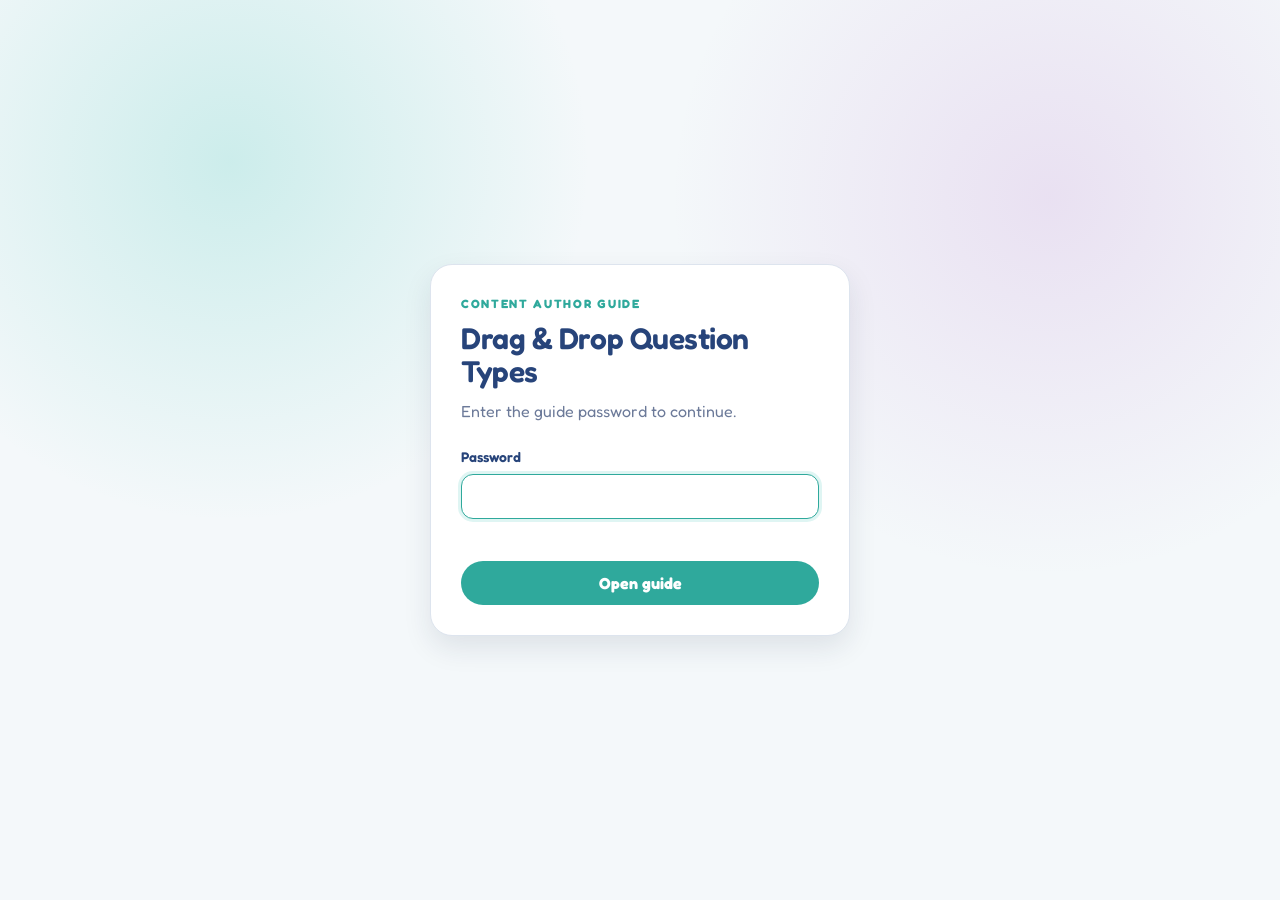
<file: DragAndDrop/ddletterboxes.html>
<!DOCTYPE html>
<html lang="en">
<head>
  <meta charset="UTF-8" />
  <meta name="viewport" content="width=device-width, initial-scale=1.0" />
  <title>DDLetterBoxes — Drag &amp; Drop Author Guide</title>
  <link rel="stylesheet" href="assets/styles.css" />
  <script src="assets/auth.js"></script>
</head>
<body>
  <div class="topbar">
    <div class="topbar-inner">
      <a class="topbar-logo" href="index.html">Khan Kids <span>· Question Types</span></a>
      <span class="topbar-sep">/</span>
      <span class="topbar-crumb">Drag &amp; Drop</span>
      <span class="topbar-sep">/</span>
      <span class="topbar-crumb">DDLetterBoxes</span>
    </div>
  </div>

  <div class="wrap" style="padding-top:24px;">
    <a class="back-link" href="index.html">All question types</a>
  </div>

  <header class="hero" style="padding-top:28px;">
    <div class="eyebrow">Family 2 · “Boxes” Drags</div>
    <h1>DDLetterBoxes</h1>
    <p class="lede">
      A row of drop slots for spelling a word. The child drags <code>Valid</code> text
      items into order, and the answer is graded by the order those items spell.
    </p>
  </header>

  <div class="doc">
    <!-- ---------------- Sidebar TOC ---------------- -->
    <nav class="toc" aria-label="Guide navigation">
      <div class="toc-block">
        <div class="toc-title">Question types</div>
        <div class="toc-group-label">Slot-Based</div>
        <a class="type-jump" href="ddxintoa.html"><span>DDXintoA</span><small>One drop slot group</small></a>
        <a class="type-jump" href="ddxyintoab.html"><span>DDXYintoAB</span><small>Two drop slot groups</small></a>
        <a class="type-jump" href="dd1slotperitem.html"><span>DD1SlotPerItem</span><small>One item per drop slot</small></a>
        <a class="type-jump" href="ddanyslot.html"><span>DDAnySlot</span><small>Any Valid item fits</small></a>
        <div class="toc-group-label">Boxes</div>
        <a class="type-jump" href="ddboxes.html"><span>DDBoxes</span><small>Match to drop slots</small></a>
        <a class="type-jump" href="ddfillboxes.html"><span>DDFillBoxes</span><small>Resize to drop slot</small></a>
        <a class="type-jump" href="ddanyboxes.html"><span>DDAnyBoxes</span><small>Fill correct drop slots</small></a>
        <a class="type-jump current" href="ddletterboxes.html"><span>DDLetterBoxes</span><small>Text items in order</small></a>
      </div>
      <div class="toc-block">
        <div class="toc-title">On this page</div>
        <a href="#how">How it works</a>
        <a href="#vs">vs DDBoxes</a>
        <a href="#fields">Key fields</a>
        <a href="#items">Item types</a>
        <a href="#v81" class="sub">8.1 · Spell “herd”</a>
      </div>
    </nav>

    <!-- ---------------- Content ---------------- -->
    <main class="content">

      <!-- ===== HOW IT WORKS ===== -->
      <h2 id="how">How it works</h2>
      <p>
        DDLetterBoxes shows a row of empty drop slots and a set of <code>Valid</code> text
        items (single letters or letter chunks like <code>er</code>). The child drags the
        text items into the drop slots to spell the target word, then taps the green button
        to check.
      </p>
      <ul class="lead-list">
        <li><b>The draggable items are text, not pictures.</b> You type the letters right in the JSON; the app draws them as draggable text items.</li>
        <li><b>Order is what matters.</b> The answer is correct when the text items, read left-to-right, spell the target word. A text item is not tied to one specific drop slot unless the order requires it there.</li>
        <li><b>Each drop slot holds one text item</b>, and the slots fill left to right.</li>
      </ul>
      <div class="callout">
        <p class="callout-title">The one rule that defines DDLetterBoxes</p>
        <p>
          <b>It grades the spelling, not the placement.</b> The app reads the letter sounds in
          the order they were placed and checks whether they spell the word — which is why
          this type is built for letters and word-building.
        </p>
      </div>

      <!-- ===== VS ===== -->
      <h2 id="vs">vs DDBoxes</h2>
      <table class="glossary">
        <tr><th></th><th>DDBoxes</th><th>DDLetterBoxes</th></tr>
        <tr>
          <td><b>What you drag</b></td>
          <td>Image items (each has its own <code>path</code>).</td>
          <td><b>Text items</b> — letters or letter chunks you type in the JSON.</td>
        </tr>
        <tr>
          <td><b>How it’s graded</b></td>
          <td>Accepted <code>Valid</code> item in the accepted drop slot.</td>
          <td><b>The text items, in order, spell the word.</b></td>
        </tr>
        <tr>
          <td><b>Order matters?</b></td>
          <td>Only if you set it up that way.</td>
          <td>Yes — built in (<code>itemsInOrder=true</code>).</td>
        </tr>
        <tr>
          <td><b>Typical use</b></td>
          <td>Sorting, matching, sequencing pictures.</td>
          <td>Spelling and word-building.</td>
        </tr>
      </table>

      <!-- ===== KEY FIELDS ===== -->
      <h2 id="fields">Key fields you’ll set</h2>
      <table class="glossary">
        <tr><th>Field</th><th>What it does</th></tr>
        <tr><td><code>questionType</code></td><td>Always <code>"DDLetterBoxes"</code> for this type.</td></tr>
        <tr><td><code>layout</code></td><td>The visual template — how many drop slots and where the text items sit.</td></tr>
        <tr><td><code>var1</code></td><td>The whole target word (used for the picture, audio and feedback), e.g. <code>"herd"</code>.</td></tr>
        <tr><td><code>var2</code>, <code>var3</code>, <code>var4</code>…</td><td>The word broken into text items, e.g. <code>"h"</code>, <code>"er"</code>, <code>"d"</code>.</td></tr>
        <tr><td><code>numValidItems</code> / <code>numTotalItems</code></td><td>How many text items/drop slots there are.</td></tr>
      </table>

      <!-- ===== ITEM TYPES ===== -->
      <h2 id="items">Item types inside <code>items</code></h2>
      <table class="glossary">
        <tr><th>itemType</th><th>Meaning</th></tr>
        <tr><td><code>Valid</code></td><td>The draggable text items. One entry lists every item in its <code>text</code> (e.g. <code>"h,er,d"</code>) with the matching <code>slot</code> order (<code>"1,2,3"</code>) and <code>params: "itemsInOrder=true"</code>.</td></tr>
        <tr><td><code>Static</code></td><td>Fixed art — the picture of the word and the drop slot graphic behind the slots.</td></tr>
        <tr><td><code>Background</code></td><td>The full-screen background image.</td></tr>
        <tr><td><code>Instruction</code></td><td>What Kodi says/asks (e.g. “Spell the word. herd.”).</td></tr>
        <tr><td><code>Yay</code> / <code>Oops</code></td><td>Correct / incorrect feedback. Can use <code>{currentOrder()}</code> to read back what the child spelled.</td></tr>
        <tr><td><code>ThisIsHow</code></td><td>The “here’s how” demonstration after a wrong try.</td></tr>
      </table>

      <!-- ============================================================ -->
      <!-- VARIANT 8.1                                                  -->
      <!-- ============================================================ -->
      <h2 id="v81"><span class="variant-tag">8.1</span> Spell “herd”</h2>
      <p>
        The child sees a picture of a herd of animals and three drop slots, with the text
        items <code>h</code>, <code>er</code>, <code>d</code> below. They drag the items into
        the slots in order to spell <b>herd</b> — note <code>er</code> is a single text item,
        teaching that two letters can make one sound.
      </p>

      <!-- Example 8.1.a -->
      <div class="example">
        <div class="example-head">
          <span class="example-ask">Spell the word: herd (h · er · d)</span>
          <span class="example-file">LetterBoxes.leaf.json · q1 (3–61)</span>
        </div>
        <div class="example-body">
          <div class="example-visual">
            <div class="shot" data-shot="ddletterboxes-81-herd.png">
              <div class="shot-hint">
                <b>Add screenshot here</b>
                <span class="path">assets/ddletterboxes-81-herd.png</span>
              </div>
            </div>
            <p class="visual-caption">A picture of a herd above three empty drop slots, with the text items h, er and d in the tray. The child orders them to spell the word.</p>
          </div>
          <pre class="example-code">{
  "name": "q1",
  "questionType": "DDLetterBoxes",
  "layout": ".../LetterBoxes3Image",
  "var1": "herd",
  "var2": "h",
  "var3": "er",
  "var4": "d",
  "numValidItems": 3,
  "numTotalItems": 3,
  "comments": "spell h-er-d",
  "items": [
    { "itemType": "Background", "path": ".../plantaseed.png" },
    { "itemType": "Static", "path": ".../Words/{var1}.png", "audioPath": ".../Words/{var1}_word.mp3", "slot": "stat2" },
    { "itemType": "Static", "path": ".../DDBoxes/junglelightgreen3box.png", "slot": "stat1" },
    { "itemType": "Valid", "text": "{var2},{var3},{var4}", "slot": "1,2,3", "audioPath": ".../{var2}phonics,{var3}phonics,{var4}phonics", "params": "itemsInOrder=true" },
    { "itemType": "Instruction", "text": "Spell the word. {var1}." },
    { "itemType": "Yay",  "text": "{currentOrder()}. that makes. {var1}. The letters e and r sometimes make the er sound..." },
    { "itemType": "Oops", "text": "Oops! This spells. {currentOrder()}. Try again." },
    { "itemType": "ThisIsHow", "text": "This is how you spell the word. {var1}..." }
  ]
}</pre>
        </div>
        <div class="example-note">
          One <code>Valid</code> entry defines all three text items: <code>text: "h,er,d"</code>
          with <code>slot: "1,2,3"</code> sets the accepted left-to-right order, and
          <code>itemsInOrder=true</code> means the spelling is graded by that order. The two
          <code>Static</code> items provide the herd picture (<code>stat2</code>) and the drop slot
          graphic (<code>stat1</code>). The feedback uses <code>{currentOrder()}</code> so
          Kodi can read back exactly what the child spelled — right or wrong.
        </div>
      </div>

      <div class="callout note">
        <p class="callout-title">Why a “Boxes” type, but graded differently</p>
        <p>
          DDLetterBoxes looks like <a href="ddboxes.html">DDBoxes</a> (a row of drop slots the
          child fills), but instead of checking item-to-drop-slot matches, it checks whether
          the text items in order spell the word. That’s what makes it the go-to type for
          spelling and word-building.
        </p>
      </div>

      <nav class="next-prev" aria-label="Question type navigation">
        <a class="prev" href="ddanyboxes.html">
          <span class="next-prev-label">Previous type</span>
          <strong>DDAnyBoxes</strong>
          <span>Fill correct drop slots</span>
        </a>
        <a class="next" href="index.html">
          <span class="next-prev-label">All types</span>
          <strong>Drag &amp; Drop index</strong>
          <span>Return to the full guide map</span>
        </a>
      </nav>

    </main>
  </div>

  <footer>
    Khan Academy Kids · Internal content-author documentation · DDLetterBoxes
  </footer>

  <script>
    // Lightweight JSON syntax highlighting for the example code blocks.
    document.querySelectorAll('.example-code').forEach(function (el) {
      var html = el.innerHTML;
      html = html.replace(/: (&quot;[^&]*?&quot;|"[^"]*?")/g, ': <span class="s">$1</span>');
      html = html.replace(/("[^"]*?")(\s*):/g, '<span class="k">$1</span>$2:');
      el.innerHTML = html;
    });

    // If a screenshot file exists in assets/, swap the placeholder for the image.
    document.querySelectorAll('.shot[data-shot]').forEach(function (box) {
      var file = box.getAttribute('data-shot');
      var img = new Image();
      img.onload = function () {
        box.innerHTML = '';
        box.appendChild(img);
        box.style.borderStyle = 'solid';
      };
      img.src = 'assets/' + file;
      img.alt = file;
    });
  </script>
</body>
</html>
</file>
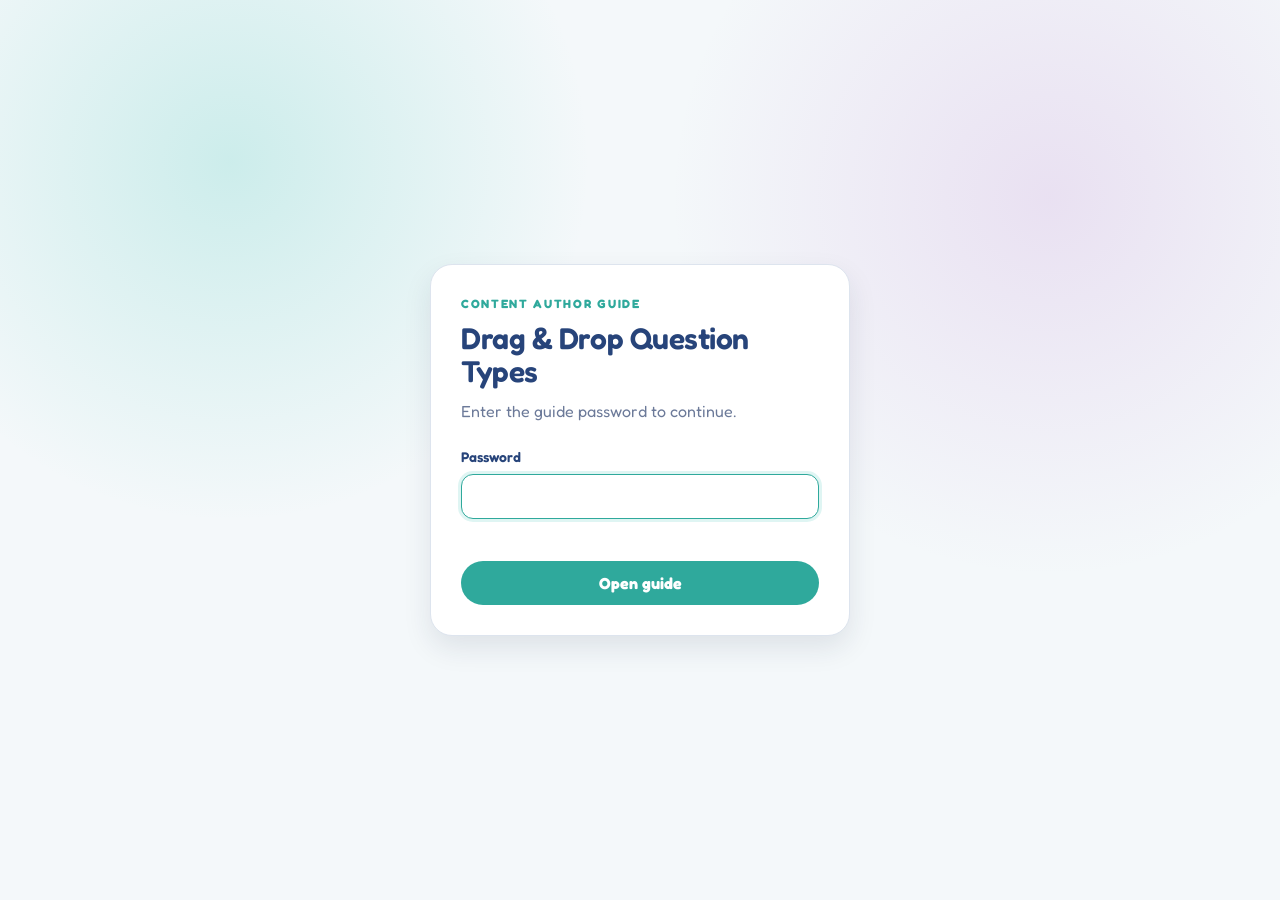
<file: DragAndDrop/ddxintoa.html>
<!DOCTYPE html>
<html lang="en">
<head>
  <meta charset="UTF-8" />
  <meta name="viewport" content="width=device-width, initial-scale=1.0" />
  <title>DDXintoA — Drag &amp; Drop Author Guide</title>
  <link rel="stylesheet" href="assets/styles.css" />
  <script src="assets/auth.js"></script>
</head>
<body>
  <div class="topbar">
    <div class="topbar-inner">
      <a class="topbar-logo" href="index.html">Khan Kids <span>· Question Types</span></a>
      <span class="topbar-sep">/</span>
      <span class="topbar-crumb">Drag &amp; Drop</span>
      <span class="topbar-sep">/</span>
      <span class="topbar-crumb">DDXintoA</span>
    </div>
  </div>

  <div class="wrap" style="padding-top:24px;">
    <a class="back-link" href="index.html">All question types</a>
  </div>

  <header class="hero" style="padding-top:28px;">
    <div class="eyebrow">Family 1 · Slot-Based Drags</div>
    <h1>DDXintoA</h1>
    <p class="lede">
      The child drags the <code>Valid</code> item or items into one drop slot group.
      <code>Bogus</code> items stay out.
    </p>
  </header>

  <div class="doc">
    <!-- ---------------- Sidebar TOC ---------------- -->
    <nav class="toc" aria-label="Guide navigation">
      <div class="toc-block">
        <div class="toc-title">Question types</div>
        <div class="toc-group-label">Slot-Based</div>
        <a class="type-jump current" href="ddxintoa.html"><span>DDXintoA</span><small>One drop slot group</small></a>
        <a class="type-jump" href="ddxyintoab.html"><span>DDXYintoAB</span><small>Two drop slot groups</small></a>
        <a class="type-jump" href="dd1slotperitem.html"><span>DD1SlotPerItem</span><small>One item per drop slot</small></a>
        <a class="type-jump" href="ddanyslot.html"><span>DDAnySlot</span><small>Any Valid item fits</small></a>
        <div class="toc-group-label">Boxes</div>
        <a class="type-jump" href="ddboxes.html"><span>DDBoxes</span><small>Match to drop slots</small></a>
        <a class="type-jump" href="ddfillboxes.html"><span>DDFillBoxes</span><small>Resize to drop slot</small></a>
        <a class="type-jump" href="ddanyboxes.html"><span>DDAnyBoxes</span><small>Fill correct drop slots</small></a>
        <a class="type-jump" href="ddletterboxes.html"><span>DDLetterBoxes</span><small>Text items in order</small></a>
      </div>
      <div class="toc-block">
        <div class="toc-title">On this page</div>
        <a href="#how">How it works</a>
        <a href="#fields">Key fields</a>
        <a href="#items">Item types</a>
        <a href="#v11" class="sub">1.1 · Choose the Valid drop slot</a>
        <a href="#v12" class="sub">1.2 · One Valid item</a>
        <a href="#v13" class="sub">1.3 · Several Valid items</a>
        <a href="#v14" class="sub">1.4 · A set number (fishbowl)</a>
      </div>
    </nav>

    <!-- ---------------- Content ---------------- -->
    <main class="content">

      <!-- ===== HOW IT WORKS ===== -->
      <h2 id="how">How it works</h2>
      <p>
        In a <code>DDXintoA</code> question, the screen has draggable items and one drop
        slot group. Some items are <code>Valid</code> and some may be <code>Bogus</code>.
        The child drags the required number of <code>Valid</code> items into the drop slot.
        A <code>Bogus</code> drop triggers the <code>Oops</code>.
      </p>
      <div class="callout">
        <p class="callout-title">The one rule that defines DDXintoA</p>
        <p>
          There is one accepted drop slot group. Whether the layout shows one visible
          drop slot or several possible drop slots, the goal is to get the
          <code>Valid</code> item(s) into the accepted slot.
        </p>
      </div>

      <!-- ===== KEY FIELDS ===== -->
      <h2 id="fields">Key fields you’ll set</h2>
      <p class="muted">These are the settings at the top of each question that control the behavior.</p>
      <table class="glossary">
        <tr><th>Field</th><th>What it does</th></tr>
        <tr><td><code>questionType</code></td><td>Always <code>"DDXintoA"</code> for this type.</td></tr>
        <tr><td><code>layout</code></td><td>The visual template — where the drop slot(s) and tray sit on screen.</td></tr>
        <tr><td><code>numTotalItems</code></td><td>How many draggable items appear in the tray.</td></tr>
        <tr><td><code>numValidItems</code></td><td>How many <code>Valid</code> items must be dragged into the drop slot.</td></tr>
        <tr><td><code>numExtraItems</code></td><td>Extra items beyond the layout’s usual count (used by the fishbowl).</td></tr>
        <tr><td><code>dropSlotStyle</code></td><td>Look of the drop slot, e.g. <code>"DashBorder"</code> draws a dashed outline.</td></tr>
        <tr><td><code>showSubmitButton</code></td><td><code>false</code> = checks automatically on drop. <code>true</code> = child taps a button when done.</td></tr>
        <tr><td><code>var1</code>, <code>var2</code>…</td><td>Reusable text/word values swapped into image paths (e.g. <code>{var1}</code>).</td></tr>
        <tr><td><code>disable</code></td><td>Turns off features (e.g. <code>oops</code>, <code>scaling</code>, <code>sparkles</code>).</td></tr>
      </table>

      <!-- ===== ITEM TYPES ===== -->
      <h2 id="items">Item types inside <code>items</code></h2>
      <p class="muted">Each entry in the <code>items</code> list is one piece of the screen. The <code>itemType</code> tells the app what it is.</p>
      <table class="glossary">
        <tr><th>itemType</th><th>Meaning</th></tr>
        <tr><td><code>Valid</code></td><td>A draggable item that counts toward the answer. Its <code>slot</code> says which drop slot accepts it.</td></tr>
        <tr><td><code>Bogus</code></td><td>A draggable item that does not count toward the answer.</td></tr>
        <tr><td><code>Static</code></td><td>A fixed picture that doesn’t move — a label, a reference item, or art aligned to a <code>stat</code> or <code>drop</code> slot.</td></tr>
        <tr><td><code>Drop</code></td><td>Defines the drop slot itself (position/size, e.g. <code>drop1</code>).</td></tr>
        <tr><td><code>Background</code></td><td>The full-screen background image.</td></tr>
        <tr><td><code>Instruction</code></td><td>What Kodi says/asks. Multiple lines provide re-read variations.</td></tr>
        <tr><td><code>Yay</code> / <code>Oops</code></td><td>The correct / incorrect feedback (text + audio).</td></tr>
        <tr><td><code>ThisIsHow</code></td><td>The “let me show you” demonstration after repeated misses.</td></tr>
      </table>

      <!-- ============================================================ -->
      <!-- VARIANT 1.1                                                  -->
      <!-- ============================================================ -->
      <h2 id="v11"><span class="variant-tag">1.1</span> Several drop slots — only one accepts the Valid item</h2>
      <p>
        The layout shows more than one drop slot, but only one accepts the
        <code>Valid</code> item. The accepted drop slot is set by the
        <code>Valid</code> item’s <code>slot</code> (for example <code>"drop2"</code>) —
        that is the only drop slot that counts.
      </p>

      <!-- Example 1.1.a -->
      <div class="example">
        <div class="example-head">
          <span class="example-ask">Sort by color: put the purple train with the purple one</span>
          <span class="example-file">ATL09FlexibleThinking_EN.asm.leaf.json · 312–356</span>
        </div>
        <div class="example-body">
          <div class="example-visual">
            <div class="shot" data-shot="ATL9V2-EN-p01-L1.png">
              <div class="shot-hint">
                <b>Add screenshot here</b>
                <span class="path">assets/ddxintoa-11-atl9.png</span>
              </div>
            </div>
            <p class="visual-caption">Two Static reference items are on the table (orange train, purple fish). The child drags the Valid item to the matching drop slot.</p>
          </div>
          <pre class="example-code">{
  "childType": "Question",
  "name": "ATL9V2-EN-p01-L1",
  "questionType": "DDXintoA",
  "numTotalItems": 1,
  "numValidItems": 1,
  "layout": "test/pp/assessments/DimensionalCardSortDDXintoA2Stat",
  "comments": "practice: purple train",
  "items": [
    { "itemType": "Background", "path": "...dimensionalcardsortbackgroundemptytables.png" },
    { "itemType": "Static", "path": ".../OrangeTrainRoundCorners.png", "slot": "stat1" },
    { "itemType": "Static", "path": ".../PurpleFishRoundCorners.png", "slot": "stat2" },
    { "itemType": "Valid",  "path": ".../PurpleTrainRoundCorners.png", "slot": "drop2" },
    { "itemType": "Instruction", "text": "Color", "path": "USGK:Labs11/K002/Color" },
    { "itemType": "Yay",  "text": "Thats right!", "path": "..." },
    { "itemType": "Oops", "text": "Oops. This one is purple. Put it with the other purple one.", "path": "..." }
  ]
}</pre>
        </div>
        <div class="example-note">
          The two <b>Static</b> items (<code>stat1</code>, <code>stat2</code>) are the
          fixed color groups already on the table. The single <b>Valid</b> train is
          assigned <code>"slot": "drop2"</code>, so only that drop slot counts.
          Dropping it on the other drop slot fires the <b>Oops</b>.
        </div>
      </div>

      <!-- Example 1.1.b -->
      <div class="example">
        <div class="example-head">
          <span class="example-ask">Position: put Peck on top of the table</span>
          <span class="example-file">MAT10Positions_EN.asm.leaf.json · 583–623</span>
        </div>
        <div class="example-body">
          <div class="example-visual">
            <div class="shot" data-shot="MAT10V2-EN-q13-KG.png">
              <div class="shot-hint">
                <b>Add screenshot here</b>
                <span class="path">assets/ddxintoa-11-mat10.png</span>
              </div>
            </div>
            <p class="visual-caption">The table layout offers several drop slots (top, under, beside). Only <code>drop2</code> accepts the Valid item.</p>
          </div>
          <pre class="example-code">{
  "childType": "Question",
  "name": "MAT10V2-EN-q13-KG",
  "questionType": "DDXintoA",
  "layout": "test/ia/Gates2025/MAT10/MAT10table",
  "numTotalItems": 1,
  "numValidItems": 1,
  "dropSlotStyle": "DashBorder",
  "disable": "oops,multiTries,sparkles,thisIsHow,exuberantKodi",
  "comments": "ask: drag Peck TOP",
  "items": [
    { "itemType": "Instruction", "text": "Put Peck on top of the table", "block": "90", "path": "..." },
    { "itemType": "Valid", "path": ".../birdChar.png", "slot": "drop2",
      "behavior": "tapFlips1", "audioPath": ".../Character:peckintro2", "scale": "110" },
    { "itemType": "Drop", "slot": "drop2" },
    { "itemType": "Yay", "text": "Lets do another one!", "path": "..." },
    { "itemType": "Background", "path": ".../MAT10Table.png" }
  ]
}</pre>
        </div>
        <div class="example-note">
          The layout has multiple drop slots, but the <b>Valid</b> bird is tied to
          <code>"slot": "drop2"</code> (the “top” slot). The <b>Drop</b> item marks that
          drop slot, and <code>dropSlotStyle: "DashBorder"</code> draws the dashed outline so
          the child can see where to aim.
        </div>
      </div>

      <!-- ============================================================ -->
      <!-- VARIANT 1.2                                                  -->
      <!-- ============================================================ -->
      <h2 id="v12"><span class="variant-tag">1.2</span> Several items — one Valid item, one drop slot</h2>
      <p>
        The tray holds several items but only one <code>Valid</code> item belongs in the
        drop slot. Other draggable items are marked <code>Bogus</code> and don’t count if
        dropped. Here <code>numValidItems</code> is
        <b>1</b> while <code>numTotalItems</code> is higher.
      </p>

      <!-- Example 1.2.a -->
      <div class="example">
        <div class="example-head">
          <span class="example-ask">Odd one out: give the thing that’s different to Ollo</span>
          <span class="example-file">LAN07aWordCategories_EN.asm.leaf.json · 64–150</span>
        </div>
        <div class="example-body">
          <div class="example-visual">
            <div class="shot" data-shot="LAN7aV2-EN-p01-L2YO.png">
              <div class="shot-hint">
                <b>Add screenshot here</b>
                <span class="path">assets/ddxintoa-12-lan7a.png</span>
              </div>
            </div>
            <p class="visual-caption">Four items in tray slots; only the apple is Valid. The elephant/box art sits on the single drop slot.</p>
          </div>
          <pre class="example-code">{
  "name": "LAN7aV2-EN-p01-L2YO",
  "questionType": "DDXintoA",
  "layout": ".../LAN/DDXintoA4CharBoxStatLeft",
  "showSubmitButton": false,
  "numTotalItems": 4,
  "numValidItems": 1,
  "disable": "enableNameItems",
  "comments": "ask: not like the others - apple",
  "items": [
    { "itemType": "Instruction", "text": "One of these things is not like the others. Give it to Ollo." },
    { "itemType": "Valid", "itemSlot": "4", "audioPathText": "Apple", "path": ".../food1.png" },
    { "itemType": "Bogus", "itemSlot": "3", "audioPathText": "Duck", "path": ".../ollotub1.png" },
    { "itemType": "Bogus", "itemSlot": "2", "audioPathText": "Duck", "path": ".../ollotub1.png" },
    { "itemType": "Bogus", "itemSlot": "1", "audioPathText": "Duck", "path": ".../ollotub1.png" },
    { "itemType": "Static", "slot": "stat1", "path": ".../OpenBox1.png" },
    { "itemType": "Static", "slot": "drop1", "path": ".../elephantChar.png" },
    { "itemType": "Drop", "slot": "drop1", "y": "85", "x": "50", "scale": "30" },
    { "itemType": "Yay",  "text": "Thats right! An apple is not a duck..." },
    { "itemType": "Oops", "text": "Hmm thats a duck. The thing thats different is an apple. Try again!" }
  ]
}</pre>
        </div>
        <div class="example-note">
          Four items sit in tray slots (<code>itemSlot</code> 1–4). Only the apple is
          <b>Valid</b>; the three ducks are <b>Bogus</b>. There is one drop slot (<code>drop1</code>).
          With <code>showSubmitButton: false</code>, the app checks the moment an item is dropped.
        </div>
      </div>

      <!-- Example 1.2.b -->
      <div class="example">
        <div class="example-head">
          <span class="example-ask">Rhyming: which word rhymes with STAR?</span>
          <span class="example-file">LIT01aRhyming_EN.asm.leaf.json · 757–844</span>
        </div>
        <div class="example-body">
          <div class="example-visual">
            <div class="shot" data-shot="LIT1aV3-EN-q10-4YO.png">
              <div class="shot-hint">
                <b>Add screenshot here</b>
                <span class="path">assets/ddxintoa-12-lit1a-star.png</span>
              </div>
            </div>
            <p class="visual-caption">Four word-images to choose from; the “star” word sits as a fixed reference (stat1). Drag the rhyme (car) to the top.</p>
          </div>
          <pre class="example-code">{
  "name": "LIT1aV3-EN-q10-4YO",
  "questionType": "DDXintoA",
  "layout": ".../LIT1a/DD1SlotPerItem1Stat1Drop4Items",
  "numTotalItems": 4,
  "numValidItems": 1,
  "var1": "star", "var2": "dice", "var3": "tire", "var4": "soap", "var5": "car",
  "soundExt": "_word",
  "dropSlotStyle": "DashBorder #light",
  "comments": "ask: which word rhymes with STAR? [4 ans choices]",
  "items": [
    { "itemType": "Background", "path": ".../stargazing.png" },
    { "itemType": "Valid", "path": ".../Words:{var5}", "itemSlot": "4", "behavior": "wiggle1" },
    { "itemType": "Bogus", "path": ".../Words:{var2}", "itemSlot": "1", "behavior": "wiggle1" },
    { "itemType": "Bogus", "path": ".../Words:{var3}", "itemSlot": "2", "behavior": "wiggle1" },
    { "itemType": "Bogus", "path": ".../Words:{var4}", "itemSlot": "3", "behavior": "wiggle1" },
    { "itemType": "Static", "path": ".../Words:{var1}", "slot": "stat1" },
    { "itemType": "Drop", "slot": "drop1" },
    { "itemType": "Instruction", "text": "Which word rhymes with STAR? Drag it to the top." },
    { "itemType": "Yay",  "text": "Lets do another one!" },
    { "itemType": "Oops", "text": "Lets do another one!" }
  ]
}</pre>
        </div>
        <div class="example-note">
          The target word “star” is a <b>Static</b> reference (<code>stat1</code>). The
          <code>var</code> values make the words easy to swap. Only <code>{var5}</code>
          (“car”) is <b>Valid</b>; the other three are <b>Bogus</b>. <code>soundExt: "_word"</code>
          plays each word’s audio when tapped.
        </div>
      </div>

      <!-- Example 1.2.c -->
      <div class="example">
        <div class="example-head">
          <span class="example-ask">Blending: h–ug → put the matching word in the magic hat</span>
          <span class="example-file">LIT01bBlending_EN.asm.leaf.json · 71–146</span>
        </div>
        <div class="example-body">
          <div class="example-visual">
            <div class="shot" data-shot="LIT1bV4-EN-q01-4YO.png">
              <div class="shot-hint">
                <b>Add screenshot here</b>
                <span class="path">assets/ddxintoa-12-lit1b-hug.png</span>
              </div>
            </div>
            <p class="visual-caption">Three word items; the magic hat art sits on the single drop slot. Drag the Valid word item that blends to “hug.”</p>
          </div>
          <pre class="example-code">{
  "name": "LIT1bV4-EN-q01-4YO",
  "questionType": "DDXintoA",
  "layout": ".../LIT1b/DDXintoA3MagicHat",
  "disable": "oops,multiTries,sparkles,exuberantKodi,enableNameItems",
  "numTotalItems": 3,
  "numValidItems": 1,
  "var1": "fish", "var2": "car", "var3": "hug",
  "soundExt": "_word",
  "comments": "ask: h-ug",
  "items": [
    { "itemType": "Bogus", "path": ".../Words/{var1}.png", "audioPathText": "Fish", "itemSlot": "1" },
    { "itemType": "Bogus", "path": ".../Words/{var2}.png", "audioPathText": "Car",  "itemSlot": "2" },
    { "itemType": "Valid", "path": ".../Words/{var3}.png", "audioPathText": "Hug",  "itemSlot": "3" },
    { "itemType": "Static", "path": ".../magichat.png", "slot": "drop1" },
    { "itemType": "Drop", "slot": "drop1", "scale": "55%", "y": "2%" },
    { "itemType": "Instruction", "text": "HPhonics UgPhonics. Put it in my magic hat" },
    { "itemType": "Background", "path": ".../whitebg.png" }
  ]
}</pre>
        </div>
        <div class="example-note">
          Same shape as the others: 3 items, 1 <b>Valid</b> (“hug”). The magic hat is a
          <b>Static</b> picture sitting on the single drop slot (<code>drop1</code>), so
          the drop slot looks like part of the scene.
        </div>
      </div>

      <!-- ============================================================ -->
      <!-- VARIANT 1.3                                                  -->
      <!-- ============================================================ -->
      <h2 id="v13"><span class="variant-tag">1.3</span> Several items — more than one Valid item, one drop slot</h2>
      <p>
        Same single drop slot, but now several items are <code>Valid</code> and all of them
        go into that drop slot. The child must drag in every <code>Valid</code> item.
        Set <code>numValidItems</code> to the number of <code>Valid</code> items, and give
        each <code>Valid</code> item the same
        <code>slot</code> (e.g. <code>drop1</code>).
      </p>

      <!-- Example 1.3.a -->
      <div class="example">
        <div class="example-head">
          <span class="example-ask">Category: drag only the fruit into the box</span>
          <span class="example-file">LAN07bSharedCharacteristics_EN.asm.leaf.json · 211–290</span>
        </div>
        <div class="example-body">
          <div class="example-visual">
            <div class="shot" data-shot="LAN7bV2-EN-p01-L2YO.png">
              <div class="shot-hint">
                <b>Add screenshot here</b>
                <span class="path">assets/ddxintoa-13-lan7b.png</span>
              </div>
            </div>
            <p class="visual-caption">Four items; three fruit are Valid and the bike is Bogus. All three Valid items go into the single drop slot.</p>
          </div>
          <pre class="example-code">{
  "name": "LAN7bV2-EN-p01-L2YO",
  "questionType": "DDXintoA",
  "layout": ".../LAN/DDXintoA4CharFlipBoxStatLeft",
  "showSubmitButton": false,
  "numTotalItems": 4,
  "numValidItems": 3,
  "comments": "ask: fruit",
  "items": [
    { "itemType": "Drop", "slot": "drop1", "scale": "30" },
    { "itemType": "Instruction", "text": "Which of these things are fruit. Drag them to the box." },
    { "itemType": "Valid", "itemSlot": "1", "slot": "drop1", "path": ".../strawberry.png" },
    { "itemType": "Valid", "itemSlot": "2", "slot": "drop1", "path": ".../orange.png" },
    { "itemType": "Valid", "itemSlot": "3", "slot": "drop1", "path": ".../grapes.png" },
    { "itemType": "Bogus", "itemSlot": "4", "path": ".../bike.png" },
    { "itemType": "Static", "slot": "stat1", "path": ".../OpenBox1.png" },
    { "itemType": "Static", "slot": "stat2", "path": ".../fruit.png" },
    { "itemType": "Yay",  "text": "Way to go! You dragged only the fruit..." },
    { "itemType": "Oops", "text": "Remember drag only the things that follow the rule!" }
  ]
}</pre>
        </div>
        <div class="example-note">
          <code>numValidItems: 3</code> and all three fruit share
          <code>"slot": "drop1"</code> — they all belong in the same drop slot. The bike is
          <b>Bogus</b>. The two <b>Static</b> items provide the open box art and the “fruit”
          label.
        </div>
      </div>

      <!-- Example 1.3.b -->
      <div class="example">
        <div class="example-head">
          <span class="example-ask">Rhyming: which TWO words rhyme with LOCK?</span>
          <span class="example-file">LIT01aRhyming_EN.asm.leaf.json · 1449–1532</span>
        </div>
        <div class="example-body">
          <div class="example-visual">
            <div class="shot" data-shot="LIT1aV3-EN-q18-KG.png">
              <div class="shot-hint">
                <b>Add screenshot here</b>
                <span class="path">assets/ddxintoa-13-lit1a-lock.png</span>
              </div>
            </div>
            <p class="visual-caption">Four word items; two (clock, sock) are Valid. Both Valid items go to the drop slot at the top.</p>
          </div>
          <pre class="example-code">{
  "name": "LIT1aV3-EN-q18-KG",
  "questionType": "DDXintoA",
  "layout": ".../LIT1a/DD1SlotPerItem1Stat1Drop4ItemsV2",
  "numTotalItems": 4,
  "numValidItems": 2,
  "var1": "lock", "var2": "lamp", "var3": "clock", "var4": "doll", "var5": "sock",
  "soundExt": "_word",
  "comments": "ask: which words rhyme with LOCK? [2 valid, 4 ans choices]",
  "items": [
    { "itemType": "Static", "path": ".../Words:{var1}", "slot": "stat1" },
    { "itemType": "Valid", "path": ".../Words:{var3}", "itemSlot": "2", "behavior": "wiggle1" },
    { "itemType": "Bogus", "path": ".../Words:{var2}", "itemSlot": "1", "behavior": "wiggle1" },
    { "itemType": "Bogus", "path": ".../Words:{var4}", "itemSlot": "3", "behavior": "wiggle1" },
    { "itemType": "Valid", "path": ".../Words:{var5}", "itemSlot": "4", "behavior": "wiggle1" },
    { "itemType": "Background", "path": ".../blueprintdrop.png" },
    { "itemType": "Drop", "slot": "drop1", "scale": "30" },
    { "itemType": "Instruction", "text": "Which two words rhyme with LOCK?" },
    { "itemType": "Yay",  "text": "Thanks for playing with me!" },
    { "itemType": "Oops", "text": "Thanks for playing with me!" }
  ]
}</pre>
        </div>
        <div class="example-note">
          Two <code>Valid</code> items (<code>numValidItems: 2</code>): “clock” and “sock” are both
          <b>Valid</b>, “lamp” and “doll” are <b>Bogus</b>. The reference word “lock” is a
          <b>Static</b> item. The child isn’t done until both Valid items are in.
        </div>
      </div>

      <!-- ============================================================ -->
      <!-- VARIANT 1.4                                                  -->
      <!-- ============================================================ -->
      <h2 id="v14"><span class="variant-tag">1.4</span> One drop slot — drag a set number of items (fishbowl)</h2>
      <p>
        One drop slot (a fishbowl), and the child drags in a specific count of items.
        Here <code>numValidItems</code> is how many to put in, and
        <code>numExtraItems</code> adds extra identical toys to drag from. Because there’s
        no single required item identity — just the required count — the child taps a
        <b>green submit button</b> to say they’re finished. This variant uses a
        <code>behaviorStyle</code> (the special Fishbowl animation).
      </p>

      <!-- Example 1.4.a -->
      <div class="example">
        <div class="example-head">
          <span class="example-ask">Counting: put one toy in the bowl</span>
          <span class="example-file">MAT03Count1By1_EN.asm.leaf.json · 61–113</span>
        </div>
        <div class="example-body">
          <div class="example-visual">
            <div class="shot" data-shot="MAT3V2-EN-p01-2YO.png">
              <div class="shot-hint">
                <b>Add screenshot here</b>
                <span class="path">assets/ddxintoa-14-mat3.png</span>
              </div>
            </div>
            <p class="visual-caption">The fishbowl is the single drop slot. Several toy items are available; the child drags in the requested count, then taps the green button.</p>
          </div>
          <pre class="example-code">{
  "name": "MAT3V2-EN-p01-2YO",
  "questionType": "DDXintoA",
  "behaviorStyle": "Fishbowl",
  "layout": "behaviorStyles/Fishbowl/ddnintoa4_layout",
  "numValidItems": 1,
  "numTotalItems": 3,
  "numExtraItems": 2,
  "comments": "ask: 1 of 3 toys in bowl",
  "items": [
    { "itemType": "Valid", "path": ".../ollotoys:ollotub26" },
    { "itemType": "Custom", "path": ".../fishbowl1.png", "slot": "drop1", "params": "waterColor=48B6CE" },
    { "itemType": "Background", "path": ".../default_bg.png" },
    { "itemType": "Instruction", "text": "Put one toy in the bowl. ...Then press the green button..." },
    { "itemType": "Yay",  "text": "Yay! You dragged one toy to the bowl..." },
    { "itemType": "Oops", "text": "Make sure only one toy is in the bowl." },
    { "itemType": "ThisIsHow", "text": "This is how you drag one toy to the bowl." }
  ]
}</pre>
        </div>
        <div class="example-note">
          <code>numValidItems: 1</code> = drop exactly one toy; <code>numExtraItems: 2</code>
          gives extra toys to choose from. The bowl is a <b>Custom</b> item on
          <code>drop1</code>. Because the answer is a <i>count</i>, the child confirms with
          the green submit button, and <b>ThisIsHow</b> demonstrates if they keep missing.
        </div>
      </div>

      <div class="callout note">
        <p class="callout-title">Quick recap of the four shapes</p>
        <p>
          <b>1.1</b> many drop slots, one accepts the Valid item · <b>1.2</b> many items, one Valid ·
          <b>1.3</b> many items, several Valid · <b>1.4</b> one drop slot, a set number of items.
          In every case there is still one accepted drop slot group — that’s what
          makes it DDXintoA.
        </p>
      </div>

      <nav class="next-prev" aria-label="Question type navigation">
        <a class="prev" href="index.html">
          <span class="next-prev-label">All types</span>
          <strong>Drag &amp; Drop index</strong>
          <span>Return to the full guide map</span>
        </a>
        <a class="next" href="ddxyintoab.html">
          <span class="next-prev-label">Next type</span>
          <strong>DDXYintoAB</strong>
          <span>Sort into two drop slot groups</span>
        </a>
      </nav>

    </main>
  </div>

  <footer>
    Khan Academy Kids · Internal content-author documentation · DDXintoA
  </footer>

  <script>
    // Lightweight JSON syntax highlighting for the example code blocks.
    document.querySelectorAll('.example-code').forEach(function (el) {
      var html = el.innerHTML;
      // string values (after a colon)
      html = html.replace(/: (&quot;[^&]*?&quot;|"[^"]*?")/g, ': <span class="s">$1</span>');
      // keys (quoted, before a colon)
      html = html.replace(/("[^"]*?")(\s*):/g, '<span class="k">$1</span>$2:');
      el.innerHTML = html;
    });

    // If a screenshot file exists in assets/, swap the placeholder for the image.
    document.querySelectorAll('.shot[data-shot]').forEach(function (box) {
      var file = box.getAttribute('data-shot');
      var img = new Image();
      img.onload = function () {
        box.innerHTML = '';
        box.appendChild(img);
        box.style.borderStyle = 'solid';
      };
      img.src = 'assets/' + file;
      img.alt = file;
    });
  </script>
</body>
</html>
</file>
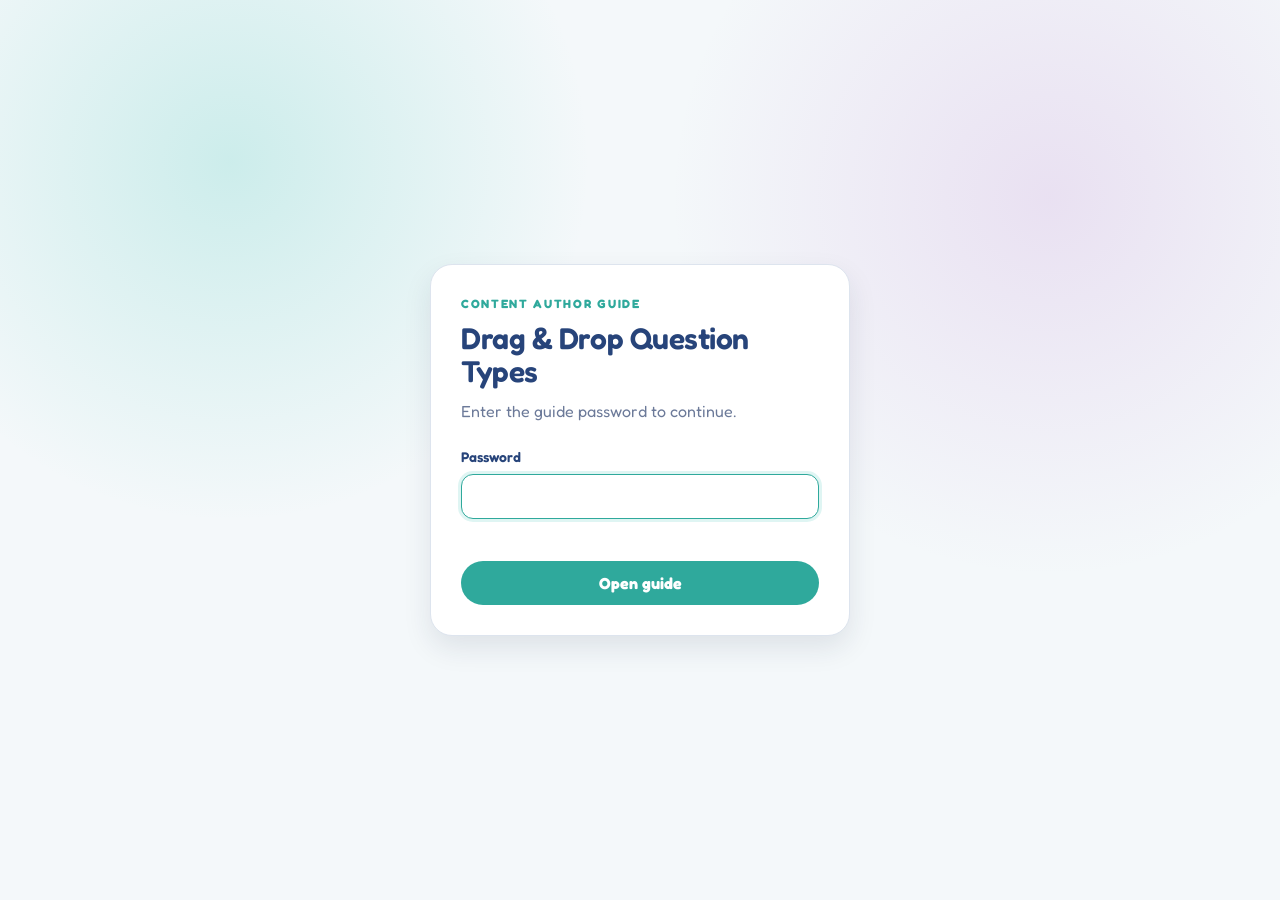
<file: DragAndDrop/ddxyintoab.html>
<!DOCTYPE html>
<html lang="en">
<head>
  <meta charset="UTF-8" />
  <meta name="viewport" content="width=device-width, initial-scale=1.0" />
  <title>DDXYintoAB — Drag &amp; Drop Author Guide</title>
  <link rel="stylesheet" href="assets/styles.css" />
  <script src="assets/auth.js"></script>
</head>
<body>
  <div class="topbar">
    <div class="topbar-inner">
      <a class="topbar-logo" href="index.html">Khan Kids <span>· Question Types</span></a>
      <span class="topbar-sep">/</span>
      <span class="topbar-crumb">Drag &amp; Drop</span>
      <span class="topbar-sep">/</span>
      <span class="topbar-crumb">DDXYintoAB</span>
    </div>
  </div>

  <div class="wrap" style="padding-top:24px;">
    <a class="back-link" href="index.html">All question types</a>
  </div>

  <header class="hero" style="padding-top:28px;">
    <div class="eyebrow">Family 1 · Slot-Based Drags</div>
    <h1>DDXYintoAB</h1>
    <p class="lede">
      The child sorts <code>Valid</code> items into two drop slot groups:
      <code>drop1</code> or <code>drop2</code>. <code>Bogus</code> items belong in neither.
    </p>
  </header>

  <div class="doc">
    <!-- ---------------- Sidebar TOC ---------------- -->
    <nav class="toc" aria-label="Guide navigation">
      <div class="toc-block">
        <div class="toc-title">Question types</div>
        <div class="toc-group-label">Slot-Based</div>
        <a class="type-jump" href="ddxintoa.html"><span>DDXintoA</span><small>One drop slot group</small></a>
        <a class="type-jump current" href="ddxyintoab.html"><span>DDXYintoAB</span><small>Two drop slot groups</small></a>
        <a class="type-jump" href="dd1slotperitem.html"><span>DD1SlotPerItem</span><small>One item per drop slot</small></a>
        <a class="type-jump" href="ddanyslot.html"><span>DDAnySlot</span><small>Any Valid item fits</small></a>
        <div class="toc-group-label">Boxes</div>
        <a class="type-jump" href="ddboxes.html"><span>DDBoxes</span><small>Match to drop slots</small></a>
        <a class="type-jump" href="ddfillboxes.html"><span>DDFillBoxes</span><small>Resize to drop slot</small></a>
        <a class="type-jump" href="ddanyboxes.html"><span>DDAnyBoxes</span><small>Fill correct drop slots</small></a>
        <a class="type-jump" href="ddletterboxes.html"><span>DDLetterBoxes</span><small>Text items in order</small></a>
      </div>
      <div class="toc-block">
        <div class="toc-title">On this page</div>
        <a href="#how">How it works</a>
        <a href="#vs">DDXintoA vs DDXYintoAB</a>
        <a href="#fields">Key fields</a>
        <a href="#items">Item types</a>
        <a href="#v21" class="sub">2.1 · Sort two groups</a>
        <a href="#v22" class="sub">2.2 · Valid + Bogus items</a>
      </div>
    </nav>

    <!-- ---------------- Content ---------------- -->
    <main class="content">

      <!-- ===== HOW IT WORKS ===== -->
      <h2 id="how">How it works</h2>
      <p>
        In a <code>DDXYintoAB</code> question there are two drop slot groups:
        <code>drop1</code> and <code>drop2</code>. Each <code>Valid</code> item belongs in
        one of those groups. <code>Bogus</code> items belong in neither group.
      </p>
      <div class="callout">
        <p class="callout-title">The one rule that defines DDXYintoAB</p>
        <p>
          There are exactly two accepted drop slot groups. Each <code>Valid</code> item is
          tagged with <code>"slot": "1"</code> (belongs in <code>drop1</code>) or
          <code>"slot": "2"</code> (belongs in <code>drop2</code>).
        </p>
      </div>

      <!-- ===== VS ===== -->
      <h2 id="vs">DDXintoA vs DDXYintoAB</h2>
      <p>If you already read the DDXintoA guide, this is the only change to keep in mind:</p>
      <table class="glossary">
        <tr><th></th><th>DDXintoA</th><th>DDXYintoAB</th></tr>
        <tr><td><b>Drop slot groups</b></td><td>One accepted group</td><td>Two accepted groups (<code>drop1</code> &amp; <code>drop2</code>)</td></tr>
        <tr><td><b>The task</b></td><td>Drag Valid item(s) into one group.</td><td>Sort Valid items into group 1 or group 2.</td></tr>
        <tr><td><b>Item <code>slot</code></b></td><td>The accepted drop slot (e.g. <code>drop2</code>)</td><td><code>"1"</code> or <code>"2"</code> — which drop slot group accepts it</td></tr>
      </table>

      <!-- ===== KEY FIELDS ===== -->
      <h2 id="fields">Key fields you’ll set</h2>
      <table class="glossary">
        <tr><th>Field</th><th>What it does</th></tr>
        <tr><td><code>questionType</code></td><td>Always <code>"DDXYintoAB"</code> for this type.</td></tr>
        <tr><td><code>layout</code></td><td>The visual template — where the two drop slot groups and the tray sit.</td></tr>
        <tr><td><code>behaviorStyle</code></td><td>Optional special container, e.g. <code>"Fishbowl"</code> or <code>"ToyBox"</code> (two drawers).</td></tr>
        <tr><td><code>numTotalItems</code></td><td>How many draggable items appear in total.</td></tr>
        <tr><td><code>numValidItems</code></td><td>How many <code>Valid</code> items need to be sorted into a drop slot group.</td></tr>
        <tr><td><code>soundExt</code></td><td>Which audio version plays on tap, e.g. <code>"_word"</code>, <code>"_phonics"</code>, <code>"_silent"</code>.</td></tr>
      </table>
      <div class="callout note">
        <p class="callout-title">The two-slot wiring, in plain terms</p>
        <p>
          A <b>Valid</b> item’s <code>"slot": "1"</code> or <code>"2"</code> says which
          drop slot group accepts it. The groups themselves are built from a <b>Drop</b>
          plus a <b>Static</b> or <b>Custom</b> picture sharing
          <code>drop1</code> / <code>drop2</code>. One <code>Valid</code> entry can list
          several pictures separated by commas — they all belong to the same group.
        </p>
      </div>

      <!-- ===== ITEM TYPES ===== -->
      <h2 id="items">Item types inside <code>items</code></h2>
      <table class="glossary">
        <tr><th>itemType</th><th>Meaning</th></tr>
        <tr><td><code>Valid</code></td><td>A draggable item accepted by one drop slot group. <code>"slot": "1"</code> → <code>drop1</code>, <code>"slot": "2"</code> → <code>drop2</code>.</td></tr>
        <tr><td><code>Bogus</code></td><td>A draggable item accepted by neither drop slot group.</td></tr>
        <tr><td><code>Static</code></td><td>A fixed picture — usually drop slot art / label, placed on <code>drop1</code> or <code>drop2</code>.</td></tr>
        <tr><td><code>Drop</code></td><td>Defines a drop slot group itself (its position/size).</td></tr>
        <tr><td><code>Custom</code></td><td>A special interactive container (e.g. a fishbowl with colored water).</td></tr>
        <tr><td><code>Background</code></td><td>The full-screen background image.</td></tr>
        <tr><td><code>Instruction</code></td><td>What Kodi says/asks.</td></tr>
        <tr><td><code>Yay</code> / <code>Oops</code></td><td>The correct / incorrect feedback (text + audio).</td></tr>
      </table>

      <!-- ============================================================ -->
      <!-- VARIANT 2.1                                                  -->
      <!-- ============================================================ -->
      <h2 id="v21"><span class="variant-tag">2.1</span> Sort two groups — each group into its own drop slot</h2>
      <p>
        Every item on screen is <code>Valid</code>. One group of <code>Valid</code> items
        goes into <code>drop1</code>, and the other group goes into
        <code>drop2</code>. Here <code>numValidItems</code> equals <code>numTotalItems</code>
        because everything gets sorted.
      </p>

      <!-- Example 2.1.a -->
      <div class="example">
        <div class="example-head">
          <span class="example-ask">Size match: big hat on the big orangutan, small hat on the small one</span>
          <span class="example-file">A4_APL_APLe_EAR_02.leaf.json · 6–76</span>
        </div>
        <div class="example-body">
          <div class="example-visual">
            <div class="shot" data-shot="ddxyintoab-21-hats.png">
              <div class="shot-hint">
                <b>Add screenshot here</b>
                <span class="path">assets/ddxyintoab-21-hats.png</span>
              </div>
            </div>
            <p class="visual-caption">Two orangutans (big &amp; small) mark the two drop slots. The big hat is Valid for <code>drop1</code>; the small hat is Valid for <code>drop2</code>.</p>
          </div>
          <pre class="example-code">{
  "name": "q1a",
  "questionType": "DDXYintoAB",
  "layout": "USGK/CommonLayouts/Drag/DD1SlotPerItem2STall",
  "numValidItems": 2,
  "numTotalItems": 2,
  "comments": "big with big - hat",
  "soundExt": "_silent",
  "items": [
    { "itemType": "Valid", "path": ".../hat.png", "slot": "1", "scale": "150%" },
    { "itemType": "Valid", "path": ".../hat.png", "slot": "2", "scale": "80%" },
    { "itemType": "Static", "path": ".../orangutan.png", "slot": "drop1", "scale": "100%" },
    { "itemType": "Drop",   "slot": "drop1", "x": "49%", "y": "42%", "scale": "55%" },
    { "itemType": "Static", "path": ".../orangutan.png", "slot": "drop2", "scale": "55%" },
    { "itemType": "Drop",   "slot": "drop2", "x": "49%", "y": "74%", "scale": "30%" },
    { "itemType": "Background", "path": ".../earthdayjungle.png" },
    { "itemType": "Instruction", "text": "Put the big hat on the big orangutan. Put the small hat on the small orangutan." },
    { "itemType": "Yay", "text": "outstanding orangutan! Now lets do something silly." }
  ]
}</pre>
        </div>
        <div class="example-note">
          The big hat is <code>"slot": "1"</code> (<code>drop1</code>); the small hat is
          <code>"slot": "2"</code> (<code>drop2</code>). Each drop slot is a
          <b>Static</b> orangutan picture plus a <b>Drop</b> item sharing the same
          <code>drop1</code>/<code>drop2</code> name.
        </div>
      </div>

      <!-- Example 2.1.b -->
      <div class="example">
        <div class="example-head">
          <span class="example-ask">Color sort (Fishbowl): brown things in green water, green things in brown water</span>
          <span class="example-file">A3_APL_APLe_EAR_04.leaf.json · 55–109</span>
        </div>
        <div class="example-body">
          <div class="example-visual">
            <div class="shot" data-shot="ddxyintoab-21-fishbowl.png">
              <div class="shot-hint">
                <b>Add screenshot here</b>
                <span class="path">assets/ddxyintoab-21-fishbowl.png</span>
              </div>
            </div>
            <p class="visual-caption">Two fishbowls (brown water &amp; green water) are the two drop slots. Each Valid item group goes into the opposite-color bowl.</p>
          </div>
          <pre class="example-code">{
  "name": "q2",
  "questionType": "DDXYintoAB",
  "behaviorStyle": "Fishbowl",
  "layout": "behaviorStyles/Fishbowl/layout",
  "numValidItems": 6,
  "numTotalItems": 6,
  "soundExt": "_silent",
  "comments": "brown in green, green in brown",
  "items": [
    { "itemType": "Valid",  "path": ".../Words:monkey,cockroach,beaver,weasel", "slot": "2" },
    { "itemType": "Custom", "path": ".../fishbowl1.png", "params": "waterColor=D0AB8B,waterLevel=50%", "slot": "drop1" },
    { "itemType": "Valid",  "path": ".../Words:chameleon,leaf,pear,frog", "slot": "1" },
    { "itemType": "Custom", "path": ".../fishbowl1.png", "params": "waterColor=5A9F4B,waterLevel=50%", "slot": "drop2" },
    { "itemType": "Background", "path": ".../earthdayflowerfield.png" },
    { "itemType": "Instruction", "text": "Put the brown things in the green water. Put the green things in the brown water." },
    { "itemType": "Oops", "text": "Oops! This is a tricky one. Listen carefully." },
    { "itemType": "Yay",  "text": "great job! lets do it again." }
  ]
}</pre>
        </div>
        <div class="example-note">
          Each <b>Valid</b> entry lists several pictures with commas — one whole group per
          drop slot. The drop slots are <b>Custom</b> fishbowls whose water color is set with
          <code>params</code>. <code>behaviorStyle: "Fishbowl"</code> turns on the bowl
          animation. (Note: the brown group is <code>"slot": "2"</code> and the green group
          is <code>"slot": "1"</code> because the answer is intentionally crossed — brown
          into green water.)
        </div>
      </div>

      <!-- Example 2.1.c -->
      <div class="example">
        <div class="example-head">
          <span class="example-ask">Pronoun sort (ToyBox): sort the people into the “He” and “She” drawers</span>
          <span class="example-file">Drag-All.leaf.json · 206–260</span>
        </div>
        <div class="example-body">
          <div class="example-visual">
            <div class="shot" data-shot="ddxyintoab-21-toybox.png">
              <div class="shot-hint">
                <b>Add screenshot here</b>
                <span class="path">assets/ddxyintoab-21-toybox.png</span>
              </div>
            </div>
            <p class="visual-caption">Two labeled drawers (“He” / “She”) are the two drop slots. Each Valid person item is dragged into the matching drawer.</p>
          </div>
          <pre class="example-code">{
  "name": "q5",
  "questionType": "DDXYintoAB",
  "behaviorStyle": "ToyBox",
  "numValidItems": 8,
  "numTotalItems": 8,
  "soundExt": "_word",
  "comments": "DDXYintoAB; 2 Drawers with text labels",
  "items": [
    { "itemType": "Valid", "path": ".../people:boy1,boy2,boy3,man1,man2,man3,grandpa1,grandpa2,grandpa3" },
    { "itemType": "Valid", "path": ".../people:girl1,girl2,girl3,woman1,woman2,woman3,grandma1,grandma2,grandma3" },
    { "itemType": "Bogus", "path": ".../people:people1,people2,people3" },
    { "itemType": "Instruction", "text": "Sort the people by the pronoun he or she.", "block": "0%" },
    { "itemType": "Yay", "text": "You sorted them." },
    { "itemType": "Background", "path": ".../patternbg10.png" },
    { "itemType": "Custom", "path": "behaviorStyles/Toybox/drawerorange.png" },
    { "itemType": "Static", "text": "He",  "audioPath": ".../Words:He_word",  "slot": "drop1" },
    { "itemType": "Static", "text": "She", "audioPath": ".../Words:She_word", "slot": "drop2" }
  ]
}</pre>
        </div>
        <div class="example-note">
          <code>behaviorStyle: "ToyBox"</code> gives two drawers. The first <b>Valid</b>
          group (boys/men/grandpas) sorts into <code>drop1</code> (“He”), the second group
          (girls/women/grandmas) into <code>drop2</code> (“She”). The drawer labels are <b>Static</b>
          text items on <code>drop1</code> / <code>drop2</code>. The mixed-group
          <b>Bogus</b> people belong in neither.
        </div>
      </div>

      <!-- ============================================================ -->
      <!-- VARIANT 2.2                                                  -->
      <!-- ============================================================ -->
      <h2 id="v22"><span class="variant-tag">2.2</span> Valid items into two drop slots — with Bogus items</h2>
      <p>
        Same two drop slot groups, but now the tray also contains <code>Bogus</code> items
        that don’t belong in either group. The child has to sort the <code>Valid</code>
        items into their groups and leave the <code>Bogus</code> items behind.
        so <code>numValidItems</code> is smaller than <code>numTotalItems</code>.
      </p>

      <!-- Example 2.2.a -->
      <div class="example">
        <div class="example-head">
          <span class="example-ask">Letter sort: P to the polar bear, D to the deer</span>
          <span class="example-file">A5_LSW_LSWe_EAR_05_SortLetters.leaf.json · 68–132</span>
        </div>
        <div class="example-body">
          <div class="example-visual">
            <div class="shot" data-shot="ddxyintoab-22-letters.png">
              <div class="shot-hint">
                <b>Add screenshot here</b>
                <span class="path">assets/ddxyintoab-22-letters.png</span>
              </div>
            </div>
            <p class="visual-caption">Two animal drop slots (polar bear “p”, deer “d”). The child drags Valid p and d items to the matching drop slot and ignores the Bogus letters.</p>
          </div>
          <pre class="example-code">{
  "name": "q2",
  "questionType": "DDXYintoAB",
  "layout": "USGK/CommonLayouts/Drag/DDXYintoAB",
  "numValidItems": 6,
  "numTotalItems": 10,
  "soundExt": "_phonics",
  "comments": "p to polar bear. d to deer",
  "items": [
    { "itemType": "Valid", "text": "p", "slot": "1", "textColor": "645B83", "scale": "90%" },
    { "itemType": "Valid", "text": "d", "slot": "2", "textColor": "645B83", "scale": "90%" },
    { "itemType": "Bogus", "text": "a,m,j,b,c,s,x,i,l", "textColor": "645B83", "scale": "90%" },
    { "itemType": "Background", "path": ".../earthdaytundra.png" },
    { "itemType": "Static", "text": "p", "slot": "drop1", "bgPath": ".../polarbear.png",
      "audioPath": ".../polarbear_word.mp3", "params": "bgScale=85%" },
    { "itemType": "Static", "text": "d", "slot": "drop2", "bgPath": ".../deer.png",
      "audioPath": ".../deer_word.mp3" },
    { "itemType": "Instruction", "text": "Drag the letter P to the polar bear. Drag the letter D to the deer." }
  ]
}</pre>
        </div>
        <div class="example-note">
          The “p” is <code>"slot": "1"</code> (polar bear on <code>drop1</code>) and
          the “d” is <code>"slot": "2"</code> (deer on <code>drop2</code>). The
          <b>Bogus</b> entry holds a comma-separated list of Bogus letters
          (<code>a, m, j, …</code>) that belong in neither group. Each drop slot is a <b>Static</b>
          letter sitting on its animal picture (<code>bgPath</code>).
        </div>
      </div>

      <div class="callout note">
        <p class="callout-title">Quick recap of the two shapes</p>
        <p>
          <b>2.1</b> all items are Valid and sorted into one of two drop slot groups ·
          <b>2.2</b> sort the Valid items and leave the Bogus items behind.
          In both cases there are exactly two accepted drop slot groups — that’s
          what makes it DDXYintoAB.
        </p>
      </div>

      <nav class="next-prev" aria-label="Question type navigation">
        <a class="prev" href="ddxintoa.html">
          <span class="next-prev-label">Previous type</span>
          <strong>DDXintoA</strong>
          <span>One drop slot group</span>
        </a>
        <a class="next" href="dd1slotperitem.html">
          <span class="next-prev-label">Next type</span>
          <strong>DD1SlotPerItem</strong>
          <span>One item per drop slot</span>
        </a>
      </nav>

    </main>
  </div>

  <footer>
    Khan Academy Kids · Internal content-author documentation · DDXYintoAB
  </footer>

  <script>
    // Lightweight JSON syntax highlighting for the example code blocks.
    document.querySelectorAll('.example-code').forEach(function (el) {
      var html = el.innerHTML;
      html = html.replace(/: (&quot;[^&]*?&quot;|"[^"]*?")/g, ': <span class="s">$1</span>');
      html = html.replace(/("[^"]*?")(\s*):/g, '<span class="k">$1</span>$2:');
      el.innerHTML = html;
    });

    // If a screenshot file exists in assets/, swap the placeholder for the image.
    document.querySelectorAll('.shot[data-shot]').forEach(function (box) {
      var file = box.getAttribute('data-shot');
      var img = new Image();
      img.onload = function () {
        box.innerHTML = '';
        box.appendChild(img);
        box.style.borderStyle = 'solid';
      };
      img.src = 'assets/' + file;
      img.alt = file;
    });
  </script>
</body>
</html>
</file>
<file: DragAndDrop/assets/styles.css>
/* ===========================================================================
   Drag & Drop Question Types — shared documentation styles
   Audience: Khan Kids content authors (non-engineers)
   Visual language matches the rest of designs-repo (Fredoka, teal/navy).
   =========================================================================== */

@import url('https://fonts.googleapis.com/css2?family=Fredoka:wght@400;500;600;700&display=swap');
@import url('https://fonts.googleapis.com/css2?family=JetBrains+Mono:wght@400;500;600&display=swap');

:root {
  --bg-page:        #f4f8fa;
  --bg-soft:        #eef3f7;
  --card:           #ffffff;
  --text-primary:   #27447a;
  --text-body:      #3c4a63;
  --text-muted:     #6c7a99;
  --rule:           #dde4ee;

  /* Khan Kids palette */
  --kk-teal:        #4ec9bc;
  --kk-teal-deep:   #2fa99c;
  --kk-navy:        #2b3a55;
  --kk-letters:     #4aa3c9;
  --kk-reading:     #e85f74;
  --kk-math:        #f5a623;
  --kk-logic:       #b066c6;

  /* Code block */
  --code-bg:        #1f2a44;
  --code-ink:       #e7ecf5;
  --code-key:       #8fd3ff;
  --code-str:       #ffd79a;
  --code-mut:       #8a93a7;

  --font:      'Fredoka', system-ui, -apple-system, BlinkMacSystemFont, 'Segoe UI', sans-serif;
  --font-mono: 'JetBrains Mono', ui-monospace, SFMono-Regular, Menlo, monospace;

  --shadow-sm: 0 2px 8px rgba(31, 42, 68, 0.06);
  --shadow-md: 0 12px 28px rgba(31, 42, 68, 0.10);
}

* { box-sizing: border-box; }
html { scroll-behavior: smooth; scroll-padding-top: 96px; }
body {
  margin: 0;
  font-family: var(--font);
  background: var(--bg-page);
  color: var(--text-body);
  -webkit-font-smoothing: antialiased;
  -moz-osx-font-smoothing: grayscale;
  line-height: 1.55;
}
html.auth-locked body > *:not(.auth-gate) { display: none !important; }

/* ---------- Password gate ---------- */
.auth-gate {
  min-height: 100vh;
  display: grid;
  place-items: center;
  padding: 32px;
  background:
    radial-gradient(circle at 18% 18%, rgba(78, 201, 188, 0.24), transparent 28%),
    radial-gradient(circle at 82% 22%, rgba(176, 102, 198, 0.16), transparent 30%),
    var(--bg-page);
}
.auth-card {
  width: min(100%, 420px);
  background: var(--card);
  border: 1px solid var(--rule);
  border-radius: 22px;
  box-shadow: var(--shadow-md);
  padding: 30px;
}
.auth-eyebrow {
  margin: 0 0 8px;
  font-size: 12px;
  font-weight: 700;
  letter-spacing: 0.14em;
  text-transform: uppercase;
  color: var(--kk-teal-deep);
}
.auth-card h1 {
  margin-bottom: 10px;
  font-size: 30px;
}
.auth-copy {
  margin: 0 0 22px;
  color: var(--text-muted);
}
.auth-label {
  display: block;
  margin-bottom: 7px;
  color: var(--text-primary);
  font-size: 14px;
  font-weight: 600;
}
.auth-input {
  width: 100%;
  min-height: 44px;
  border: 1px solid #cbd7e6;
  border-radius: 12px;
  padding: 9px 12px;
  font: inherit;
  color: var(--text-primary);
  outline: none;
}
.auth-input:focus {
  border-color: var(--kk-teal-deep);
  box-shadow: 0 0 0 3px rgba(78, 201, 188, 0.18);
}
.auth-error {
  min-height: 20px;
  margin: 8px 0 14px;
  color: var(--kk-reading);
  font-size: 13px;
}
.auth-button {
  width: 100%;
  min-height: 44px;
  border: 0;
  border-radius: 999px;
  background: var(--kk-teal-deep);
  color: #fff;
  cursor: pointer;
  font: inherit;
  font-weight: 700;
}
.auth-button:hover { background: #258d83; }

/* ---------- Top bar ---------- */
.topbar {
  position: sticky;
  top: 0;
  z-index: 50;
  background: rgba(244, 248, 250, 0.86);
  backdrop-filter: blur(10px);
  border-bottom: 1px solid var(--rule);
}
.topbar-inner {
  max-width: 1180px;
  margin: 0 auto;
  padding: 14px 32px;
  display: flex;
  align-items: center;
  gap: 14px;
}
.topbar-logo {
  font-weight: 700;
  color: var(--text-primary);
  text-decoration: none;
  font-size: 16px;
  letter-spacing: -0.01em;
}
.topbar-logo span { color: var(--kk-teal-deep); }
.topbar-sep { color: var(--rule); }
.topbar-crumb { color: var(--text-muted); font-size: 14px; font-weight: 500; }

/* ---------- Back link ---------- */
.back-link {
  display: inline-flex;
  align-items: center;
  gap: 6px;
  font-size: 14px;
  font-weight: 500;
  color: var(--text-muted);
  text-decoration: none;
  transition: color 0.18s ease;
}
.back-link:hover { color: var(--text-primary); }
.back-link::before {
  content: '←';
  font-weight: 600;
  transition: transform 0.18s ease;
}
.back-link:hover::before { transform: translateX(-2px); }

/* ---------- Layout shells ---------- */
.wrap {
  max-width: 1180px;
  margin: 0 auto;
  padding: 0 32px;
}
.hero {
  max-width: 880px;
  margin: 0 auto;
  padding: 64px 32px 8px;
  text-align: center;
}
.eyebrow {
  font-size: 13px;
  letter-spacing: 0.14em;
  text-transform: uppercase;
  color: var(--text-muted);
  font-weight: 600;
  margin-bottom: 14px;
}
h1 {
  margin: 0 0 18px;
  font-weight: 600;
  font-size: 38px;
  line-height: 1.12;
  letter-spacing: -0.015em;
  color: var(--text-primary);
}
.lede {
  font-size: 18px;
  line-height: 1.6;
  color: var(--text-muted);
  max-width: 660px;
  margin: 0 auto;
}

/* ---------- Family sections (index) ---------- */
.family {
  max-width: 1080px;
  margin: 56px auto 0;
  padding: 0 32px;
}
.family-head {
  display: flex;
  align-items: baseline;
  gap: 12px;
  margin-bottom: 6px;
}
.family-kicker {
  font-size: 12px;
  font-weight: 700;
  letter-spacing: 0.12em;
  text-transform: uppercase;
  color: #fff;
  background: var(--kk-teal-deep);
  padding: 4px 10px;
  border-radius: 999px;
}
.family-kicker.alt { background: var(--kk-logic); }
.family h2 {
  margin: 0;
  font-size: 26px;
  font-weight: 600;
  color: var(--text-primary);
}
.family-note {
  margin: 6px 0 22px;
  color: var(--text-muted);
  font-size: 15px;
  max-width: 720px;
}
.family-note code { font-family: var(--font-mono); font-size: 13px; color: var(--text-primary); }

.type-list {
  display: grid;
  gap: 12px;
}
.type-toggle {
  background: var(--card);
  border: 1px solid var(--rule);
  border-radius: 16px;
  box-shadow: var(--shadow-sm);
  overflow: hidden;
  transition: border-color 0.16s ease, box-shadow 0.16s ease;
}
.type-toggle[open] {
  border-color: #b9ded9;
  box-shadow: var(--shadow-md);
}
.type-toggle summary {
  position: relative;
  display: grid;
  grid-template-columns: minmax(150px, 220px) minmax(0, 1fr);
  gap: 16px;
  align-items: center;
  min-height: 72px;
  padding: 18px 54px 18px 22px;
  cursor: pointer;
  list-style: none;
}
.type-toggle summary::-webkit-details-marker { display: none; }
.type-toggle summary::after {
  content: '+';
  position: absolute;
  right: 22px;
  top: 50%;
  transform: translateY(-50%);
  width: 26px;
  height: 26px;
  border-radius: 50%;
  background: var(--bg-soft);
  color: var(--kk-teal-deep);
  display: grid;
  place-items: center;
  font-family: var(--font-mono);
  font-weight: 600;
}
.type-toggle[open] summary::after { content: '-'; }
.type-toggle summary:hover { background: #fbfdff; }
.type-name {
  font-family: var(--font-mono);
  font-size: 16px;
  font-weight: 600;
  color: var(--text-primary);
}
.type-summary {
  font-size: 14.5px;
  color: var(--text-muted);
  margin: 0;
  line-height: 1.4;
}
.type-detail {
  border-top: 1px solid var(--rule);
  padding: 18px 22px 20px;
  background:
    linear-gradient(180deg, #fbfdff 0%, #ffffff 100%);
}
.type-detail p {
  max-width: 760px;
  margin: 0 0 8px;
  font-size: 14.5px;
  color: var(--text-body);
}
.type-detail p:last-of-type { margin-bottom: 0; }
.type-detail b {
  color: var(--text-primary);
  font-weight: 600;
}
.type-detail ul {
  margin: -2px 0 12px;
  padding-left: 22px;
  max-width: 760px;
}
.type-detail li {
  margin: 5px 0;
  font-size: 14.5px;
  color: var(--text-body);
}
.type-actions {
  display: flex;
  flex-wrap: wrap;
  gap: 10px;
  margin-top: 16px;
}
.type-actions a {
  display: inline-flex;
  align-items: center;
  min-height: 34px;
  padding: 7px 12px;
  border-radius: 999px;
  background: #e8f7f5;
  color: var(--kk-teal-deep);
  font-size: 13px;
  font-weight: 600;
  text-decoration: none;
  transition: background 0.16s ease, color 0.16s ease, transform 0.16s ease;
}
.type-actions a:hover {
  background: var(--kk-teal-deep);
  color: #fff;
  transform: translateY(-1px);
}

/* ---------- Doc page two-column (sidebar + content) ---------- */
.doc {
  display: grid;
  grid-template-columns: 240px minmax(0, 1fr);
  gap: 48px;
  max-width: 1180px;
  margin: 40px auto 0;
  padding: 0 32px 120px;
}
.toc {
  position: sticky;
  top: 96px;
  align-self: start;
  font-size: 14px;
}
.toc-block + .toc-block { margin-top: 28px; }
.toc-title {
  font-size: 11px;
  font-weight: 700;
  letter-spacing: 0.12em;
  text-transform: uppercase;
  color: var(--text-muted);
  margin-bottom: 12px;
}
.toc a {
  display: block;
  padding: 5px 0 5px 12px;
  border-left: 2px solid var(--rule);
  color: var(--text-muted);
  text-decoration: none;
  transition: color 0.15s ease, border-color 0.15s ease;
}
.toc a:hover { color: var(--text-primary); border-left-color: var(--kk-teal); }
.toc a.sub { padding-left: 24px; font-size: 13px; }
.toc-group-label {
  margin: 14px 0 7px;
  font-size: 11px;
  font-weight: 700;
  letter-spacing: 0.08em;
  text-transform: uppercase;
  color: var(--text-muted);
}
.type-jump {
  border-left: 0 !important;
  border-radius: 12px;
  padding: 8px 10px !important;
  margin: 2px 0;
}
.type-jump span {
  display: block;
  font-family: var(--font-mono);
  font-size: 13px;
  color: var(--text-primary);
}
.type-jump small {
  display: block;
  margin-top: 1px;
  color: var(--text-muted);
  font-size: 12px;
  line-height: 1.3;
}
.type-jump:hover { background: #eef8f7; }
.type-jump.current {
  background: #e4f8f5;
  box-shadow: inset 3px 0 0 var(--kk-teal-deep);
}
.type-jump.current span { color: var(--kk-teal-deep); }

.content { min-width: 0; }

/* ---------- Headings within content ---------- */
.content h2 {
  font-size: 24px;
  font-weight: 600;
  color: var(--text-primary);
  margin: 56px 0 6px;
  scroll-margin-top: 96px;
}
.content h2:first-child { margin-top: 0; }
.content h3 {
  font-size: 19px;
  font-weight: 600;
  color: var(--text-primary);
  margin: 40px 0 4px;
  scroll-margin-top: 96px;
}
.content p { font-size: 16px; color: var(--text-body); }
.content p.muted { color: var(--text-muted); font-size: 15px; }
.lead-list { font-size: 16px; color: var(--text-body); margin: 14px 0; padding-left: 22px; }
.lead-list li { margin: 8px 0; }

/* inline code */
code {
  font-family: var(--font-mono);
  font-size: 0.88em;
  background: var(--bg-soft);
  color: var(--text-primary);
  padding: 1.5px 6px;
  border-radius: 6px;
}

/* ---------- Callout / how-it-works box ---------- */
.callout {
  background: #eafaf8;
  border: 1px solid #c4ece6;
  border-left: 4px solid var(--kk-teal);
  border-radius: 12px;
  padding: 18px 22px;
  margin: 22px 0;
}
.callout.note {
  background: #fff7e8;
  border-color: #f3dca6;
  border-left-color: var(--kk-math);
}
.callout-title {
  font-weight: 600;
  color: var(--text-primary);
  margin: 0 0 6px;
  font-size: 15px;
}
.callout p { margin: 6px 0 0; font-size: 15px; }
.callout p:first-of-type { margin-top: 0; }

/* ---------- Glossary table ---------- */
.glossary {
  width: 100%;
  border-collapse: collapse;
  margin: 18px 0 8px;
  background: var(--card);
  border: 1px solid var(--rule);
  border-radius: 12px;
  overflow: hidden;
  font-size: 14.5px;
}
.glossary th, .glossary td {
  text-align: left;
  padding: 11px 16px;
  border-bottom: 1px solid var(--rule);
  vertical-align: top;
}
.glossary th {
  background: var(--bg-soft);
  font-weight: 600;
  color: var(--text-primary);
  font-size: 13px;
  letter-spacing: 0.02em;
}
.glossary tr:last-child td { border-bottom: none; }
.glossary td code { background: #eef3f7; }
.glossary td:first-child { white-space: nowrap; }

/* ---------- Example block (screenshot + JSON side by side) ---------- */
.example {
  margin: 22px 0 8px;
  border: 1px solid var(--rule);
  border-radius: 16px;
  overflow: hidden;
  background: var(--card);
  box-shadow: var(--shadow-sm);
}
.example-head {
  display: flex;
  flex-wrap: wrap;
  align-items: center;
  gap: 10px;
  padding: 14px 18px;
  border-bottom: 1px solid var(--rule);
  background: #fbfdff;
}
.example-ask {
  font-weight: 600;
  color: var(--text-primary);
  font-size: 15px;
}
.example-file {
  font-family: var(--font-mono);
  font-size: 12px;
  color: var(--text-muted);
  background: var(--bg-soft);
  padding: 3px 9px;
  border-radius: 6px;
  margin-left: auto;
}
.example-body {
  display: grid;
  grid-template-columns: 1fr 1fr;
  gap: 0;
}
.example-visual {
  padding: 18px;
  display: flex;
  flex-direction: column;
  gap: 10px;
  border-right: 1px solid var(--rule);
  background:
    repeating-linear-gradient(45deg, #f7fafc 0 12px, #f1f6f9 12px 24px);
}
/* Screenshot placeholder — drop a PNG into assets/ and set as background or <img> */
.shot {
  position: relative;
  width: 100%;
  aspect-ratio: 4 / 3;
  border: 2px dashed #b9c6d8;
  border-radius: 12px;
  background: #fff;
  display: flex;
  align-items: center;
  justify-content: center;
  text-align: center;
  color: var(--text-muted);
  font-size: 13px;
  overflow: hidden;
}
.shot img { width: 100%; height: 100%; object-fit: contain; display: block; }
.shot-hint {
  padding: 14px;
  max-width: 230px;
}
.shot-hint b { color: var(--text-primary); font-weight: 600; display: block; margin-bottom: 4px; }
.shot-hint .path { font-family: var(--font-mono); font-size: 11px; color: var(--text-muted); word-break: break-all; }
.visual-caption { font-size: 13px; color: var(--text-muted); margin: 0; }

.example-code {
  margin: 0;
  background: var(--code-bg);
  color: var(--code-ink);
  font-family: var(--font-mono);
  font-size: 12.5px;
  line-height: 1.6;
  padding: 18px 20px;
  overflow-x: auto;
  max-height: 520px;
}
.example-code .k { color: var(--code-key); }   /* json key */
.example-code .s { color: var(--code-str); }   /* json string value */
.example-code .c { color: var(--code-mut); font-style: italic; } /* comment / annotation */

/* per-example explanatory note under the block */
.example-note {
  padding: 14px 18px;
  border-top: 1px solid var(--rule);
  font-size: 14.5px;
  color: var(--text-body);
  background: #fbfdff;
}
.example-note b { color: var(--text-primary); font-weight: 600; }

/* ---------- Variant intro ---------- */
.variant-tag {
  display: inline-block;
  font-family: var(--font-mono);
  font-size: 12px;
  font-weight: 600;
  color: #fff;
  background: var(--kk-teal-deep);
  padding: 2px 9px;
  border-radius: 6px;
  margin-right: 8px;
  vertical-align: middle;
}

/* ---------- Cross-page navigation ---------- */
.next-prev {
  display: grid;
  grid-template-columns: 1fr 1fr;
  gap: 14px;
  margin-top: 64px;
}
.next-prev a {
  display: block;
  min-height: 92px;
  padding: 16px 18px;
  border: 1px solid var(--rule);
  border-radius: 16px;
  background: var(--card);
  color: inherit;
  text-decoration: none;
  box-shadow: var(--shadow-sm);
  transition: transform 0.16s ease, border-color 0.16s ease, box-shadow 0.16s ease;
}
.next-prev a:hover {
  transform: translateY(-2px);
  border-color: var(--kk-teal);
  box-shadow: var(--shadow-md);
}
.next-prev-label {
  display: block;
  margin-bottom: 5px;
  font-size: 11px;
  font-weight: 700;
  letter-spacing: 0.12em;
  text-transform: uppercase;
  color: var(--text-muted);
}
.next-prev strong {
  display: block;
  font-family: var(--font-mono);
  font-size: 15px;
  color: var(--text-primary);
}
.next-prev span:last-child {
  display: block;
  margin-top: 3px;
  font-size: 13px;
  color: var(--text-muted);
}
.next-prev .next { text-align: right; }

/* ---------- Footer ---------- */
footer {
  max-width: 1180px;
  margin: 64px auto 0;
  padding: 22px 32px 40px;
  border-top: 1px solid var(--rule);
  font-size: 13px;
  color: var(--text-muted);
}

/* ---------- Responsive ---------- */
@media (max-width: 900px) {
  .doc { grid-template-columns: 1fr; gap: 24px; }
  .toc { position: static; display: none; }
  .type-toggle summary { grid-template-columns: 1fr; gap: 4px; }
  .example-body { grid-template-columns: 1fr; }
  .example-visual { border-right: none; border-bottom: 1px solid var(--rule); }
  .next-prev { grid-template-columns: 1fr; }
  .next-prev .next { text-align: left; }
}
</file>
